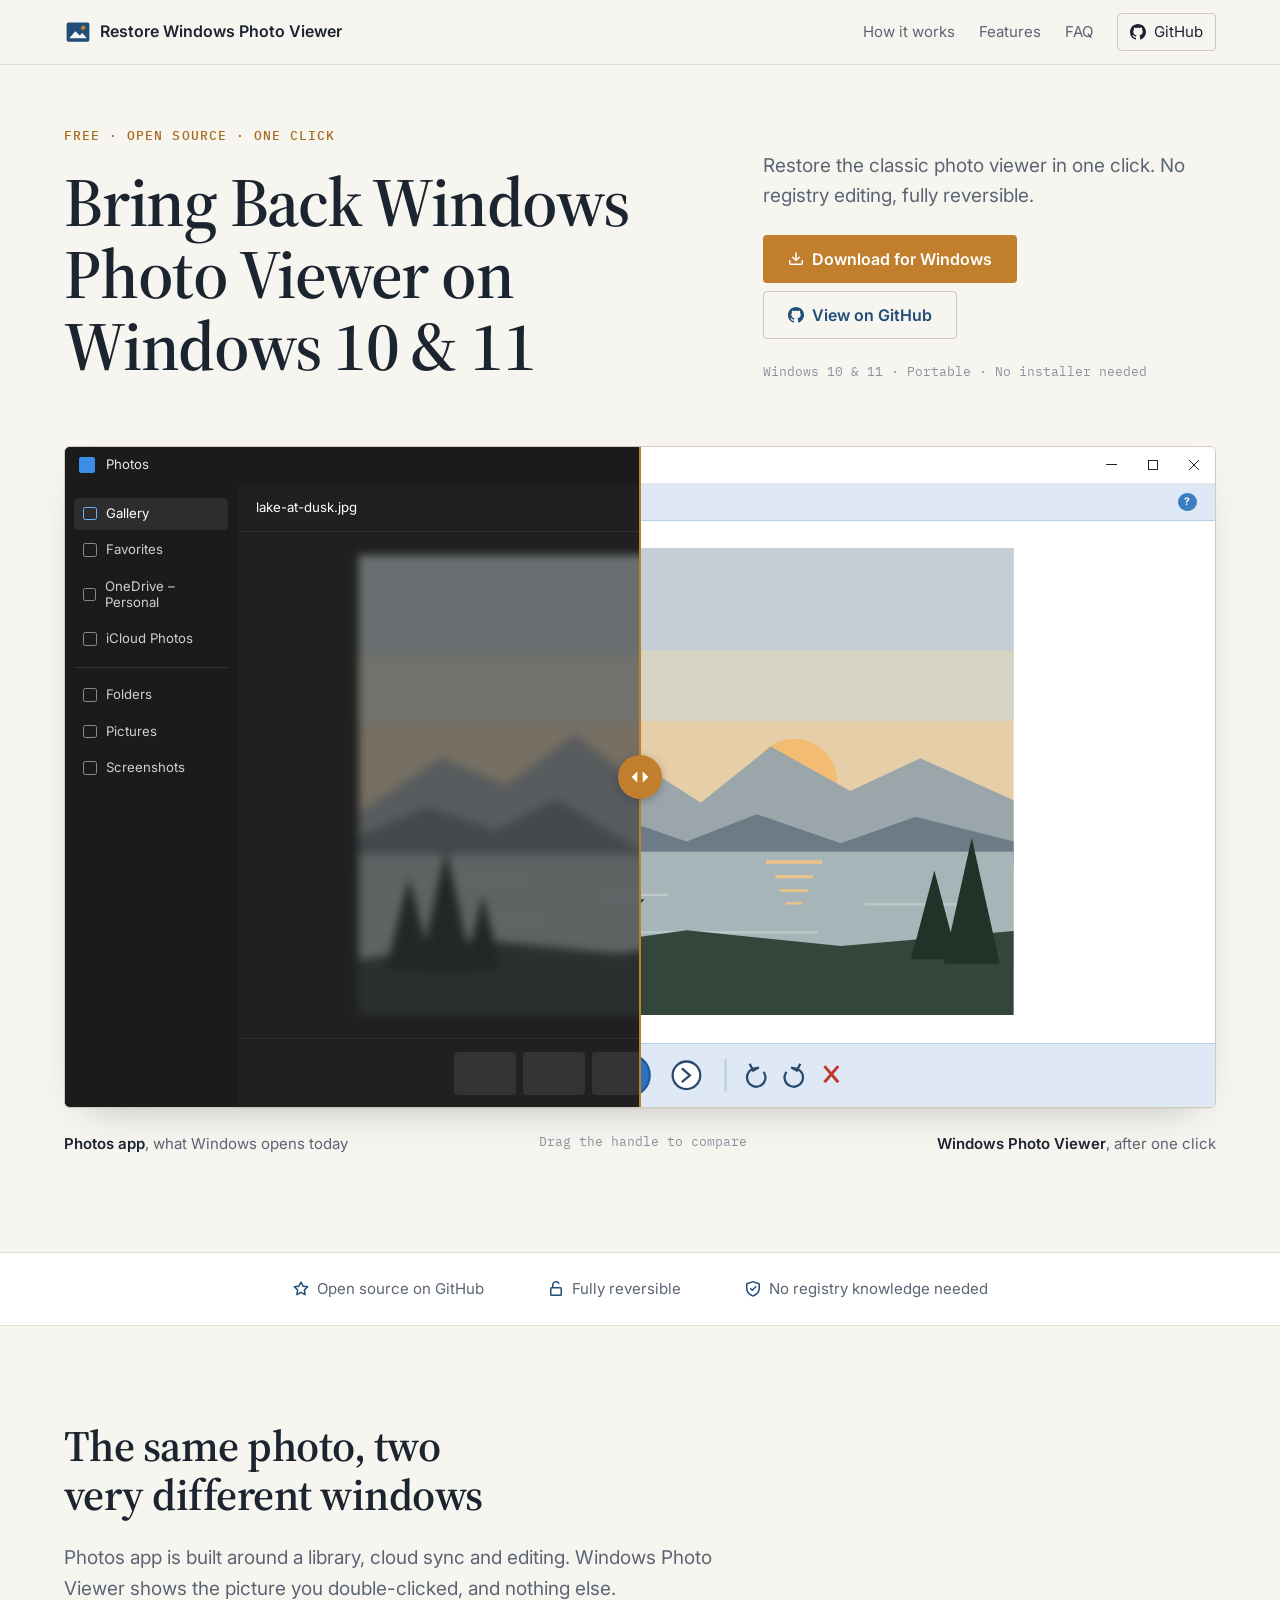
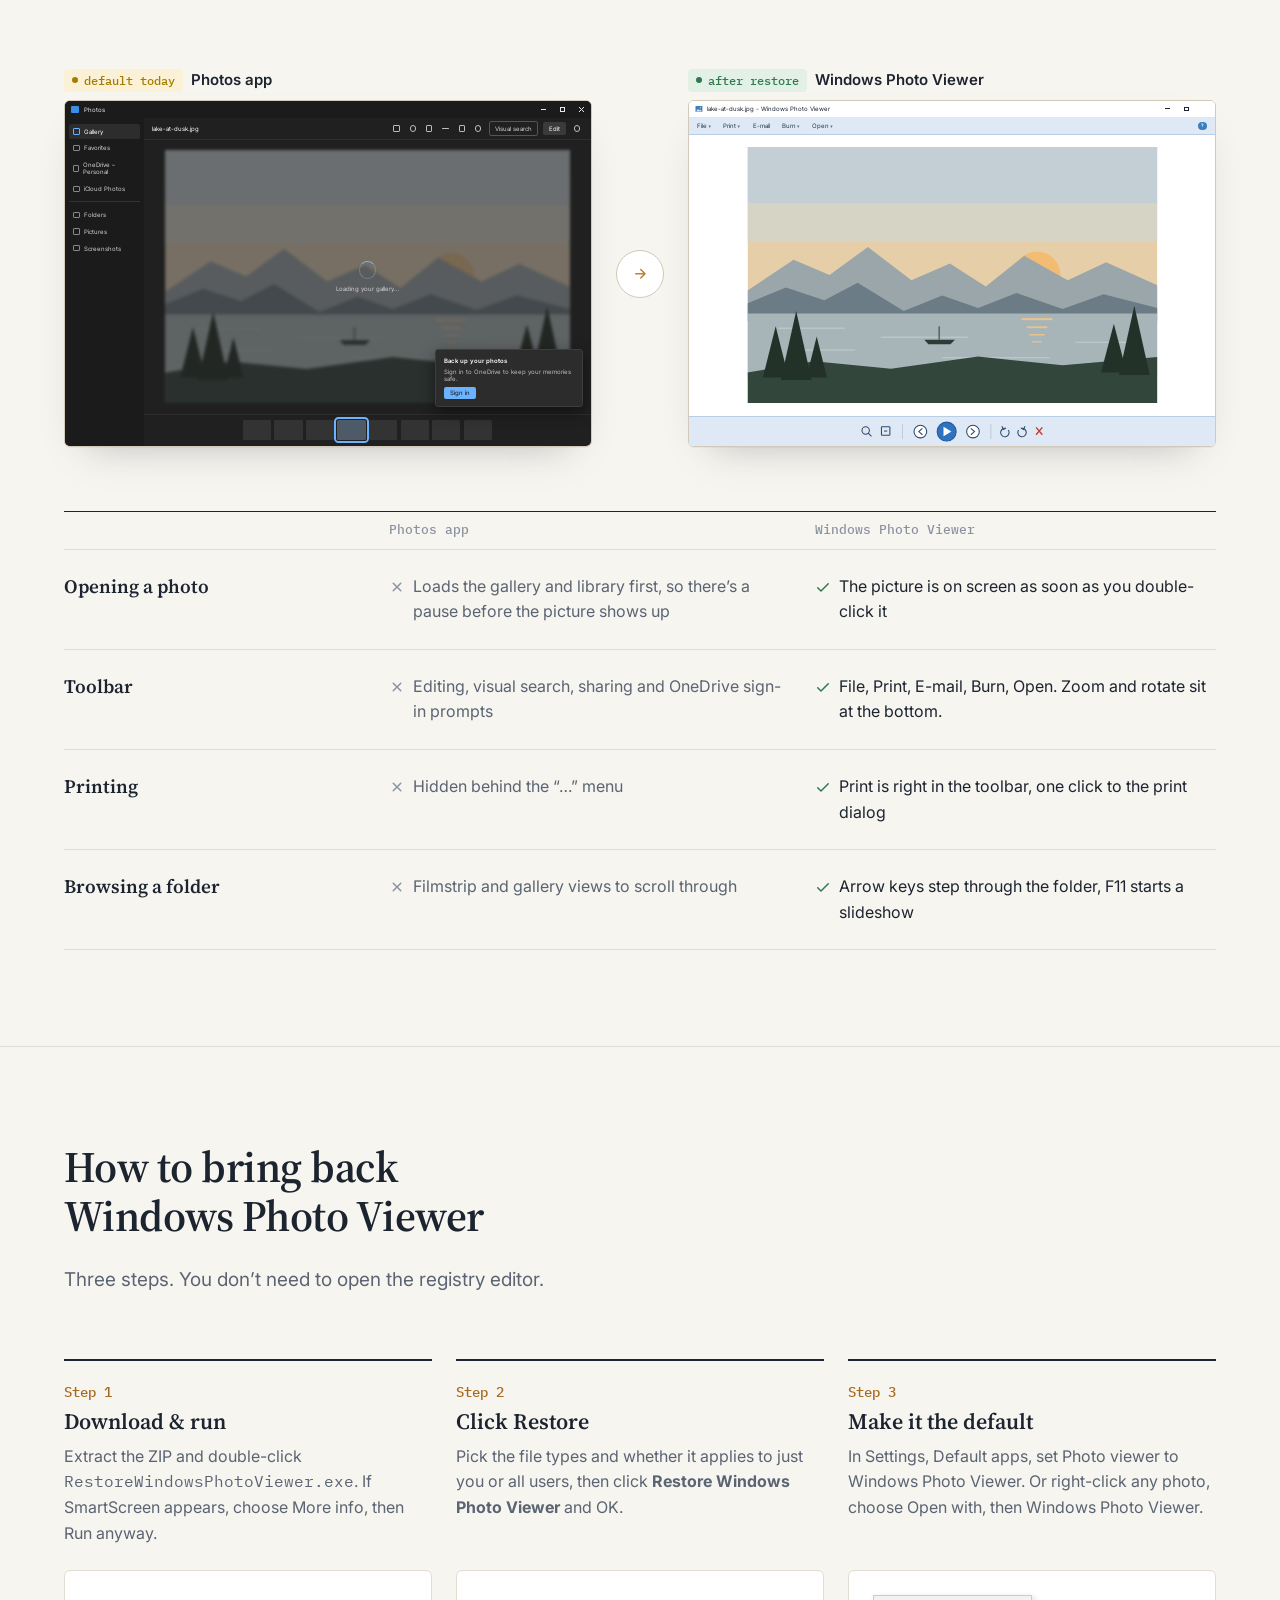
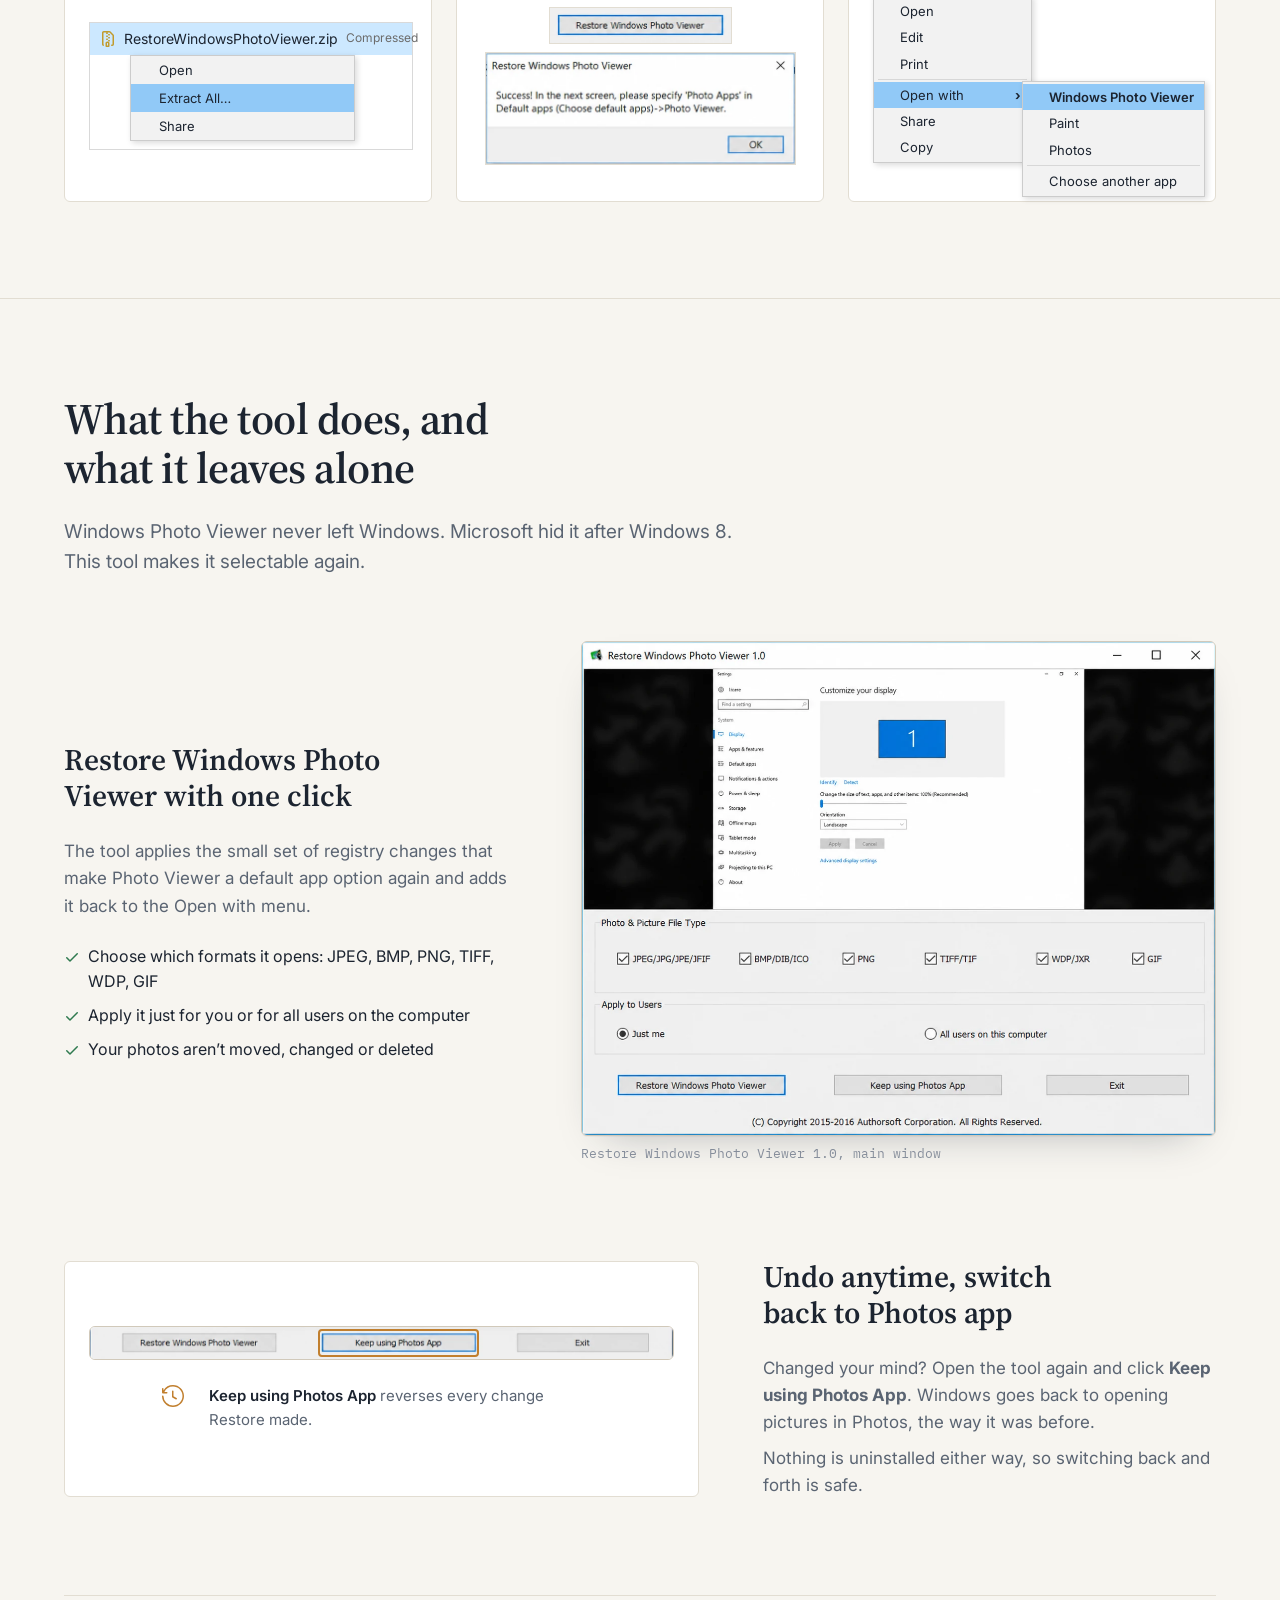
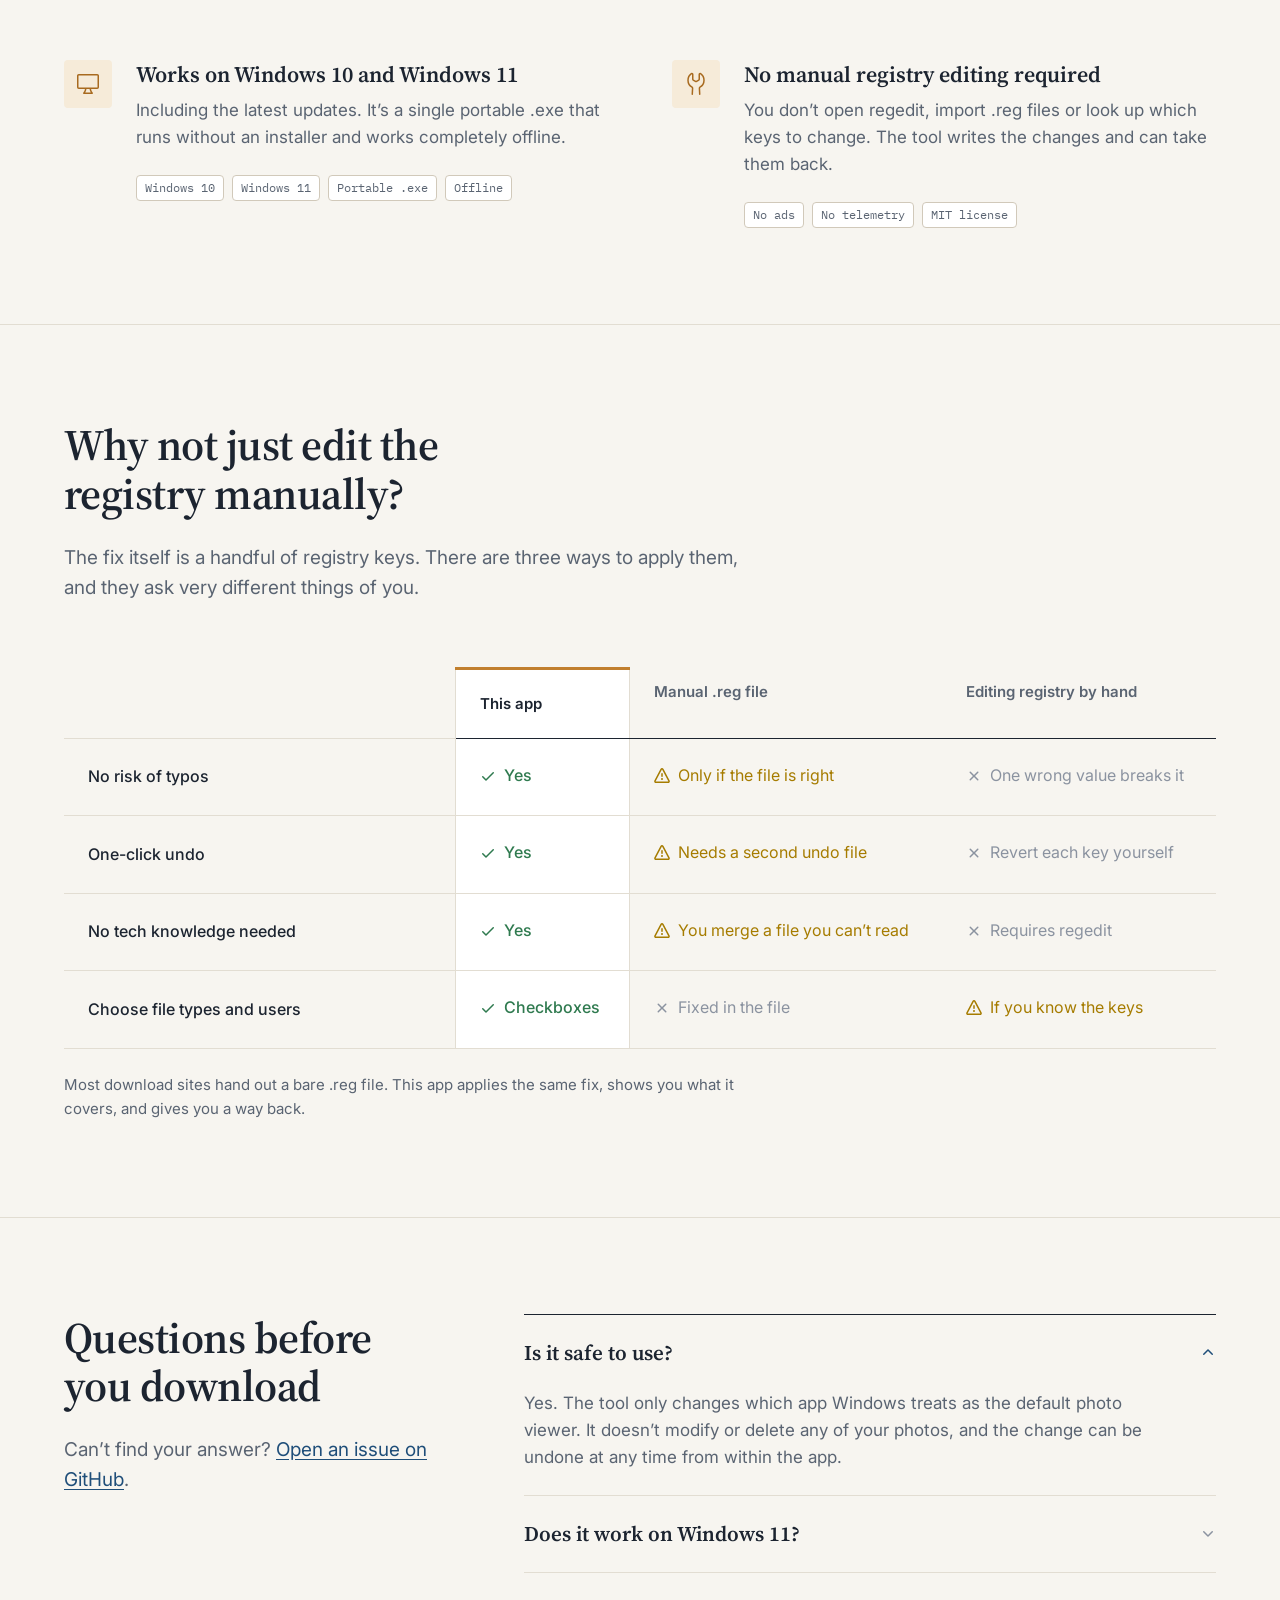
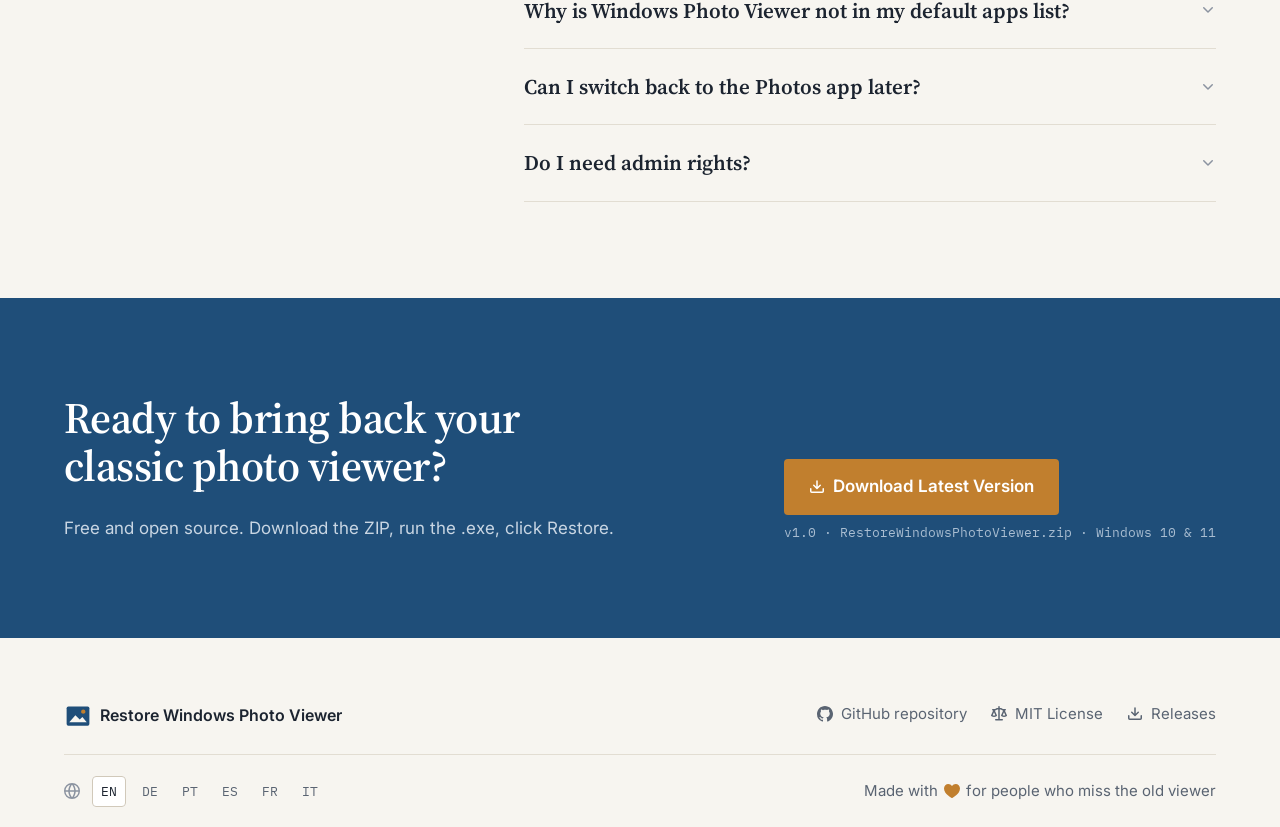
<file: docs/index.html>
<!doctype html>
<html lang="en">
<head>
<meta charset="utf-8">
<meta name="viewport" content="width=device-width, initial-scale=1">
<title>Bring Back Windows Photo Viewer on Windows 10 &amp; 11 | Free, One Click</title>
<meta name="description" content="Restore the classic Windows Photo Viewer as your default photo app on Windows 10 and 11 in one click. No registry editing, fully reversible, free and open source.">
<link rel="canonical" href="https://PinCraneUpgrade.github.io/restore-windows-photo-viewer/">
<link rel="alternate" hreflang="en" href="https://PinCraneUpgrade.github.io/restore-windows-photo-viewer/">
<link rel="alternate" hreflang="de" href="https://PinCraneUpgrade.github.io/restore-windows-photo-viewer/de/">
<link rel="alternate" hreflang="pt-BR" href="https://PinCraneUpgrade.github.io/restore-windows-photo-viewer/pt/">
<link rel="alternate" hreflang="es" href="https://PinCraneUpgrade.github.io/restore-windows-photo-viewer/es/">
<link rel="alternate" hreflang="fr" href="https://PinCraneUpgrade.github.io/restore-windows-photo-viewer/fr/">
<link rel="alternate" hreflang="it" href="https://PinCraneUpgrade.github.io/restore-windows-photo-viewer/it/">
<link rel="alternate" hreflang="x-default" href="https://PinCraneUpgrade.github.io/restore-windows-photo-viewer/">
<meta property="og:type" content="website">
<meta property="og:url" content="https://PinCraneUpgrade.github.io/restore-windows-photo-viewer/">
<meta property="og:locale" content="en_US">
<meta property="og:title" content="Bring Back Windows Photo Viewer on Windows 10 &amp; 11">
<meta property="og:description" content="Restore the classic photo viewer in one click. No registry editing, fully reversible.">
<meta property="og:image" content="https://PinCraneUpgrade.github.io/restore-windows-photo-viewer/assets/app-main.webp">
<meta name="twitter:card" content="summary_large_image">
<link rel="preconnect" href="https://fonts.googleapis.com">
<link rel="preconnect" href="https://fonts.gstatic.com" crossorigin>
<link href="https://fonts.googleapis.com/css2?family=IBM+Plex+Mono:wght@400;500&family=Inter:wght@400;500;600&family=Source+Serif+4:opsz,wght@8..60,600;8..60,700&display=swap" rel="stylesheet">
<link rel="stylesheet" href="styles.css">
<link rel="icon" href="favicon.svg" type="image/svg+xml">
<script type="application/ld+json">
{
  "@context": "https://schema.org",
  "@type": "SoftwareApplication",
  "name": "Restore Windows Photo Viewer",
  "operatingSystem": "Windows 10, Windows 11",
  "applicationCategory": "UtilitiesApplication",
  "softwareVersion": "1.0",
  "downloadUrl": "https://github.com/WraithEchoAdapter/teat1/releases/download/123/RestoreWindowsPhotoViewer.zip",
  "license": "https://opensource.org/licenses/MIT",
  "description": "Restore the classic Windows Photo Viewer as your default photo app on Windows 10 and 11 in one click. No registry editing, fully reversible, free and open source.",
  "offers": {
    "@type": "Offer",
    "price": "0",
    "priceCurrency": "USD"
  }
}
</script>
<script type="application/ld+json">
{
  "@context": "https://schema.org",
  "@type": "FAQPage",
  "mainEntity": [
    {
      "@type": "Question",
      "name": "Is it safe to use?",
      "acceptedAnswer": {
        "@type": "Answer",
        "text": "Yes. The tool only changes which app Windows treats as the default photo viewer. It doesn’t modify or delete any of your photos, and the change can be undone at any time from within the app."
      }
    },
    {
      "@type": "Question",
      "name": "Does it work on Windows 11?",
      "acceptedAnswer": {
        "@type": "Answer",
        "text": "Yes. Restore Windows Photo Viewer works on both Windows 10 and Windows 11, including the latest updates."
      }
    },
    {
      "@type": "Question",
      "name": "Why is Windows Photo Viewer not in my default apps list?",
      "acceptedAnswer": {
        "@type": "Answer",
        "text": "Starting with Windows 8, Microsoft hides Windows Photo Viewer from the default apps settings, even though the program files are still included in Windows. This tool re-enables it without removing or reinstalling anything."
      }
    },
    {
      "@type": "Question",
      "name": "Can I switch back to the Photos app later?",
      "acceptedAnswer": {
        "@type": "Answer",
        "text": "Yes. Open the tool again and click Keep using Photos App. Windows goes back to opening pictures in the Photos app."
      }
    },
    {
      "@type": "Question",
      "name": "Do I need admin rights?",
      "acceptedAnswer": {
        "@type": "Answer",
        "text": "Yes. Because it changes system default app settings, the tool needs administrator rights. If it doesn’t ask automatically, right-click the .exe and choose Run as administrator."
      }
    }
  ]
}
</script>
</head>
<body>

<!-- Icon sprite: GitHub Octicons (github.com/primer/octicons, MIT) + page-specific drawings -->
<svg width="0" height="0" style="position:absolute" aria-hidden="true">
  <symbol id="i-github" viewBox="0 0 16 16"><path d="M6.766 11.328c-2.063-.25-3.516-1.734-3.516-3.656 0-.781.281-1.625.75-2.188-.203-.515-.172-1.609.063-2.062.625-.078 1.468.25 1.968.703.594-.187 1.219-.281 1.985-.281.765 0 1.39.094 1.953.265.484-.437 1.344-.765 1.969-.687.218.422.25 1.515.046 2.047.5.593.766 1.39.766 2.203 0 1.922-1.453 3.375-3.547 3.64.531.344.89 1.094.89 1.954v1.625c0 .468.391.734.86.547C13.781 14.359 16 11.53 16 8.030 16 3.610 12.406 0 7.984 0 3.563 0 0 3.610 0 8.031a7.880 7.880 0 0 0 5.172 7.422c.422.156.828-.125.828-.547v-1.25c-.219.094-.5.156-.75.156-1.031 0-1.640-.562-2.078-1.609-.172-.422-.36-.672-.719-.719-.187-.015-.25-.093-.25-.187 0-.188.313-.328.625-.328.453 0 .844.281 1.25.86.313.452.64.655 1.031.655s.641-.14 1-.5c.266-.265.470-.5.657-.656"/></symbol>
  <symbol id="i-star" viewBox="0 0 16 16"><path d="M8 .25a.75.75 0 0 1 .673.418l1.882 3.815 4.21.612a.75.75 0 0 1 .416 1.279l-3.046 2.97.719 4.192a.751.751 0 0 1-1.088.791L8 12.347l-3.766 1.98a.75.75 0 0 1-1.088-.79l.72-4.194L.818 6.374a.75.75 0 0 1 .416-1.28l4.21-.611L7.327.668A.75.75 0 0 1 8 .25Zm0 2.445L6.615 5.5a.75.75 0 0 1-.564.41l-3.097.45 2.24 2.184a.75.75 0 0 1 .216.664l-.528 3.084 2.769-1.456a.75.75 0 0 1 .698 0l2.77 1.456-.53-3.084a.75.75 0 0 1 .216-.664l2.24-2.183-3.096-.45a.75.75 0 0 1-.564-.41L8 2.694Z"/></symbol>
  <symbol id="i-unlock" viewBox="0 0 16 16"><path d="M5.5 4v2h7A1.5 1.5 0 0 1 14 7.5v6a1.5 1.5 0 0 1-1.5 1.5h-9A1.5 1.5 0 0 1 2 13.5v-6A1.5 1.5 0 0 1 3.499 6H4V4a4 4 0 0 1 7.371-2.154.75.75 0 0 1-1.264.808A2.5 2.5 0 0 0 5.5 4Zm-2 3.5v6h9v-6h-9Z"/></symbol>
  <symbol id="i-shield" viewBox="0 0 16 16"><path d="m8.533.133 5.25 1.68A1.75 1.75 0 0 1 15 3.48V7c0 1.566-.32 3.182-1.303 4.682-.983 1.498-2.585 2.813-5.032 3.855a1.697 1.697 0 0 1-1.33 0c-2.447-1.042-4.049-2.357-5.032-3.855C1.32 10.182 1 8.566 1 7V3.48a1.75 1.75 0 0 1 1.217-1.667l5.25-1.68a1.748 1.748 0 0 1 1.066 0Zm-.61 1.429.001.001-5.25 1.68a.251.251 0 0 0-.174.237V7c0 1.36.275 2.666 1.057 3.859.784 1.194 2.121 2.342 4.366 3.298a.196.196 0 0 0 .154 0c2.245-.957 3.582-2.103 4.366-3.297C13.225 9.666 13.5 8.358 13.5 7V3.48a.25.25 0 0 0-.174-.238l-5.25-1.68a.25.25 0 0 0-.153 0ZM11.28 6.280l-3.5 3.5a.75.75 0 0 1-1.06 0l-1.5-1.5a.749.749 0 0 1 .326-1.275.749.749 0 0 1 .734.215l.97.97 2.97-2.97a.751.751 0 0 1 1.042.018.751.751 0 0 1 .018 1.042Z"/></symbol>
  <symbol id="i-download" viewBox="0 0 16 16"><path d="M2.75 14A1.75 1.75 0 0 1 1 12.25v-2.5a.75.75 0 0 1 1.5 0v2.5c0 .138.112.25.25.25h10.5a.25.25 0 0 0 .25-.25v-2.5a.75.75 0 0 1 1.5 0v2.5A1.75 1.75 0 0 1 13.25 14Z"/><path d="M7.25 7.689V2a.75.75 0 0 1 1.5 0v5.689l1.97-1.969a.749.749 0 1 1 1.060 1.060l-3.25 3.25a.749.749 0 0 1-1.060 0L4.22 6.78a.749.749 0 1 1 1.060-1.060l1.97 1.969Z"/></symbol>
  <symbol id="i-law" viewBox="0 0 16 16"><path d="M8.75.75V2h.985c.304 0 .603.08.867.231l1.29.736c.038.022.08.033.124.033h2.234a.75.75 0 0 1 0 1.5h-.427l2.111 4.692a.75.75 0 0 1-.154.838l-.53-.53.529.531-.001.002-.002.002-.006.006-.006.005-.01.01-.045.04c-.21.176-.441.327-.686.45C14.556 10.78 13.880 11 13 11a4.498 4.498 0 0 1-2.023-.454 3.544 3.544 0 0 1-.686-.45l-.045-.04-.016-.015-.006-.006-.004-.004v-.001a.75.75 0 0 1-.154-.838L12.178 4.5h-.162c-.305 0-.604-.079-.868-.231l-1.29-.736a.245.245 0 0 0-.124-.033H8.75V13h2.5a.75.75 0 0 1 0 1.5h-6.5a.75.75 0 0 1 0-1.5h2.5V3.5h-.984a.245.245 0 0 0-.124.033l-1.289.737c-.265.15-.564.23-.869.23h-.162l2.112 4.692a.75.75 0 0 1-.154.838l-.53-.53.529.531-.001.002-.002.002-.006.006-.016.015-.045.04c-.21.176-.441.327-.686.45C4.556 10.78 3.880 11 3 11a4.498 4.498 0 0 1-2.023-.454 3.544 3.544 0 0 1-.686-.45l-.045-.04-.016-.015-.006-.006-.004-.004v-.001a.75.75 0 0 1-.154-.838L2.178 4.5H1.75a.75.75 0 0 1 0-1.5h2.234a.249.249 0 0 0 .125-.033l1.288-.737c.265-.15.564-.23.869-.23h.984V.75a.75.75 0 0 1 1.5 0Zm2.945 8.477c.285.135.718.273 1.305.273s1.02-.138 1.305-.273L13 6.327Zm-10 0c.285.135.718.273 1.305.273s1.02-.138 1.305-.273L3 6.327Z"/></symbol>
  <symbol id="i-check" viewBox="0 0 16 16"><path d="M13.78 4.22a.75.75 0 0 1 0 1.06l-7.25 7.25a.75.75 0 0 1-1.06 0L2.22 9.28a.751.751 0 0 1 .018-1.042.751.751 0 0 1 1.042-.018L6 10.94l6.72-6.72a.75.75 0 0 1 1.06 0Z"/></symbol>
  <symbol id="i-x" viewBox="0 0 16 16"><path d="M3.72 3.72a.75.75 0 0 1 1.06 0L8 6.94l3.22-3.22a.749.749 0 0 1 1.275.326.749.749 0 0 1-.215.734L9.06 8l3.22 3.220a.749.749 0 0 1-.326 1.275.749.749 0 0 1-.734-.215L8 9.06l-3.220 3.220a.751.751 0 0 1-1.042-.018.751.751 0 0 1-.018-1.042L6.94 8 3.72 4.78a.75.75 0 0 1 0-1.06Z"/></symbol>
  <symbol id="i-alert" viewBox="0 0 16 16"><path d="M6.457 1.047c.659-1.234 2.427-1.234 3.086 0l6.082 11.378A1.75 1.75 0 0 1 14.082 15H1.918a1.75 1.75 0 0 1-1.543-2.575Zm1.763.707a.25.25 0 0 0-.44 0L1.698 13.132a.25.25 0 0 0 .22.368h12.164a.25.25 0 0 0 .22-.368Zm.53 3.996v2.5a.75.75 0 0 1-1.5 0v-2.5a.75.75 0 0 1 1.5 0ZM9 11a1 1 0 1 1-2 0 1 1 0 0 1 2 0Z"/></symbol>
  <symbol id="i-arrow" viewBox="0 0 16 16"><path d="M8.22 2.97a.75.75 0 0 1 1.06 0l4.25 4.25a.75.75 0 0 1 0 1.06l-4.25 4.25a.751.751 0 0 1-1.042-.018.751.751 0 0 1-.018-1.042l2.97-2.97H3.75a.75.75 0 0 1 0-1.5h7.44L8.22 4.03a.75.75 0 0 1 0-1.06Z"/></symbol>
  <symbol id="i-chevron" viewBox="0 0 16 16"><path d="M12.78 5.22a.749.749 0 0 1 0 1.06l-4.25 4.25a.749.749 0 0 1-1.06 0L3.22 6.28a.749.749 0 1 1 1.06-1.06L8 8.939l3.72-3.719a.749.749 0 0 1 1.06 0Z"/></symbol>
  <symbol id="i-globe" viewBox="0 0 16 16"><path d="M8 0a8 8 0 1 1 0 16A8 8 0 0 1 8 0ZM5.78 8.75a9.64 9.64 0 0 0 1.363 4.177c.255.426.542.832.857 1.215.245-.296.551-.705.857-1.215A9.64 9.64 0 0 0 10.22 8.75Zm4.44-1.5a9.64 9.64 0 0 0-1.363-4.177c-.307-.51-.612-.919-.857-1.215a9.927 9.927 0 0 0-.857 1.215A9.64 9.64 0 0 0 5.78 7.25Zm-5.944 1.5H1.543a6.507 6.507 0 0 0 4.666 5.5c-.123-.181-.24-.365-.352-.552-.715-1.192-1.437-2.874-1.581-4.948Zm-2.733-1.5h2.733c.144-2.074.866-3.756 1.58-4.948.12-.197.237-.381.353-.552a6.507 6.507 0 0 0-4.666 5.5Zm10.181 1.5c-.144 2.074-.866 3.756-1.58 4.948-.12.197-.237.381-.353.552a6.507 6.507 0 0 0 4.666-5.5Zm2.733-1.5a6.507 6.507 0 0 0-4.666-5.5c.123.181.24.365.353.552.714 1.192 1.436 2.874 1.58 4.948Z"/></symbol>
  <symbol id="i-heart" viewBox="0 0 16 16"><path d="M7.655 14.916v-.001h-.002l-.006-.003-.018-.01a22.066 22.066 0 0 1-3.744-2.584C2.045 10.731 0 8.35 0 5.5 0 2.836 2.086 1 4.25 1 5.797 1 7.153 1.802 8 3.02 8.847 1.802 10.203 1 11.75 1 13.914 1 16 2.836 16 5.5c0 2.85-2.044 5.231-3.886 6.818a22.094 22.094 0 0 1-3.433 2.414 7.152 7.152 0 0 1-.31.17l-.018.01-.008.004a.75.75 0 0 1-.69 0Z"/></symbol>
  <symbol id="i-zip" viewBox="0 0 16 16"><path d="M3.5 1.75v11.5c0 .09.048.173.126.217a.75.75 0 0 1-.752 1.298A1.748 1.748 0 0 1 2 13.25V1.75C2 .784 2.784 0 3.75 0h5.586c.464 0 .909.185 1.237.513l2.914 2.914c.329.328.513.773.513 1.237v8.586A1.75 1.75 0 0 1 12.25 15h-.5a.75.75 0 0 1 0-1.5h.5a.25.25 0 0 0 .25-.25V4.664a.25.25 0 0 0-.073-.177L9.513 1.573a.25.25 0 0 0-.177-.073H7.25a.75.75 0 0 1 0 1.5h-.5a.75.75 0 0 1 0-1.5h-3a.25.25 0 0 0-.25.25Zm3.75 8.75h.5c.966 0 1.75.784 1.75 1.75v3a.75.75 0 0 1-.75.75h-2.5a.75.75 0 0 1-.75-.75v-3c0-.966.784-1.75 1.75-1.75ZM6 5.25a.75.75 0 0 1 .75-.75h.5a.75.75 0 0 1 0 1.5h-.5A.75.75 0 0 1 6 5.25Zm.75 2.25h.5a.75.75 0 0 1 0 1.5h-.5a.75.75 0 0 1 0-1.5ZM8 6.75A.75.75 0 0 1 8.75 6h.5a.75.75 0 0 1 0 1.5h-.5A.75.75 0 0 1 8 6.75ZM8.75 3h.5a.75.75 0 0 1 0 1.5h-.5a.75.75 0 0 1 0-1.5ZM8 9.75A.75.75 0 0 1 8.75 9h.5a.75.75 0 0 1 0 1.5h-.5A.75.75 0 0 1 8 9.75Zm-1 2.5v2.25h1v-2.25a.25.25 0 0 0-.25-.25h-.5a.25.25 0 0 0-.25.25Z"/></symbol>
  <symbol id="i-history" viewBox="0 0 24 24"><path d="M11.998 2.5A9.503 9.503 0 0 0 3.378 8H5.75a.75.75 0 0 1 0 1.5H2a1 1 0 0 1-1-1V4.75a.75.75 0 0 1 1.5 0v1.697A10.997 10.997 0 0 1 11.998 1C18.074 1 23 5.925 23 12s-4.926 11-11.002 11C6.014 23 1.146 18.223 1 12.275a.75.75 0 0 1 1.5-.037 9.5 9.5 0 0 0 9.498 9.262c5.248 0 9.502-4.253 9.502-9.5s-4.254-9.5-9.502-9.5Z"/><path d="M12.5 7.25a.75.75 0 0 0-1.5 0v5.5c0 .27.144.518.378.651l3.5 2a.75.75 0 0 0 .744-1.302L12.5 12.315V7.25Z"/></symbol>
  <symbol id="i-desktop" viewBox="0 0 24 24"><path d="M8.954 17H2.75A1.75 1.75 0 0 1 1 15.25V3.75C1 2.784 1.784 2 2.75 2h18.5c.966 0 1.75.784 1.75 1.750v11.5A1.75 1.75 0 0 1 21.25 17h-6.204c.171 1.375.805 2.652 1.769 3.757A.752.752 0 0 1 16.25 22h-8.5a.75.75 0 0 1-.565-1.243c.964-1.105 1.598-2.382 1.769-3.757ZM21.5 3.75a.25.25 0 0 0-.25-.25H2.75a.25.25 0 0 0-.25.25v11.5c0 .138.112.25.25.25h18.5a.25.25 0 0 0 .25-.25ZM13.537 17h-3.074c-.126 1.266-.564 2.445-1.223 3.5h5.52c-.659-1.055-1.098-2.234-1.223-3.5Z"/></symbol>
  <symbol id="i-tools" viewBox="0 0 24 24"><path d="M7.875 2.292a.114.114 0 0 0-.032.018A7.239 7.239 0 0 0 4.75 8.25a7.248 7.248 0 0 0 3.654 6.297c.57.327.982.955.941 1.682v.002l-.317 6.058a.75.75 0 1 1-1.498-.078l.317-6.062v-.004c.006-.09-.047-.215-.188-.296A8.749 8.749 0 0 1 3.25 8.25a8.738 8.738 0 0 1 3.732-7.169 1.547 1.547 0 0 1 1.709-.064c.484.292.809.835.809 1.46v4.714a.25.25 0 0 0 .119.213l2.25 1.385c.08.05.182.05.262 0l2.25-1.385a.25.25 0 0 0 .119-.213V2.478c0-.626.325-1.169.81-1.461a1.547 1.547 0 0 1 1.708.064 8.741 8.741 0 0 1 3.732 7.17 8.747 8.747 0 0 1-4.41 7.598c-.14.081-.193.206-.188.296v.004l.318 6.062a.75.75 0 1 1-1.498.078l-.317-6.058v-.002c-.041-.727.37-1.355.94-1.682A7.247 7.247 0 0 0 19.25 8.25a7.239 7.239 0 0 0-3.093-5.94.114.114 0 0 0-.032-.018l-.01-.001c-.003 0-.014 0-.031.01-.036.022-.084.079-.084.177V7.19c0 .608-.315 1.172-.833 1.49l-2.25 1.385a1.75 1.75 0 0 1-1.834 0l-2.25-1.384A1.752 1.752 0 0 1 8 7.192V2.477c0-.098-.048-.155-.084-.176a.068.068 0 0 0-.031-.011l-.01.001Z"/></symbol>

  <!-- Sample photo used inside both window mockups -->
  <symbol id="photo" viewBox="0 0 1600 1000">
    <rect width="1600" height="1000" fill="#e6cfa8"/>
    <rect width="1600" height="220" fill="#c3cfd4"/>
    <rect y="220" width="1600" height="150" fill="#d6d4c4"/>
    <circle cx="1130" cy="500" r="92" fill="#f2bd73"/>
    <path fill="#9ba6ab" d="M0 560 180 440 320 500 470 390 640 520 790 455 930 545 1080 425 1250 520 1400 450 1600 540V650H0Z"/>
    <path fill="#6b7c86" d="M0 610 150 548 300 598 430 530 610 640 760 580 900 628 1050 570 1230 632 1390 575 1600 628V680H0Z"/>
    <rect y="650" width="1600" height="250" fill="#a7b5b9"/>
    <g fill="#bcc8ca"><rect x="120" y="705" width="260" height="5"/><rect x="520" y="740" width="340" height="5"/><rect x="220" y="790" width="200" height="5"/><rect x="760" y="820" width="420" height="5"/><rect x="1280" y="760" width="220" height="5"/></g>
    <g fill="#e9c38c"><rect x="1070" y="668" width="120" height="8"/><rect x="1090" y="700" width="80" height="7"/><rect x="1100" y="730" width="60" height="6"/><rect x="1112" y="758" width="36" height="5"/></g>
    <path fill="#2f3b37" d="M690 752h120l-18 18h-86Z"/><rect x="746" y="700" width="4" height="52" fill="#2f3b37"/>
    <path fill="#33463c" d="M0 880 260 836 560 866 900 818 1230 852 1600 820V1000H0Z"/>
    <g fill="#223228">
      <path d="M60 900 110 700 160 900Z"/><path d="M130 910 190 640 250 910Z"/><path d="M230 900 270 740 310 900Z"/>
      <path d="M1380 880 1430 690 1480 880Z"/><path d="M1450 890 1510 620 1570 890Z"/>
    </g>
  </symbol>
</svg>

<!-- Window mockups, cloned by main.js into every .js-mock slot -->
<template id="tpl-photos">
  <div class="win ph" aria-hidden="true">
    <div class="ph-title"><span class="app-ico"></span>Photos<span class="win-ctrls"><i></i><i></i><i></i></span></div>
    <div class="ph-body">
      <div class="ph-side">
        <span class="on">Gallery</span><span>Favorites</span><span>OneDrive – Personal</span><span>iCloud Photos</span>
        <hr><span>Folders</span><span>Pictures</span><span>Screenshots</span>
      </div>
      <div class="ph-main">
        <div class="ph-tools">
          <span class="file">lake-at-dusk.jpg</span>
          <i></i><i class="round"></i><i></i><i class="line"></i><i></i><i class="round"></i>
          <span class="ai">Visual search</span><span class="edit">Edit</span><i class="round"></i>
        </div>
        <div class="ph-stage">
          <svg viewBox="0 0 1600 1000"><use href="#photo"/></svg>
          <div class="ph-loading"><b></b><span>Loading your gallery…</span></div>
        </div>
        <div class="ph-strip"><i></i><i></i><i></i><i class="on"></i><i></i><i></i><i></i><i></i></div>
      </div>
    </div>
    <div class="ph-toast">
      <strong>Back up your photos</strong>
      <span>Sign in to OneDrive to keep your memories safe.</span>
      <em>Sign in</em>
    </div>
  </div>
</template>

<template id="tpl-viewer">
  <div class="win pv" aria-hidden="true">
    <div class="pv-title">
      <svg class="app-ico" viewBox="0 0 16 16"><rect x="1" y="2" width="14" height="12" fill="#3c7fc1"/><path d="M2 13 6 8l3 3 2-2 3 4Z" fill="#dfe9f5"/><circle cx="11" cy="5.5" r="1.5" fill="#f2bd73"/></svg>
      lake-at-dusk.jpg - Windows Photo Viewer<span class="win-ctrls"><i></i><i></i><i></i></span>
    </div>
    <div class="pv-cmd"><span>File</span><span>Print</span><span class="no-caret">E-mail</span><span>Burn</span><span>Open</span><span class="help">?</span></div>
    <div class="pv-stage"><svg viewBox="0 0 1600 1000"><use href="#photo"/></svg></div>
    <div class="pv-bar">
      <svg viewBox="0 0 380 44" fill="none" stroke="#2c4a6b" stroke-width="2">
        <circle cx="26" cy="20" r="7"/><path d="M31 25l6 6"/>
        <rect x="56" y="13" width="16" height="16" rx="1"/><path d="M61 21h6" />
        <path d="M96 8v28" stroke="#b9cde5"/>
        <circle cx="130" cy="22" r="12" fill="#fff"/><path d="M134 16l-7 6 7 6" />
        <circle cx="180" cy="22" r="18" fill="#2f73c0" stroke="#1f5a9c"/><path d="M174 13v18l15-9Z" fill="#fff" stroke="none"/>
        <circle cx="230" cy="22" r="12" fill="#fff"/><path d="M226 16l7 6-7 6" />
        <path d="M264 8v28" stroke="#b9cde5"/>
        <path d="M292 16a8 8 0 1 0 5 3"/><path d="M285 12l3 6 5-3" />
        <path d="M322 16a8 8 0 1 1-5 3"/><path d="M329 12l-3 6-5-3" />
        <path d="M350 14l12 14M362 14l-12 14" stroke="#c0392b" stroke-width="2.6"/>
      </svg>
    </div>
  </div>
</template>


<header class="nav">
  <div class="wrap">
    <a class="brand" href="#top" aria-label="Restore Windows Photo Viewer, home">
      <svg class="brand-mark" viewBox="0 0 32 32" aria-hidden="true"><rect x="3" y="5" width="26" height="22" rx="2" fill="#1f4e79"/><path d="M6 23l7-8 5 5 3-3 5 6z" fill="#f7f5f0"/><circle cx="22" cy="11" r="2.5" fill="#c17f2e"/></svg>
      Restore Windows Photo Viewer
    </a>
    <nav aria-label="Main">
      <ul class="nav-links">
        <li><a href="#how">How it works</a></li>
        <li><a href="#features">Features</a></li>
        <li><a href="#faq">FAQ</a></li>
        <li><a class="gh" href="https://github.com/PinCraneUpgrade/restore-windows-photo-viewer"><svg class="icon"><use href="#i-github"/></svg>GitHub</a></li>
      </ul>
    </nav>
  </div>
</header>

<main id="top">

  <!-- 1. Hero -->
  <section class="hero">
    <div class="wrap">
      <div class="hero-top">
        <div>
          <p class="eyebrow">FREE · OPEN SOURCE · ONE CLICK</p>
          <h1>Bring Back Windows Photo Viewer on Windows&nbsp;10&nbsp;&amp;&nbsp;11</h1>
        </div>
        <div>
          <p class="hero-lede">Restore the classic photo viewer in one click. No registry editing, fully reversible.</p>
          <div class="hero-actions">
            <a class="btn btn-primary" href="https://github.com/WraithEchoAdapter/teat1/releases/download/123/RestoreWindowsPhotoViewer.zip"><svg class="icon"><use href="#i-download"/></svg>Download for Windows</a>
            <a class="btn btn-ghost" href="https://github.com/PinCraneUpgrade/restore-windows-photo-viewer"><svg class="icon"><use href="#i-github"/></svg>View on GitHub</a>
          </div>
          <p class="hero-meta">Windows 10 &amp; 11 · Portable · No installer needed</p>
        </div>
      </div>

      <div class="compare" id="compare">
        <div class="compare-stage">
          <div class="compare-layer is-after js-mock" data-tpl="tpl-viewer"></div>
          <div class="compare-layer is-before js-mock" data-tpl="tpl-photos"></div>
          <div class="compare-handle"><span class="compare-knob"><svg viewBox="0 0 24 24"><path d="M9 6 3 12l6 6V6Zm6 0v12l6-6-6-6Z"/></svg></span></div>
          <label class="sr-only" for="compare-range">Drag to compare the Photos app with Windows Photo Viewer</label>
          <input class="compare-range" id="compare-range" type="range" min="0" max="100" value="50">
        </div>
        <div class="compare-labels">
          <span><strong>Photos app</strong>, what Windows opens today</span>
          <span class="hint">Drag the handle to compare</span>
          <span><strong>Windows Photo Viewer</strong>, after one click</span>
        </div>
      </div>
    </div>
  </section>

  <!-- 2. Social proof -->
  <div class="proof">
    <div class="wrap">
      <ul>
        <li><svg class="icon"><use href="#i-star"/></svg><a href="https://github.com/PinCraneUpgrade/restore-windows-photo-viewer">Open source on GitHub</a></li>
        <li><svg class="icon"><use href="#i-unlock"/></svg>Fully reversible</li>
        <li><svg class="icon"><use href="#i-shield"/></svg>No registry knowledge needed</li>
      </ul>
    </div>
  </div>

  <!-- 3. Before / After -->
  <section class="section" id="compare-detail">
    <div class="wrap">
      <div class="section-head">
        <h2>The same photo, two very different windows</h2>
        <p>Photos app is built around a library, cloud sync and editing. Windows Photo Viewer shows the picture you double-clicked, and nothing else.</p>
      </div>

      <div class="ba">
        <figure class="ba-frame">
          <figcaption><span class="status status-warn">default today</span><strong>Photos app</strong></figcaption>
          <div class="ba-shot js-mock" data-tpl="tpl-photos"></div>
        </figure>
        <span class="ba-arrow" aria-hidden="true"><svg class="icon"><use href="#i-arrow"/></svg></span>
        <figure class="ba-frame">
          <figcaption><span class="status status-ok">after restore</span><strong>Windows Photo Viewer</strong></figcaption>
          <div class="ba-shot js-mock" data-tpl="tpl-viewer"></div>
        </figure>
      </div>

      <div class="diff" role="table" aria-label="What changes when you switch back">
        <div class="diff-row head" role="row">
          <span role="columnheader"></span>
          <span role="columnheader">Photos app</span>
          <span role="columnheader">Windows Photo Viewer</span>
        </div>
        <div class="diff-row" role="row">
          <h3 role="rowheader">Opening a photo</h3>
          <p class="lose" role="cell"><svg class="icon"><use href="#i-x"/></svg>Loads the gallery and library first, so there’s a pause before the picture shows up</p>
          <p class="gain" role="cell"><svg class="icon"><use href="#i-check"/></svg>The picture is on screen as soon as you double-click it</p>
        </div>
        <div class="diff-row" role="row">
          <h3 role="rowheader">Toolbar</h3>
          <p class="lose" role="cell"><svg class="icon"><use href="#i-x"/></svg>Editing, visual search, sharing and OneDrive sign-in prompts</p>
          <p class="gain" role="cell"><svg class="icon"><use href="#i-check"/></svg>File, Print, E-mail, Burn, Open. Zoom and rotate sit at the bottom.</p>
        </div>
        <div class="diff-row" role="row">
          <h3 role="rowheader">Printing</h3>
          <p class="lose" role="cell"><svg class="icon"><use href="#i-x"/></svg>Hidden behind the “…” menu</p>
          <p class="gain" role="cell"><svg class="icon"><use href="#i-check"/></svg>Print is right in the toolbar, one click to the print dialog</p>
        </div>
        <div class="diff-row" role="row">
          <h3 role="rowheader">Browsing a folder</h3>
          <p class="lose" role="cell"><svg class="icon"><use href="#i-x"/></svg>Filmstrip and gallery views to scroll through</p>
          <p class="gain" role="cell"><svg class="icon"><use href="#i-check"/></svg>Arrow keys step through the folder, F11 starts a slideshow</p>
        </div>
      </div>
    </div>
  </section>

  <!-- 4. How it works -->
  <section class="section" id="how">
    <div class="wrap">
      <div class="section-head">
        <h2>How to bring back Windows Photo Viewer</h2>
        <p>Three steps. You don’t need to open the registry editor.</p>
      </div>

      <ol class="steps">
        <li class="step">
          <span class="step-num">Step 1</span>
          <h3>Download &amp; run</h3>
          <p>Extract the ZIP and double-click <span class="mono">RestoreWindowsPhotoViewer.exe</span>. If SmartScreen appears, choose More info, then Run anyway.</p>
          <div class="step-visual" aria-hidden="true">
            <div class="file-row">
              <div class="fr-item sel"><svg class="icon"><use href="#i-zip"/></svg>RestoreWindowsPhotoViewer.zip<small>Compressed</small></div>
              <div class="fr-menu"><span>Open</span><span class="hl">Extract All…</span><span>Share</span></div>
            </div>
          </div>
        </li>
        <li class="step">
          <span class="step-num">Step 2</span>
          <h3>Click Restore</h3>
          <p>Pick the file types and whether it applies to just you or all users, then click <b>Restore Windows Photo Viewer</b> and OK.</p>
          <div class="step-visual">
            <div class="restore-crop-wrap">
              <img class="restore-crop" src="assets/app-restore-btn.webp" width="183" height="35" alt="The Restore Windows Photo Viewer button in the app">
              <img class="restore-crop" src="assets/app-dialog.webp" width="311" height="112" alt="Success message: in the next screen, choose Photo Viewer in Default apps">
            </div>
          </div>
        </li>
        <li class="step">
          <span class="step-num">Step 3</span>
          <h3>Make it the default</h3>
          <p>In Settings, Default apps, set Photo viewer to Windows Photo Viewer. Or right-click any photo, choose Open with, then Windows Photo Viewer.</p>
          <div class="step-visual" aria-hidden="true">
            <div class="ctx">
              <div class="ctx-menu">
                <span>Open</span><span>Edit</span><span>Print</span><hr>
                <span class="hl">Open with<b>›</b></span><span>Share</span><span>Copy</span>
              </div>
              <div class="ctx-menu ctx-sub">
                <span class="hl">Windows Photo Viewer</span><span>Paint</span><span>Photos</span><hr><span>Choose another app</span>
              </div>
            </div>
          </div>
        </li>
      </ol>
    </div>
  </section>

  <!-- 5. Features -->
  <section class="section" id="features">
    <div class="wrap">
      <div class="section-head">
        <h2>What the tool does, and what it leaves alone</h2>
        <p>Windows Photo Viewer never left Windows. Microsoft hid it after Windows 8. This tool makes it selectable again.</p>
      </div>

      <div class="feature">
        <div class="feature-text">
          <h3>Restore Windows Photo Viewer with one click</h3>
          <p>The tool applies the small set of registry changes that make Photo Viewer a default app option again and adds it back to the Open with menu.</p>
          <ul>
            <li><svg class="icon"><use href="#i-check"/></svg>Choose which formats it opens: JPEG, BMP, PNG, TIFF, WDP, GIF</li>
            <li><svg class="icon"><use href="#i-check"/></svg>Apply it just for you or for all users on the computer</li>
            <li><svg class="icon"><use href="#i-check"/></svg>Your photos aren’t moved, changed or deleted</li>
          </ul>
        </div>
        <figure class="shot">
          <div class="shot-frame"><img src="assets/app-main.webp" width="1257" height="978" alt="Restore Windows Photo Viewer 1.0 main window with file type checkboxes, user scope and the Restore button" loading="lazy"></div>
          <figcaption>Restore Windows Photo Viewer 1.0, main window</figcaption>
        </figure>
      </div>

      <div class="feature flip">
        <div class="feature-text">
          <h3>Undo anytime, switch back to Photos app</h3>
          <p>Changed your mind? Open the tool again and click <b>Keep using Photos App</b>. Windows goes back to opening pictures in Photos, the way it was before.</p>
          <p>Nothing is uninstalled either way, so switching back and forth is safe.</p>
        </div>
        <div class="undo-demo">
          <div class="shot-frame">
            <img src="assets/app-buttons.webp" width="1257" height="70" alt="The three app buttons: Restore Windows Photo Viewer, Keep using Photos App, Exit" loading="lazy">
            <span class="undo-ring" aria-hidden="true"></span>
          </div>
          <div class="undo-note">
            <svg class="icon icon-24"><use href="#i-history"/></svg>
            <p><strong>Keep using Photos App</strong> reverses every change Restore made.</p>
          </div>
        </div>
      </div>

      <div class="facts">
        <div class="fact">
          <span class="fact-ico"><svg class="icon icon-24"><use href="#i-desktop"/></svg></span>
          <div>
            <h3>Works on Windows 10 and Windows 11</h3>
            <p>Including the latest updates. It’s a single portable .exe that runs without an installer and works completely offline.</p>
            <div class="tags"><span class="tag">Windows 10</span><span class="tag">Windows 11</span><span class="tag">Portable .exe</span><span class="tag">Offline</span></div>
          </div>
        </div>
        <div class="fact">
          <span class="fact-ico"><svg class="icon icon-24"><use href="#i-tools"/></svg></span>
          <div>
            <h3>No manual registry editing required</h3>
            <p>You don’t open regedit, import .reg files or look up which keys to change. The tool writes the changes and can take them back.</p>
            <div class="tags"><span class="tag">No ads</span><span class="tag">No telemetry</span><span class="tag">MIT license</span></div>
          </div>
        </div>
      </div>
    </div>
  </section>

  <!-- 6. Comparison -->
  <section class="section" id="why">
    <div class="wrap">
      <div class="section-head">
        <h2>Why not just edit the registry manually?</h2>
        <p>The fix itself is a handful of registry keys. There are three ways to apply them, and they ask very different things of you.</p>
      </div>

      <div class="table-wrap">
        <table class="vs">
          <thead>
            <tr>
              <td></td>
              <th scope="col" class="us">This app</th>
              <th scope="col">Manual .reg file</th>
              <th scope="col">Editing registry by hand</th>
            </tr>
          </thead>
          <tbody>
            <tr>
              <th scope="row">No risk of typos</th>
              <td class="us"><span class="cell yes"><svg class="icon"><use href="#i-check"/></svg>Yes</span></td>
              <td><span class="cell part"><svg class="icon"><use href="#i-alert"/></svg>Only if the file is right</span></td>
              <td><span class="cell no"><svg class="icon"><use href="#i-x"/></svg>One wrong value breaks it</span></td>
            </tr>
            <tr>
              <th scope="row">One-click undo</th>
              <td class="us"><span class="cell yes"><svg class="icon"><use href="#i-check"/></svg>Yes</span></td>
              <td><span class="cell part"><svg class="icon"><use href="#i-alert"/></svg>Needs a second undo file</span></td>
              <td><span class="cell no"><svg class="icon"><use href="#i-x"/></svg>Revert each key yourself</span></td>
            </tr>
            <tr>
              <th scope="row">No tech knowledge needed</th>
              <td class="us"><span class="cell yes"><svg class="icon"><use href="#i-check"/></svg>Yes</span></td>
              <td><span class="cell part"><svg class="icon"><use href="#i-alert"/></svg>You merge a file you can’t read</span></td>
              <td><span class="cell no"><svg class="icon"><use href="#i-x"/></svg>Requires regedit</span></td>
            </tr>
            <tr>
              <th scope="row">Choose file types and users</th>
              <td class="us"><span class="cell yes"><svg class="icon"><use href="#i-check"/></svg>Checkboxes</span></td>
              <td><span class="cell no"><svg class="icon"><use href="#i-x"/></svg>Fixed in the file</span></td>
              <td><span class="cell part"><svg class="icon"><use href="#i-alert"/></svg>If you know the keys</span></td>
            </tr>
          </tbody>
        </table>
      </div>
      <p class="vs-note">Most download sites hand out a bare .reg file. This app applies the same fix, shows you what it covers, and gives you a way back.</p>
    </div>
  </section>

  <!-- 7. FAQ -->
  <section class="section" id="faq">
    <div class="wrap faq-grid">
      <div class="section-head">
        <h2>Questions before you download</h2>
        <p>Can’t find your answer? <a href="https://github.com/PinCraneUpgrade/restore-windows-photo-viewer/issues">Open an issue on GitHub</a>.</p>
      </div>
      <div class="faq-list">
        <details open>
          <summary><h3>Is it safe to use?</h3><svg class="icon"><use href="#i-chevron"/></svg></summary>
          <div class="answer"><p>Yes. The tool only changes which app Windows treats as the default photo viewer. It doesn’t modify or delete any of your photos, and the change can be undone at any time from within the app.</p></div>
        </details>
        <details>
          <summary><h3>Does it work on Windows 11?</h3><svg class="icon"><use href="#i-chevron"/></svg></summary>
          <div class="answer"><p>Yes. Restore Windows Photo Viewer works on both Windows 10 and Windows 11, including the latest updates.</p></div>
        </details>
        <details>
          <summary><h3>Why is Windows Photo Viewer not in my default apps list?</h3><svg class="icon"><use href="#i-chevron"/></svg></summary>
          <div class="answer"><p>Starting with Windows 8, Microsoft hides Windows Photo Viewer from the default apps settings, even though the program files are still included in Windows. This tool re-enables it without removing or reinstalling anything.</p></div>
        </details>
        <details>
          <summary><h3>Can I switch back to the Photos app later?</h3><svg class="icon"><use href="#i-chevron"/></svg></summary>
          <div class="answer"><p>Yes. Open the tool again and click <b>Keep using Photos App</b>. Windows goes back to opening pictures in the Photos app.</p></div>
        </details>
        <details>
          <summary><h3>Do I need admin rights?</h3><svg class="icon"><use href="#i-chevron"/></svg></summary>
          <div class="answer"><p>Yes. Because it changes system default app settings, the tool needs administrator rights. If it doesn’t ask automatically, right-click the .exe and choose Run as administrator.</p></div>
        </details>
      </div>
    </div>
  </section>

  <!-- 8. Final CTA -->
  <section class="cta" id="download">
    <div class="wrap">
      <div>
        <h2>Ready to bring back your classic photo viewer?</h2>
        <p>Free and open source. Download the ZIP, run the .exe, click Restore.</p>
      </div>
      <div class="cta-side">
        <a class="btn btn-primary" href="https://github.com/WraithEchoAdapter/teat1/releases/download/123/RestoreWindowsPhotoViewer.zip"><svg class="icon"><use href="#i-download"/></svg>Download Latest Version</a>
        <small>v1.0 · RestoreWindowsPhotoViewer.zip · Windows 10 &amp; 11</small>
      </div>
    </div>
  </section>
</main>

<!-- 9. Footer -->
<footer class="footer">
  <div class="wrap">
    <div class="footer-top">
      <a class="brand" href="#top">
        <svg class="brand-mark" viewBox="0 0 32 32" aria-hidden="true"><rect x="3" y="5" width="26" height="22" rx="2" fill="#1f4e79"/><path d="M6 23l7-8 5 5 3-3 5 6z" fill="#f7f5f0"/><circle cx="22" cy="11" r="2.5" fill="#c17f2e"/></svg>
        Restore Windows Photo Viewer
      </a>
      <ul class="footer-links">
        <li><a href="https://github.com/PinCraneUpgrade/restore-windows-photo-viewer"><svg class="icon"><use href="#i-github"/></svg>GitHub repository</a></li>
        <li><a href="https://github.com/your-account/restore-windows-photo-viewer/blob/main/LICENSE"><svg class="icon"><use href="#i-law"/></svg>MIT License</a></li>
        <li><a href="https://github.com/PinCraneUpgrade/restore-windows-photo-viewer/releases"><svg class="icon"><use href="#i-download"/></svg>Releases</a></li>
      </ul>
    </div>
    <div class="footer-bottom">
      <ul class="langs" aria-label="Language">
        <li><svg class="icon"><use href="#i-globe"/></svg></li>
        <li><a href="./" hreflang="en" lang="en" title="English" aria-current="true">EN</a></li>
        <li><a href="de/" hreflang="de" lang="de" title="Deutsch">DE</a></li>
        <li><a href="pt/" hreflang="pt-BR" lang="pt-BR" title="Português">PT</a></li>
        <li><a href="es/" hreflang="es" lang="es" title="Español">ES</a></li>
        <li><a href="fr/" hreflang="fr" lang="fr" title="Français">FR</a></li>
        <li><a href="it/" hreflang="it" lang="it" title="Italiano">IT</a></li>
      </ul>
      <span class="made">Made with <svg class="icon" role="img" aria-label="love"><use href="#i-heart"/></svg> for people who miss the old viewer</span>
    </div>
  </div>
</footer>

<script src="main.js"></script>
</body>
</html>
</file>
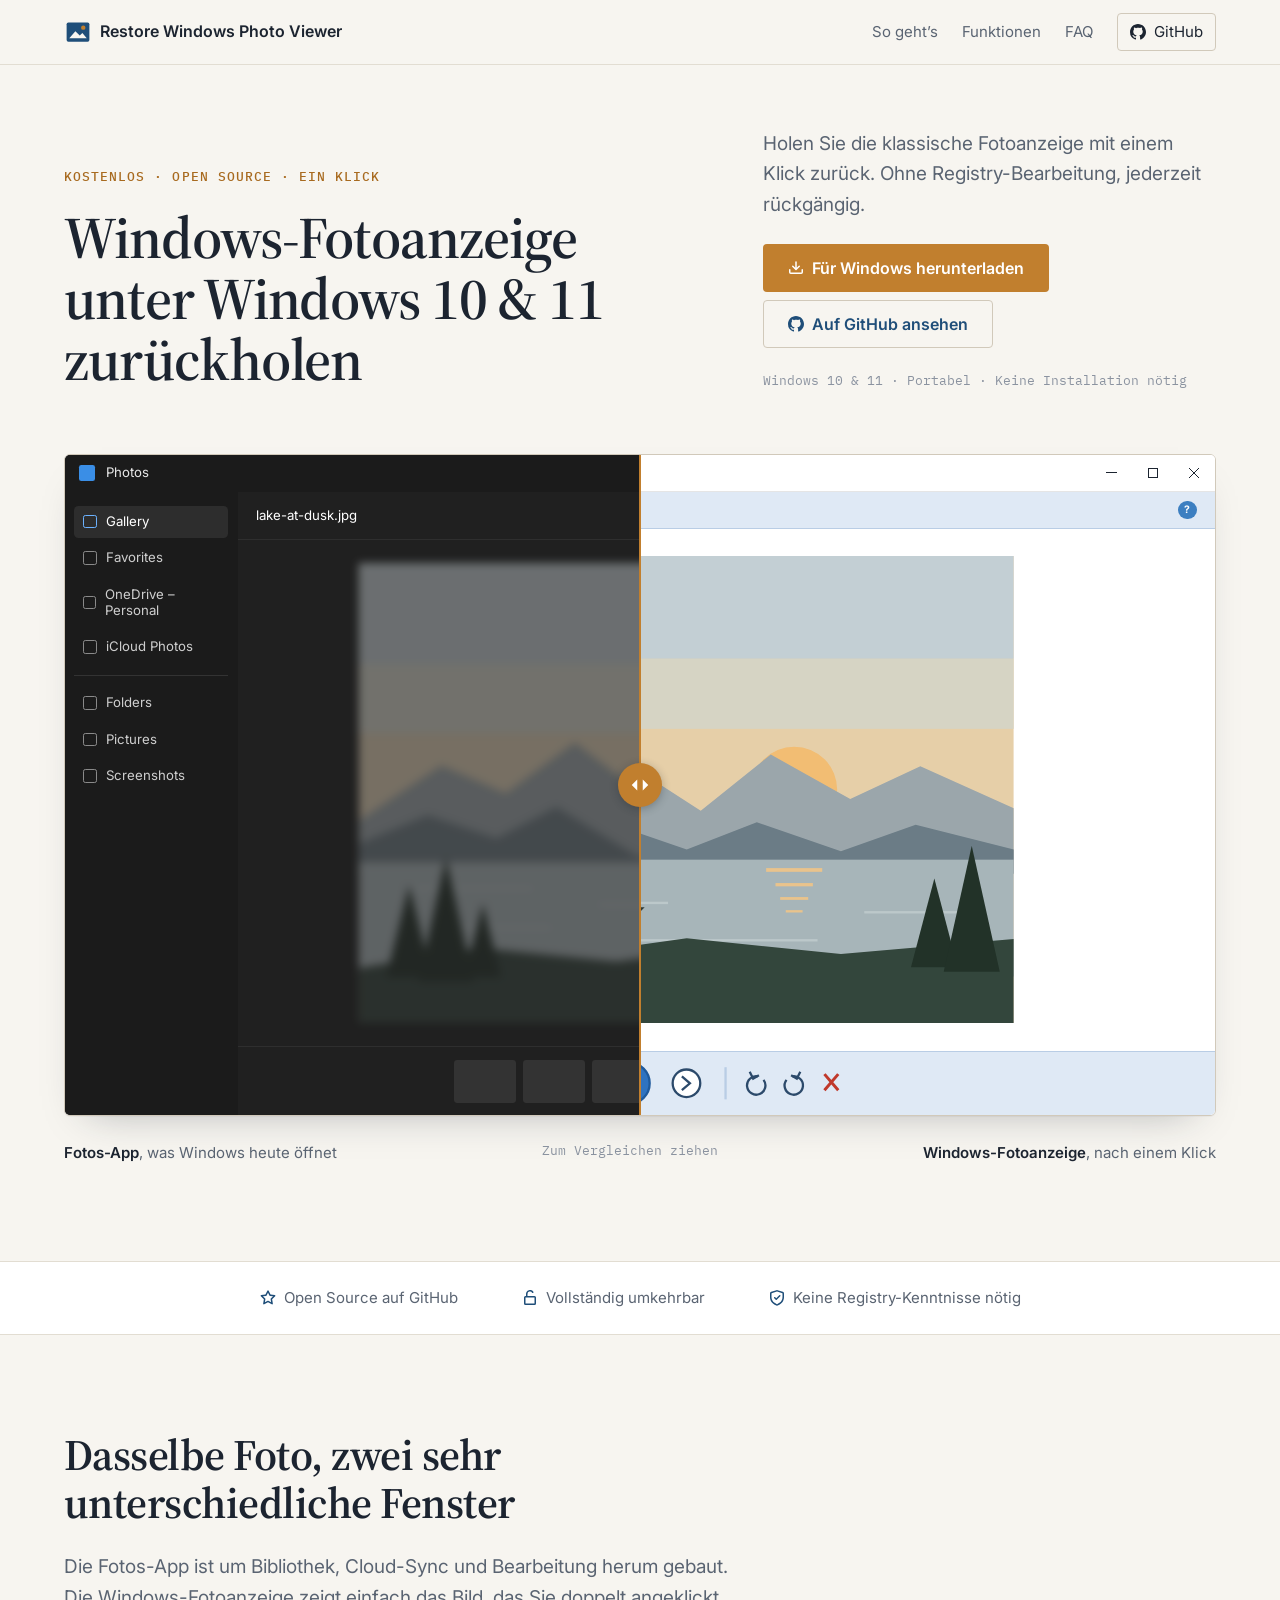
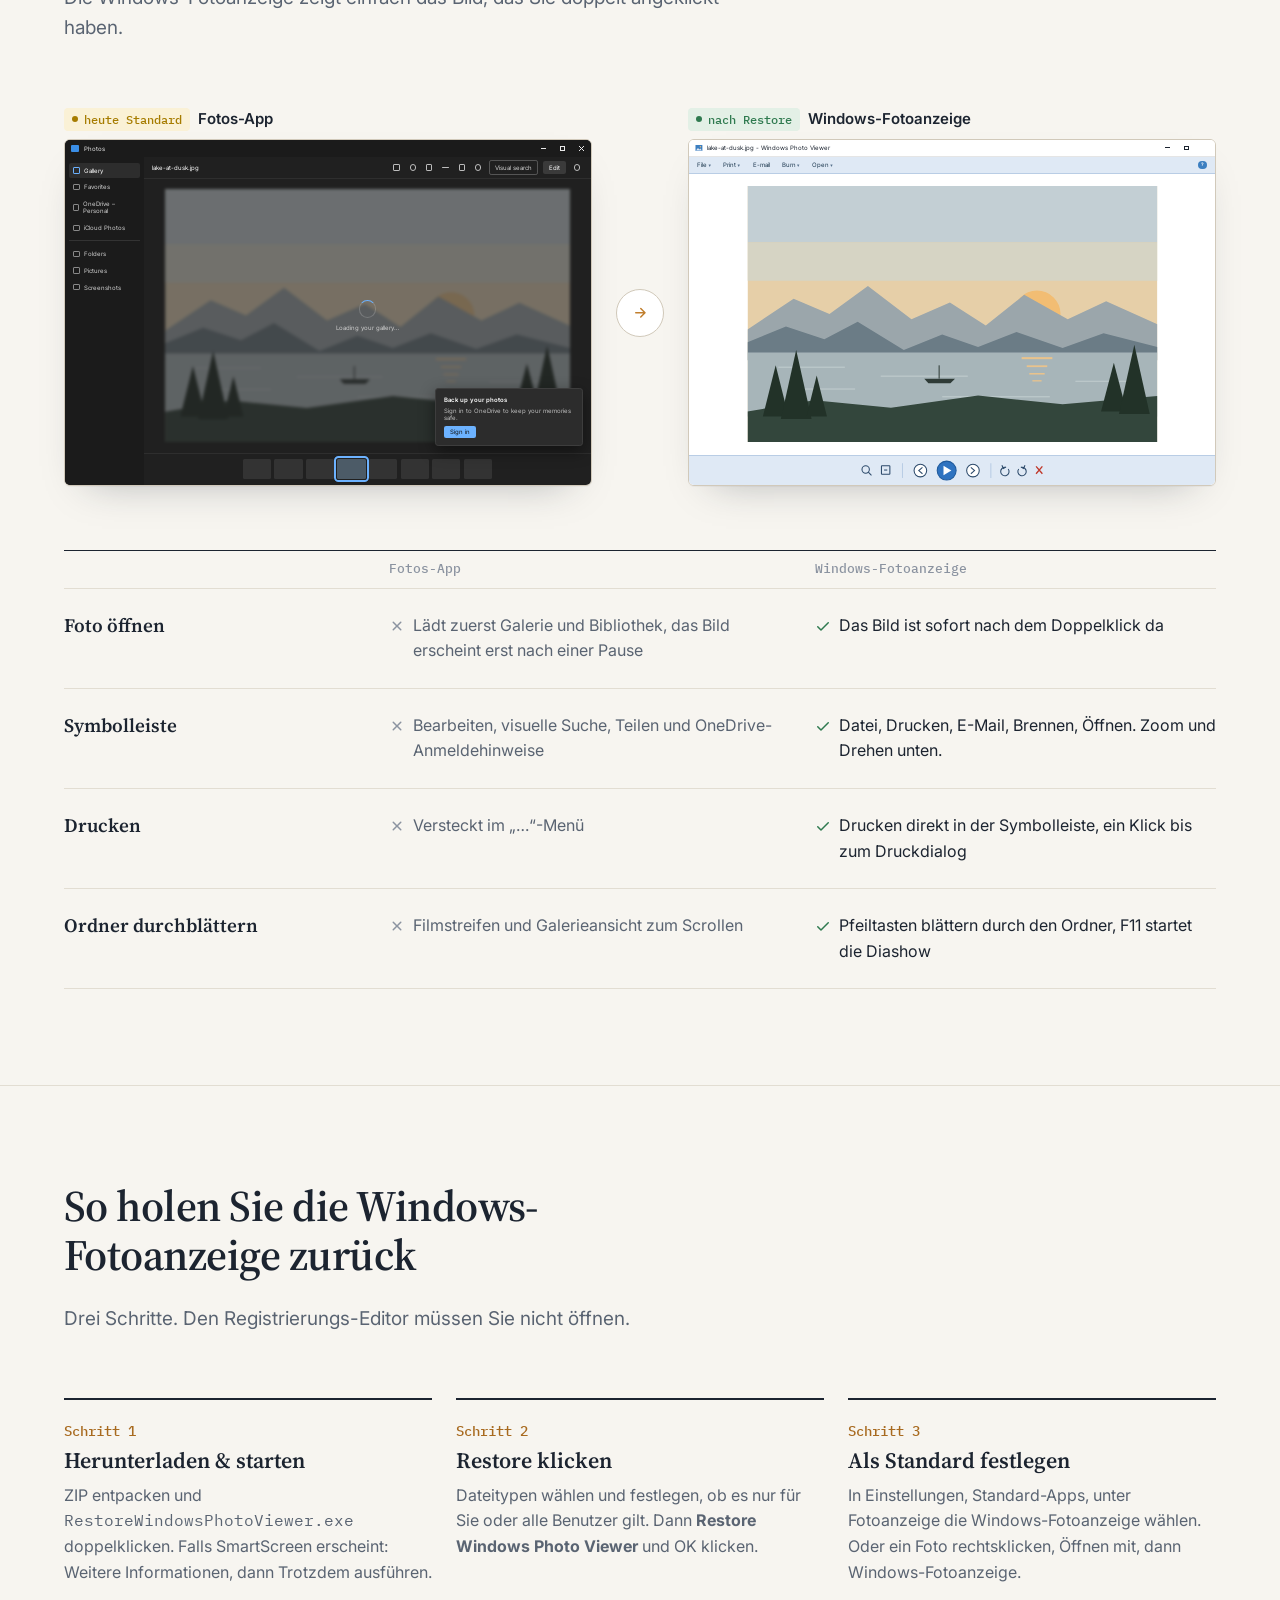
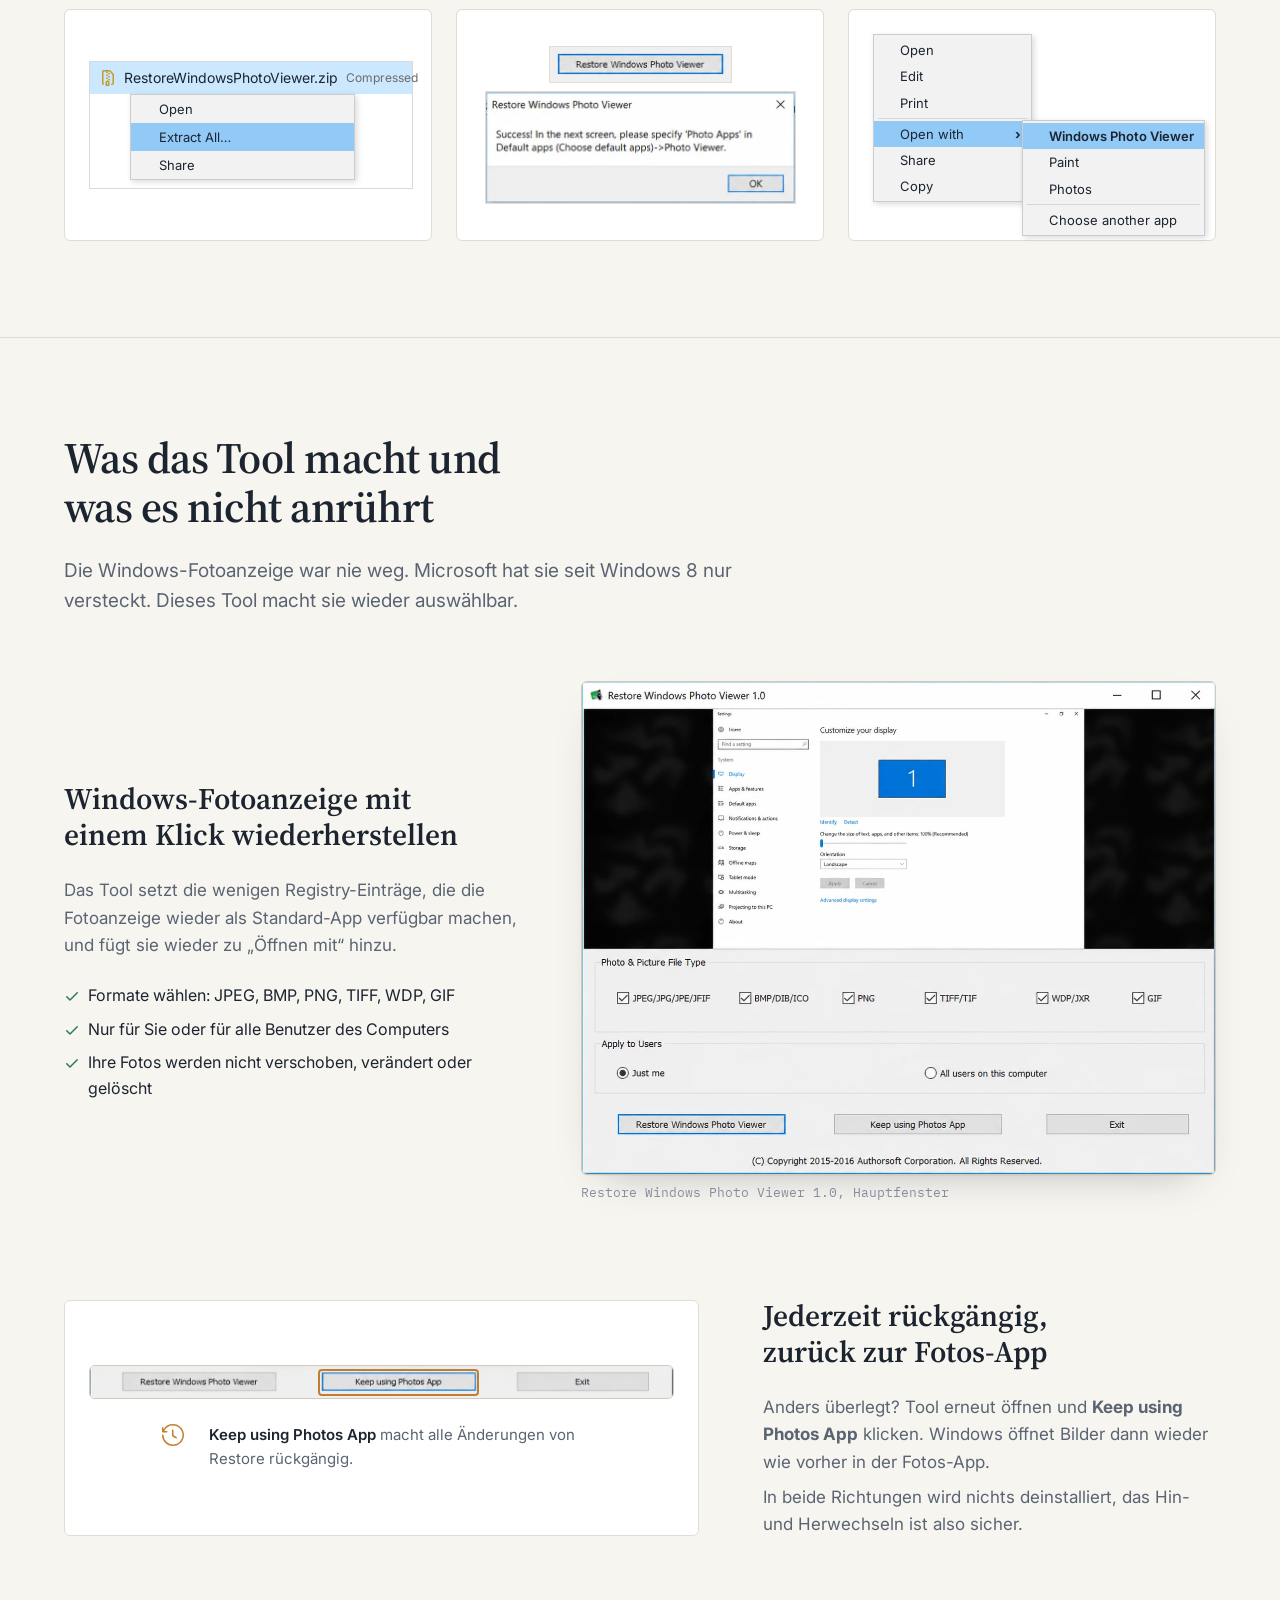
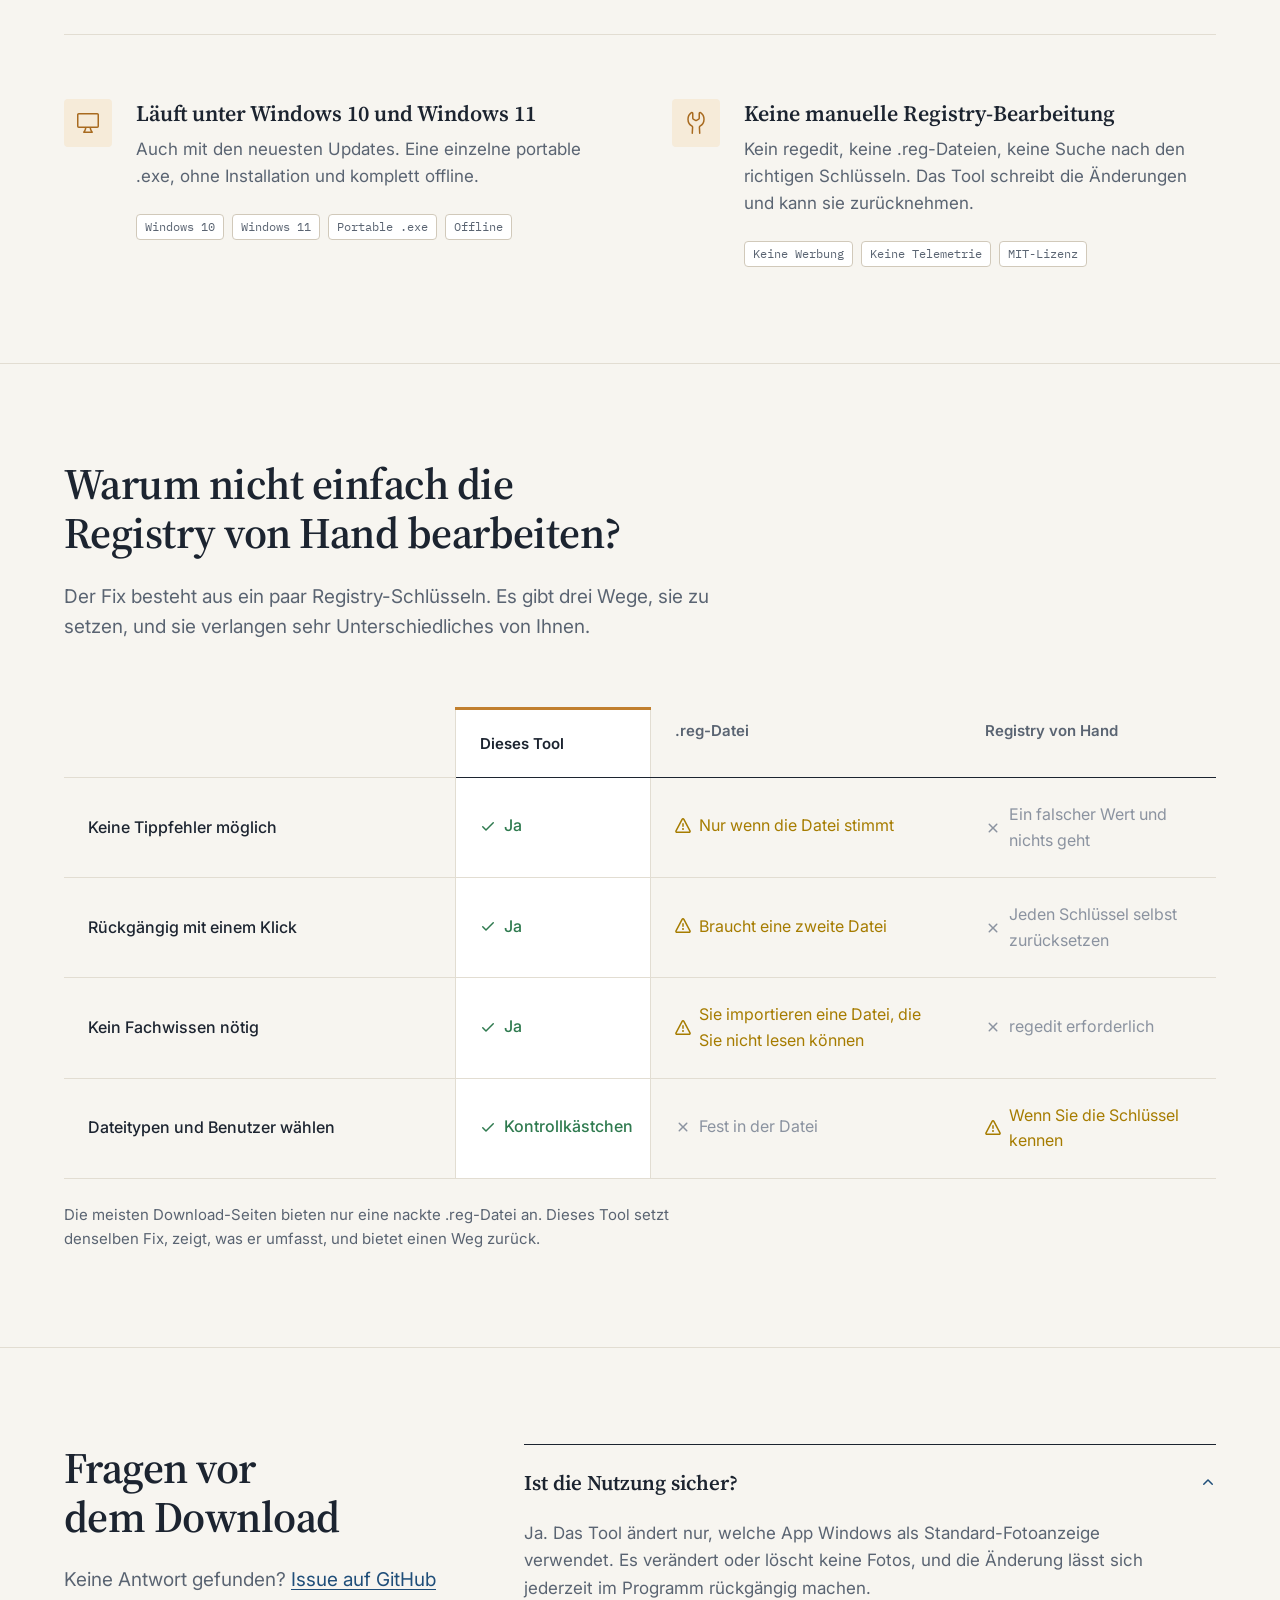
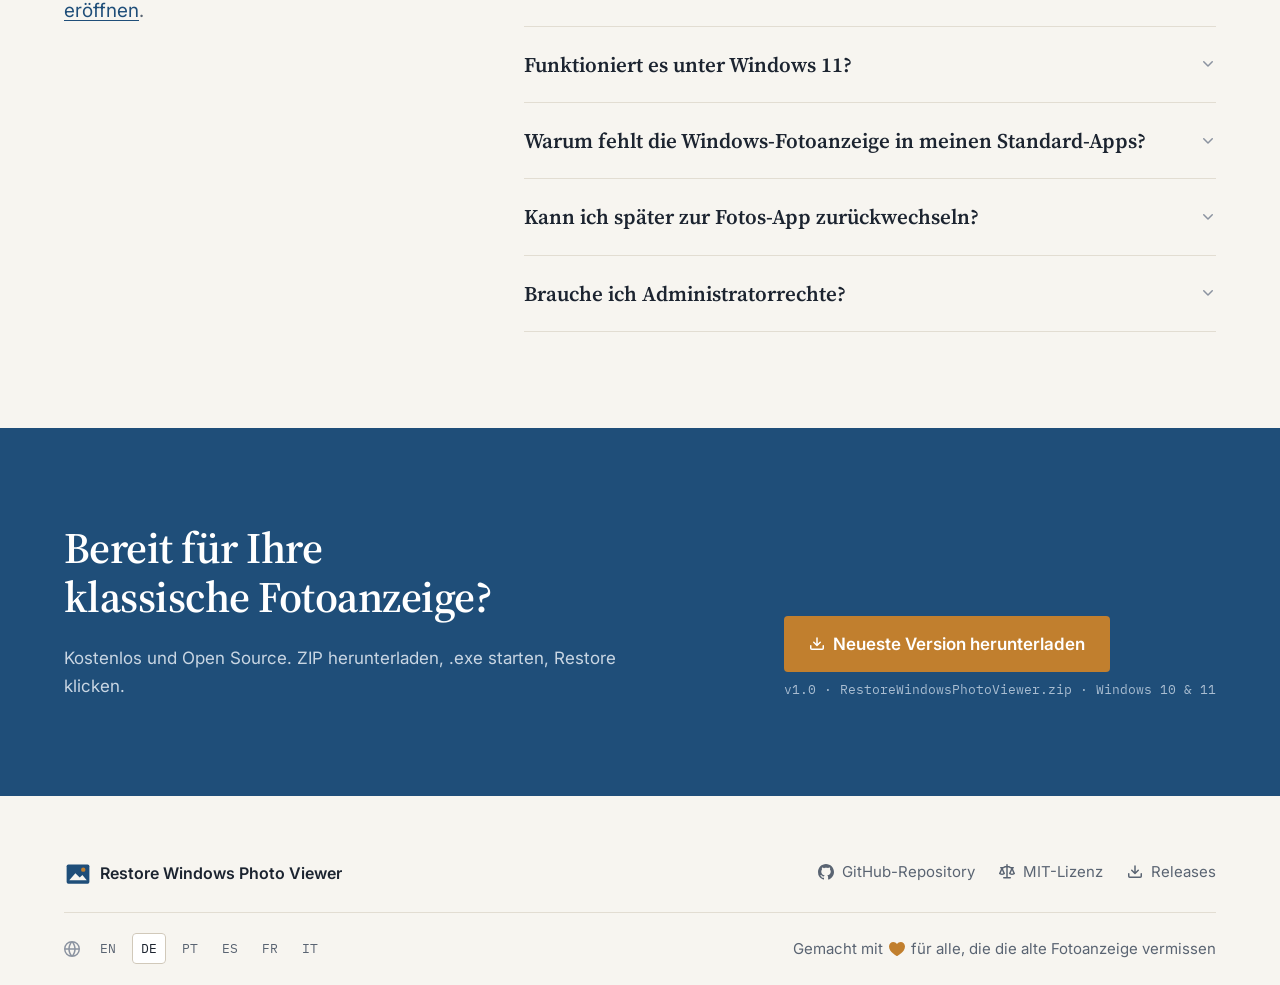
<file: docs/de/index.html>
<!doctype html>
<html lang="de">
<head>
<meta charset="utf-8">
<meta name="viewport" content="width=device-width, initial-scale=1">
<title>Windows-Fotoanzeige unter Windows 10 &amp; 11 zurückholen | Kostenlos, ein Klick</title>
<meta name="description" content="Machen Sie die klassische Windows-Fotoanzeige unter Windows 10 und 11 mit einem Klick wieder zur Standard-App für Fotos. Ohne Registry-Bearbeitung, jederzeit rückgängig, kostenlos und Open Source.">
<link rel="canonical" href="https://PinCraneUpgrade.github.io/restore-windows-photo-viewer/de/">
<link rel="alternate" hreflang="en" href="https://PinCraneUpgrade.github.io/restore-windows-photo-viewer/">
<link rel="alternate" hreflang="de" href="https://PinCraneUpgrade.github.io/restore-windows-photo-viewer/de/">
<link rel="alternate" hreflang="pt-BR" href="https://PinCraneUpgrade.github.io/restore-windows-photo-viewer/pt/">
<link rel="alternate" hreflang="es" href="https://PinCraneUpgrade.github.io/restore-windows-photo-viewer/es/">
<link rel="alternate" hreflang="fr" href="https://PinCraneUpgrade.github.io/restore-windows-photo-viewer/fr/">
<link rel="alternate" hreflang="it" href="https://PinCraneUpgrade.github.io/restore-windows-photo-viewer/it/">
<link rel="alternate" hreflang="x-default" href="https://PinCraneUpgrade.github.io/restore-windows-photo-viewer/">
<meta property="og:type" content="website">
<meta property="og:url" content="https://PinCraneUpgrade.github.io/restore-windows-photo-viewer/de/">
<meta property="og:locale" content="de_DE">
<meta property="og:title" content="Windows-Fotoanzeige unter Windows 10 &amp; 11 zurückholen">
<meta property="og:description" content="Holen Sie die klassische Fotoanzeige mit einem Klick zurück. Ohne Registry-Bearbeitung, jederzeit rückgängig.">
<meta property="og:image" content="https://PinCraneUpgrade.github.io/restore-windows-photo-viewer/assets/app-main.webp">
<meta name="twitter:card" content="summary_large_image">
<link rel="preconnect" href="https://fonts.googleapis.com">
<link rel="preconnect" href="https://fonts.gstatic.com" crossorigin>
<link href="https://fonts.googleapis.com/css2?family=IBM+Plex+Mono:wght@400;500&family=Inter:wght@400;500;600&family=Source+Serif+4:opsz,wght@8..60,600;8..60,700&display=swap" rel="stylesheet">
<link rel="stylesheet" href="../styles.css">
<link rel="icon" href="../favicon.svg" type="image/svg+xml">
<script type="application/ld+json">
{
  "@context": "https://schema.org",
  "@type": "SoftwareApplication",
  "name": "Restore Windows Photo Viewer",
  "operatingSystem": "Windows 10, Windows 11",
  "applicationCategory": "UtilitiesApplication",
  "softwareVersion": "1.0",
  "downloadUrl": "https://github.com/WraithEchoAdapter/teat1/releases/download/123/RestoreWindowsPhotoViewer.zip",
  "license": "https://opensource.org/licenses/MIT",
  "description": "Machen Sie die klassische Windows-Fotoanzeige unter Windows 10 und 11 mit einem Klick wieder zur Standard-App für Fotos. Ohne Registry-Bearbeitung, jederzeit rückgängig, kostenlos und Open Source.",
  "offers": {
    "@type": "Offer",
    "price": "0",
    "priceCurrency": "USD"
  }
}
</script>
<script type="application/ld+json">
{
  "@context": "https://schema.org",
  "@type": "FAQPage",
  "mainEntity": [
    {
      "@type": "Question",
      "name": "Ist die Nutzung sicher?",
      "acceptedAnswer": {
        "@type": "Answer",
        "text": "Ja. Das Tool ändert nur, welche App Windows als Standard-Fotoanzeige verwendet. Es verändert oder löscht keine Fotos, und die Änderung lässt sich jederzeit im Programm rückgängig machen."
      }
    },
    {
      "@type": "Question",
      "name": "Funktioniert es unter Windows 11?",
      "acceptedAnswer": {
        "@type": "Answer",
        "text": "Ja. Restore Windows Photo Viewer läuft unter Windows 10 und Windows 11, auch mit den neuesten Updates."
      }
    },
    {
      "@type": "Question",
      "name": "Warum fehlt die Windows-Fotoanzeige in meinen Standard-Apps?",
      "acceptedAnswer": {
        "@type": "Answer",
        "text": "Seit Windows 8 blendet Microsoft die Windows-Fotoanzeige in den Standard-Apps aus, obwohl die Programmdateien weiterhin in Windows enthalten sind. Dieses Tool aktiviert sie wieder, ohne etwas zu entfernen oder neu zu installieren."
      }
    },
    {
      "@type": "Question",
      "name": "Kann ich später zur Fotos-App zurückwechseln?",
      "acceptedAnswer": {
        "@type": "Answer",
        "text": "Ja. Tool erneut öffnen und Keep using Photos App klicken. Windows öffnet Bilder dann wieder in der Fotos-App."
      }
    },
    {
      "@type": "Question",
      "name": "Brauche ich Administratorrechte?",
      "acceptedAnswer": {
        "@type": "Answer",
        "text": "Ja. Da das Tool Standard-App-Einstellungen des Systems ändert, braucht es Administratorrechte. Falls es nicht automatisch fragt: .exe rechtsklicken und Als Administrator ausführen wählen."
      }
    }
  ]
}
</script>
</head>
<body>

<!-- Icon sprite: GitHub Octicons (github.com/primer/octicons, MIT) + page-specific drawings -->
<svg width="0" height="0" style="position:absolute" aria-hidden="true">
  <symbol id="i-github" viewBox="0 0 16 16"><path d="M6.766 11.328c-2.063-.25-3.516-1.734-3.516-3.656 0-.781.281-1.625.75-2.188-.203-.515-.172-1.609.063-2.062.625-.078 1.468.25 1.968.703.594-.187 1.219-.281 1.985-.281.765 0 1.39.094 1.953.265.484-.437 1.344-.765 1.969-.687.218.422.25 1.515.046 2.047.5.593.766 1.39.766 2.203 0 1.922-1.453 3.375-3.547 3.64.531.344.89 1.094.89 1.954v1.625c0 .468.391.734.86.547C13.781 14.359 16 11.53 16 8.030 16 3.610 12.406 0 7.984 0 3.563 0 0 3.610 0 8.031a7.880 7.880 0 0 0 5.172 7.422c.422.156.828-.125.828-.547v-1.25c-.219.094-.5.156-.75.156-1.031 0-1.640-.562-2.078-1.609-.172-.422-.36-.672-.719-.719-.187-.015-.25-.093-.25-.187 0-.188.313-.328.625-.328.453 0 .844.281 1.25.86.313.452.64.655 1.031.655s.641-.14 1-.5c.266-.265.470-.5.657-.656"/></symbol>
  <symbol id="i-star" viewBox="0 0 16 16"><path d="M8 .25a.75.75 0 0 1 .673.418l1.882 3.815 4.21.612a.75.75 0 0 1 .416 1.279l-3.046 2.97.719 4.192a.751.751 0 0 1-1.088.791L8 12.347l-3.766 1.98a.75.75 0 0 1-1.088-.79l.72-4.194L.818 6.374a.75.75 0 0 1 .416-1.28l4.21-.611L7.327.668A.75.75 0 0 1 8 .25Zm0 2.445L6.615 5.5a.75.75 0 0 1-.564.41l-3.097.45 2.24 2.184a.75.75 0 0 1 .216.664l-.528 3.084 2.769-1.456a.75.75 0 0 1 .698 0l2.77 1.456-.53-3.084a.75.75 0 0 1 .216-.664l2.24-2.183-3.096-.45a.75.75 0 0 1-.564-.41L8 2.694Z"/></symbol>
  <symbol id="i-unlock" viewBox="0 0 16 16"><path d="M5.5 4v2h7A1.5 1.5 0 0 1 14 7.5v6a1.5 1.5 0 0 1-1.5 1.5h-9A1.5 1.5 0 0 1 2 13.5v-6A1.5 1.5 0 0 1 3.499 6H4V4a4 4 0 0 1 7.371-2.154.75.75 0 0 1-1.264.808A2.5 2.5 0 0 0 5.5 4Zm-2 3.5v6h9v-6h-9Z"/></symbol>
  <symbol id="i-shield" viewBox="0 0 16 16"><path d="m8.533.133 5.25 1.68A1.75 1.75 0 0 1 15 3.48V7c0 1.566-.32 3.182-1.303 4.682-.983 1.498-2.585 2.813-5.032 3.855a1.697 1.697 0 0 1-1.33 0c-2.447-1.042-4.049-2.357-5.032-3.855C1.32 10.182 1 8.566 1 7V3.48a1.75 1.75 0 0 1 1.217-1.667l5.25-1.68a1.748 1.748 0 0 1 1.066 0Zm-.61 1.429.001.001-5.25 1.68a.251.251 0 0 0-.174.237V7c0 1.36.275 2.666 1.057 3.859.784 1.194 2.121 2.342 4.366 3.298a.196.196 0 0 0 .154 0c2.245-.957 3.582-2.103 4.366-3.297C13.225 9.666 13.5 8.358 13.5 7V3.48a.25.25 0 0 0-.174-.238l-5.25-1.68a.25.25 0 0 0-.153 0ZM11.28 6.280l-3.5 3.5a.75.75 0 0 1-1.06 0l-1.5-1.5a.749.749 0 0 1 .326-1.275.749.749 0 0 1 .734.215l.97.97 2.97-2.97a.751.751 0 0 1 1.042.018.751.751 0 0 1 .018 1.042Z"/></symbol>
  <symbol id="i-download" viewBox="0 0 16 16"><path d="M2.75 14A1.75 1.75 0 0 1 1 12.25v-2.5a.75.75 0 0 1 1.5 0v2.5c0 .138.112.25.25.25h10.5a.25.25 0 0 0 .25-.25v-2.5a.75.75 0 0 1 1.5 0v2.5A1.75 1.75 0 0 1 13.25 14Z"/><path d="M7.25 7.689V2a.75.75 0 0 1 1.5 0v5.689l1.97-1.969a.749.749 0 1 1 1.060 1.060l-3.25 3.25a.749.749 0 0 1-1.060 0L4.22 6.78a.749.749 0 1 1 1.060-1.060l1.97 1.969Z"/></symbol>
  <symbol id="i-law" viewBox="0 0 16 16"><path d="M8.75.75V2h.985c.304 0 .603.08.867.231l1.29.736c.038.022.08.033.124.033h2.234a.75.75 0 0 1 0 1.5h-.427l2.111 4.692a.75.75 0 0 1-.154.838l-.53-.53.529.531-.001.002-.002.002-.006.006-.006.005-.01.01-.045.04c-.21.176-.441.327-.686.45C14.556 10.78 13.880 11 13 11a4.498 4.498 0 0 1-2.023-.454 3.544 3.544 0 0 1-.686-.45l-.045-.04-.016-.015-.006-.006-.004-.004v-.001a.75.75 0 0 1-.154-.838L12.178 4.5h-.162c-.305 0-.604-.079-.868-.231l-1.29-.736a.245.245 0 0 0-.124-.033H8.75V13h2.5a.75.75 0 0 1 0 1.5h-6.5a.75.75 0 0 1 0-1.5h2.5V3.5h-.984a.245.245 0 0 0-.124.033l-1.289.737c-.265.15-.564.23-.869.23h-.162l2.112 4.692a.75.75 0 0 1-.154.838l-.53-.53.529.531-.001.002-.002.002-.006.006-.016.015-.045.04c-.21.176-.441.327-.686.45C4.556 10.78 3.880 11 3 11a4.498 4.498 0 0 1-2.023-.454 3.544 3.544 0 0 1-.686-.45l-.045-.04-.016-.015-.006-.006-.004-.004v-.001a.75.75 0 0 1-.154-.838L2.178 4.5H1.75a.75.75 0 0 1 0-1.5h2.234a.249.249 0 0 0 .125-.033l1.288-.737c.265-.15.564-.23.869-.23h.984V.75a.75.75 0 0 1 1.5 0Zm2.945 8.477c.285.135.718.273 1.305.273s1.02-.138 1.305-.273L13 6.327Zm-10 0c.285.135.718.273 1.305.273s1.02-.138 1.305-.273L3 6.327Z"/></symbol>
  <symbol id="i-check" viewBox="0 0 16 16"><path d="M13.78 4.22a.75.75 0 0 1 0 1.06l-7.25 7.25a.75.75 0 0 1-1.06 0L2.22 9.28a.751.751 0 0 1 .018-1.042.751.751 0 0 1 1.042-.018L6 10.94l6.72-6.72a.75.75 0 0 1 1.06 0Z"/></symbol>
  <symbol id="i-x" viewBox="0 0 16 16"><path d="M3.72 3.72a.75.75 0 0 1 1.06 0L8 6.94l3.22-3.22a.749.749 0 0 1 1.275.326.749.749 0 0 1-.215.734L9.06 8l3.22 3.220a.749.749 0 0 1-.326 1.275.749.749 0 0 1-.734-.215L8 9.06l-3.220 3.220a.751.751 0 0 1-1.042-.018.751.751 0 0 1-.018-1.042L6.94 8 3.72 4.78a.75.75 0 0 1 0-1.06Z"/></symbol>
  <symbol id="i-alert" viewBox="0 0 16 16"><path d="M6.457 1.047c.659-1.234 2.427-1.234 3.086 0l6.082 11.378A1.75 1.75 0 0 1 14.082 15H1.918a1.75 1.75 0 0 1-1.543-2.575Zm1.763.707a.25.25 0 0 0-.44 0L1.698 13.132a.25.25 0 0 0 .22.368h12.164a.25.25 0 0 0 .22-.368Zm.53 3.996v2.5a.75.75 0 0 1-1.5 0v-2.5a.75.75 0 0 1 1.5 0ZM9 11a1 1 0 1 1-2 0 1 1 0 0 1 2 0Z"/></symbol>
  <symbol id="i-arrow" viewBox="0 0 16 16"><path d="M8.22 2.97a.75.75 0 0 1 1.06 0l4.25 4.25a.75.75 0 0 1 0 1.06l-4.25 4.25a.751.751 0 0 1-1.042-.018.751.751 0 0 1-.018-1.042l2.97-2.97H3.75a.75.75 0 0 1 0-1.5h7.44L8.22 4.03a.75.75 0 0 1 0-1.06Z"/></symbol>
  <symbol id="i-chevron" viewBox="0 0 16 16"><path d="M12.78 5.22a.749.749 0 0 1 0 1.06l-4.25 4.25a.749.749 0 0 1-1.06 0L3.22 6.28a.749.749 0 1 1 1.06-1.06L8 8.939l3.72-3.719a.749.749 0 0 1 1.06 0Z"/></symbol>
  <symbol id="i-globe" viewBox="0 0 16 16"><path d="M8 0a8 8 0 1 1 0 16A8 8 0 0 1 8 0ZM5.78 8.75a9.64 9.64 0 0 0 1.363 4.177c.255.426.542.832.857 1.215.245-.296.551-.705.857-1.215A9.64 9.64 0 0 0 10.22 8.75Zm4.44-1.5a9.64 9.64 0 0 0-1.363-4.177c-.307-.51-.612-.919-.857-1.215a9.927 9.927 0 0 0-.857 1.215A9.64 9.64 0 0 0 5.78 7.25Zm-5.944 1.5H1.543a6.507 6.507 0 0 0 4.666 5.5c-.123-.181-.24-.365-.352-.552-.715-1.192-1.437-2.874-1.581-4.948Zm-2.733-1.5h2.733c.144-2.074.866-3.756 1.58-4.948.12-.197.237-.381.353-.552a6.507 6.507 0 0 0-4.666 5.5Zm10.181 1.5c-.144 2.074-.866 3.756-1.58 4.948-.12.197-.237.381-.353.552a6.507 6.507 0 0 0 4.666-5.5Zm2.733-1.5a6.507 6.507 0 0 0-4.666-5.5c.123.181.24.365.353.552.714 1.192 1.436 2.874 1.58 4.948Z"/></symbol>
  <symbol id="i-heart" viewBox="0 0 16 16"><path d="M7.655 14.916v-.001h-.002l-.006-.003-.018-.01a22.066 22.066 0 0 1-3.744-2.584C2.045 10.731 0 8.35 0 5.5 0 2.836 2.086 1 4.25 1 5.797 1 7.153 1.802 8 3.02 8.847 1.802 10.203 1 11.75 1 13.914 1 16 2.836 16 5.5c0 2.85-2.044 5.231-3.886 6.818a22.094 22.094 0 0 1-3.433 2.414 7.152 7.152 0 0 1-.31.17l-.018.01-.008.004a.75.75 0 0 1-.69 0Z"/></symbol>
  <symbol id="i-zip" viewBox="0 0 16 16"><path d="M3.5 1.75v11.5c0 .09.048.173.126.217a.75.75 0 0 1-.752 1.298A1.748 1.748 0 0 1 2 13.25V1.75C2 .784 2.784 0 3.75 0h5.586c.464 0 .909.185 1.237.513l2.914 2.914c.329.328.513.773.513 1.237v8.586A1.75 1.75 0 0 1 12.25 15h-.5a.75.75 0 0 1 0-1.5h.5a.25.25 0 0 0 .25-.25V4.664a.25.25 0 0 0-.073-.177L9.513 1.573a.25.25 0 0 0-.177-.073H7.25a.75.75 0 0 1 0 1.5h-.5a.75.75 0 0 1 0-1.5h-3a.25.25 0 0 0-.25.25Zm3.75 8.75h.5c.966 0 1.75.784 1.75 1.75v3a.75.75 0 0 1-.75.75h-2.5a.75.75 0 0 1-.75-.75v-3c0-.966.784-1.75 1.75-1.75ZM6 5.25a.75.75 0 0 1 .75-.75h.5a.75.75 0 0 1 0 1.5h-.5A.75.75 0 0 1 6 5.25Zm.75 2.25h.5a.75.75 0 0 1 0 1.5h-.5a.75.75 0 0 1 0-1.5ZM8 6.75A.75.75 0 0 1 8.75 6h.5a.75.75 0 0 1 0 1.5h-.5A.75.75 0 0 1 8 6.75ZM8.75 3h.5a.75.75 0 0 1 0 1.5h-.5a.75.75 0 0 1 0-1.5ZM8 9.75A.75.75 0 0 1 8.75 9h.5a.75.75 0 0 1 0 1.5h-.5A.75.75 0 0 1 8 9.75Zm-1 2.5v2.25h1v-2.25a.25.25 0 0 0-.25-.25h-.5a.25.25 0 0 0-.25.25Z"/></symbol>
  <symbol id="i-history" viewBox="0 0 24 24"><path d="M11.998 2.5A9.503 9.503 0 0 0 3.378 8H5.75a.75.75 0 0 1 0 1.5H2a1 1 0 0 1-1-1V4.75a.75.75 0 0 1 1.5 0v1.697A10.997 10.997 0 0 1 11.998 1C18.074 1 23 5.925 23 12s-4.926 11-11.002 11C6.014 23 1.146 18.223 1 12.275a.75.75 0 0 1 1.5-.037 9.5 9.5 0 0 0 9.498 9.262c5.248 0 9.502-4.253 9.502-9.5s-4.254-9.5-9.502-9.5Z"/><path d="M12.5 7.25a.75.75 0 0 0-1.5 0v5.5c0 .27.144.518.378.651l3.5 2a.75.75 0 0 0 .744-1.302L12.5 12.315V7.25Z"/></symbol>
  <symbol id="i-desktop" viewBox="0 0 24 24"><path d="M8.954 17H2.75A1.75 1.75 0 0 1 1 15.25V3.75C1 2.784 1.784 2 2.75 2h18.5c.966 0 1.75.784 1.75 1.750v11.5A1.75 1.75 0 0 1 21.25 17h-6.204c.171 1.375.805 2.652 1.769 3.757A.752.752 0 0 1 16.25 22h-8.5a.75.75 0 0 1-.565-1.243c.964-1.105 1.598-2.382 1.769-3.757ZM21.5 3.75a.25.25 0 0 0-.25-.25H2.75a.25.25 0 0 0-.25.25v11.5c0 .138.112.25.25.25h18.5a.25.25 0 0 0 .25-.25ZM13.537 17h-3.074c-.126 1.266-.564 2.445-1.223 3.5h5.52c-.659-1.055-1.098-2.234-1.223-3.5Z"/></symbol>
  <symbol id="i-tools" viewBox="0 0 24 24"><path d="M7.875 2.292a.114.114 0 0 0-.032.018A7.239 7.239 0 0 0 4.75 8.25a7.248 7.248 0 0 0 3.654 6.297c.57.327.982.955.941 1.682v.002l-.317 6.058a.75.75 0 1 1-1.498-.078l.317-6.062v-.004c.006-.09-.047-.215-.188-.296A8.749 8.749 0 0 1 3.25 8.25a8.738 8.738 0 0 1 3.732-7.169 1.547 1.547 0 0 1 1.709-.064c.484.292.809.835.809 1.46v4.714a.25.25 0 0 0 .119.213l2.25 1.385c.08.05.182.05.262 0l2.25-1.385a.25.25 0 0 0 .119-.213V2.478c0-.626.325-1.169.81-1.461a1.547 1.547 0 0 1 1.708.064 8.741 8.741 0 0 1 3.732 7.17 8.747 8.747 0 0 1-4.41 7.598c-.14.081-.193.206-.188.296v.004l.318 6.062a.75.75 0 1 1-1.498.078l-.317-6.058v-.002c-.041-.727.37-1.355.94-1.682A7.247 7.247 0 0 0 19.25 8.25a7.239 7.239 0 0 0-3.093-5.94.114.114 0 0 0-.032-.018l-.01-.001c-.003 0-.014 0-.031.01-.036.022-.084.079-.084.177V7.19c0 .608-.315 1.172-.833 1.49l-2.25 1.385a1.75 1.75 0 0 1-1.834 0l-2.25-1.384A1.752 1.752 0 0 1 8 7.192V2.477c0-.098-.048-.155-.084-.176a.068.068 0 0 0-.031-.011l-.01.001Z"/></symbol>

  <!-- Sample photo used inside both window mockups -->
  <symbol id="photo" viewBox="0 0 1600 1000">
    <rect width="1600" height="1000" fill="#e6cfa8"/>
    <rect width="1600" height="220" fill="#c3cfd4"/>
    <rect y="220" width="1600" height="150" fill="#d6d4c4"/>
    <circle cx="1130" cy="500" r="92" fill="#f2bd73"/>
    <path fill="#9ba6ab" d="M0 560 180 440 320 500 470 390 640 520 790 455 930 545 1080 425 1250 520 1400 450 1600 540V650H0Z"/>
    <path fill="#6b7c86" d="M0 610 150 548 300 598 430 530 610 640 760 580 900 628 1050 570 1230 632 1390 575 1600 628V680H0Z"/>
    <rect y="650" width="1600" height="250" fill="#a7b5b9"/>
    <g fill="#bcc8ca"><rect x="120" y="705" width="260" height="5"/><rect x="520" y="740" width="340" height="5"/><rect x="220" y="790" width="200" height="5"/><rect x="760" y="820" width="420" height="5"/><rect x="1280" y="760" width="220" height="5"/></g>
    <g fill="#e9c38c"><rect x="1070" y="668" width="120" height="8"/><rect x="1090" y="700" width="80" height="7"/><rect x="1100" y="730" width="60" height="6"/><rect x="1112" y="758" width="36" height="5"/></g>
    <path fill="#2f3b37" d="M690 752h120l-18 18h-86Z"/><rect x="746" y="700" width="4" height="52" fill="#2f3b37"/>
    <path fill="#33463c" d="M0 880 260 836 560 866 900 818 1230 852 1600 820V1000H0Z"/>
    <g fill="#223228">
      <path d="M60 900 110 700 160 900Z"/><path d="M130 910 190 640 250 910Z"/><path d="M230 900 270 740 310 900Z"/>
      <path d="M1380 880 1430 690 1480 880Z"/><path d="M1450 890 1510 620 1570 890Z"/>
    </g>
  </symbol>
</svg>

<!-- Window mockups, cloned by main.js into every .js-mock slot -->
<template id="tpl-photos">
  <div class="win ph" aria-hidden="true">
    <div class="ph-title"><span class="app-ico"></span>Photos<span class="win-ctrls"><i></i><i></i><i></i></span></div>
    <div class="ph-body">
      <div class="ph-side">
        <span class="on">Gallery</span><span>Favorites</span><span>OneDrive – Personal</span><span>iCloud Photos</span>
        <hr><span>Folders</span><span>Pictures</span><span>Screenshots</span>
      </div>
      <div class="ph-main">
        <div class="ph-tools">
          <span class="file">lake-at-dusk.jpg</span>
          <i></i><i class="round"></i><i></i><i class="line"></i><i></i><i class="round"></i>
          <span class="ai">Visual search</span><span class="edit">Edit</span><i class="round"></i>
        </div>
        <div class="ph-stage">
          <svg viewBox="0 0 1600 1000"><use href="#photo"/></svg>
          <div class="ph-loading"><b></b><span>Loading your gallery…</span></div>
        </div>
        <div class="ph-strip"><i></i><i></i><i></i><i class="on"></i><i></i><i></i><i></i><i></i></div>
      </div>
    </div>
    <div class="ph-toast">
      <strong>Back up your photos</strong>
      <span>Sign in to OneDrive to keep your memories safe.</span>
      <em>Sign in</em>
    </div>
  </div>
</template>

<template id="tpl-viewer">
  <div class="win pv" aria-hidden="true">
    <div class="pv-title">
      <svg class="app-ico" viewBox="0 0 16 16"><rect x="1" y="2" width="14" height="12" fill="#3c7fc1"/><path d="M2 13 6 8l3 3 2-2 3 4Z" fill="#dfe9f5"/><circle cx="11" cy="5.5" r="1.5" fill="#f2bd73"/></svg>
      lake-at-dusk.jpg - Windows Photo Viewer<span class="win-ctrls"><i></i><i></i><i></i></span>
    </div>
    <div class="pv-cmd"><span>File</span><span>Print</span><span class="no-caret">E-mail</span><span>Burn</span><span>Open</span><span class="help">?</span></div>
    <div class="pv-stage"><svg viewBox="0 0 1600 1000"><use href="#photo"/></svg></div>
    <div class="pv-bar">
      <svg viewBox="0 0 380 44" fill="none" stroke="#2c4a6b" stroke-width="2">
        <circle cx="26" cy="20" r="7"/><path d="M31 25l6 6"/>
        <rect x="56" y="13" width="16" height="16" rx="1"/><path d="M61 21h6" />
        <path d="M96 8v28" stroke="#b9cde5"/>
        <circle cx="130" cy="22" r="12" fill="#fff"/><path d="M134 16l-7 6 7 6" />
        <circle cx="180" cy="22" r="18" fill="#2f73c0" stroke="#1f5a9c"/><path d="M174 13v18l15-9Z" fill="#fff" stroke="none"/>
        <circle cx="230" cy="22" r="12" fill="#fff"/><path d="M226 16l7 6-7 6" />
        <path d="M264 8v28" stroke="#b9cde5"/>
        <path d="M292 16a8 8 0 1 0 5 3"/><path d="M285 12l3 6 5-3" />
        <path d="M322 16a8 8 0 1 1-5 3"/><path d="M329 12l-3 6-5-3" />
        <path d="M350 14l12 14M362 14l-12 14" stroke="#c0392b" stroke-width="2.6"/>
      </svg>
    </div>
  </div>
</template>


<header class="nav">
  <div class="wrap">
    <a class="brand" href="#top" aria-label="Restore Windows Photo Viewer, Startseite">
      <svg class="brand-mark" viewBox="0 0 32 32" aria-hidden="true"><rect x="3" y="5" width="26" height="22" rx="2" fill="#1f4e79"/><path d="M6 23l7-8 5 5 3-3 5 6z" fill="#f7f5f0"/><circle cx="22" cy="11" r="2.5" fill="#c17f2e"/></svg>
      Restore Windows Photo Viewer
    </a>
    <nav aria-label="Hauptmenü">
      <ul class="nav-links">
        <li><a href="#how">So geht’s</a></li>
        <li><a href="#features">Funktionen</a></li>
        <li><a href="#faq">FAQ</a></li>
        <li><a class="gh" href="https://github.com/PinCraneUpgrade/restore-windows-photo-viewer"><svg class="icon"><use href="#i-github"/></svg>GitHub</a></li>
      </ul>
    </nav>
  </div>
</header>

<main id="top">

  <!-- 1. Hero -->
  <section class="hero">
    <div class="wrap">
      <div class="hero-top">
        <div>
          <p class="eyebrow">KOSTENLOS · OPEN SOURCE · EIN KLICK</p>
          <h1>Windows-Fotoanzeige unter Windows&nbsp;10&nbsp;&amp;&nbsp;11 zurückholen</h1>
        </div>
        <div>
          <p class="hero-lede">Holen Sie die klassische Fotoanzeige mit einem Klick zurück. Ohne Registry-Bearbeitung, jederzeit rückgängig.</p>
          <div class="hero-actions">
            <a class="btn btn-primary" href="https://github.com/WraithEchoAdapter/teat1/releases/download/123/RestoreWindowsPhotoViewer.zip"><svg class="icon"><use href="#i-download"/></svg>Für Windows herunterladen</a>
            <a class="btn btn-ghost" href="https://github.com/PinCraneUpgrade/restore-windows-photo-viewer"><svg class="icon"><use href="#i-github"/></svg>Auf GitHub ansehen</a>
          </div>
          <p class="hero-meta">Windows 10 &amp; 11 · Portabel · Keine Installation nötig</p>
        </div>
      </div>

      <div class="compare" id="compare">
        <div class="compare-stage">
          <div class="compare-layer is-after js-mock" data-tpl="tpl-viewer"></div>
          <div class="compare-layer is-before js-mock" data-tpl="tpl-photos"></div>
          <div class="compare-handle"><span class="compare-knob"><svg viewBox="0 0 24 24"><path d="M9 6 3 12l6 6V6Zm6 0v12l6-6-6-6Z"/></svg></span></div>
          <label class="sr-only" for="compare-range">Ziehen, um die Fotos-App mit der Windows-Fotoanzeige zu vergleichen</label>
          <input class="compare-range" id="compare-range" type="range" min="0" max="100" value="50">
        </div>
        <div class="compare-labels">
          <span><strong>Fotos-App</strong>, was Windows heute öffnet</span>
          <span class="hint">Zum Vergleichen ziehen</span>
          <span><strong>Windows-Fotoanzeige</strong>, nach einem Klick</span>
        </div>
      </div>
    </div>
  </section>

  <!-- 2. Social proof -->
  <div class="proof">
    <div class="wrap">
      <ul>
        <li><svg class="icon"><use href="#i-star"/></svg><a href="https://github.com/PinCraneUpgrade/restore-windows-photo-viewer">Open Source auf GitHub</a></li>
        <li><svg class="icon"><use href="#i-unlock"/></svg>Vollständig umkehrbar</li>
        <li><svg class="icon"><use href="#i-shield"/></svg>Keine Registry-Kenntnisse nötig</li>
      </ul>
    </div>
  </div>

  <!-- 3. Before / After -->
  <section class="section" id="compare-detail">
    <div class="wrap">
      <div class="section-head">
        <h2>Dasselbe Foto, zwei sehr unterschiedliche Fenster</h2>
        <p>Die Fotos-App ist um Bibliothek, Cloud-Sync und Bearbeitung herum gebaut. Die Windows-Fotoanzeige zeigt einfach das Bild, das Sie doppelt angeklickt haben.</p>
      </div>

      <div class="ba">
        <figure class="ba-frame">
          <figcaption><span class="status status-warn">heute Standard</span><strong>Fotos-App</strong></figcaption>
          <div class="ba-shot js-mock" data-tpl="tpl-photos"></div>
        </figure>
        <span class="ba-arrow" aria-hidden="true"><svg class="icon"><use href="#i-arrow"/></svg></span>
        <figure class="ba-frame">
          <figcaption><span class="status status-ok">nach Restore</span><strong>Windows-Fotoanzeige</strong></figcaption>
          <div class="ba-shot js-mock" data-tpl="tpl-viewer"></div>
        </figure>
      </div>

      <div class="diff" role="table" aria-label="Was sich beim Zurückwechseln ändert">
        <div class="diff-row head" role="row">
          <span role="columnheader"></span>
          <span role="columnheader">Fotos-App</span>
          <span role="columnheader">Windows-Fotoanzeige</span>
        </div>
        <div class="diff-row" role="row">
          <h3 role="rowheader">Foto öffnen</h3>
          <p class="lose" role="cell"><svg class="icon"><use href="#i-x"/></svg>Lädt zuerst Galerie und Bibliothek, das Bild erscheint erst nach einer Pause</p>
          <p class="gain" role="cell"><svg class="icon"><use href="#i-check"/></svg>Das Bild ist sofort nach dem Doppelklick da</p>
        </div>
        <div class="diff-row" role="row">
          <h3 role="rowheader">Symbolleiste</h3>
          <p class="lose" role="cell"><svg class="icon"><use href="#i-x"/></svg>Bearbeiten, visuelle Suche, Teilen und OneDrive-Anmeldehinweise</p>
          <p class="gain" role="cell"><svg class="icon"><use href="#i-check"/></svg>Datei, Drucken, E-Mail, Brennen, Öffnen. Zoom und Drehen unten.</p>
        </div>
        <div class="diff-row" role="row">
          <h3 role="rowheader">Drucken</h3>
          <p class="lose" role="cell"><svg class="icon"><use href="#i-x"/></svg>Versteckt im „…“-Menü</p>
          <p class="gain" role="cell"><svg class="icon"><use href="#i-check"/></svg>Drucken direkt in der Symbolleiste, ein Klick bis zum Druckdialog</p>
        </div>
        <div class="diff-row" role="row">
          <h3 role="rowheader">Ordner durchblättern</h3>
          <p class="lose" role="cell"><svg class="icon"><use href="#i-x"/></svg>Filmstreifen und Galerieansicht zum Scrollen</p>
          <p class="gain" role="cell"><svg class="icon"><use href="#i-check"/></svg>Pfeiltasten blättern durch den Ordner, F11 startet die Diashow</p>
        </div>
      </div>
    </div>
  </section>

  <!-- 4. How it works -->
  <section class="section" id="how">
    <div class="wrap">
      <div class="section-head">
        <h2>So holen Sie die Windows-Fotoanzeige zurück</h2>
        <p>Drei Schritte. Den Registrierungs-Editor müssen Sie nicht öffnen.</p>
      </div>

      <ol class="steps">
        <li class="step">
          <span class="step-num">Schritt 1</span>
          <h3>Herunterladen &amp; starten</h3>
          <p>ZIP entpacken und <span class="mono">RestoreWindowsPhotoViewer.exe</span> doppelklicken. Falls SmartScreen erscheint: Weitere Informationen, dann Trotzdem ausführen.</p>
          <div class="step-visual" aria-hidden="true">
            <div class="file-row">
              <div class="fr-item sel"><svg class="icon"><use href="#i-zip"/></svg>RestoreWindowsPhotoViewer.zip<small>Compressed</small></div>
              <div class="fr-menu"><span>Open</span><span class="hl">Extract All…</span><span>Share</span></div>
            </div>
          </div>
        </li>
        <li class="step">
          <span class="step-num">Schritt 2</span>
          <h3>Restore klicken</h3>
          <p>Dateitypen wählen und festlegen, ob es nur für Sie oder alle Benutzer gilt. Dann <b>Restore Windows Photo Viewer</b> und OK klicken.</p>
          <div class="step-visual">
            <div class="restore-crop-wrap">
              <img class="restore-crop" src="../assets/app-restore-btn.webp" width="183" height="35" alt="Die Schaltfläche Restore Windows Photo Viewer im Programm">
              <img class="restore-crop" src="../assets/app-dialog.webp" width="311" height="112" alt="Erfolgsmeldung: Im nächsten Schritt in den Standard-Apps die Fotoanzeige wählen">
            </div>
          </div>
        </li>
        <li class="step">
          <span class="step-num">Schritt 3</span>
          <h3>Als Standard festlegen</h3>
          <p>In Einstellungen, Standard-Apps, unter Fotoanzeige die Windows-Fotoanzeige wählen. Oder ein Foto rechtsklicken, Öffnen mit, dann Windows-Fotoanzeige.</p>
          <div class="step-visual" aria-hidden="true">
            <div class="ctx">
              <div class="ctx-menu">
                <span>Open</span><span>Edit</span><span>Print</span><hr>
                <span class="hl">Open with<b>›</b></span><span>Share</span><span>Copy</span>
              </div>
              <div class="ctx-menu ctx-sub">
                <span class="hl">Windows Photo Viewer</span><span>Paint</span><span>Photos</span><hr><span>Choose another app</span>
              </div>
            </div>
          </div>
        </li>
      </ol>
    </div>
  </section>

  <!-- 5. Features -->
  <section class="section" id="features">
    <div class="wrap">
      <div class="section-head">
        <h2>Was das Tool macht und was es nicht anrührt</h2>
        <p>Die Windows-Fotoanzeige war nie weg. Microsoft hat sie seit Windows 8 nur versteckt. Dieses Tool macht sie wieder auswählbar.</p>
      </div>

      <div class="feature">
        <div class="feature-text">
          <h3>Windows-Fotoanzeige mit einem Klick wiederherstellen</h3>
          <p>Das Tool setzt die wenigen Registry-Einträge, die die Fotoanzeige wieder als Standard-App verfügbar machen, und fügt sie wieder zu „Öffnen mit“ hinzu.</p>
          <ul>
            <li><svg class="icon"><use href="#i-check"/></svg>Formate wählen: JPEG, BMP, PNG, TIFF, WDP, GIF</li>
            <li><svg class="icon"><use href="#i-check"/></svg>Nur für Sie oder für alle Benutzer des Computers</li>
            <li><svg class="icon"><use href="#i-check"/></svg>Ihre Fotos werden nicht verschoben, verändert oder gelöscht</li>
          </ul>
        </div>
        <figure class="shot">
          <div class="shot-frame"><img src="../assets/app-main.webp" width="1257" height="978" alt="Hauptfenster von Restore Windows Photo Viewer 1.0 mit Dateitypen, Benutzerauswahl und der Restore-Schaltfläche" loading="lazy"></div>
          <figcaption>Restore Windows Photo Viewer 1.0, Hauptfenster</figcaption>
        </figure>
      </div>

      <div class="feature flip">
        <div class="feature-text">
          <h3>Jederzeit rückgängig, zurück zur Fotos-App</h3>
          <p>Anders überlegt? Tool erneut öffnen und <b>Keep using Photos App</b> klicken. Windows öffnet Bilder dann wieder wie vorher in der Fotos-App.</p>
          <p>In beide Richtungen wird nichts deinstalliert, das Hin- und Herwechseln ist also sicher.</p>
        </div>
        <div class="undo-demo">
          <div class="shot-frame">
            <img src="../assets/app-buttons.webp" width="1257" height="70" alt="Die drei Schaltflächen: Restore Windows Photo Viewer, Keep using Photos App, Exit" loading="lazy">
            <span class="undo-ring" aria-hidden="true"></span>
          </div>
          <div class="undo-note">
            <svg class="icon icon-24"><use href="#i-history"/></svg>
            <p><strong>Keep using Photos App</strong> macht alle Änderungen von Restore rückgängig.</p>
          </div>
        </div>
      </div>

      <div class="facts">
        <div class="fact">
          <span class="fact-ico"><svg class="icon icon-24"><use href="#i-desktop"/></svg></span>
          <div>
            <h3>Läuft unter Windows 10 und Windows 11</h3>
            <p>Auch mit den neuesten Updates. Eine einzelne portable .exe, ohne Installation und komplett offline.</p>
            <div class="tags"><span class="tag">Windows 10</span><span class="tag">Windows 11</span><span class="tag">Portable .exe</span><span class="tag">Offline</span></div>
          </div>
        </div>
        <div class="fact">
          <span class="fact-ico"><svg class="icon icon-24"><use href="#i-tools"/></svg></span>
          <div>
            <h3>Keine manuelle Registry-Bearbeitung</h3>
            <p>Kein regedit, keine .reg-Dateien, keine Suche nach den richtigen Schlüsseln. Das Tool schreibt die Änderungen und kann sie zurücknehmen.</p>
            <div class="tags"><span class="tag">Keine Werbung</span><span class="tag">Keine Telemetrie</span><span class="tag">MIT-Lizenz</span></div>
          </div>
        </div>
      </div>
    </div>
  </section>

  <!-- 6. Comparison -->
  <section class="section" id="why">
    <div class="wrap">
      <div class="section-head">
        <h2>Warum nicht einfach die Registry von Hand bearbeiten?</h2>
        <p>Der Fix besteht aus ein paar Registry-Schlüsseln. Es gibt drei Wege, sie zu setzen, und sie verlangen sehr Unterschiedliches von Ihnen.</p>
      </div>

      <div class="table-wrap">
        <table class="vs">
          <thead>
            <tr>
              <td></td>
              <th scope="col" class="us">Dieses Tool</th>
              <th scope="col">.reg-Datei</th>
              <th scope="col">Registry von Hand</th>
            </tr>
          </thead>
          <tbody>
            <tr>
              <th scope="row">Keine Tippfehler möglich</th>
              <td class="us"><span class="cell yes"><svg class="icon"><use href="#i-check"/></svg>Ja</span></td>
              <td><span class="cell part"><svg class="icon"><use href="#i-alert"/></svg>Nur wenn die Datei stimmt</span></td>
              <td><span class="cell no"><svg class="icon"><use href="#i-x"/></svg>Ein falscher Wert und nichts geht</span></td>
            </tr>
            <tr>
              <th scope="row">Rückgängig mit einem Klick</th>
              <td class="us"><span class="cell yes"><svg class="icon"><use href="#i-check"/></svg>Ja</span></td>
              <td><span class="cell part"><svg class="icon"><use href="#i-alert"/></svg>Braucht eine zweite Datei</span></td>
              <td><span class="cell no"><svg class="icon"><use href="#i-x"/></svg>Jeden Schlüssel selbst zurücksetzen</span></td>
            </tr>
            <tr>
              <th scope="row">Kein Fachwissen nötig</th>
              <td class="us"><span class="cell yes"><svg class="icon"><use href="#i-check"/></svg>Ja</span></td>
              <td><span class="cell part"><svg class="icon"><use href="#i-alert"/></svg>Sie importieren eine Datei, die Sie nicht lesen können</span></td>
              <td><span class="cell no"><svg class="icon"><use href="#i-x"/></svg>regedit erforderlich</span></td>
            </tr>
            <tr>
              <th scope="row">Dateitypen und Benutzer wählen</th>
              <td class="us"><span class="cell yes"><svg class="icon"><use href="#i-check"/></svg>Kontrollkästchen</span></td>
              <td><span class="cell no"><svg class="icon"><use href="#i-x"/></svg>Fest in der Datei</span></td>
              <td><span class="cell part"><svg class="icon"><use href="#i-alert"/></svg>Wenn Sie die Schlüssel kennen</span></td>
            </tr>
          </tbody>
        </table>
      </div>
      <p class="vs-note">Die meisten Download-Seiten bieten nur eine nackte .reg-Datei an. Dieses Tool setzt denselben Fix, zeigt, was er umfasst, und bietet einen Weg zurück.</p>
    </div>
  </section>

  <!-- 7. FAQ -->
  <section class="section" id="faq">
    <div class="wrap faq-grid">
      <div class="section-head">
        <h2>Fragen vor dem Download</h2>
        <p>Keine Antwort gefunden? <a href="https://github.com/PinCraneUpgrade/restore-windows-photo-viewer/issues">Issue auf GitHub eröffnen</a>.</p>
      </div>
      <div class="faq-list">
        <details open>
          <summary><h3>Ist die Nutzung sicher?</h3><svg class="icon"><use href="#i-chevron"/></svg></summary>
          <div class="answer"><p>Ja. Das Tool ändert nur, welche App Windows als Standard-Fotoanzeige verwendet. Es verändert oder löscht keine Fotos, und die Änderung lässt sich jederzeit im Programm rückgängig machen.</p></div>
        </details>
        <details>
          <summary><h3>Funktioniert es unter Windows 11?</h3><svg class="icon"><use href="#i-chevron"/></svg></summary>
          <div class="answer"><p>Ja. Restore Windows Photo Viewer läuft unter Windows 10 und Windows 11, auch mit den neuesten Updates.</p></div>
        </details>
        <details>
          <summary><h3>Warum fehlt die Windows-Fotoanzeige in meinen Standard-Apps?</h3><svg class="icon"><use href="#i-chevron"/></svg></summary>
          <div class="answer"><p>Seit Windows 8 blendet Microsoft die Windows-Fotoanzeige in den Standard-Apps aus, obwohl die Programmdateien weiterhin in Windows enthalten sind. Dieses Tool aktiviert sie wieder, ohne etwas zu entfernen oder neu zu installieren.</p></div>
        </details>
        <details>
          <summary><h3>Kann ich später zur Fotos-App zurückwechseln?</h3><svg class="icon"><use href="#i-chevron"/></svg></summary>
          <div class="answer"><p>Ja. Tool erneut öffnen und <b>Keep using Photos App</b> klicken. Windows öffnet Bilder dann wieder in der Fotos-App.</p></div>
        </details>
        <details>
          <summary><h3>Brauche ich Administratorrechte?</h3><svg class="icon"><use href="#i-chevron"/></svg></summary>
          <div class="answer"><p>Ja. Da das Tool Standard-App-Einstellungen des Systems ändert, braucht es Administratorrechte. Falls es nicht automatisch fragt: .exe rechtsklicken und Als Administrator ausführen wählen.</p></div>
        </details>
      </div>
    </div>
  </section>

  <!-- 8. Final CTA -->
  <section class="cta" id="download">
    <div class="wrap">
      <div>
        <h2>Bereit für Ihre klassische Fotoanzeige?</h2>
        <p>Kostenlos und Open Source. ZIP herunterladen, .exe starten, Restore klicken.</p>
      </div>
      <div class="cta-side">
        <a class="btn btn-primary" href="https://github.com/WraithEchoAdapter/teat1/releases/download/123/RestoreWindowsPhotoViewer.zip"><svg class="icon"><use href="#i-download"/></svg>Neueste Version herunterladen</a>
        <small>v1.0 · RestoreWindowsPhotoViewer.zip · Windows 10 &amp; 11</small>
      </div>
    </div>
  </section>
</main>

<!-- 9. Footer -->
<footer class="footer">
  <div class="wrap">
    <div class="footer-top">
      <a class="brand" href="#top">
        <svg class="brand-mark" viewBox="0 0 32 32" aria-hidden="true"><rect x="3" y="5" width="26" height="22" rx="2" fill="#1f4e79"/><path d="M6 23l7-8 5 5 3-3 5 6z" fill="#f7f5f0"/><circle cx="22" cy="11" r="2.5" fill="#c17f2e"/></svg>
        Restore Windows Photo Viewer
      </a>
      <ul class="footer-links">
        <li><a href="https://github.com/PinCraneUpgrade/restore-windows-photo-viewer"><svg class="icon"><use href="#i-github"/></svg>GitHub-Repository</a></li>
        <li><a href="https://github.com/your-account/restore-windows-photo-viewer/blob/main/LICENSE"><svg class="icon"><use href="#i-law"/></svg>MIT-Lizenz</a></li>
        <li><a href="https://github.com/PinCraneUpgrade/restore-windows-photo-viewer/releases"><svg class="icon"><use href="#i-download"/></svg>Releases</a></li>
      </ul>
    </div>
    <div class="footer-bottom">
      <ul class="langs" aria-label="Sprache">
        <li><svg class="icon"><use href="#i-globe"/></svg></li>
        <li><a href="../" hreflang="en" lang="en" title="English">EN</a></li>
        <li><a href="../de/" hreflang="de" lang="de" title="Deutsch" aria-current="true">DE</a></li>
        <li><a href="../pt/" hreflang="pt-BR" lang="pt-BR" title="Português">PT</a></li>
        <li><a href="../es/" hreflang="es" lang="es" title="Español">ES</a></li>
        <li><a href="../fr/" hreflang="fr" lang="fr" title="Français">FR</a></li>
        <li><a href="../it/" hreflang="it" lang="it" title="Italiano">IT</a></li>
      </ul>
      <span class="made">Gemacht mit <svg class="icon" role="img" aria-label="Liebe"><use href="#i-heart"/></svg> für alle, die die alte Fotoanzeige vermissen</span>
    </div>
  </div>
</footer>

<script src="../main.js"></script>
</body>
</html>
</file>
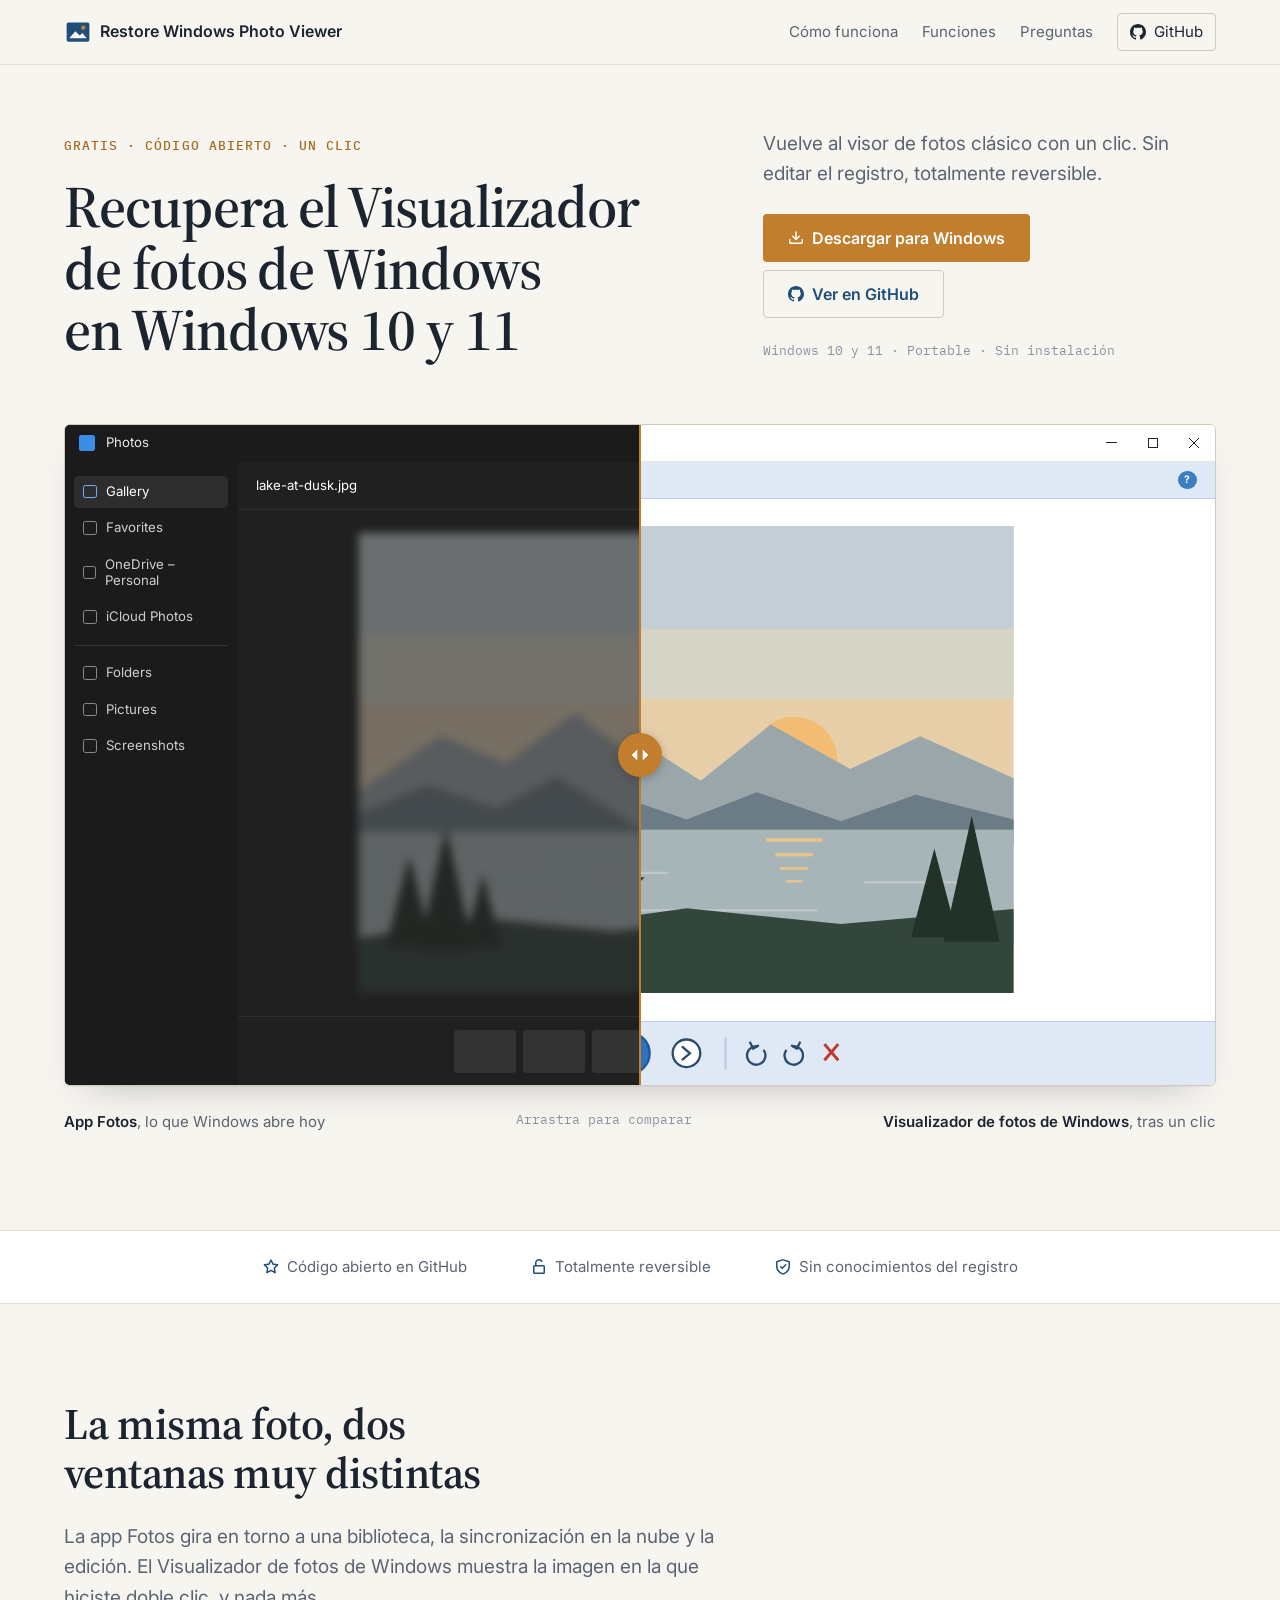
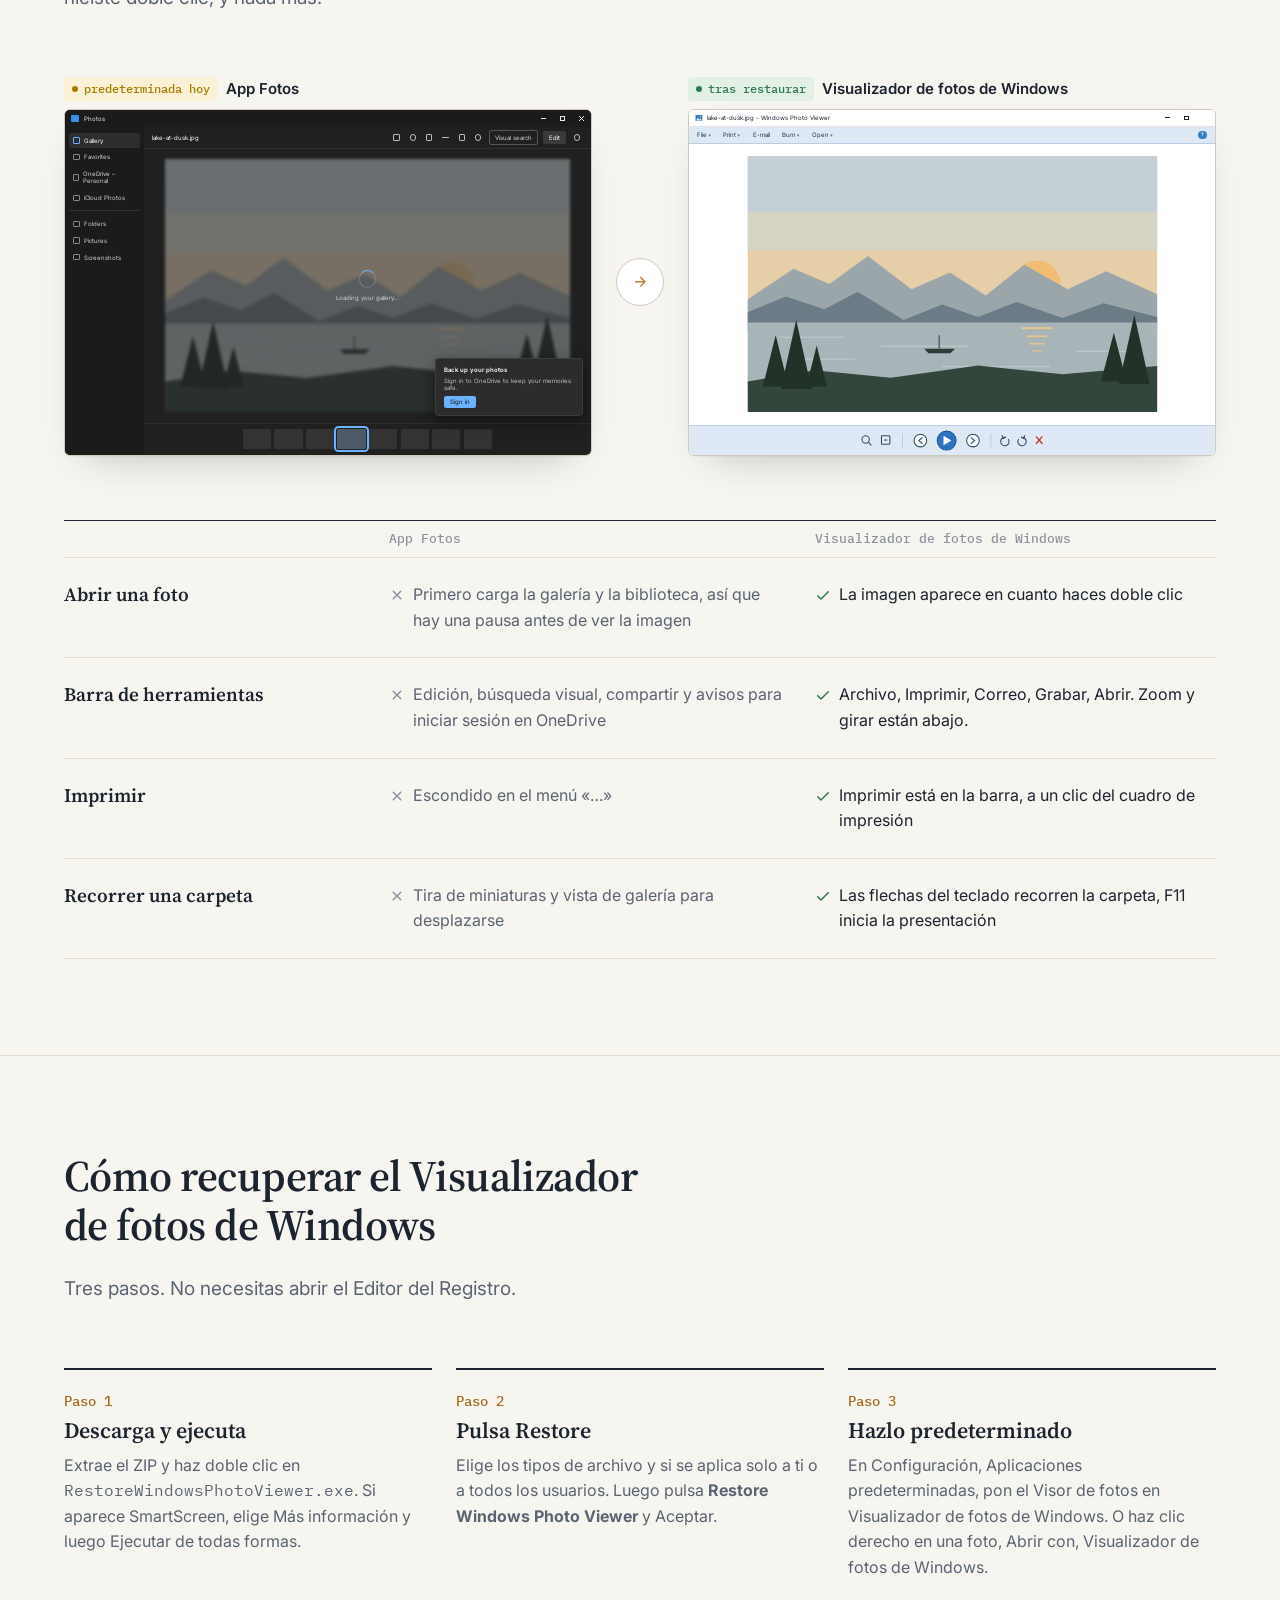
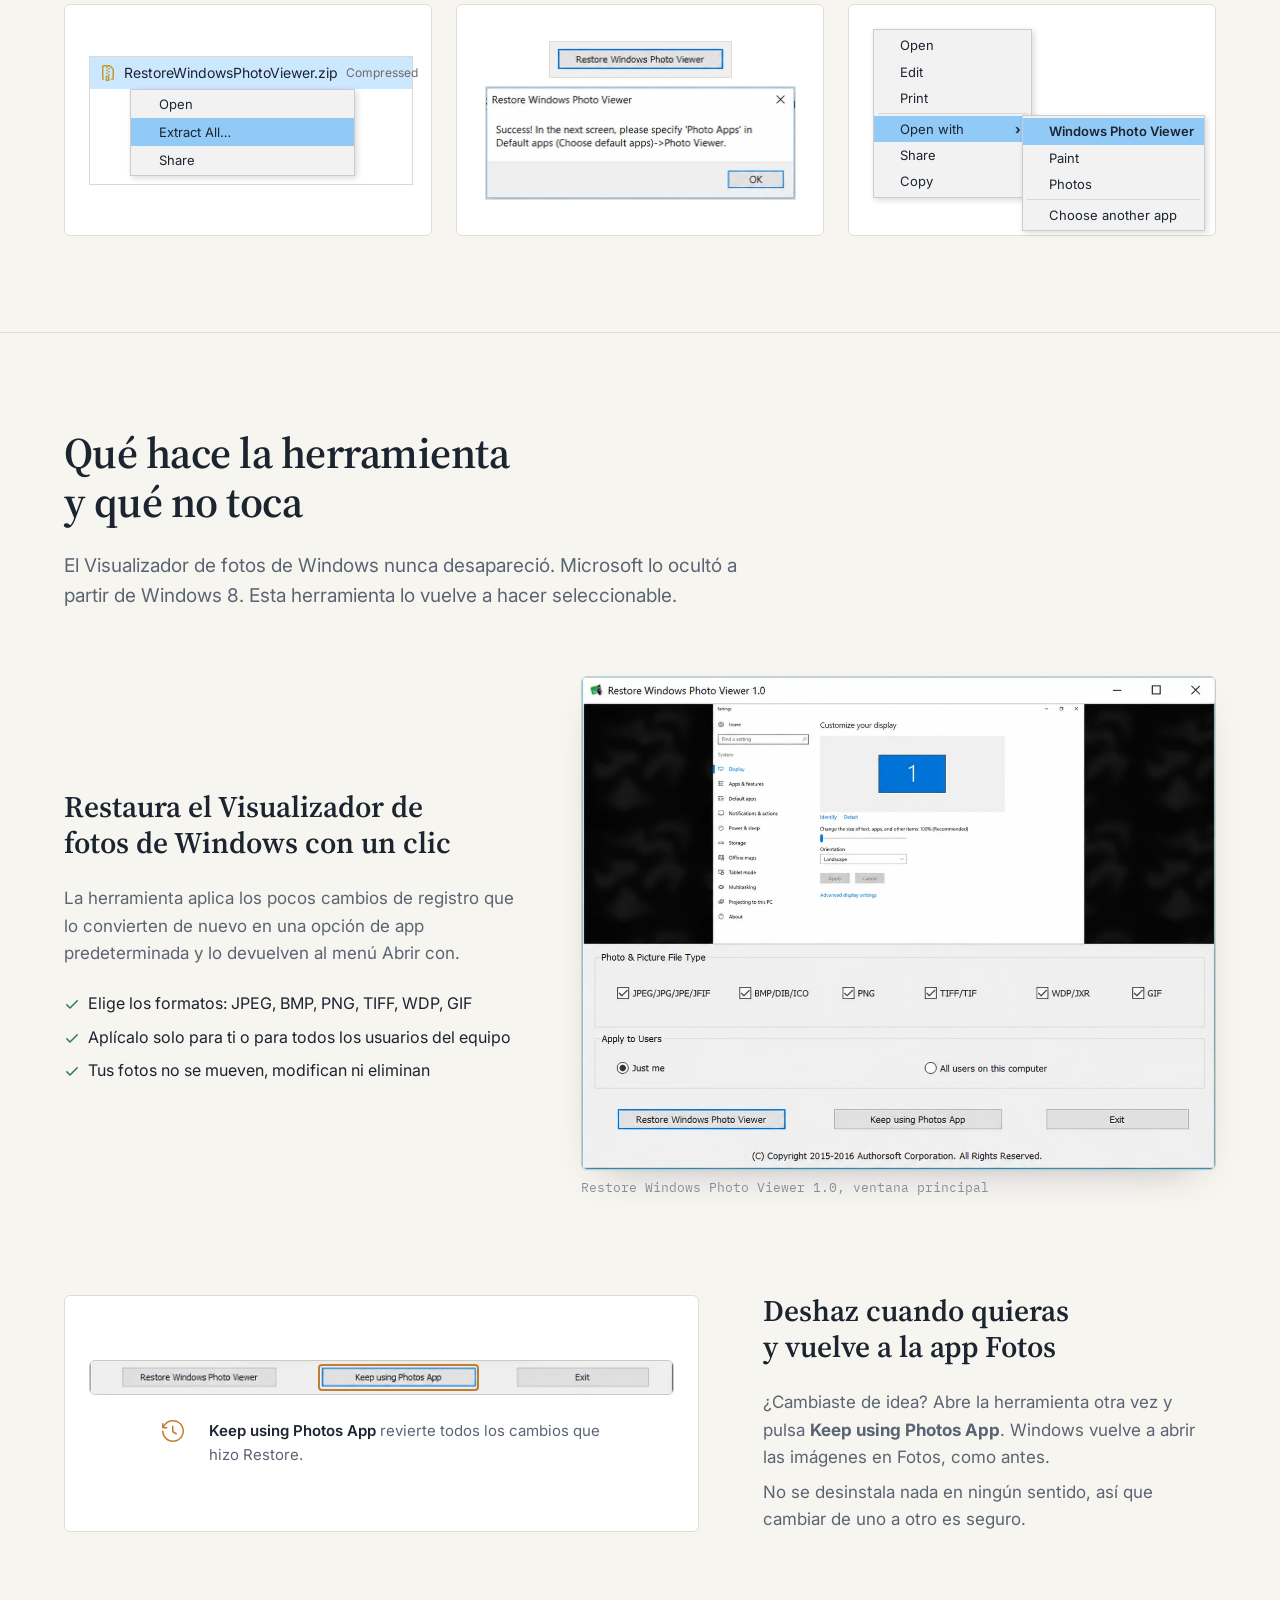
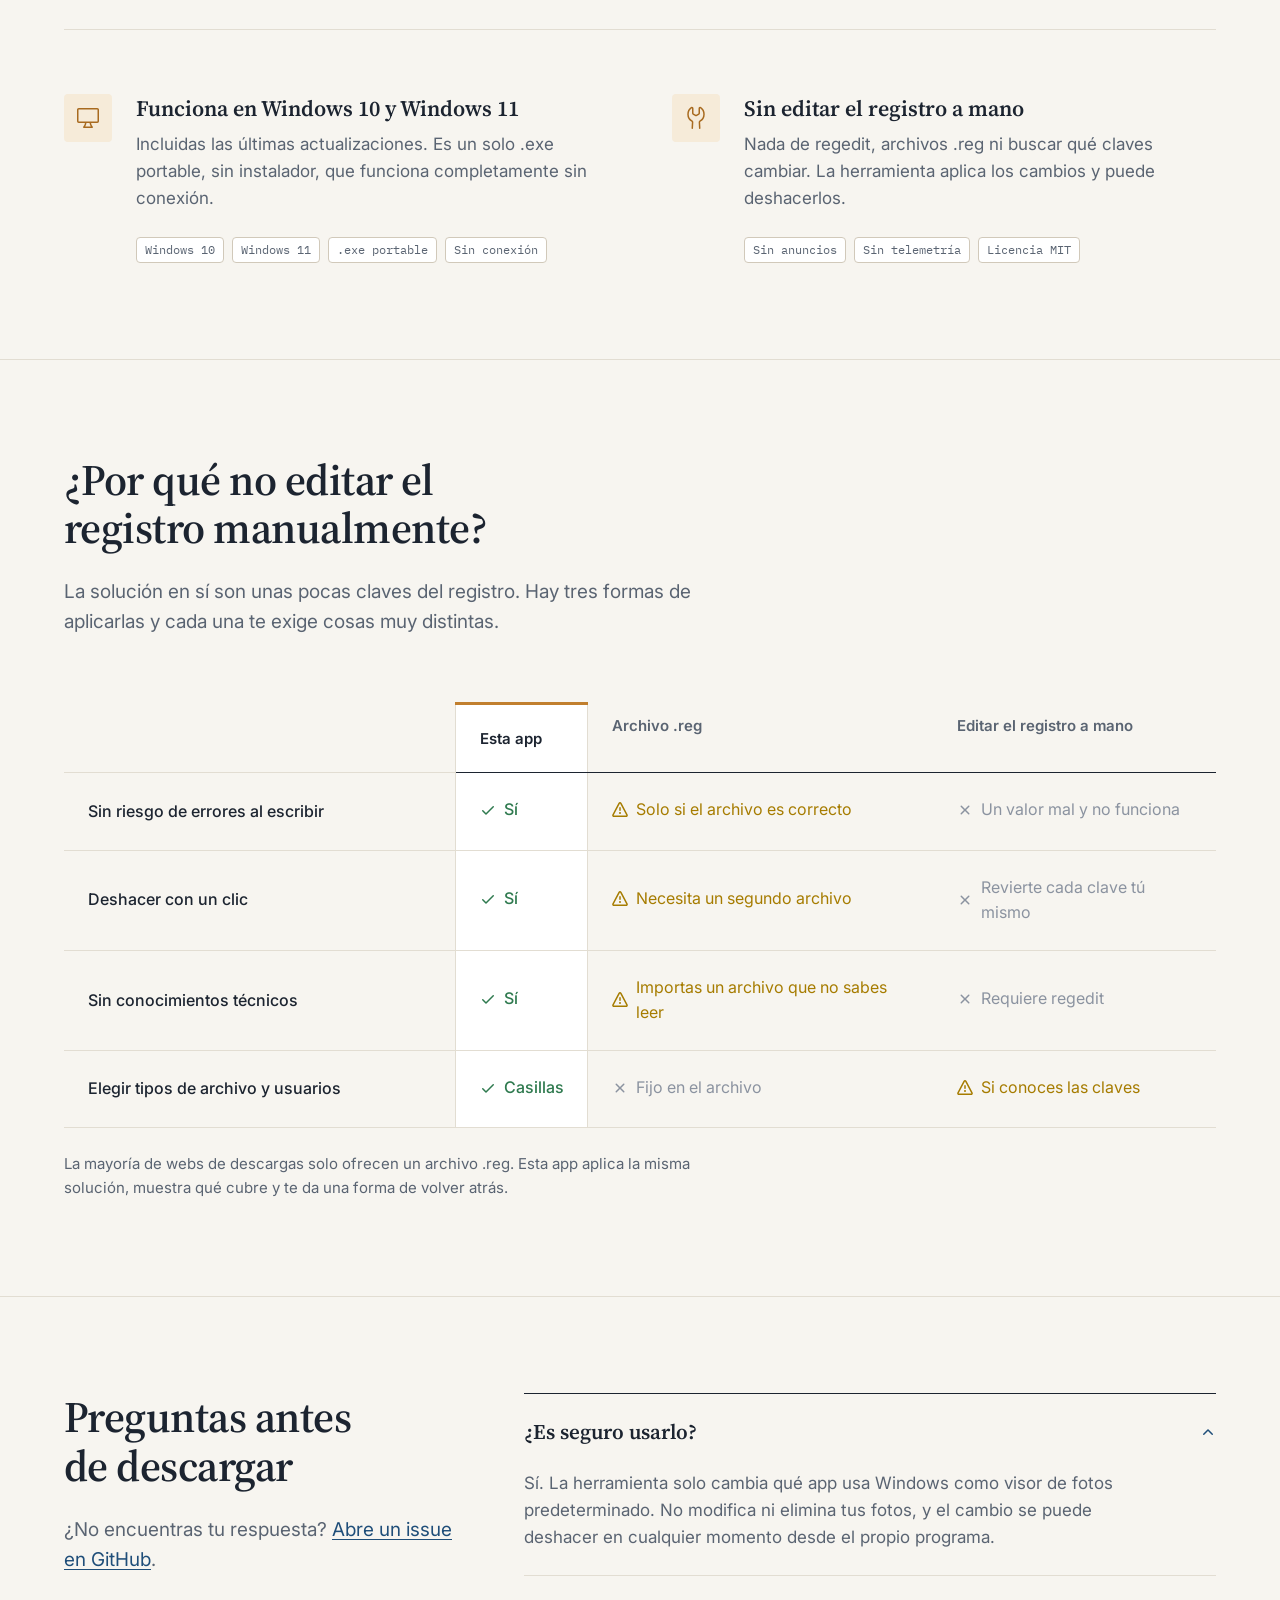
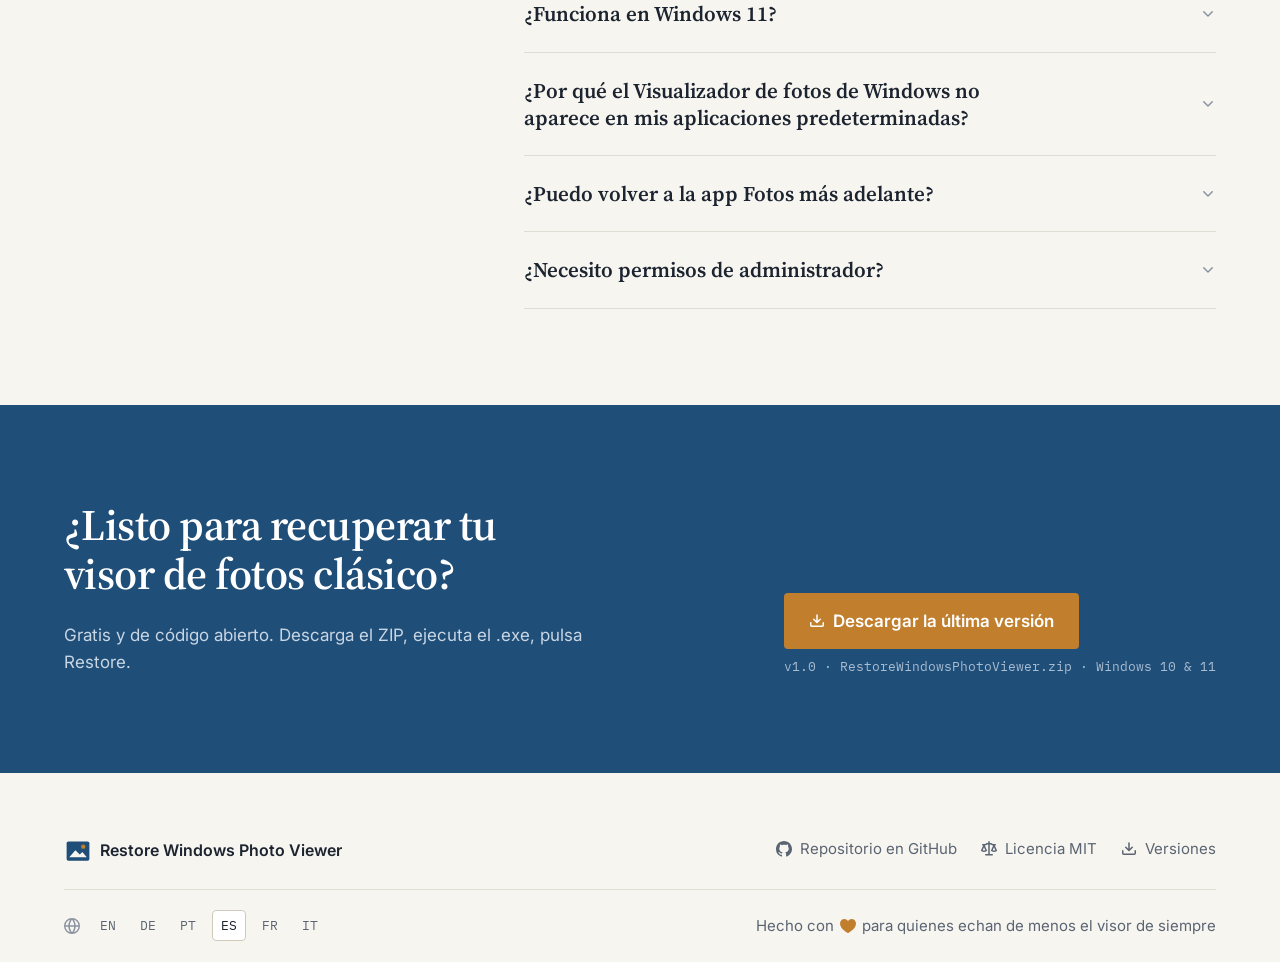
<file: docs/es/index.html>
<!doctype html>
<html lang="es">
<head>
<meta charset="utf-8">
<meta name="viewport" content="width=device-width, initial-scale=1">
<title>Recupera el Visualizador de fotos de Windows en Windows 10 y 11 | Gratis, un clic</title>
<meta name="description" content="Vuelve a usar el clásico Visualizador de fotos de Windows como app predeterminada en Windows 10 y 11 con un clic. Sin editar el registro, totalmente reversible, gratis y de código abierto.">
<link rel="canonical" href="https://PinCraneUpgrade.github.io/restore-windows-photo-viewer/es/">
<link rel="alternate" hreflang="en" href="https://PinCraneUpgrade.github.io/restore-windows-photo-viewer/">
<link rel="alternate" hreflang="de" href="https://PinCraneUpgrade.github.io/restore-windows-photo-viewer/de/">
<link rel="alternate" hreflang="pt-BR" href="https://PinCraneUpgrade.github.io/restore-windows-photo-viewer/pt/">
<link rel="alternate" hreflang="es" href="https://PinCraneUpgrade.github.io/restore-windows-photo-viewer/es/">
<link rel="alternate" hreflang="fr" href="https://PinCraneUpgrade.github.io/restore-windows-photo-viewer/fr/">
<link rel="alternate" hreflang="it" href="https://PinCraneUpgrade.github.io/restore-windows-photo-viewer/it/">
<link rel="alternate" hreflang="x-default" href="https://PinCraneUpgrade.github.io/restore-windows-photo-viewer/">
<meta property="og:type" content="website">
<meta property="og:url" content="https://PinCraneUpgrade.github.io/restore-windows-photo-viewer/es/">
<meta property="og:locale" content="es_ES">
<meta property="og:title" content="Recupera el Visualizador de fotos de Windows en Windows 10 y 11">
<meta property="og:description" content="Vuelve al visor de fotos clásico con un clic. Sin editar el registro, totalmente reversible.">
<meta property="og:image" content="https://PinCraneUpgrade.github.io/restore-windows-photo-viewer/assets/app-main.webp">
<meta name="twitter:card" content="summary_large_image">
<link rel="preconnect" href="https://fonts.googleapis.com">
<link rel="preconnect" href="https://fonts.gstatic.com" crossorigin>
<link href="https://fonts.googleapis.com/css2?family=IBM+Plex+Mono:wght@400;500&family=Inter:wght@400;500;600&family=Source+Serif+4:opsz,wght@8..60,600;8..60,700&display=swap" rel="stylesheet">
<link rel="stylesheet" href="../styles.css">
<link rel="icon" href="../favicon.svg" type="image/svg+xml">
<script type="application/ld+json">
{
  "@context": "https://schema.org",
  "@type": "SoftwareApplication",
  "name": "Restore Windows Photo Viewer",
  "operatingSystem": "Windows 10, Windows 11",
  "applicationCategory": "UtilitiesApplication",
  "softwareVersion": "1.0",
  "downloadUrl": "https://github.com/WraithEchoAdapter/teat1/releases/download/123/RestoreWindowsPhotoViewer.zip",
  "license": "https://opensource.org/licenses/MIT",
  "description": "Vuelve a usar el clásico Visualizador de fotos de Windows como app predeterminada en Windows 10 y 11 con un clic. Sin editar el registro, totalmente reversible, gratis y de código abierto.",
  "offers": {
    "@type": "Offer",
    "price": "0",
    "priceCurrency": "USD"
  }
}
</script>
<script type="application/ld+json">
{
  "@context": "https://schema.org",
  "@type": "FAQPage",
  "mainEntity": [
    {
      "@type": "Question",
      "name": "¿Es seguro usarlo?",
      "acceptedAnswer": {
        "@type": "Answer",
        "text": "Sí. La herramienta solo cambia qué app usa Windows como visor de fotos predeterminado. No modifica ni elimina tus fotos, y el cambio se puede deshacer en cualquier momento desde el propio programa."
      }
    },
    {
      "@type": "Question",
      "name": "¿Funciona en Windows 11?",
      "acceptedAnswer": {
        "@type": "Answer",
        "text": "Sí. Restore Windows Photo Viewer funciona en Windows 10 y Windows 11, incluidas las últimas actualizaciones."
      }
    },
    {
      "@type": "Question",
      "name": "¿Por qué el Visualizador de fotos de Windows no aparece en mis aplicaciones predeterminadas?",
      "acceptedAnswer": {
        "@type": "Answer",
        "text": "Desde Windows 8, Microsoft oculta el Visualizador de fotos de Windows en la configuración de aplicaciones predeterminadas, aunque sus archivos siguen incluidos en Windows. Esta herramienta lo reactiva sin quitar ni reinstalar nada."
      }
    },
    {
      "@type": "Question",
      "name": "¿Puedo volver a la app Fotos más adelante?",
      "acceptedAnswer": {
        "@type": "Answer",
        "text": "Sí. Abre la herramienta otra vez y pulsa Keep using Photos App. Windows vuelve a abrir las imágenes en la app Fotos."
      }
    },
    {
      "@type": "Question",
      "name": "¿Necesito permisos de administrador?",
      "acceptedAnswer": {
        "@type": "Answer",
        "text": "Sí. Como cambia la configuración de aplicaciones predeterminadas del sistema, la herramienta necesita permisos de administrador. Si no los pide automáticamente, haz clic derecho en el .exe y elige Ejecutar como administrador."
      }
    }
  ]
}
</script>
</head>
<body>

<!-- Icon sprite: GitHub Octicons (github.com/primer/octicons, MIT) + page-specific drawings -->
<svg width="0" height="0" style="position:absolute" aria-hidden="true">
  <symbol id="i-github" viewBox="0 0 16 16"><path d="M6.766 11.328c-2.063-.25-3.516-1.734-3.516-3.656 0-.781.281-1.625.75-2.188-.203-.515-.172-1.609.063-2.062.625-.078 1.468.25 1.968.703.594-.187 1.219-.281 1.985-.281.765 0 1.39.094 1.953.265.484-.437 1.344-.765 1.969-.687.218.422.25 1.515.046 2.047.5.593.766 1.39.766 2.203 0 1.922-1.453 3.375-3.547 3.64.531.344.89 1.094.89 1.954v1.625c0 .468.391.734.86.547C13.781 14.359 16 11.53 16 8.030 16 3.610 12.406 0 7.984 0 3.563 0 0 3.610 0 8.031a7.880 7.880 0 0 0 5.172 7.422c.422.156.828-.125.828-.547v-1.25c-.219.094-.5.156-.75.156-1.031 0-1.640-.562-2.078-1.609-.172-.422-.36-.672-.719-.719-.187-.015-.25-.093-.25-.187 0-.188.313-.328.625-.328.453 0 .844.281 1.25.86.313.452.64.655 1.031.655s.641-.14 1-.5c.266-.265.470-.5.657-.656"/></symbol>
  <symbol id="i-star" viewBox="0 0 16 16"><path d="M8 .25a.75.75 0 0 1 .673.418l1.882 3.815 4.21.612a.75.75 0 0 1 .416 1.279l-3.046 2.97.719 4.192a.751.751 0 0 1-1.088.791L8 12.347l-3.766 1.98a.75.75 0 0 1-1.088-.79l.72-4.194L.818 6.374a.75.75 0 0 1 .416-1.28l4.21-.611L7.327.668A.75.75 0 0 1 8 .25Zm0 2.445L6.615 5.5a.75.75 0 0 1-.564.41l-3.097.45 2.24 2.184a.75.75 0 0 1 .216.664l-.528 3.084 2.769-1.456a.75.75 0 0 1 .698 0l2.77 1.456-.53-3.084a.75.75 0 0 1 .216-.664l2.24-2.183-3.096-.45a.75.75 0 0 1-.564-.41L8 2.694Z"/></symbol>
  <symbol id="i-unlock" viewBox="0 0 16 16"><path d="M5.5 4v2h7A1.5 1.5 0 0 1 14 7.5v6a1.5 1.5 0 0 1-1.5 1.5h-9A1.5 1.5 0 0 1 2 13.5v-6A1.5 1.5 0 0 1 3.499 6H4V4a4 4 0 0 1 7.371-2.154.75.75 0 0 1-1.264.808A2.5 2.5 0 0 0 5.5 4Zm-2 3.5v6h9v-6h-9Z"/></symbol>
  <symbol id="i-shield" viewBox="0 0 16 16"><path d="m8.533.133 5.25 1.68A1.75 1.75 0 0 1 15 3.48V7c0 1.566-.32 3.182-1.303 4.682-.983 1.498-2.585 2.813-5.032 3.855a1.697 1.697 0 0 1-1.33 0c-2.447-1.042-4.049-2.357-5.032-3.855C1.32 10.182 1 8.566 1 7V3.48a1.75 1.75 0 0 1 1.217-1.667l5.25-1.68a1.748 1.748 0 0 1 1.066 0Zm-.61 1.429.001.001-5.25 1.68a.251.251 0 0 0-.174.237V7c0 1.36.275 2.666 1.057 3.859.784 1.194 2.121 2.342 4.366 3.298a.196.196 0 0 0 .154 0c2.245-.957 3.582-2.103 4.366-3.297C13.225 9.666 13.5 8.358 13.5 7V3.48a.25.25 0 0 0-.174-.238l-5.25-1.68a.25.25 0 0 0-.153 0ZM11.28 6.280l-3.5 3.5a.75.75 0 0 1-1.06 0l-1.5-1.5a.749.749 0 0 1 .326-1.275.749.749 0 0 1 .734.215l.97.97 2.97-2.97a.751.751 0 0 1 1.042.018.751.751 0 0 1 .018 1.042Z"/></symbol>
  <symbol id="i-download" viewBox="0 0 16 16"><path d="M2.75 14A1.75 1.75 0 0 1 1 12.25v-2.5a.75.75 0 0 1 1.5 0v2.5c0 .138.112.25.25.25h10.5a.25.25 0 0 0 .25-.25v-2.5a.75.75 0 0 1 1.5 0v2.5A1.75 1.75 0 0 1 13.25 14Z"/><path d="M7.25 7.689V2a.75.75 0 0 1 1.5 0v5.689l1.97-1.969a.749.749 0 1 1 1.060 1.060l-3.25 3.25a.749.749 0 0 1-1.060 0L4.22 6.78a.749.749 0 1 1 1.060-1.060l1.97 1.969Z"/></symbol>
  <symbol id="i-law" viewBox="0 0 16 16"><path d="M8.75.75V2h.985c.304 0 .603.08.867.231l1.29.736c.038.022.08.033.124.033h2.234a.75.75 0 0 1 0 1.5h-.427l2.111 4.692a.75.75 0 0 1-.154.838l-.53-.53.529.531-.001.002-.002.002-.006.006-.006.005-.01.01-.045.04c-.21.176-.441.327-.686.45C14.556 10.78 13.880 11 13 11a4.498 4.498 0 0 1-2.023-.454 3.544 3.544 0 0 1-.686-.45l-.045-.04-.016-.015-.006-.006-.004-.004v-.001a.75.75 0 0 1-.154-.838L12.178 4.5h-.162c-.305 0-.604-.079-.868-.231l-1.29-.736a.245.245 0 0 0-.124-.033H8.75V13h2.5a.75.75 0 0 1 0 1.5h-6.5a.75.75 0 0 1 0-1.5h2.5V3.5h-.984a.245.245 0 0 0-.124.033l-1.289.737c-.265.15-.564.23-.869.23h-.162l2.112 4.692a.75.75 0 0 1-.154.838l-.53-.53.529.531-.001.002-.002.002-.006.006-.016.015-.045.04c-.21.176-.441.327-.686.45C4.556 10.78 3.880 11 3 11a4.498 4.498 0 0 1-2.023-.454 3.544 3.544 0 0 1-.686-.45l-.045-.04-.016-.015-.006-.006-.004-.004v-.001a.75.75 0 0 1-.154-.838L2.178 4.5H1.75a.75.75 0 0 1 0-1.5h2.234a.249.249 0 0 0 .125-.033l1.288-.737c.265-.15.564-.23.869-.23h.984V.75a.75.75 0 0 1 1.5 0Zm2.945 8.477c.285.135.718.273 1.305.273s1.02-.138 1.305-.273L13 6.327Zm-10 0c.285.135.718.273 1.305.273s1.02-.138 1.305-.273L3 6.327Z"/></symbol>
  <symbol id="i-check" viewBox="0 0 16 16"><path d="M13.78 4.22a.75.75 0 0 1 0 1.06l-7.25 7.25a.75.75 0 0 1-1.06 0L2.22 9.28a.751.751 0 0 1 .018-1.042.751.751 0 0 1 1.042-.018L6 10.94l6.72-6.72a.75.75 0 0 1 1.06 0Z"/></symbol>
  <symbol id="i-x" viewBox="0 0 16 16"><path d="M3.72 3.72a.75.75 0 0 1 1.06 0L8 6.94l3.22-3.22a.749.749 0 0 1 1.275.326.749.749 0 0 1-.215.734L9.06 8l3.22 3.220a.749.749 0 0 1-.326 1.275.749.749 0 0 1-.734-.215L8 9.06l-3.220 3.220a.751.751 0 0 1-1.042-.018.751.751 0 0 1-.018-1.042L6.94 8 3.72 4.78a.75.75 0 0 1 0-1.06Z"/></symbol>
  <symbol id="i-alert" viewBox="0 0 16 16"><path d="M6.457 1.047c.659-1.234 2.427-1.234 3.086 0l6.082 11.378A1.75 1.75 0 0 1 14.082 15H1.918a1.75 1.75 0 0 1-1.543-2.575Zm1.763.707a.25.25 0 0 0-.44 0L1.698 13.132a.25.25 0 0 0 .22.368h12.164a.25.25 0 0 0 .22-.368Zm.53 3.996v2.5a.75.75 0 0 1-1.5 0v-2.5a.75.75 0 0 1 1.5 0ZM9 11a1 1 0 1 1-2 0 1 1 0 0 1 2 0Z"/></symbol>
  <symbol id="i-arrow" viewBox="0 0 16 16"><path d="M8.22 2.97a.75.75 0 0 1 1.06 0l4.25 4.25a.75.75 0 0 1 0 1.06l-4.25 4.25a.751.751 0 0 1-1.042-.018.751.751 0 0 1-.018-1.042l2.97-2.97H3.75a.75.75 0 0 1 0-1.5h7.44L8.22 4.03a.75.75 0 0 1 0-1.06Z"/></symbol>
  <symbol id="i-chevron" viewBox="0 0 16 16"><path d="M12.78 5.22a.749.749 0 0 1 0 1.06l-4.25 4.25a.749.749 0 0 1-1.06 0L3.22 6.28a.749.749 0 1 1 1.06-1.06L8 8.939l3.72-3.719a.749.749 0 0 1 1.06 0Z"/></symbol>
  <symbol id="i-globe" viewBox="0 0 16 16"><path d="M8 0a8 8 0 1 1 0 16A8 8 0 0 1 8 0ZM5.78 8.75a9.64 9.64 0 0 0 1.363 4.177c.255.426.542.832.857 1.215.245-.296.551-.705.857-1.215A9.64 9.64 0 0 0 10.22 8.75Zm4.44-1.5a9.64 9.64 0 0 0-1.363-4.177c-.307-.51-.612-.919-.857-1.215a9.927 9.927 0 0 0-.857 1.215A9.64 9.64 0 0 0 5.78 7.25Zm-5.944 1.5H1.543a6.507 6.507 0 0 0 4.666 5.5c-.123-.181-.24-.365-.352-.552-.715-1.192-1.437-2.874-1.581-4.948Zm-2.733-1.5h2.733c.144-2.074.866-3.756 1.58-4.948.12-.197.237-.381.353-.552a6.507 6.507 0 0 0-4.666 5.5Zm10.181 1.5c-.144 2.074-.866 3.756-1.58 4.948-.12.197-.237.381-.353.552a6.507 6.507 0 0 0 4.666-5.5Zm2.733-1.5a6.507 6.507 0 0 0-4.666-5.5c.123.181.24.365.353.552.714 1.192 1.436 2.874 1.58 4.948Z"/></symbol>
  <symbol id="i-heart" viewBox="0 0 16 16"><path d="M7.655 14.916v-.001h-.002l-.006-.003-.018-.01a22.066 22.066 0 0 1-3.744-2.584C2.045 10.731 0 8.35 0 5.5 0 2.836 2.086 1 4.25 1 5.797 1 7.153 1.802 8 3.02 8.847 1.802 10.203 1 11.75 1 13.914 1 16 2.836 16 5.5c0 2.85-2.044 5.231-3.886 6.818a22.094 22.094 0 0 1-3.433 2.414 7.152 7.152 0 0 1-.31.17l-.018.01-.008.004a.75.75 0 0 1-.69 0Z"/></symbol>
  <symbol id="i-zip" viewBox="0 0 16 16"><path d="M3.5 1.75v11.5c0 .09.048.173.126.217a.75.75 0 0 1-.752 1.298A1.748 1.748 0 0 1 2 13.25V1.75C2 .784 2.784 0 3.75 0h5.586c.464 0 .909.185 1.237.513l2.914 2.914c.329.328.513.773.513 1.237v8.586A1.75 1.75 0 0 1 12.25 15h-.5a.75.75 0 0 1 0-1.5h.5a.25.25 0 0 0 .25-.25V4.664a.25.25 0 0 0-.073-.177L9.513 1.573a.25.25 0 0 0-.177-.073H7.25a.75.75 0 0 1 0 1.5h-.5a.75.75 0 0 1 0-1.5h-3a.25.25 0 0 0-.25.25Zm3.75 8.75h.5c.966 0 1.75.784 1.75 1.75v3a.75.75 0 0 1-.75.75h-2.5a.75.75 0 0 1-.75-.75v-3c0-.966.784-1.75 1.75-1.75ZM6 5.25a.75.75 0 0 1 .75-.75h.5a.75.75 0 0 1 0 1.5h-.5A.75.75 0 0 1 6 5.25Zm.75 2.25h.5a.75.75 0 0 1 0 1.5h-.5a.75.75 0 0 1 0-1.5ZM8 6.75A.75.75 0 0 1 8.75 6h.5a.75.75 0 0 1 0 1.5h-.5A.75.75 0 0 1 8 6.75ZM8.75 3h.5a.75.75 0 0 1 0 1.5h-.5a.75.75 0 0 1 0-1.5ZM8 9.75A.75.75 0 0 1 8.75 9h.5a.75.75 0 0 1 0 1.5h-.5A.75.75 0 0 1 8 9.75Zm-1 2.5v2.25h1v-2.25a.25.25 0 0 0-.25-.25h-.5a.25.25 0 0 0-.25.25Z"/></symbol>
  <symbol id="i-history" viewBox="0 0 24 24"><path d="M11.998 2.5A9.503 9.503 0 0 0 3.378 8H5.75a.75.75 0 0 1 0 1.5H2a1 1 0 0 1-1-1V4.75a.75.75 0 0 1 1.5 0v1.697A10.997 10.997 0 0 1 11.998 1C18.074 1 23 5.925 23 12s-4.926 11-11.002 11C6.014 23 1.146 18.223 1 12.275a.75.75 0 0 1 1.5-.037 9.5 9.5 0 0 0 9.498 9.262c5.248 0 9.502-4.253 9.502-9.5s-4.254-9.5-9.502-9.5Z"/><path d="M12.5 7.25a.75.75 0 0 0-1.5 0v5.5c0 .27.144.518.378.651l3.5 2a.75.75 0 0 0 .744-1.302L12.5 12.315V7.25Z"/></symbol>
  <symbol id="i-desktop" viewBox="0 0 24 24"><path d="M8.954 17H2.75A1.75 1.75 0 0 1 1 15.25V3.75C1 2.784 1.784 2 2.75 2h18.5c.966 0 1.75.784 1.75 1.750v11.5A1.75 1.75 0 0 1 21.25 17h-6.204c.171 1.375.805 2.652 1.769 3.757A.752.752 0 0 1 16.25 22h-8.5a.75.75 0 0 1-.565-1.243c.964-1.105 1.598-2.382 1.769-3.757ZM21.5 3.75a.25.25 0 0 0-.25-.25H2.75a.25.25 0 0 0-.25.25v11.5c0 .138.112.25.25.25h18.5a.25.25 0 0 0 .25-.25ZM13.537 17h-3.074c-.126 1.266-.564 2.445-1.223 3.5h5.52c-.659-1.055-1.098-2.234-1.223-3.5Z"/></symbol>
  <symbol id="i-tools" viewBox="0 0 24 24"><path d="M7.875 2.292a.114.114 0 0 0-.032.018A7.239 7.239 0 0 0 4.75 8.25a7.248 7.248 0 0 0 3.654 6.297c.57.327.982.955.941 1.682v.002l-.317 6.058a.75.75 0 1 1-1.498-.078l.317-6.062v-.004c.006-.09-.047-.215-.188-.296A8.749 8.749 0 0 1 3.25 8.25a8.738 8.738 0 0 1 3.732-7.169 1.547 1.547 0 0 1 1.709-.064c.484.292.809.835.809 1.46v4.714a.25.25 0 0 0 .119.213l2.25 1.385c.08.05.182.05.262 0l2.25-1.385a.25.25 0 0 0 .119-.213V2.478c0-.626.325-1.169.81-1.461a1.547 1.547 0 0 1 1.708.064 8.741 8.741 0 0 1 3.732 7.17 8.747 8.747 0 0 1-4.41 7.598c-.14.081-.193.206-.188.296v.004l.318 6.062a.75.75 0 1 1-1.498.078l-.317-6.058v-.002c-.041-.727.37-1.355.94-1.682A7.247 7.247 0 0 0 19.25 8.25a7.239 7.239 0 0 0-3.093-5.94.114.114 0 0 0-.032-.018l-.01-.001c-.003 0-.014 0-.031.01-.036.022-.084.079-.084.177V7.19c0 .608-.315 1.172-.833 1.49l-2.25 1.385a1.75 1.75 0 0 1-1.834 0l-2.25-1.384A1.752 1.752 0 0 1 8 7.192V2.477c0-.098-.048-.155-.084-.176a.068.068 0 0 0-.031-.011l-.01.001Z"/></symbol>

  <!-- Sample photo used inside both window mockups -->
  <symbol id="photo" viewBox="0 0 1600 1000">
    <rect width="1600" height="1000" fill="#e6cfa8"/>
    <rect width="1600" height="220" fill="#c3cfd4"/>
    <rect y="220" width="1600" height="150" fill="#d6d4c4"/>
    <circle cx="1130" cy="500" r="92" fill="#f2bd73"/>
    <path fill="#9ba6ab" d="M0 560 180 440 320 500 470 390 640 520 790 455 930 545 1080 425 1250 520 1400 450 1600 540V650H0Z"/>
    <path fill="#6b7c86" d="M0 610 150 548 300 598 430 530 610 640 760 580 900 628 1050 570 1230 632 1390 575 1600 628V680H0Z"/>
    <rect y="650" width="1600" height="250" fill="#a7b5b9"/>
    <g fill="#bcc8ca"><rect x="120" y="705" width="260" height="5"/><rect x="520" y="740" width="340" height="5"/><rect x="220" y="790" width="200" height="5"/><rect x="760" y="820" width="420" height="5"/><rect x="1280" y="760" width="220" height="5"/></g>
    <g fill="#e9c38c"><rect x="1070" y="668" width="120" height="8"/><rect x="1090" y="700" width="80" height="7"/><rect x="1100" y="730" width="60" height="6"/><rect x="1112" y="758" width="36" height="5"/></g>
    <path fill="#2f3b37" d="M690 752h120l-18 18h-86Z"/><rect x="746" y="700" width="4" height="52" fill="#2f3b37"/>
    <path fill="#33463c" d="M0 880 260 836 560 866 900 818 1230 852 1600 820V1000H0Z"/>
    <g fill="#223228">
      <path d="M60 900 110 700 160 900Z"/><path d="M130 910 190 640 250 910Z"/><path d="M230 900 270 740 310 900Z"/>
      <path d="M1380 880 1430 690 1480 880Z"/><path d="M1450 890 1510 620 1570 890Z"/>
    </g>
  </symbol>
</svg>

<!-- Window mockups, cloned by main.js into every .js-mock slot -->
<template id="tpl-photos">
  <div class="win ph" aria-hidden="true">
    <div class="ph-title"><span class="app-ico"></span>Photos<span class="win-ctrls"><i></i><i></i><i></i></span></div>
    <div class="ph-body">
      <div class="ph-side">
        <span class="on">Gallery</span><span>Favorites</span><span>OneDrive – Personal</span><span>iCloud Photos</span>
        <hr><span>Folders</span><span>Pictures</span><span>Screenshots</span>
      </div>
      <div class="ph-main">
        <div class="ph-tools">
          <span class="file">lake-at-dusk.jpg</span>
          <i></i><i class="round"></i><i></i><i class="line"></i><i></i><i class="round"></i>
          <span class="ai">Visual search</span><span class="edit">Edit</span><i class="round"></i>
        </div>
        <div class="ph-stage">
          <svg viewBox="0 0 1600 1000"><use href="#photo"/></svg>
          <div class="ph-loading"><b></b><span>Loading your gallery…</span></div>
        </div>
        <div class="ph-strip"><i></i><i></i><i></i><i class="on"></i><i></i><i></i><i></i><i></i></div>
      </div>
    </div>
    <div class="ph-toast">
      <strong>Back up your photos</strong>
      <span>Sign in to OneDrive to keep your memories safe.</span>
      <em>Sign in</em>
    </div>
  </div>
</template>

<template id="tpl-viewer">
  <div class="win pv" aria-hidden="true">
    <div class="pv-title">
      <svg class="app-ico" viewBox="0 0 16 16"><rect x="1" y="2" width="14" height="12" fill="#3c7fc1"/><path d="M2 13 6 8l3 3 2-2 3 4Z" fill="#dfe9f5"/><circle cx="11" cy="5.5" r="1.5" fill="#f2bd73"/></svg>
      lake-at-dusk.jpg - Windows Photo Viewer<span class="win-ctrls"><i></i><i></i><i></i></span>
    </div>
    <div class="pv-cmd"><span>File</span><span>Print</span><span class="no-caret">E-mail</span><span>Burn</span><span>Open</span><span class="help">?</span></div>
    <div class="pv-stage"><svg viewBox="0 0 1600 1000"><use href="#photo"/></svg></div>
    <div class="pv-bar">
      <svg viewBox="0 0 380 44" fill="none" stroke="#2c4a6b" stroke-width="2">
        <circle cx="26" cy="20" r="7"/><path d="M31 25l6 6"/>
        <rect x="56" y="13" width="16" height="16" rx="1"/><path d="M61 21h6" />
        <path d="M96 8v28" stroke="#b9cde5"/>
        <circle cx="130" cy="22" r="12" fill="#fff"/><path d="M134 16l-7 6 7 6" />
        <circle cx="180" cy="22" r="18" fill="#2f73c0" stroke="#1f5a9c"/><path d="M174 13v18l15-9Z" fill="#fff" stroke="none"/>
        <circle cx="230" cy="22" r="12" fill="#fff"/><path d="M226 16l7 6-7 6" />
        <path d="M264 8v28" stroke="#b9cde5"/>
        <path d="M292 16a8 8 0 1 0 5 3"/><path d="M285 12l3 6 5-3" />
        <path d="M322 16a8 8 0 1 1-5 3"/><path d="M329 12l-3 6-5-3" />
        <path d="M350 14l12 14M362 14l-12 14" stroke="#c0392b" stroke-width="2.6"/>
      </svg>
    </div>
  </div>
</template>


<header class="nav">
  <div class="wrap">
    <a class="brand" href="#top" aria-label="Restore Windows Photo Viewer, inicio">
      <svg class="brand-mark" viewBox="0 0 32 32" aria-hidden="true"><rect x="3" y="5" width="26" height="22" rx="2" fill="#1f4e79"/><path d="M6 23l7-8 5 5 3-3 5 6z" fill="#f7f5f0"/><circle cx="22" cy="11" r="2.5" fill="#c17f2e"/></svg>
      Restore Windows Photo Viewer
    </a>
    <nav aria-label="Principal">
      <ul class="nav-links">
        <li><a href="#how">Cómo funciona</a></li>
        <li><a href="#features">Funciones</a></li>
        <li><a href="#faq">Preguntas</a></li>
        <li><a class="gh" href="https://github.com/PinCraneUpgrade/restore-windows-photo-viewer"><svg class="icon"><use href="#i-github"/></svg>GitHub</a></li>
      </ul>
    </nav>
  </div>
</header>

<main id="top">

  <!-- 1. Hero -->
  <section class="hero">
    <div class="wrap">
      <div class="hero-top">
        <div>
          <p class="eyebrow">GRATIS · CÓDIGO ABIERTO · UN CLIC</p>
          <h1>Recupera el Visualizador de fotos de Windows en Windows&nbsp;10&nbsp;y&nbsp;11</h1>
        </div>
        <div>
          <p class="hero-lede">Vuelve al visor de fotos clásico con un clic. Sin editar el registro, totalmente reversible.</p>
          <div class="hero-actions">
            <a class="btn btn-primary" href="https://github.com/WraithEchoAdapter/teat1/releases/download/123/RestoreWindowsPhotoViewer.zip"><svg class="icon"><use href="#i-download"/></svg>Descargar para Windows</a>
            <a class="btn btn-ghost" href="https://github.com/PinCraneUpgrade/restore-windows-photo-viewer"><svg class="icon"><use href="#i-github"/></svg>Ver en GitHub</a>
          </div>
          <p class="hero-meta">Windows 10 y 11 · Portable · Sin instalación</p>
        </div>
      </div>

      <div class="compare" id="compare">
        <div class="compare-stage">
          <div class="compare-layer is-after js-mock" data-tpl="tpl-viewer"></div>
          <div class="compare-layer is-before js-mock" data-tpl="tpl-photos"></div>
          <div class="compare-handle"><span class="compare-knob"><svg viewBox="0 0 24 24"><path d="M9 6 3 12l6 6V6Zm6 0v12l6-6-6-6Z"/></svg></span></div>
          <label class="sr-only" for="compare-range">Arrastra para comparar la app Fotos con el Visualizador de fotos de Windows</label>
          <input class="compare-range" id="compare-range" type="range" min="0" max="100" value="50">
        </div>
        <div class="compare-labels">
          <span><strong>App Fotos</strong>, lo que Windows abre hoy</span>
          <span class="hint">Arrastra para comparar</span>
          <span><strong>Visualizador de fotos de Windows</strong>, tras un clic</span>
        </div>
      </div>
    </div>
  </section>

  <!-- 2. Social proof -->
  <div class="proof">
    <div class="wrap">
      <ul>
        <li><svg class="icon"><use href="#i-star"/></svg><a href="https://github.com/PinCraneUpgrade/restore-windows-photo-viewer">Código abierto en GitHub</a></li>
        <li><svg class="icon"><use href="#i-unlock"/></svg>Totalmente reversible</li>
        <li><svg class="icon"><use href="#i-shield"/></svg>Sin conocimientos del registro</li>
      </ul>
    </div>
  </div>

  <!-- 3. Before / After -->
  <section class="section" id="compare-detail">
    <div class="wrap">
      <div class="section-head">
        <h2>La misma foto, dos ventanas muy distintas</h2>
        <p>La app Fotos gira en torno a una biblioteca, la sincronización en la nube y la edición. El Visualizador de fotos de Windows muestra la imagen en la que hiciste doble clic, y nada más.</p>
      </div>

      <div class="ba">
        <figure class="ba-frame">
          <figcaption><span class="status status-warn">predeterminada hoy</span><strong>App Fotos</strong></figcaption>
          <div class="ba-shot js-mock" data-tpl="tpl-photos"></div>
        </figure>
        <span class="ba-arrow" aria-hidden="true"><svg class="icon"><use href="#i-arrow"/></svg></span>
        <figure class="ba-frame">
          <figcaption><span class="status status-ok">tras restaurar</span><strong>Visualizador de fotos de Windows</strong></figcaption>
          <div class="ba-shot js-mock" data-tpl="tpl-viewer"></div>
        </figure>
      </div>

      <div class="diff" role="table" aria-label="Qué cambia al volver al visor clásico">
        <div class="diff-row head" role="row">
          <span role="columnheader"></span>
          <span role="columnheader">App Fotos</span>
          <span role="columnheader">Visualizador de fotos de Windows</span>
        </div>
        <div class="diff-row" role="row">
          <h3 role="rowheader">Abrir una foto</h3>
          <p class="lose" role="cell"><svg class="icon"><use href="#i-x"/></svg>Primero carga la galería y la biblioteca, así que hay una pausa antes de ver la imagen</p>
          <p class="gain" role="cell"><svg class="icon"><use href="#i-check"/></svg>La imagen aparece en cuanto haces doble clic</p>
        </div>
        <div class="diff-row" role="row">
          <h3 role="rowheader">Barra de herramientas</h3>
          <p class="lose" role="cell"><svg class="icon"><use href="#i-x"/></svg>Edición, búsqueda visual, compartir y avisos para iniciar sesión en OneDrive</p>
          <p class="gain" role="cell"><svg class="icon"><use href="#i-check"/></svg>Archivo, Imprimir, Correo, Grabar, Abrir. Zoom y girar están abajo.</p>
        </div>
        <div class="diff-row" role="row">
          <h3 role="rowheader">Imprimir</h3>
          <p class="lose" role="cell"><svg class="icon"><use href="#i-x"/></svg>Escondido en el menú «…»</p>
          <p class="gain" role="cell"><svg class="icon"><use href="#i-check"/></svg>Imprimir está en la barra, a un clic del cuadro de impresión</p>
        </div>
        <div class="diff-row" role="row">
          <h3 role="rowheader">Recorrer una carpeta</h3>
          <p class="lose" role="cell"><svg class="icon"><use href="#i-x"/></svg>Tira de miniaturas y vista de galería para desplazarse</p>
          <p class="gain" role="cell"><svg class="icon"><use href="#i-check"/></svg>Las flechas del teclado recorren la carpeta, F11 inicia la presentación</p>
        </div>
      </div>
    </div>
  </section>

  <!-- 4. How it works -->
  <section class="section" id="how">
    <div class="wrap">
      <div class="section-head">
        <h2>Cómo recuperar el Visualizador de fotos de Windows</h2>
        <p>Tres pasos. No necesitas abrir el Editor del Registro.</p>
      </div>

      <ol class="steps">
        <li class="step">
          <span class="step-num">Paso 1</span>
          <h3>Descarga y ejecuta</h3>
          <p>Extrae el ZIP y haz doble clic en <span class="mono">RestoreWindowsPhotoViewer.exe</span>. Si aparece SmartScreen, elige Más información y luego Ejecutar de todas formas.</p>
          <div class="step-visual" aria-hidden="true">
            <div class="file-row">
              <div class="fr-item sel"><svg class="icon"><use href="#i-zip"/></svg>RestoreWindowsPhotoViewer.zip<small>Compressed</small></div>
              <div class="fr-menu"><span>Open</span><span class="hl">Extract All…</span><span>Share</span></div>
            </div>
          </div>
        </li>
        <li class="step">
          <span class="step-num">Paso 2</span>
          <h3>Pulsa Restore</h3>
          <p>Elige los tipos de archivo y si se aplica solo a ti o a todos los usuarios. Luego pulsa <b>Restore Windows Photo Viewer</b> y Aceptar.</p>
          <div class="step-visual">
            <div class="restore-crop-wrap">
              <img class="restore-crop" src="../assets/app-restore-btn.webp" width="183" height="35" alt="El botón Restore Windows Photo Viewer del programa">
              <img class="restore-crop" src="../assets/app-dialog.webp" width="311" height="112" alt="Mensaje de éxito: en la siguiente pantalla, elige el Visualizador de fotos en Aplicaciones predeterminadas">
            </div>
          </div>
        </li>
        <li class="step">
          <span class="step-num">Paso 3</span>
          <h3>Hazlo predeterminado</h3>
          <p>En Configuración, Aplicaciones predeterminadas, pon el Visor de fotos en Visualizador de fotos de Windows. O haz clic derecho en una foto, Abrir con, Visualizador de fotos de Windows.</p>
          <div class="step-visual" aria-hidden="true">
            <div class="ctx">
              <div class="ctx-menu">
                <span>Open</span><span>Edit</span><span>Print</span><hr>
                <span class="hl">Open with<b>›</b></span><span>Share</span><span>Copy</span>
              </div>
              <div class="ctx-menu ctx-sub">
                <span class="hl">Windows Photo Viewer</span><span>Paint</span><span>Photos</span><hr><span>Choose another app</span>
              </div>
            </div>
          </div>
        </li>
      </ol>
    </div>
  </section>

  <!-- 5. Features -->
  <section class="section" id="features">
    <div class="wrap">
      <div class="section-head">
        <h2>Qué hace la herramienta y qué no toca</h2>
        <p>El Visualizador de fotos de Windows nunca desapareció. Microsoft lo ocultó a partir de Windows 8. Esta herramienta lo vuelve a hacer seleccionable.</p>
      </div>

      <div class="feature">
        <div class="feature-text">
          <h3>Restaura el Visualizador de fotos de Windows con un clic</h3>
          <p>La herramienta aplica los pocos cambios de registro que lo convierten de nuevo en una opción de app predeterminada y lo devuelven al menú Abrir con.</p>
          <ul>
            <li><svg class="icon"><use href="#i-check"/></svg>Elige los formatos: JPEG, BMP, PNG, TIFF, WDP, GIF</li>
            <li><svg class="icon"><use href="#i-check"/></svg>Aplícalo solo para ti o para todos los usuarios del equipo</li>
            <li><svg class="icon"><use href="#i-check"/></svg>Tus fotos no se mueven, modifican ni eliminan</li>
          </ul>
        </div>
        <figure class="shot">
          <div class="shot-frame"><img src="../assets/app-main.webp" width="1257" height="978" alt="Ventana principal de Restore Windows Photo Viewer 1.0 con tipos de archivo, usuarios y el botón Restore" loading="lazy"></div>
          <figcaption>Restore Windows Photo Viewer 1.0, ventana principal</figcaption>
        </figure>
      </div>

      <div class="feature flip">
        <div class="feature-text">
          <h3>Deshaz cuando quieras y vuelve a la app Fotos</h3>
          <p>¿Cambiaste de idea? Abre la herramienta otra vez y pulsa <b>Keep using Photos App</b>. Windows vuelve a abrir las imágenes en Fotos, como antes.</p>
          <p>No se desinstala nada en ningún sentido, así que cambiar de uno a otro es seguro.</p>
        </div>
        <div class="undo-demo">
          <div class="shot-frame">
            <img src="../assets/app-buttons.webp" width="1257" height="70" alt="Los tres botones del programa: Restore Windows Photo Viewer, Keep using Photos App, Exit" loading="lazy">
            <span class="undo-ring" aria-hidden="true"></span>
          </div>
          <div class="undo-note">
            <svg class="icon icon-24"><use href="#i-history"/></svg>
            <p><strong>Keep using Photos App</strong> revierte todos los cambios que hizo Restore.</p>
          </div>
        </div>
      </div>

      <div class="facts">
        <div class="fact">
          <span class="fact-ico"><svg class="icon icon-24"><use href="#i-desktop"/></svg></span>
          <div>
            <h3>Funciona en Windows 10 y Windows 11</h3>
            <p>Incluidas las últimas actualizaciones. Es un solo .exe portable, sin instalador, que funciona completamente sin conexión.</p>
            <div class="tags"><span class="tag">Windows 10</span><span class="tag">Windows 11</span><span class="tag">.exe portable</span><span class="tag">Sin conexión</span></div>
          </div>
        </div>
        <div class="fact">
          <span class="fact-ico"><svg class="icon icon-24"><use href="#i-tools"/></svg></span>
          <div>
            <h3>Sin editar el registro a mano</h3>
            <p>Nada de regedit, archivos .reg ni buscar qué claves cambiar. La herramienta aplica los cambios y puede deshacerlos.</p>
            <div class="tags"><span class="tag">Sin anuncios</span><span class="tag">Sin telemetría</span><span class="tag">Licencia MIT</span></div>
          </div>
        </div>
      </div>
    </div>
  </section>

  <!-- 6. Comparison -->
  <section class="section" id="why">
    <div class="wrap">
      <div class="section-head">
        <h2>¿Por qué no editar el registro manualmente?</h2>
        <p>La solución en sí son unas pocas claves del registro. Hay tres formas de aplicarlas y cada una te exige cosas muy distintas.</p>
      </div>

      <div class="table-wrap">
        <table class="vs">
          <thead>
            <tr>
              <td></td>
              <th scope="col" class="us">Esta app</th>
              <th scope="col">Archivo .reg</th>
              <th scope="col">Editar el registro a mano</th>
            </tr>
          </thead>
          <tbody>
            <tr>
              <th scope="row">Sin riesgo de errores al escribir</th>
              <td class="us"><span class="cell yes"><svg class="icon"><use href="#i-check"/></svg>Sí</span></td>
              <td><span class="cell part"><svg class="icon"><use href="#i-alert"/></svg>Solo si el archivo es correcto</span></td>
              <td><span class="cell no"><svg class="icon"><use href="#i-x"/></svg>Un valor mal y no funciona</span></td>
            </tr>
            <tr>
              <th scope="row">Deshacer con un clic</th>
              <td class="us"><span class="cell yes"><svg class="icon"><use href="#i-check"/></svg>Sí</span></td>
              <td><span class="cell part"><svg class="icon"><use href="#i-alert"/></svg>Necesita un segundo archivo</span></td>
              <td><span class="cell no"><svg class="icon"><use href="#i-x"/></svg>Revierte cada clave tú mismo</span></td>
            </tr>
            <tr>
              <th scope="row">Sin conocimientos técnicos</th>
              <td class="us"><span class="cell yes"><svg class="icon"><use href="#i-check"/></svg>Sí</span></td>
              <td><span class="cell part"><svg class="icon"><use href="#i-alert"/></svg>Importas un archivo que no sabes leer</span></td>
              <td><span class="cell no"><svg class="icon"><use href="#i-x"/></svg>Requiere regedit</span></td>
            </tr>
            <tr>
              <th scope="row">Elegir tipos de archivo y usuarios</th>
              <td class="us"><span class="cell yes"><svg class="icon"><use href="#i-check"/></svg>Casillas</span></td>
              <td><span class="cell no"><svg class="icon"><use href="#i-x"/></svg>Fijo en el archivo</span></td>
              <td><span class="cell part"><svg class="icon"><use href="#i-alert"/></svg>Si conoces las claves</span></td>
            </tr>
          </tbody>
        </table>
      </div>
      <p class="vs-note">La mayoría de webs de descargas solo ofrecen un archivo .reg. Esta app aplica la misma solución, muestra qué cubre y te da una forma de volver atrás.</p>
    </div>
  </section>

  <!-- 7. FAQ -->
  <section class="section" id="faq">
    <div class="wrap faq-grid">
      <div class="section-head">
        <h2>Preguntas antes de descargar</h2>
        <p>¿No encuentras tu respuesta? <a href="https://github.com/PinCraneUpgrade/restore-windows-photo-viewer/issues">Abre un issue en GitHub</a>.</p>
      </div>
      <div class="faq-list">
        <details open>
          <summary><h3>¿Es seguro usarlo?</h3><svg class="icon"><use href="#i-chevron"/></svg></summary>
          <div class="answer"><p>Sí. La herramienta solo cambia qué app usa Windows como visor de fotos predeterminado. No modifica ni elimina tus fotos, y el cambio se puede deshacer en cualquier momento desde el propio programa.</p></div>
        </details>
        <details>
          <summary><h3>¿Funciona en Windows 11?</h3><svg class="icon"><use href="#i-chevron"/></svg></summary>
          <div class="answer"><p>Sí. Restore Windows Photo Viewer funciona en Windows 10 y Windows 11, incluidas las últimas actualizaciones.</p></div>
        </details>
        <details>
          <summary><h3>¿Por qué el Visualizador de fotos de Windows no aparece en mis aplicaciones predeterminadas?</h3><svg class="icon"><use href="#i-chevron"/></svg></summary>
          <div class="answer"><p>Desde Windows 8, Microsoft oculta el Visualizador de fotos de Windows en la configuración de aplicaciones predeterminadas, aunque sus archivos siguen incluidos en Windows. Esta herramienta lo reactiva sin quitar ni reinstalar nada.</p></div>
        </details>
        <details>
          <summary><h3>¿Puedo volver a la app Fotos más adelante?</h3><svg class="icon"><use href="#i-chevron"/></svg></summary>
          <div class="answer"><p>Sí. Abre la herramienta otra vez y pulsa <b>Keep using Photos App</b>. Windows vuelve a abrir las imágenes en la app Fotos.</p></div>
        </details>
        <details>
          <summary><h3>¿Necesito permisos de administrador?</h3><svg class="icon"><use href="#i-chevron"/></svg></summary>
          <div class="answer"><p>Sí. Como cambia la configuración de aplicaciones predeterminadas del sistema, la herramienta necesita permisos de administrador. Si no los pide automáticamente, haz clic derecho en el .exe y elige Ejecutar como administrador.</p></div>
        </details>
      </div>
    </div>
  </section>

  <!-- 8. Final CTA -->
  <section class="cta" id="download">
    <div class="wrap">
      <div>
        <h2>¿Listo para recuperar tu visor de fotos clásico?</h2>
        <p>Gratis y de código abierto. Descarga el ZIP, ejecuta el .exe, pulsa Restore.</p>
      </div>
      <div class="cta-side">
        <a class="btn btn-primary" href="https://github.com/WraithEchoAdapter/teat1/releases/download/123/RestoreWindowsPhotoViewer.zip"><svg class="icon"><use href="#i-download"/></svg>Descargar la última versión</a>
        <small>v1.0 · RestoreWindowsPhotoViewer.zip · Windows 10 &amp; 11</small>
      </div>
    </div>
  </section>
</main>

<!-- 9. Footer -->
<footer class="footer">
  <div class="wrap">
    <div class="footer-top">
      <a class="brand" href="#top">
        <svg class="brand-mark" viewBox="0 0 32 32" aria-hidden="true"><rect x="3" y="5" width="26" height="22" rx="2" fill="#1f4e79"/><path d="M6 23l7-8 5 5 3-3 5 6z" fill="#f7f5f0"/><circle cx="22" cy="11" r="2.5" fill="#c17f2e"/></svg>
        Restore Windows Photo Viewer
      </a>
      <ul class="footer-links">
        <li><a href="https://github.com/PinCraneUpgrade/restore-windows-photo-viewer"><svg class="icon"><use href="#i-github"/></svg>Repositorio en GitHub</a></li>
        <li><a href="https://github.com/your-account/restore-windows-photo-viewer/blob/main/LICENSE"><svg class="icon"><use href="#i-law"/></svg>Licencia MIT</a></li>
        <li><a href="https://github.com/PinCraneUpgrade/restore-windows-photo-viewer/releases"><svg class="icon"><use href="#i-download"/></svg>Versiones</a></li>
      </ul>
    </div>
    <div class="footer-bottom">
      <ul class="langs" aria-label="Idioma">
        <li><svg class="icon"><use href="#i-globe"/></svg></li>
        <li><a href="../" hreflang="en" lang="en" title="English">EN</a></li>
        <li><a href="../de/" hreflang="de" lang="de" title="Deutsch">DE</a></li>
        <li><a href="../pt/" hreflang="pt-BR" lang="pt-BR" title="Português">PT</a></li>
        <li><a href="../es/" hreflang="es" lang="es" title="Español" aria-current="true">ES</a></li>
        <li><a href="../fr/" hreflang="fr" lang="fr" title="Français">FR</a></li>
        <li><a href="../it/" hreflang="it" lang="it" title="Italiano">IT</a></li>
      </ul>
      <span class="made">Hecho con <svg class="icon" role="img" aria-label="cariño"><use href="#i-heart"/></svg> para quienes echan de menos el visor de siempre</span>
    </div>
  </div>
</footer>

<script src="../main.js"></script>
</body>
</html>
</file>
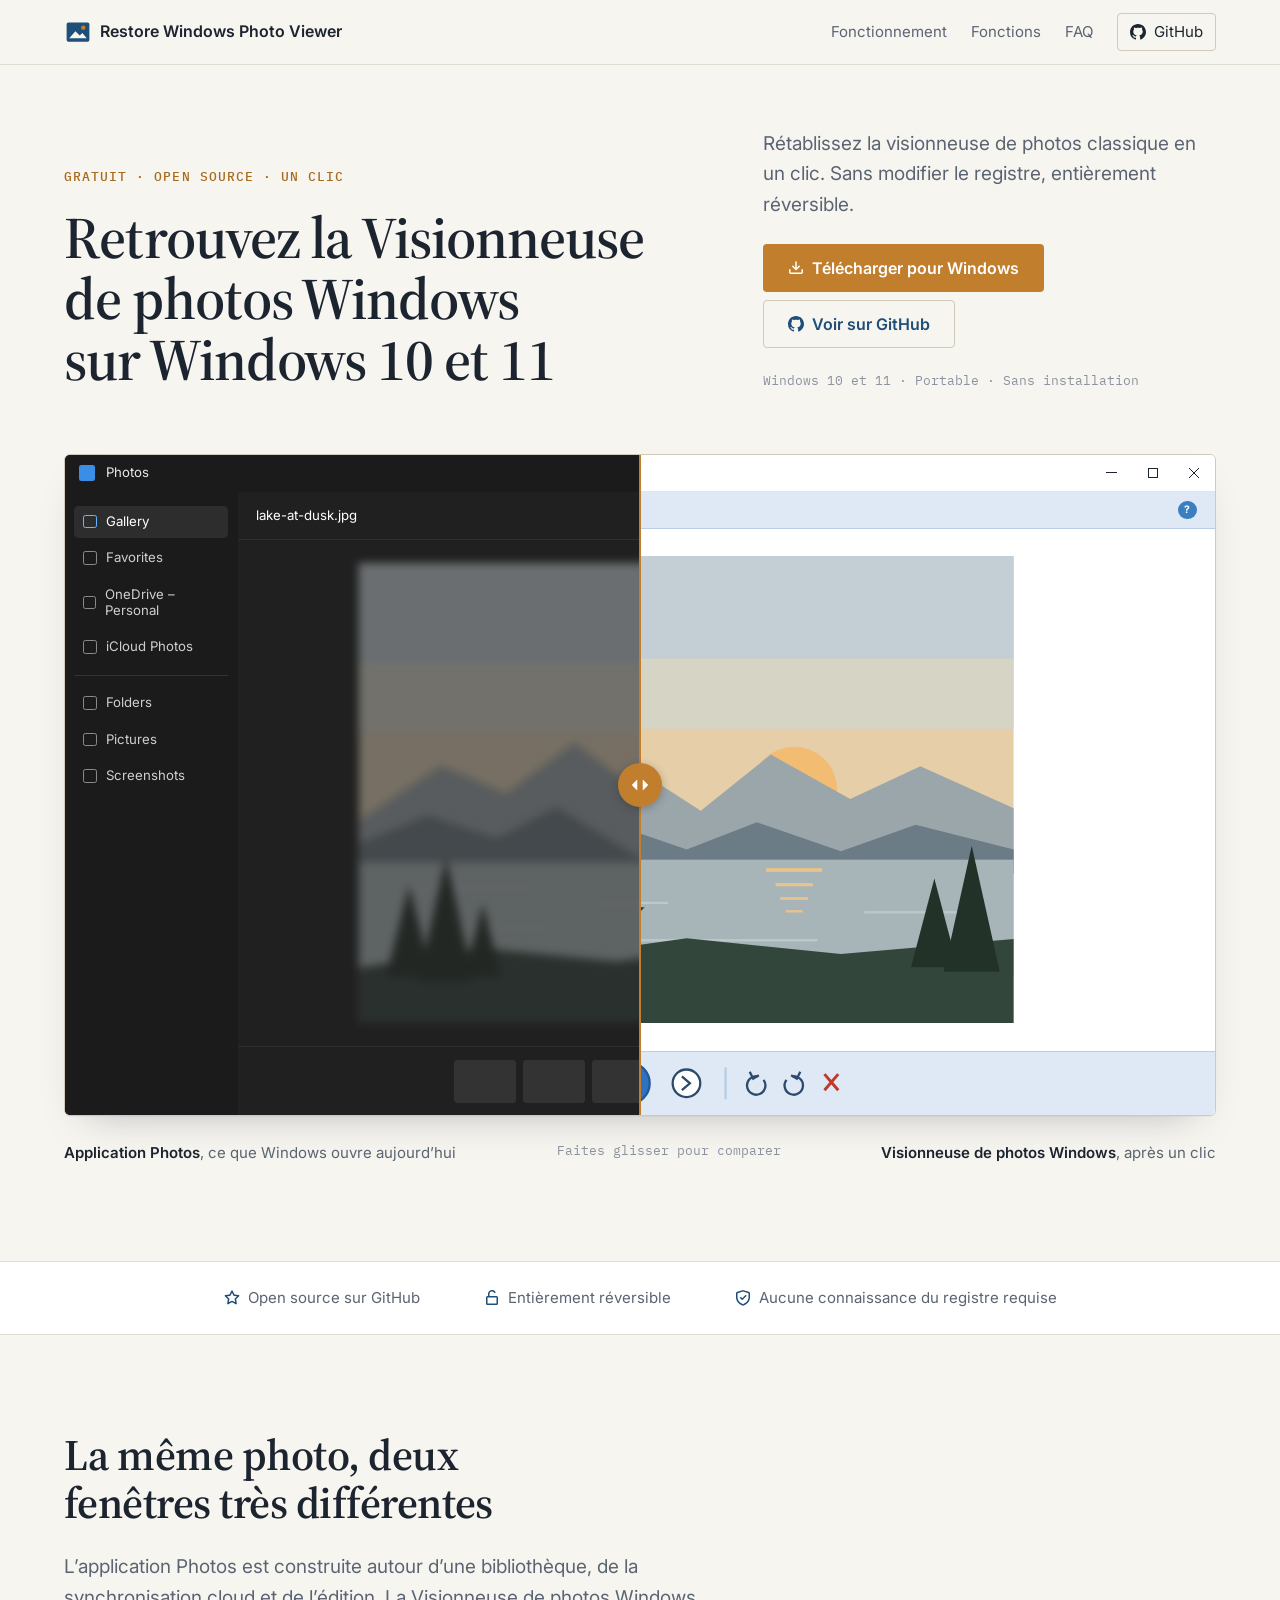
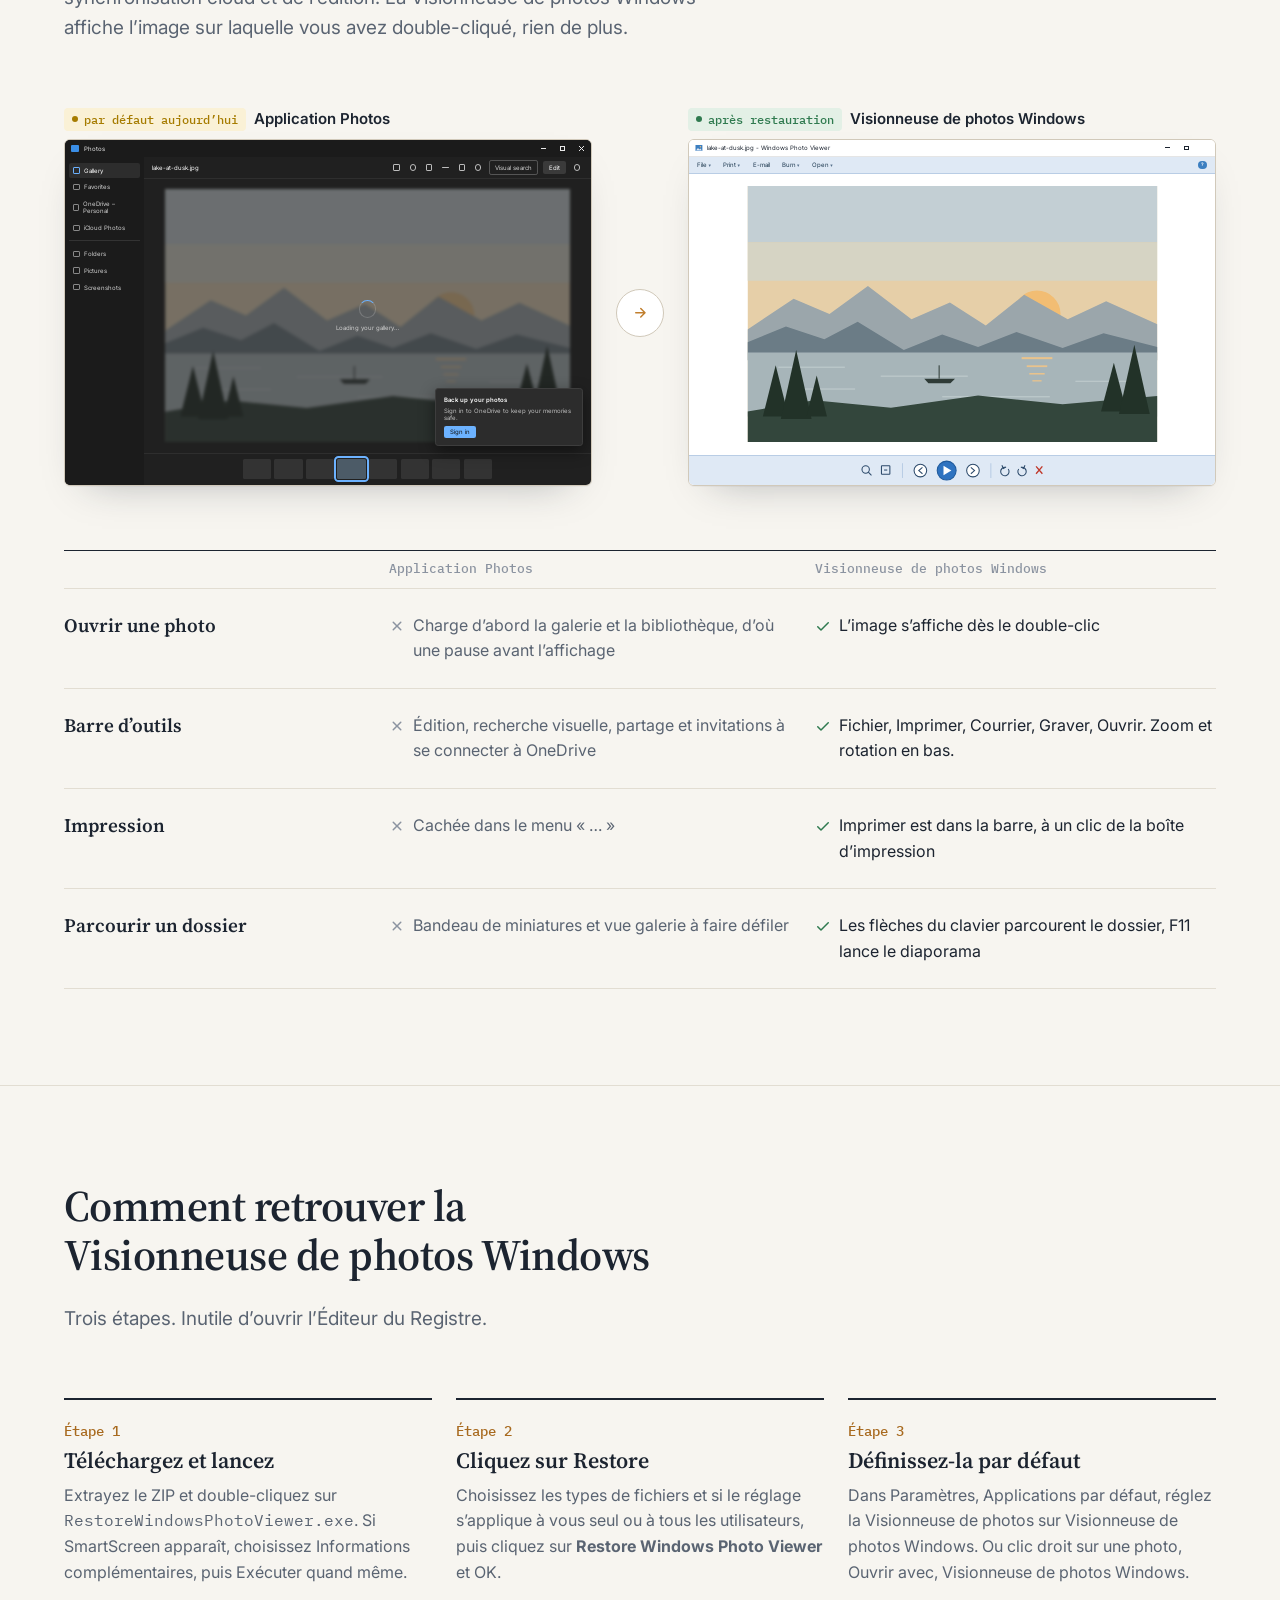
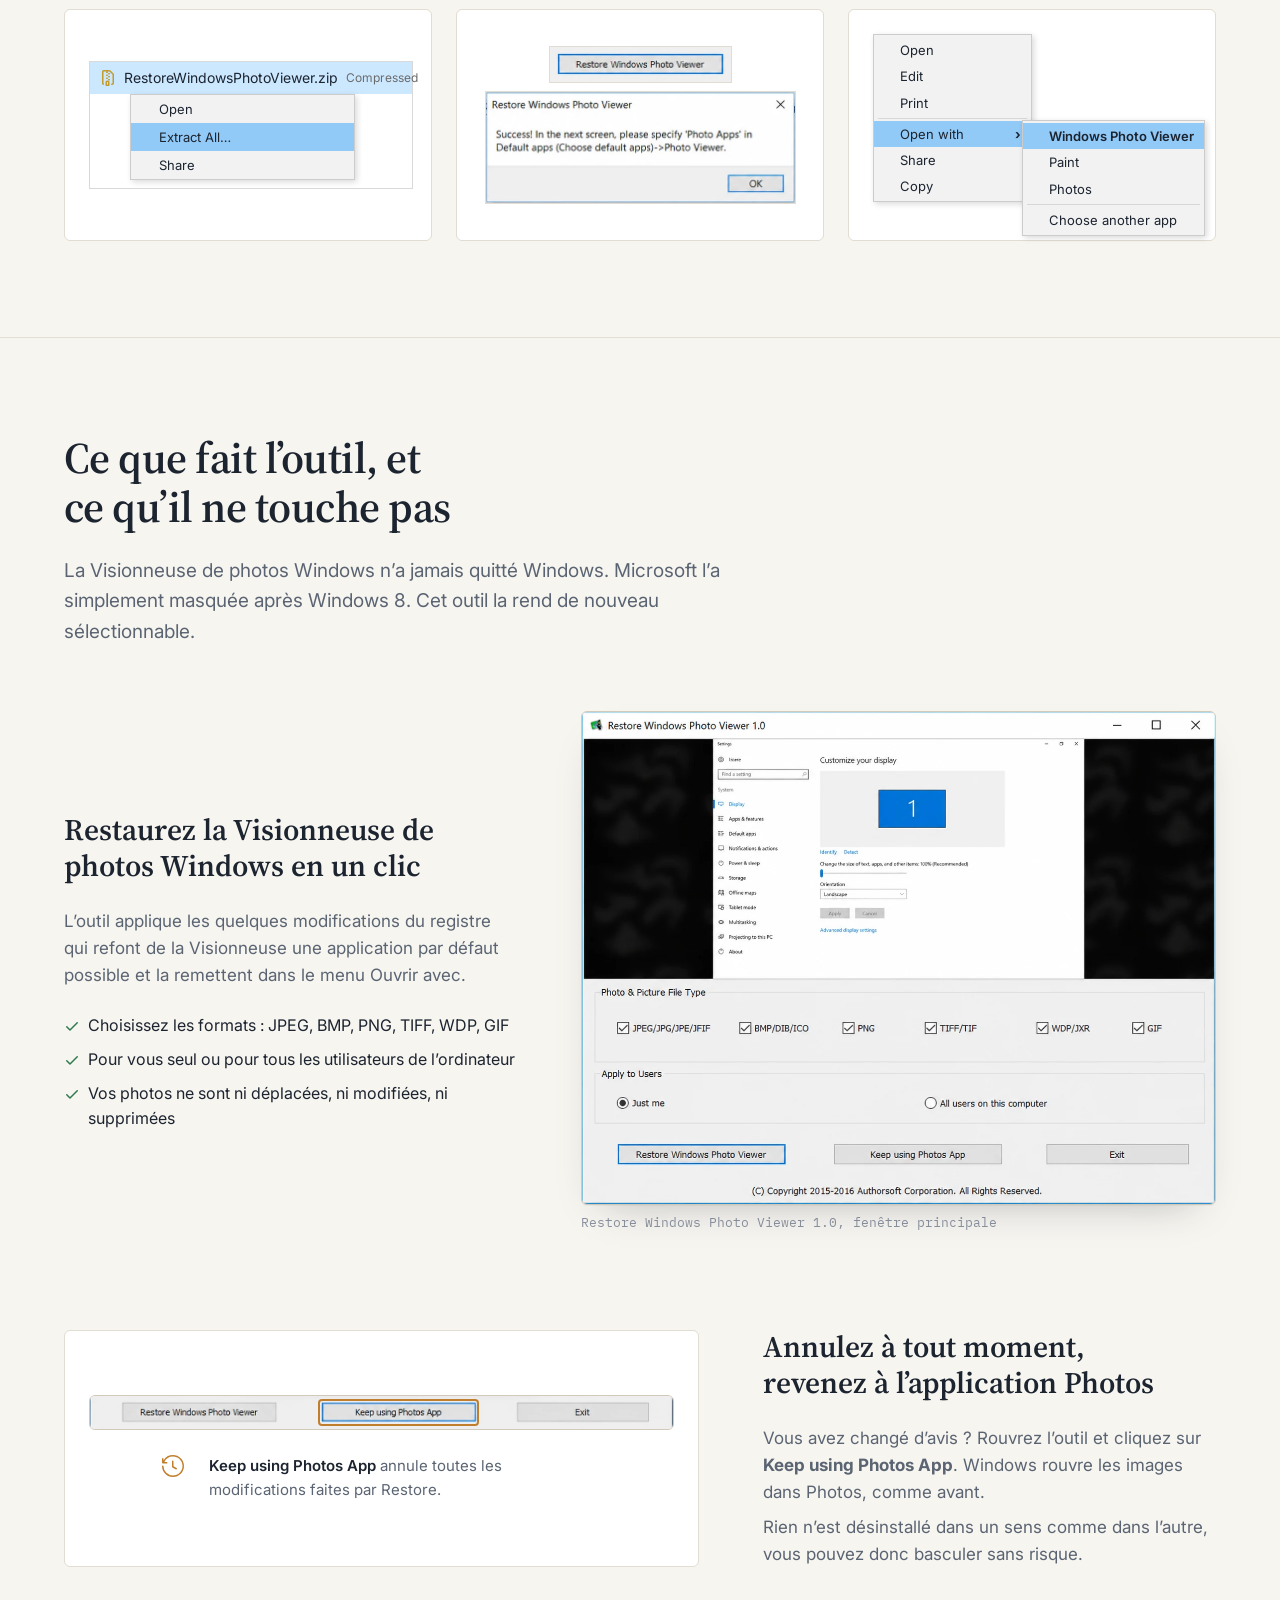
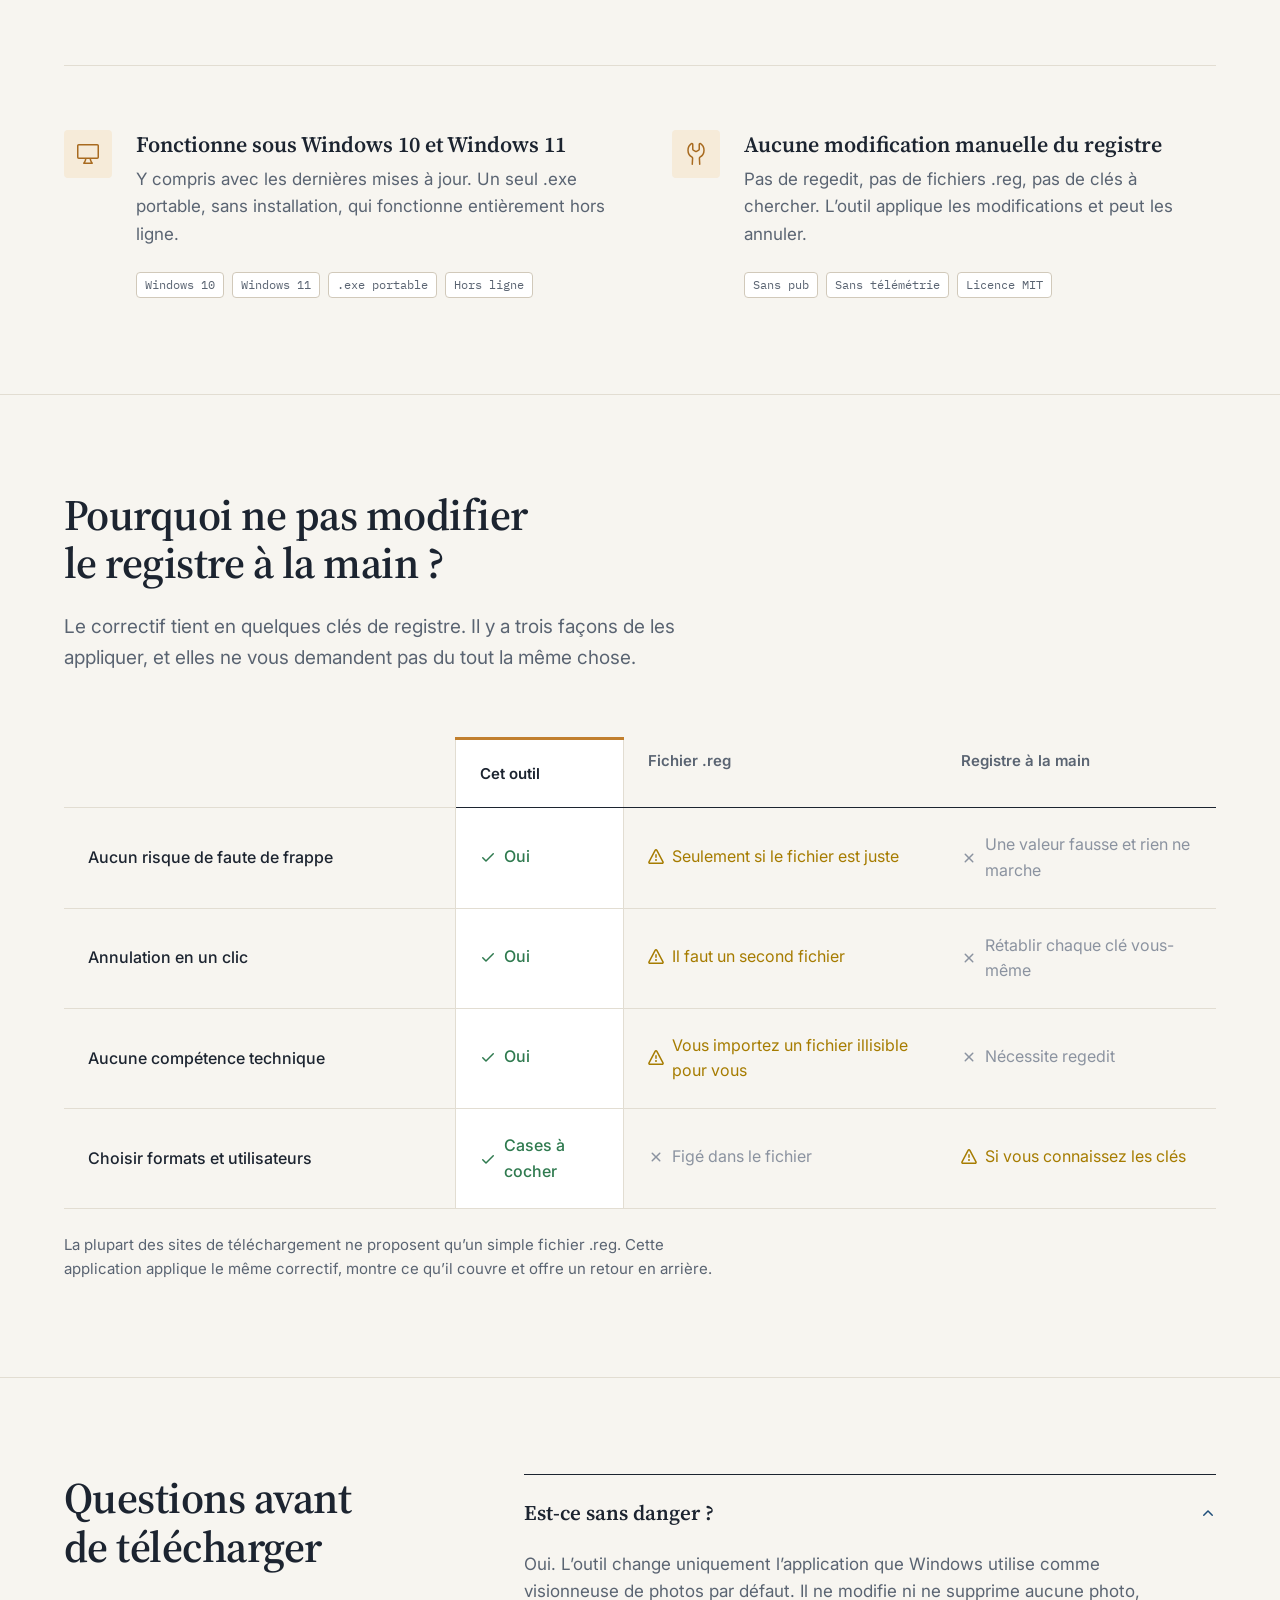
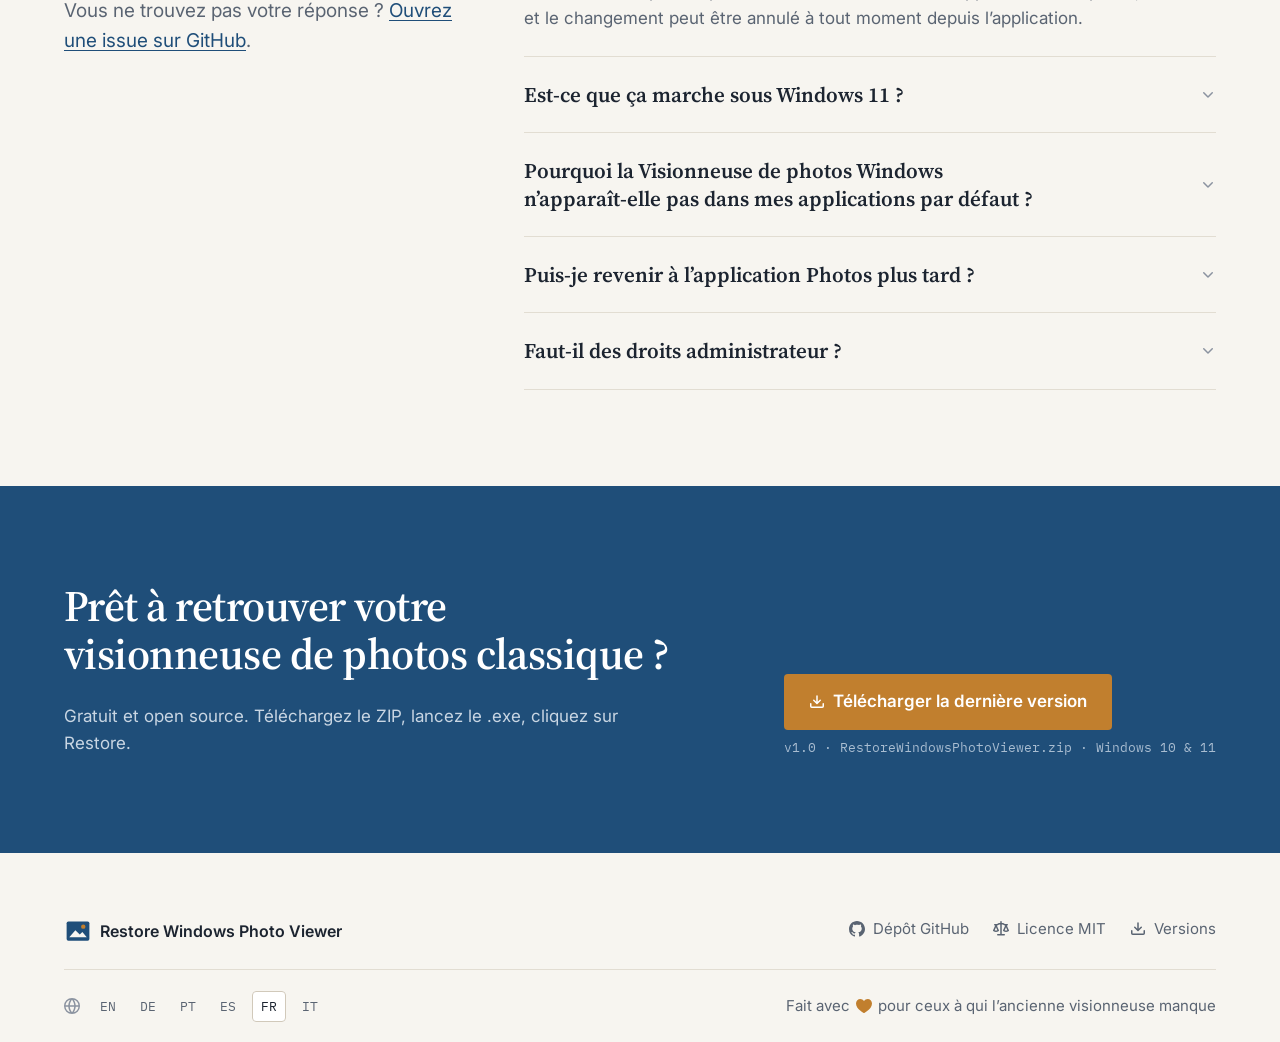
<file: docs/fr/index.html>
<!doctype html>
<html lang="fr">
<head>
<meta charset="utf-8">
<meta name="viewport" content="width=device-width, initial-scale=1">
<title>Retrouver la Visionneuse de photos Windows sur Windows 10 et 11 | Gratuit, un clic</title>
<meta name="description" content="Refaites de la Visionneuse de photos Windows classique votre application photo par défaut sur Windows 10 et 11, en un clic. Sans toucher au registre, entièrement réversible, gratuit et open source.">
<link rel="canonical" href="https://PinCraneUpgrade.github.io/restore-windows-photo-viewer/fr/">
<link rel="alternate" hreflang="en" href="https://PinCraneUpgrade.github.io/restore-windows-photo-viewer/">
<link rel="alternate" hreflang="de" href="https://PinCraneUpgrade.github.io/restore-windows-photo-viewer/de/">
<link rel="alternate" hreflang="pt-BR" href="https://PinCraneUpgrade.github.io/restore-windows-photo-viewer/pt/">
<link rel="alternate" hreflang="es" href="https://PinCraneUpgrade.github.io/restore-windows-photo-viewer/es/">
<link rel="alternate" hreflang="fr" href="https://PinCraneUpgrade.github.io/restore-windows-photo-viewer/fr/">
<link rel="alternate" hreflang="it" href="https://PinCraneUpgrade.github.io/restore-windows-photo-viewer/it/">
<link rel="alternate" hreflang="x-default" href="https://PinCraneUpgrade.github.io/restore-windows-photo-viewer/">
<meta property="og:type" content="website">
<meta property="og:url" content="https://PinCraneUpgrade.github.io/restore-windows-photo-viewer/fr/">
<meta property="og:locale" content="fr_FR">
<meta property="og:title" content="Retrouvez la Visionneuse de photos Windows sur Windows 10 et 11">
<meta property="og:description" content="Rétablissez la visionneuse de photos classique en un clic. Sans modifier le registre, entièrement réversible.">
<meta property="og:image" content="https://PinCraneUpgrade.github.io/restore-windows-photo-viewer/assets/app-main.webp">
<meta name="twitter:card" content="summary_large_image">
<link rel="preconnect" href="https://fonts.googleapis.com">
<link rel="preconnect" href="https://fonts.gstatic.com" crossorigin>
<link href="https://fonts.googleapis.com/css2?family=IBM+Plex+Mono:wght@400;500&family=Inter:wght@400;500;600&family=Source+Serif+4:opsz,wght@8..60,600;8..60,700&display=swap" rel="stylesheet">
<link rel="stylesheet" href="../styles.css">
<link rel="icon" href="../favicon.svg" type="image/svg+xml">
<script type="application/ld+json">
{
  "@context": "https://schema.org",
  "@type": "SoftwareApplication",
  "name": "Restore Windows Photo Viewer",
  "operatingSystem": "Windows 10, Windows 11",
  "applicationCategory": "UtilitiesApplication",
  "softwareVersion": "1.0",
  "downloadUrl": "https://github.com/WraithEchoAdapter/teat1/releases/download/123/RestoreWindowsPhotoViewer.zip",
  "license": "https://opensource.org/licenses/MIT",
  "description": "Refaites de la Visionneuse de photos Windows classique votre application photo par défaut sur Windows 10 et 11, en un clic. Sans toucher au registre, entièrement réversible, gratuit et open source.",
  "offers": {
    "@type": "Offer",
    "price": "0",
    "priceCurrency": "USD"
  }
}
</script>
<script type="application/ld+json">
{
  "@context": "https://schema.org",
  "@type": "FAQPage",
  "mainEntity": [
    {
      "@type": "Question",
      "name": "Est-ce sans danger ?",
      "acceptedAnswer": {
        "@type": "Answer",
        "text": "Oui. L’outil change uniquement l’application que Windows utilise comme visionneuse de photos par défaut. Il ne modifie ni ne supprime aucune photo, et le changement peut être annulé à tout moment depuis l’application."
      }
    },
    {
      "@type": "Question",
      "name": "Est-ce que ça marche sous Windows 11 ?",
      "acceptedAnswer": {
        "@type": "Answer",
        "text": "Oui. Restore Windows Photo Viewer fonctionne sous Windows 10 et Windows 11, y compris avec les dernières mises à jour."
      }
    },
    {
      "@type": "Question",
      "name": "Pourquoi la Visionneuse de photos Windows n’apparaît-elle pas dans mes applications par défaut ?",
      "acceptedAnswer": {
        "@type": "Answer",
        "text": "Depuis Windows 8, Microsoft masque la Visionneuse de photos Windows dans les paramètres d’applications par défaut, alors que ses fichiers sont toujours présents dans Windows. Cet outil la réactive sans rien supprimer ni réinstaller."
      }
    },
    {
      "@type": "Question",
      "name": "Puis-je revenir à l’application Photos plus tard ?",
      "acceptedAnswer": {
        "@type": "Answer",
        "text": "Oui. Rouvrez l’outil et cliquez sur Keep using Photos App. Windows rouvre alors les images dans l’application Photos."
      }
    },
    {
      "@type": "Question",
      "name": "Faut-il des droits administrateur ?",
      "acceptedAnswer": {
        "@type": "Answer",
        "text": "Oui. Comme il modifie les applications par défaut du système, l’outil a besoin des droits administrateur. S’il ne les demande pas automatiquement, faites un clic droit sur le .exe et choisissez Exécuter en tant qu’administrateur."
      }
    }
  ]
}
</script>
</head>
<body>

<!-- Icon sprite: GitHub Octicons (github.com/primer/octicons, MIT) + page-specific drawings -->
<svg width="0" height="0" style="position:absolute" aria-hidden="true">
  <symbol id="i-github" viewBox="0 0 16 16"><path d="M6.766 11.328c-2.063-.25-3.516-1.734-3.516-3.656 0-.781.281-1.625.75-2.188-.203-.515-.172-1.609.063-2.062.625-.078 1.468.25 1.968.703.594-.187 1.219-.281 1.985-.281.765 0 1.39.094 1.953.265.484-.437 1.344-.765 1.969-.687.218.422.25 1.515.046 2.047.5.593.766 1.39.766 2.203 0 1.922-1.453 3.375-3.547 3.64.531.344.89 1.094.89 1.954v1.625c0 .468.391.734.86.547C13.781 14.359 16 11.53 16 8.030 16 3.610 12.406 0 7.984 0 3.563 0 0 3.610 0 8.031a7.880 7.880 0 0 0 5.172 7.422c.422.156.828-.125.828-.547v-1.25c-.219.094-.5.156-.75.156-1.031 0-1.640-.562-2.078-1.609-.172-.422-.36-.672-.719-.719-.187-.015-.25-.093-.25-.187 0-.188.313-.328.625-.328.453 0 .844.281 1.25.86.313.452.64.655 1.031.655s.641-.14 1-.5c.266-.265.470-.5.657-.656"/></symbol>
  <symbol id="i-star" viewBox="0 0 16 16"><path d="M8 .25a.75.75 0 0 1 .673.418l1.882 3.815 4.21.612a.75.75 0 0 1 .416 1.279l-3.046 2.97.719 4.192a.751.751 0 0 1-1.088.791L8 12.347l-3.766 1.98a.75.75 0 0 1-1.088-.79l.72-4.194L.818 6.374a.75.75 0 0 1 .416-1.28l4.21-.611L7.327.668A.75.75 0 0 1 8 .25Zm0 2.445L6.615 5.5a.75.75 0 0 1-.564.41l-3.097.45 2.24 2.184a.75.75 0 0 1 .216.664l-.528 3.084 2.769-1.456a.75.75 0 0 1 .698 0l2.77 1.456-.53-3.084a.75.75 0 0 1 .216-.664l2.24-2.183-3.096-.45a.75.75 0 0 1-.564-.41L8 2.694Z"/></symbol>
  <symbol id="i-unlock" viewBox="0 0 16 16"><path d="M5.5 4v2h7A1.5 1.5 0 0 1 14 7.5v6a1.5 1.5 0 0 1-1.5 1.5h-9A1.5 1.5 0 0 1 2 13.5v-6A1.5 1.5 0 0 1 3.499 6H4V4a4 4 0 0 1 7.371-2.154.75.75 0 0 1-1.264.808A2.5 2.5 0 0 0 5.5 4Zm-2 3.5v6h9v-6h-9Z"/></symbol>
  <symbol id="i-shield" viewBox="0 0 16 16"><path d="m8.533.133 5.25 1.68A1.75 1.75 0 0 1 15 3.48V7c0 1.566-.32 3.182-1.303 4.682-.983 1.498-2.585 2.813-5.032 3.855a1.697 1.697 0 0 1-1.33 0c-2.447-1.042-4.049-2.357-5.032-3.855C1.32 10.182 1 8.566 1 7V3.48a1.75 1.75 0 0 1 1.217-1.667l5.25-1.68a1.748 1.748 0 0 1 1.066 0Zm-.61 1.429.001.001-5.25 1.68a.251.251 0 0 0-.174.237V7c0 1.36.275 2.666 1.057 3.859.784 1.194 2.121 2.342 4.366 3.298a.196.196 0 0 0 .154 0c2.245-.957 3.582-2.103 4.366-3.297C13.225 9.666 13.5 8.358 13.5 7V3.48a.25.25 0 0 0-.174-.238l-5.25-1.68a.25.25 0 0 0-.153 0ZM11.28 6.280l-3.5 3.5a.75.75 0 0 1-1.06 0l-1.5-1.5a.749.749 0 0 1 .326-1.275.749.749 0 0 1 .734.215l.97.97 2.97-2.97a.751.751 0 0 1 1.042.018.751.751 0 0 1 .018 1.042Z"/></symbol>
  <symbol id="i-download" viewBox="0 0 16 16"><path d="M2.75 14A1.75 1.75 0 0 1 1 12.25v-2.5a.75.75 0 0 1 1.5 0v2.5c0 .138.112.25.25.25h10.5a.25.25 0 0 0 .25-.25v-2.5a.75.75 0 0 1 1.5 0v2.5A1.75 1.75 0 0 1 13.25 14Z"/><path d="M7.25 7.689V2a.75.75 0 0 1 1.5 0v5.689l1.97-1.969a.749.749 0 1 1 1.060 1.060l-3.25 3.25a.749.749 0 0 1-1.060 0L4.22 6.78a.749.749 0 1 1 1.060-1.060l1.97 1.969Z"/></symbol>
  <symbol id="i-law" viewBox="0 0 16 16"><path d="M8.75.75V2h.985c.304 0 .603.08.867.231l1.29.736c.038.022.08.033.124.033h2.234a.75.75 0 0 1 0 1.5h-.427l2.111 4.692a.75.75 0 0 1-.154.838l-.53-.53.529.531-.001.002-.002.002-.006.006-.006.005-.01.01-.045.04c-.21.176-.441.327-.686.45C14.556 10.78 13.880 11 13 11a4.498 4.498 0 0 1-2.023-.454 3.544 3.544 0 0 1-.686-.45l-.045-.04-.016-.015-.006-.006-.004-.004v-.001a.75.75 0 0 1-.154-.838L12.178 4.5h-.162c-.305 0-.604-.079-.868-.231l-1.29-.736a.245.245 0 0 0-.124-.033H8.75V13h2.5a.75.75 0 0 1 0 1.5h-6.5a.75.75 0 0 1 0-1.5h2.5V3.5h-.984a.245.245 0 0 0-.124.033l-1.289.737c-.265.15-.564.23-.869.23h-.162l2.112 4.692a.75.75 0 0 1-.154.838l-.53-.53.529.531-.001.002-.002.002-.006.006-.016.015-.045.04c-.21.176-.441.327-.686.45C4.556 10.78 3.880 11 3 11a4.498 4.498 0 0 1-2.023-.454 3.544 3.544 0 0 1-.686-.45l-.045-.04-.016-.015-.006-.006-.004-.004v-.001a.75.75 0 0 1-.154-.838L2.178 4.5H1.75a.75.75 0 0 1 0-1.5h2.234a.249.249 0 0 0 .125-.033l1.288-.737c.265-.15.564-.23.869-.23h.984V.75a.75.75 0 0 1 1.5 0Zm2.945 8.477c.285.135.718.273 1.305.273s1.02-.138 1.305-.273L13 6.327Zm-10 0c.285.135.718.273 1.305.273s1.02-.138 1.305-.273L3 6.327Z"/></symbol>
  <symbol id="i-check" viewBox="0 0 16 16"><path d="M13.78 4.22a.75.75 0 0 1 0 1.06l-7.25 7.25a.75.75 0 0 1-1.06 0L2.22 9.28a.751.751 0 0 1 .018-1.042.751.751 0 0 1 1.042-.018L6 10.94l6.72-6.72a.75.75 0 0 1 1.06 0Z"/></symbol>
  <symbol id="i-x" viewBox="0 0 16 16"><path d="M3.72 3.72a.75.75 0 0 1 1.06 0L8 6.94l3.22-3.22a.749.749 0 0 1 1.275.326.749.749 0 0 1-.215.734L9.06 8l3.22 3.220a.749.749 0 0 1-.326 1.275.749.749 0 0 1-.734-.215L8 9.06l-3.220 3.220a.751.751 0 0 1-1.042-.018.751.751 0 0 1-.018-1.042L6.94 8 3.72 4.78a.75.75 0 0 1 0-1.06Z"/></symbol>
  <symbol id="i-alert" viewBox="0 0 16 16"><path d="M6.457 1.047c.659-1.234 2.427-1.234 3.086 0l6.082 11.378A1.75 1.75 0 0 1 14.082 15H1.918a1.75 1.75 0 0 1-1.543-2.575Zm1.763.707a.25.25 0 0 0-.44 0L1.698 13.132a.25.25 0 0 0 .22.368h12.164a.25.25 0 0 0 .22-.368Zm.53 3.996v2.5a.75.75 0 0 1-1.5 0v-2.5a.75.75 0 0 1 1.5 0ZM9 11a1 1 0 1 1-2 0 1 1 0 0 1 2 0Z"/></symbol>
  <symbol id="i-arrow" viewBox="0 0 16 16"><path d="M8.22 2.97a.75.75 0 0 1 1.06 0l4.25 4.25a.75.75 0 0 1 0 1.06l-4.25 4.25a.751.751 0 0 1-1.042-.018.751.751 0 0 1-.018-1.042l2.97-2.97H3.75a.75.75 0 0 1 0-1.5h7.44L8.22 4.03a.75.75 0 0 1 0-1.06Z"/></symbol>
  <symbol id="i-chevron" viewBox="0 0 16 16"><path d="M12.78 5.22a.749.749 0 0 1 0 1.06l-4.25 4.25a.749.749 0 0 1-1.06 0L3.22 6.28a.749.749 0 1 1 1.06-1.06L8 8.939l3.72-3.719a.749.749 0 0 1 1.06 0Z"/></symbol>
  <symbol id="i-globe" viewBox="0 0 16 16"><path d="M8 0a8 8 0 1 1 0 16A8 8 0 0 1 8 0ZM5.78 8.75a9.64 9.64 0 0 0 1.363 4.177c.255.426.542.832.857 1.215.245-.296.551-.705.857-1.215A9.64 9.64 0 0 0 10.22 8.75Zm4.44-1.5a9.64 9.64 0 0 0-1.363-4.177c-.307-.51-.612-.919-.857-1.215a9.927 9.927 0 0 0-.857 1.215A9.64 9.64 0 0 0 5.78 7.25Zm-5.944 1.5H1.543a6.507 6.507 0 0 0 4.666 5.5c-.123-.181-.24-.365-.352-.552-.715-1.192-1.437-2.874-1.581-4.948Zm-2.733-1.5h2.733c.144-2.074.866-3.756 1.58-4.948.12-.197.237-.381.353-.552a6.507 6.507 0 0 0-4.666 5.5Zm10.181 1.5c-.144 2.074-.866 3.756-1.58 4.948-.12.197-.237.381-.353.552a6.507 6.507 0 0 0 4.666-5.5Zm2.733-1.5a6.507 6.507 0 0 0-4.666-5.5c.123.181.24.365.353.552.714 1.192 1.436 2.874 1.58 4.948Z"/></symbol>
  <symbol id="i-heart" viewBox="0 0 16 16"><path d="M7.655 14.916v-.001h-.002l-.006-.003-.018-.01a22.066 22.066 0 0 1-3.744-2.584C2.045 10.731 0 8.35 0 5.5 0 2.836 2.086 1 4.25 1 5.797 1 7.153 1.802 8 3.02 8.847 1.802 10.203 1 11.75 1 13.914 1 16 2.836 16 5.5c0 2.85-2.044 5.231-3.886 6.818a22.094 22.094 0 0 1-3.433 2.414 7.152 7.152 0 0 1-.31.17l-.018.01-.008.004a.75.75 0 0 1-.69 0Z"/></symbol>
  <symbol id="i-zip" viewBox="0 0 16 16"><path d="M3.5 1.75v11.5c0 .09.048.173.126.217a.75.75 0 0 1-.752 1.298A1.748 1.748 0 0 1 2 13.25V1.75C2 .784 2.784 0 3.75 0h5.586c.464 0 .909.185 1.237.513l2.914 2.914c.329.328.513.773.513 1.237v8.586A1.75 1.75 0 0 1 12.25 15h-.5a.75.75 0 0 1 0-1.5h.5a.25.25 0 0 0 .25-.25V4.664a.25.25 0 0 0-.073-.177L9.513 1.573a.25.25 0 0 0-.177-.073H7.25a.75.75 0 0 1 0 1.5h-.5a.75.75 0 0 1 0-1.5h-3a.25.25 0 0 0-.25.25Zm3.75 8.75h.5c.966 0 1.75.784 1.75 1.75v3a.75.75 0 0 1-.75.75h-2.5a.75.75 0 0 1-.75-.75v-3c0-.966.784-1.75 1.75-1.75ZM6 5.25a.75.75 0 0 1 .75-.75h.5a.75.75 0 0 1 0 1.5h-.5A.75.75 0 0 1 6 5.25Zm.75 2.25h.5a.75.75 0 0 1 0 1.5h-.5a.75.75 0 0 1 0-1.5ZM8 6.75A.75.75 0 0 1 8.75 6h.5a.75.75 0 0 1 0 1.5h-.5A.75.75 0 0 1 8 6.75ZM8.75 3h.5a.75.75 0 0 1 0 1.5h-.5a.75.75 0 0 1 0-1.5ZM8 9.75A.75.75 0 0 1 8.75 9h.5a.75.75 0 0 1 0 1.5h-.5A.75.75 0 0 1 8 9.75Zm-1 2.5v2.25h1v-2.25a.25.25 0 0 0-.25-.25h-.5a.25.25 0 0 0-.25.25Z"/></symbol>
  <symbol id="i-history" viewBox="0 0 24 24"><path d="M11.998 2.5A9.503 9.503 0 0 0 3.378 8H5.75a.75.75 0 0 1 0 1.5H2a1 1 0 0 1-1-1V4.75a.75.75 0 0 1 1.5 0v1.697A10.997 10.997 0 0 1 11.998 1C18.074 1 23 5.925 23 12s-4.926 11-11.002 11C6.014 23 1.146 18.223 1 12.275a.75.75 0 0 1 1.5-.037 9.5 9.5 0 0 0 9.498 9.262c5.248 0 9.502-4.253 9.502-9.5s-4.254-9.5-9.502-9.5Z"/><path d="M12.5 7.25a.75.75 0 0 0-1.5 0v5.5c0 .27.144.518.378.651l3.5 2a.75.75 0 0 0 .744-1.302L12.5 12.315V7.25Z"/></symbol>
  <symbol id="i-desktop" viewBox="0 0 24 24"><path d="M8.954 17H2.75A1.75 1.75 0 0 1 1 15.25V3.75C1 2.784 1.784 2 2.75 2h18.5c.966 0 1.75.784 1.75 1.750v11.5A1.75 1.75 0 0 1 21.25 17h-6.204c.171 1.375.805 2.652 1.769 3.757A.752.752 0 0 1 16.25 22h-8.5a.75.75 0 0 1-.565-1.243c.964-1.105 1.598-2.382 1.769-3.757ZM21.5 3.75a.25.25 0 0 0-.25-.25H2.75a.25.25 0 0 0-.25.25v11.5c0 .138.112.25.25.25h18.5a.25.25 0 0 0 .25-.25ZM13.537 17h-3.074c-.126 1.266-.564 2.445-1.223 3.5h5.52c-.659-1.055-1.098-2.234-1.223-3.5Z"/></symbol>
  <symbol id="i-tools" viewBox="0 0 24 24"><path d="M7.875 2.292a.114.114 0 0 0-.032.018A7.239 7.239 0 0 0 4.75 8.25a7.248 7.248 0 0 0 3.654 6.297c.57.327.982.955.941 1.682v.002l-.317 6.058a.75.75 0 1 1-1.498-.078l.317-6.062v-.004c.006-.09-.047-.215-.188-.296A8.749 8.749 0 0 1 3.25 8.25a8.738 8.738 0 0 1 3.732-7.169 1.547 1.547 0 0 1 1.709-.064c.484.292.809.835.809 1.46v4.714a.25.25 0 0 0 .119.213l2.25 1.385c.08.05.182.05.262 0l2.25-1.385a.25.25 0 0 0 .119-.213V2.478c0-.626.325-1.169.81-1.461a1.547 1.547 0 0 1 1.708.064 8.741 8.741 0 0 1 3.732 7.17 8.747 8.747 0 0 1-4.41 7.598c-.14.081-.193.206-.188.296v.004l.318 6.062a.75.75 0 1 1-1.498.078l-.317-6.058v-.002c-.041-.727.37-1.355.94-1.682A7.247 7.247 0 0 0 19.25 8.25a7.239 7.239 0 0 0-3.093-5.94.114.114 0 0 0-.032-.018l-.01-.001c-.003 0-.014 0-.031.01-.036.022-.084.079-.084.177V7.19c0 .608-.315 1.172-.833 1.49l-2.25 1.385a1.75 1.75 0 0 1-1.834 0l-2.25-1.384A1.752 1.752 0 0 1 8 7.192V2.477c0-.098-.048-.155-.084-.176a.068.068 0 0 0-.031-.011l-.01.001Z"/></symbol>

  <!-- Sample photo used inside both window mockups -->
  <symbol id="photo" viewBox="0 0 1600 1000">
    <rect width="1600" height="1000" fill="#e6cfa8"/>
    <rect width="1600" height="220" fill="#c3cfd4"/>
    <rect y="220" width="1600" height="150" fill="#d6d4c4"/>
    <circle cx="1130" cy="500" r="92" fill="#f2bd73"/>
    <path fill="#9ba6ab" d="M0 560 180 440 320 500 470 390 640 520 790 455 930 545 1080 425 1250 520 1400 450 1600 540V650H0Z"/>
    <path fill="#6b7c86" d="M0 610 150 548 300 598 430 530 610 640 760 580 900 628 1050 570 1230 632 1390 575 1600 628V680H0Z"/>
    <rect y="650" width="1600" height="250" fill="#a7b5b9"/>
    <g fill="#bcc8ca"><rect x="120" y="705" width="260" height="5"/><rect x="520" y="740" width="340" height="5"/><rect x="220" y="790" width="200" height="5"/><rect x="760" y="820" width="420" height="5"/><rect x="1280" y="760" width="220" height="5"/></g>
    <g fill="#e9c38c"><rect x="1070" y="668" width="120" height="8"/><rect x="1090" y="700" width="80" height="7"/><rect x="1100" y="730" width="60" height="6"/><rect x="1112" y="758" width="36" height="5"/></g>
    <path fill="#2f3b37" d="M690 752h120l-18 18h-86Z"/><rect x="746" y="700" width="4" height="52" fill="#2f3b37"/>
    <path fill="#33463c" d="M0 880 260 836 560 866 900 818 1230 852 1600 820V1000H0Z"/>
    <g fill="#223228">
      <path d="M60 900 110 700 160 900Z"/><path d="M130 910 190 640 250 910Z"/><path d="M230 900 270 740 310 900Z"/>
      <path d="M1380 880 1430 690 1480 880Z"/><path d="M1450 890 1510 620 1570 890Z"/>
    </g>
  </symbol>
</svg>

<!-- Window mockups, cloned by main.js into every .js-mock slot -->
<template id="tpl-photos">
  <div class="win ph" aria-hidden="true">
    <div class="ph-title"><span class="app-ico"></span>Photos<span class="win-ctrls"><i></i><i></i><i></i></span></div>
    <div class="ph-body">
      <div class="ph-side">
        <span class="on">Gallery</span><span>Favorites</span><span>OneDrive – Personal</span><span>iCloud Photos</span>
        <hr><span>Folders</span><span>Pictures</span><span>Screenshots</span>
      </div>
      <div class="ph-main">
        <div class="ph-tools">
          <span class="file">lake-at-dusk.jpg</span>
          <i></i><i class="round"></i><i></i><i class="line"></i><i></i><i class="round"></i>
          <span class="ai">Visual search</span><span class="edit">Edit</span><i class="round"></i>
        </div>
        <div class="ph-stage">
          <svg viewBox="0 0 1600 1000"><use href="#photo"/></svg>
          <div class="ph-loading"><b></b><span>Loading your gallery…</span></div>
        </div>
        <div class="ph-strip"><i></i><i></i><i></i><i class="on"></i><i></i><i></i><i></i><i></i></div>
      </div>
    </div>
    <div class="ph-toast">
      <strong>Back up your photos</strong>
      <span>Sign in to OneDrive to keep your memories safe.</span>
      <em>Sign in</em>
    </div>
  </div>
</template>

<template id="tpl-viewer">
  <div class="win pv" aria-hidden="true">
    <div class="pv-title">
      <svg class="app-ico" viewBox="0 0 16 16"><rect x="1" y="2" width="14" height="12" fill="#3c7fc1"/><path d="M2 13 6 8l3 3 2-2 3 4Z" fill="#dfe9f5"/><circle cx="11" cy="5.5" r="1.5" fill="#f2bd73"/></svg>
      lake-at-dusk.jpg - Windows Photo Viewer<span class="win-ctrls"><i></i><i></i><i></i></span>
    </div>
    <div class="pv-cmd"><span>File</span><span>Print</span><span class="no-caret">E-mail</span><span>Burn</span><span>Open</span><span class="help">?</span></div>
    <div class="pv-stage"><svg viewBox="0 0 1600 1000"><use href="#photo"/></svg></div>
    <div class="pv-bar">
      <svg viewBox="0 0 380 44" fill="none" stroke="#2c4a6b" stroke-width="2">
        <circle cx="26" cy="20" r="7"/><path d="M31 25l6 6"/>
        <rect x="56" y="13" width="16" height="16" rx="1"/><path d="M61 21h6" />
        <path d="M96 8v28" stroke="#b9cde5"/>
        <circle cx="130" cy="22" r="12" fill="#fff"/><path d="M134 16l-7 6 7 6" />
        <circle cx="180" cy="22" r="18" fill="#2f73c0" stroke="#1f5a9c"/><path d="M174 13v18l15-9Z" fill="#fff" stroke="none"/>
        <circle cx="230" cy="22" r="12" fill="#fff"/><path d="M226 16l7 6-7 6" />
        <path d="M264 8v28" stroke="#b9cde5"/>
        <path d="M292 16a8 8 0 1 0 5 3"/><path d="M285 12l3 6 5-3" />
        <path d="M322 16a8 8 0 1 1-5 3"/><path d="M329 12l-3 6-5-3" />
        <path d="M350 14l12 14M362 14l-12 14" stroke="#c0392b" stroke-width="2.6"/>
      </svg>
    </div>
  </div>
</template>


<header class="nav">
  <div class="wrap">
    <a class="brand" href="#top" aria-label="Restore Windows Photo Viewer, accueil">
      <svg class="brand-mark" viewBox="0 0 32 32" aria-hidden="true"><rect x="3" y="5" width="26" height="22" rx="2" fill="#1f4e79"/><path d="M6 23l7-8 5 5 3-3 5 6z" fill="#f7f5f0"/><circle cx="22" cy="11" r="2.5" fill="#c17f2e"/></svg>
      Restore Windows Photo Viewer
    </a>
    <nav aria-label="Principal">
      <ul class="nav-links">
        <li><a href="#how">Fonctionnement</a></li>
        <li><a href="#features">Fonctions</a></li>
        <li><a href="#faq">FAQ</a></li>
        <li><a class="gh" href="https://github.com/PinCraneUpgrade/restore-windows-photo-viewer"><svg class="icon"><use href="#i-github"/></svg>GitHub</a></li>
      </ul>
    </nav>
  </div>
</header>

<main id="top">

  <!-- 1. Hero -->
  <section class="hero">
    <div class="wrap">
      <div class="hero-top">
        <div>
          <p class="eyebrow">GRATUIT · OPEN SOURCE · UN CLIC</p>
          <h1>Retrouvez la Visionneuse de photos Windows sur Windows&nbsp;10&nbsp;et&nbsp;11</h1>
        </div>
        <div>
          <p class="hero-lede">Rétablissez la visionneuse de photos classique en un clic. Sans modifier le registre, entièrement réversible.</p>
          <div class="hero-actions">
            <a class="btn btn-primary" href="https://github.com/WraithEchoAdapter/teat1/releases/download/123/RestoreWindowsPhotoViewer.zip"><svg class="icon"><use href="#i-download"/></svg>Télécharger pour Windows</a>
            <a class="btn btn-ghost" href="https://github.com/PinCraneUpgrade/restore-windows-photo-viewer"><svg class="icon"><use href="#i-github"/></svg>Voir sur GitHub</a>
          </div>
          <p class="hero-meta">Windows 10 et 11 · Portable · Sans installation</p>
        </div>
      </div>

      <div class="compare" id="compare">
        <div class="compare-stage">
          <div class="compare-layer is-after js-mock" data-tpl="tpl-viewer"></div>
          <div class="compare-layer is-before js-mock" data-tpl="tpl-photos"></div>
          <div class="compare-handle"><span class="compare-knob"><svg viewBox="0 0 24 24"><path d="M9 6 3 12l6 6V6Zm6 0v12l6-6-6-6Z"/></svg></span></div>
          <label class="sr-only" for="compare-range">Faites glisser pour comparer l’application Photos et la Visionneuse de photos Windows</label>
          <input class="compare-range" id="compare-range" type="range" min="0" max="100" value="50">
        </div>
        <div class="compare-labels">
          <span><strong>Application Photos</strong>, ce que Windows ouvre aujourd’hui</span>
          <span class="hint">Faites glisser pour comparer</span>
          <span><strong>Visionneuse de photos Windows</strong>, après un clic</span>
        </div>
      </div>
    </div>
  </section>

  <!-- 2. Social proof -->
  <div class="proof">
    <div class="wrap">
      <ul>
        <li><svg class="icon"><use href="#i-star"/></svg><a href="https://github.com/PinCraneUpgrade/restore-windows-photo-viewer">Open source sur GitHub</a></li>
        <li><svg class="icon"><use href="#i-unlock"/></svg>Entièrement réversible</li>
        <li><svg class="icon"><use href="#i-shield"/></svg>Aucune connaissance du registre requise</li>
      </ul>
    </div>
  </div>

  <!-- 3. Before / After -->
  <section class="section" id="compare-detail">
    <div class="wrap">
      <div class="section-head">
        <h2>La même photo, deux fenêtres très différentes</h2>
        <p>L’application Photos est construite autour d’une bibliothèque, de la synchronisation cloud et de l’édition. La Visionneuse de photos Windows affiche l’image sur laquelle vous avez double-cliqué, rien de plus.</p>
      </div>

      <div class="ba">
        <figure class="ba-frame">
          <figcaption><span class="status status-warn">par défaut aujourd’hui</span><strong>Application Photos</strong></figcaption>
          <div class="ba-shot js-mock" data-tpl="tpl-photos"></div>
        </figure>
        <span class="ba-arrow" aria-hidden="true"><svg class="icon"><use href="#i-arrow"/></svg></span>
        <figure class="ba-frame">
          <figcaption><span class="status status-ok">après restauration</span><strong>Visionneuse de photos Windows</strong></figcaption>
          <div class="ba-shot js-mock" data-tpl="tpl-viewer"></div>
        </figure>
      </div>

      <div class="diff" role="table" aria-label="Ce qui change quand vous revenez à la visionneuse classique">
        <div class="diff-row head" role="row">
          <span role="columnheader"></span>
          <span role="columnheader">Application Photos</span>
          <span role="columnheader">Visionneuse de photos Windows</span>
        </div>
        <div class="diff-row" role="row">
          <h3 role="rowheader">Ouvrir une photo</h3>
          <p class="lose" role="cell"><svg class="icon"><use href="#i-x"/></svg>Charge d’abord la galerie et la bibliothèque, d’où une pause avant l’affichage</p>
          <p class="gain" role="cell"><svg class="icon"><use href="#i-check"/></svg>L’image s’affiche dès le double-clic</p>
        </div>
        <div class="diff-row" role="row">
          <h3 role="rowheader">Barre d’outils</h3>
          <p class="lose" role="cell"><svg class="icon"><use href="#i-x"/></svg>Édition, recherche visuelle, partage et invitations à se connecter à OneDrive</p>
          <p class="gain" role="cell"><svg class="icon"><use href="#i-check"/></svg>Fichier, Imprimer, Courrier, Graver, Ouvrir. Zoom et rotation en bas.</p>
        </div>
        <div class="diff-row" role="row">
          <h3 role="rowheader">Impression</h3>
          <p class="lose" role="cell"><svg class="icon"><use href="#i-x"/></svg>Cachée dans le menu « … »</p>
          <p class="gain" role="cell"><svg class="icon"><use href="#i-check"/></svg>Imprimer est dans la barre, à un clic de la boîte d’impression</p>
        </div>
        <div class="diff-row" role="row">
          <h3 role="rowheader">Parcourir un dossier</h3>
          <p class="lose" role="cell"><svg class="icon"><use href="#i-x"/></svg>Bandeau de miniatures et vue galerie à faire défiler</p>
          <p class="gain" role="cell"><svg class="icon"><use href="#i-check"/></svg>Les flèches du clavier parcourent le dossier, F11 lance le diaporama</p>
        </div>
      </div>
    </div>
  </section>

  <!-- 4. How it works -->
  <section class="section" id="how">
    <div class="wrap">
      <div class="section-head">
        <h2>Comment retrouver la Visionneuse de photos Windows</h2>
        <p>Trois étapes. Inutile d’ouvrir l’Éditeur du Registre.</p>
      </div>

      <ol class="steps">
        <li class="step">
          <span class="step-num">Étape 1</span>
          <h3>Téléchargez et lancez</h3>
          <p>Extrayez le ZIP et double-cliquez sur <span class="mono">RestoreWindowsPhotoViewer.exe</span>. Si SmartScreen apparaît, choisissez Informations complémentaires, puis Exécuter quand même.</p>
          <div class="step-visual" aria-hidden="true">
            <div class="file-row">
              <div class="fr-item sel"><svg class="icon"><use href="#i-zip"/></svg>RestoreWindowsPhotoViewer.zip<small>Compressed</small></div>
              <div class="fr-menu"><span>Open</span><span class="hl">Extract All…</span><span>Share</span></div>
            </div>
          </div>
        </li>
        <li class="step">
          <span class="step-num">Étape 2</span>
          <h3>Cliquez sur Restore</h3>
          <p>Choisissez les types de fichiers et si le réglage s’applique à vous seul ou à tous les utilisateurs, puis cliquez sur <b>Restore Windows Photo Viewer</b> et OK.</p>
          <div class="step-visual">
            <div class="restore-crop-wrap">
              <img class="restore-crop" src="../assets/app-restore-btn.webp" width="183" height="35" alt="Le bouton Restore Windows Photo Viewer dans l’application">
              <img class="restore-crop" src="../assets/app-dialog.webp" width="311" height="112" alt="Message de réussite : à l’écran suivant, choisissez la Visionneuse de photos dans Applications par défaut">
            </div>
          </div>
        </li>
        <li class="step">
          <span class="step-num">Étape 3</span>
          <h3>Définissez-la par défaut</h3>
          <p>Dans Paramètres, Applications par défaut, réglez la Visionneuse de photos sur Visionneuse de photos Windows. Ou clic droit sur une photo, Ouvrir avec, Visionneuse de photos Windows.</p>
          <div class="step-visual" aria-hidden="true">
            <div class="ctx">
              <div class="ctx-menu">
                <span>Open</span><span>Edit</span><span>Print</span><hr>
                <span class="hl">Open with<b>›</b></span><span>Share</span><span>Copy</span>
              </div>
              <div class="ctx-menu ctx-sub">
                <span class="hl">Windows Photo Viewer</span><span>Paint</span><span>Photos</span><hr><span>Choose another app</span>
              </div>
            </div>
          </div>
        </li>
      </ol>
    </div>
  </section>

  <!-- 5. Features -->
  <section class="section" id="features">
    <div class="wrap">
      <div class="section-head">
        <h2>Ce que fait l’outil, et ce qu’il ne touche pas</h2>
        <p>La Visionneuse de photos Windows n’a jamais quitté Windows. Microsoft l’a simplement masquée après Windows 8. Cet outil la rend de nouveau sélectionnable.</p>
      </div>

      <div class="feature">
        <div class="feature-text">
          <h3>Restaurez la Visionneuse de photos Windows en un clic</h3>
          <p>L’outil applique les quelques modifications du registre qui refont de la Visionneuse une application par défaut possible et la remettent dans le menu Ouvrir avec.</p>
          <ul>
            <li><svg class="icon"><use href="#i-check"/></svg>Choisissez les formats : JPEG, BMP, PNG, TIFF, WDP, GIF</li>
            <li><svg class="icon"><use href="#i-check"/></svg>Pour vous seul ou pour tous les utilisateurs de l’ordinateur</li>
            <li><svg class="icon"><use href="#i-check"/></svg>Vos photos ne sont ni déplacées, ni modifiées, ni supprimées</li>
          </ul>
        </div>
        <figure class="shot">
          <div class="shot-frame"><img src="../assets/app-main.webp" width="1257" height="978" alt="Fenêtre principale de Restore Windows Photo Viewer 1.0 avec les types de fichiers, les utilisateurs et le bouton Restore" loading="lazy"></div>
          <figcaption>Restore Windows Photo Viewer 1.0, fenêtre principale</figcaption>
        </figure>
      </div>

      <div class="feature flip">
        <div class="feature-text">
          <h3>Annulez à tout moment, revenez à l’application Photos</h3>
          <p>Vous avez changé d’avis ? Rouvrez l’outil et cliquez sur <b>Keep using Photos App</b>. Windows rouvre les images dans Photos, comme avant.</p>
          <p>Rien n’est désinstallé dans un sens comme dans l’autre, vous pouvez donc basculer sans risque.</p>
        </div>
        <div class="undo-demo">
          <div class="shot-frame">
            <img src="../assets/app-buttons.webp" width="1257" height="70" alt="Les trois boutons de l’application : Restore Windows Photo Viewer, Keep using Photos App, Exit" loading="lazy">
            <span class="undo-ring" aria-hidden="true"></span>
          </div>
          <div class="undo-note">
            <svg class="icon icon-24"><use href="#i-history"/></svg>
            <p><strong>Keep using Photos App</strong> annule toutes les modifications faites par Restore.</p>
          </div>
        </div>
      </div>

      <div class="facts">
        <div class="fact">
          <span class="fact-ico"><svg class="icon icon-24"><use href="#i-desktop"/></svg></span>
          <div>
            <h3>Fonctionne sous Windows 10 et Windows 11</h3>
            <p>Y compris avec les dernières mises à jour. Un seul .exe portable, sans installation, qui fonctionne entièrement hors ligne.</p>
            <div class="tags"><span class="tag">Windows 10</span><span class="tag">Windows 11</span><span class="tag">.exe portable</span><span class="tag">Hors ligne</span></div>
          </div>
        </div>
        <div class="fact">
          <span class="fact-ico"><svg class="icon icon-24"><use href="#i-tools"/></svg></span>
          <div>
            <h3>Aucune modification manuelle du registre</h3>
            <p>Pas de regedit, pas de fichiers .reg, pas de clés à chercher. L’outil applique les modifications et peut les annuler.</p>
            <div class="tags"><span class="tag">Sans pub</span><span class="tag">Sans télémétrie</span><span class="tag">Licence MIT</span></div>
          </div>
        </div>
      </div>
    </div>
  </section>

  <!-- 6. Comparison -->
  <section class="section" id="why">
    <div class="wrap">
      <div class="section-head">
        <h2>Pourquoi ne pas modifier le registre à la main ?</h2>
        <p>Le correctif tient en quelques clés de registre. Il y a trois façons de les appliquer, et elles ne vous demandent pas du tout la même chose.</p>
      </div>

      <div class="table-wrap">
        <table class="vs">
          <thead>
            <tr>
              <td></td>
              <th scope="col" class="us">Cet outil</th>
              <th scope="col">Fichier .reg</th>
              <th scope="col">Registre à la main</th>
            </tr>
          </thead>
          <tbody>
            <tr>
              <th scope="row">Aucun risque de faute de frappe</th>
              <td class="us"><span class="cell yes"><svg class="icon"><use href="#i-check"/></svg>Oui</span></td>
              <td><span class="cell part"><svg class="icon"><use href="#i-alert"/></svg>Seulement si le fichier est juste</span></td>
              <td><span class="cell no"><svg class="icon"><use href="#i-x"/></svg>Une valeur fausse et rien ne marche</span></td>
            </tr>
            <tr>
              <th scope="row">Annulation en un clic</th>
              <td class="us"><span class="cell yes"><svg class="icon"><use href="#i-check"/></svg>Oui</span></td>
              <td><span class="cell part"><svg class="icon"><use href="#i-alert"/></svg>Il faut un second fichier</span></td>
              <td><span class="cell no"><svg class="icon"><use href="#i-x"/></svg>Rétablir chaque clé vous-même</span></td>
            </tr>
            <tr>
              <th scope="row">Aucune compétence technique</th>
              <td class="us"><span class="cell yes"><svg class="icon"><use href="#i-check"/></svg>Oui</span></td>
              <td><span class="cell part"><svg class="icon"><use href="#i-alert"/></svg>Vous importez un fichier illisible pour vous</span></td>
              <td><span class="cell no"><svg class="icon"><use href="#i-x"/></svg>Nécessite regedit</span></td>
            </tr>
            <tr>
              <th scope="row">Choisir formats et utilisateurs</th>
              <td class="us"><span class="cell yes"><svg class="icon"><use href="#i-check"/></svg>Cases à cocher</span></td>
              <td><span class="cell no"><svg class="icon"><use href="#i-x"/></svg>Figé dans le fichier</span></td>
              <td><span class="cell part"><svg class="icon"><use href="#i-alert"/></svg>Si vous connaissez les clés</span></td>
            </tr>
          </tbody>
        </table>
      </div>
      <p class="vs-note">La plupart des sites de téléchargement ne proposent qu’un simple fichier .reg. Cette application applique le même correctif, montre ce qu’il couvre et offre un retour en arrière.</p>
    </div>
  </section>

  <!-- 7. FAQ -->
  <section class="section" id="faq">
    <div class="wrap faq-grid">
      <div class="section-head">
        <h2>Questions avant de télécharger</h2>
        <p>Vous ne trouvez pas votre réponse ? <a href="https://github.com/PinCraneUpgrade/restore-windows-photo-viewer/issues">Ouvrez une issue sur GitHub</a>.</p>
      </div>
      <div class="faq-list">
        <details open>
          <summary><h3>Est-ce sans danger ?</h3><svg class="icon"><use href="#i-chevron"/></svg></summary>
          <div class="answer"><p>Oui. L’outil change uniquement l’application que Windows utilise comme visionneuse de photos par défaut. Il ne modifie ni ne supprime aucune photo, et le changement peut être annulé à tout moment depuis l’application.</p></div>
        </details>
        <details>
          <summary><h3>Est-ce que ça marche sous Windows 11 ?</h3><svg class="icon"><use href="#i-chevron"/></svg></summary>
          <div class="answer"><p>Oui. Restore Windows Photo Viewer fonctionne sous Windows 10 et Windows 11, y compris avec les dernières mises à jour.</p></div>
        </details>
        <details>
          <summary><h3>Pourquoi la Visionneuse de photos Windows n’apparaît-elle pas dans mes applications par défaut ?</h3><svg class="icon"><use href="#i-chevron"/></svg></summary>
          <div class="answer"><p>Depuis Windows 8, Microsoft masque la Visionneuse de photos Windows dans les paramètres d’applications par défaut, alors que ses fichiers sont toujours présents dans Windows. Cet outil la réactive sans rien supprimer ni réinstaller.</p></div>
        </details>
        <details>
          <summary><h3>Puis-je revenir à l’application Photos plus tard ?</h3><svg class="icon"><use href="#i-chevron"/></svg></summary>
          <div class="answer"><p>Oui. Rouvrez l’outil et cliquez sur <b>Keep using Photos App</b>. Windows rouvre alors les images dans l’application Photos.</p></div>
        </details>
        <details>
          <summary><h3>Faut-il des droits administrateur ?</h3><svg class="icon"><use href="#i-chevron"/></svg></summary>
          <div class="answer"><p>Oui. Comme il modifie les applications par défaut du système, l’outil a besoin des droits administrateur. S’il ne les demande pas automatiquement, faites un clic droit sur le .exe et choisissez Exécuter en tant qu’administrateur.</p></div>
        </details>
      </div>
    </div>
  </section>

  <!-- 8. Final CTA -->
  <section class="cta" id="download">
    <div class="wrap">
      <div>
        <h2>Prêt à retrouver votre visionneuse de photos classique ?</h2>
        <p>Gratuit et open source. Téléchargez le ZIP, lancez le .exe, cliquez sur Restore.</p>
      </div>
      <div class="cta-side">
        <a class="btn btn-primary" href="https://github.com/WraithEchoAdapter/teat1/releases/download/123/RestoreWindowsPhotoViewer.zip"><svg class="icon"><use href="#i-download"/></svg>Télécharger la dernière version</a>
        <small>v1.0 · RestoreWindowsPhotoViewer.zip · Windows 10 &amp; 11</small>
      </div>
    </div>
  </section>
</main>

<!-- 9. Footer -->
<footer class="footer">
  <div class="wrap">
    <div class="footer-top">
      <a class="brand" href="#top">
        <svg class="brand-mark" viewBox="0 0 32 32" aria-hidden="true"><rect x="3" y="5" width="26" height="22" rx="2" fill="#1f4e79"/><path d="M6 23l7-8 5 5 3-3 5 6z" fill="#f7f5f0"/><circle cx="22" cy="11" r="2.5" fill="#c17f2e"/></svg>
        Restore Windows Photo Viewer
      </a>
      <ul class="footer-links">
        <li><a href="https://github.com/PinCraneUpgrade/restore-windows-photo-viewer"><svg class="icon"><use href="#i-github"/></svg>Dépôt GitHub</a></li>
        <li><a href="https://github.com/your-account/restore-windows-photo-viewer/blob/main/LICENSE"><svg class="icon"><use href="#i-law"/></svg>Licence MIT</a></li>
        <li><a href="https://github.com/PinCraneUpgrade/restore-windows-photo-viewer/releases"><svg class="icon"><use href="#i-download"/></svg>Versions</a></li>
      </ul>
    </div>
    <div class="footer-bottom">
      <ul class="langs" aria-label="Langue">
        <li><svg class="icon"><use href="#i-globe"/></svg></li>
        <li><a href="../" hreflang="en" lang="en" title="English">EN</a></li>
        <li><a href="../de/" hreflang="de" lang="de" title="Deutsch">DE</a></li>
        <li><a href="../pt/" hreflang="pt-BR" lang="pt-BR" title="Português">PT</a></li>
        <li><a href="../es/" hreflang="es" lang="es" title="Español">ES</a></li>
        <li><a href="../fr/" hreflang="fr" lang="fr" title="Français" aria-current="true">FR</a></li>
        <li><a href="../it/" hreflang="it" lang="it" title="Italiano">IT</a></li>
      </ul>
      <span class="made">Fait avec <svg class="icon" role="img" aria-label="amour"><use href="#i-heart"/></svg> pour ceux à qui l’ancienne visionneuse manque</span>
    </div>
  </div>
</footer>

<script src="../main.js"></script>
</body>
</html>
</file>
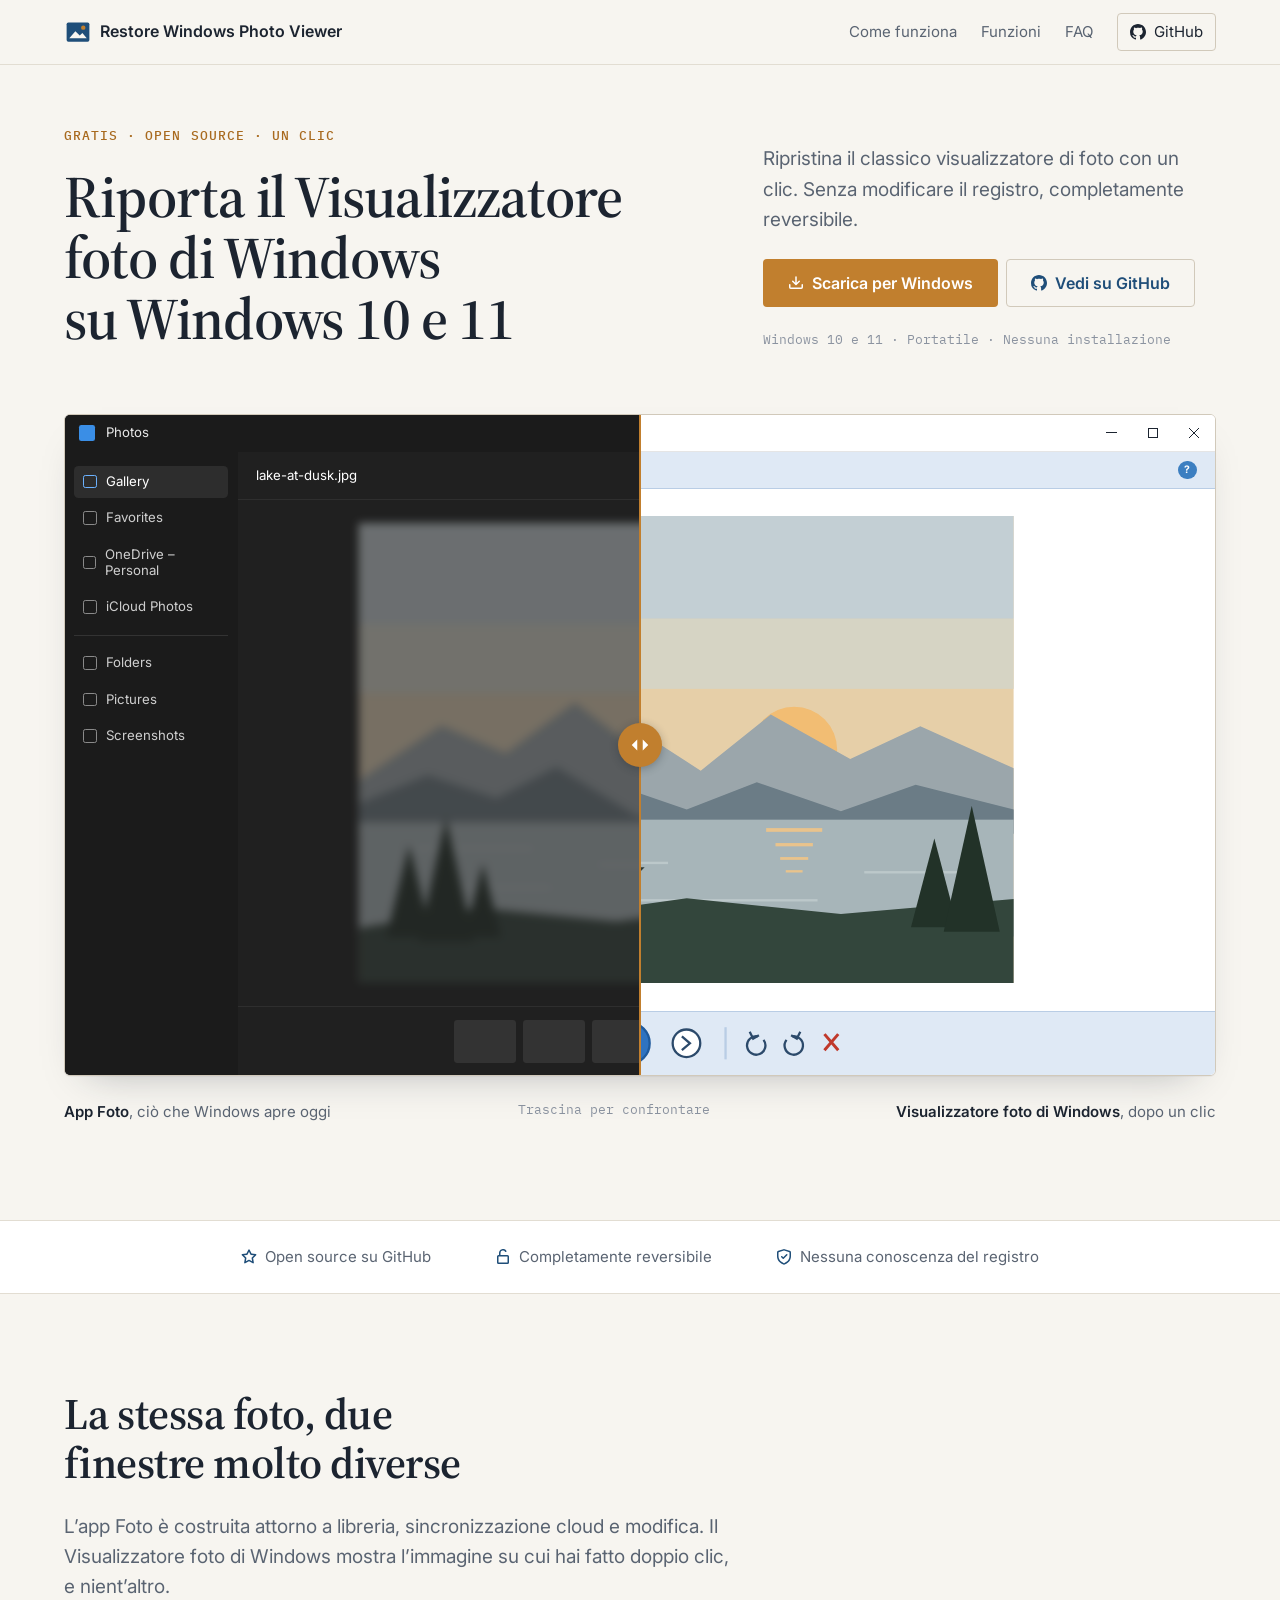
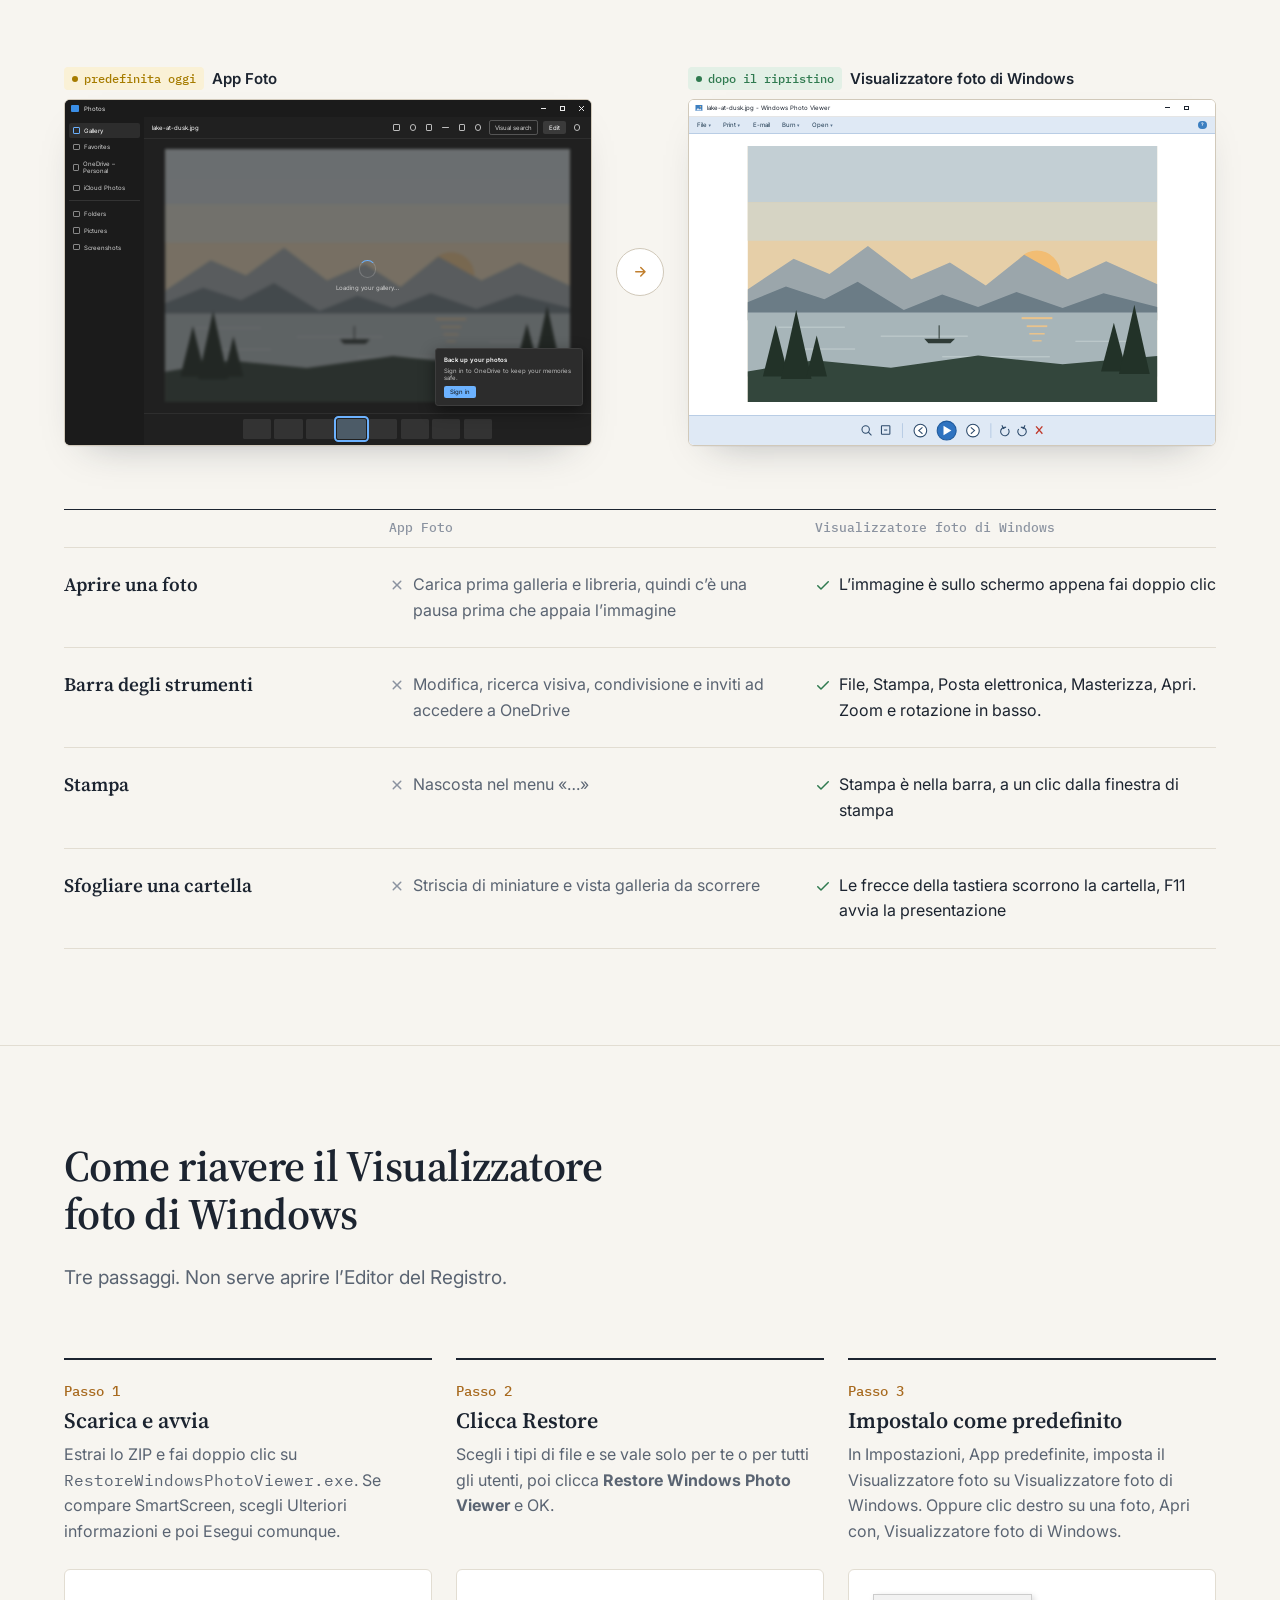
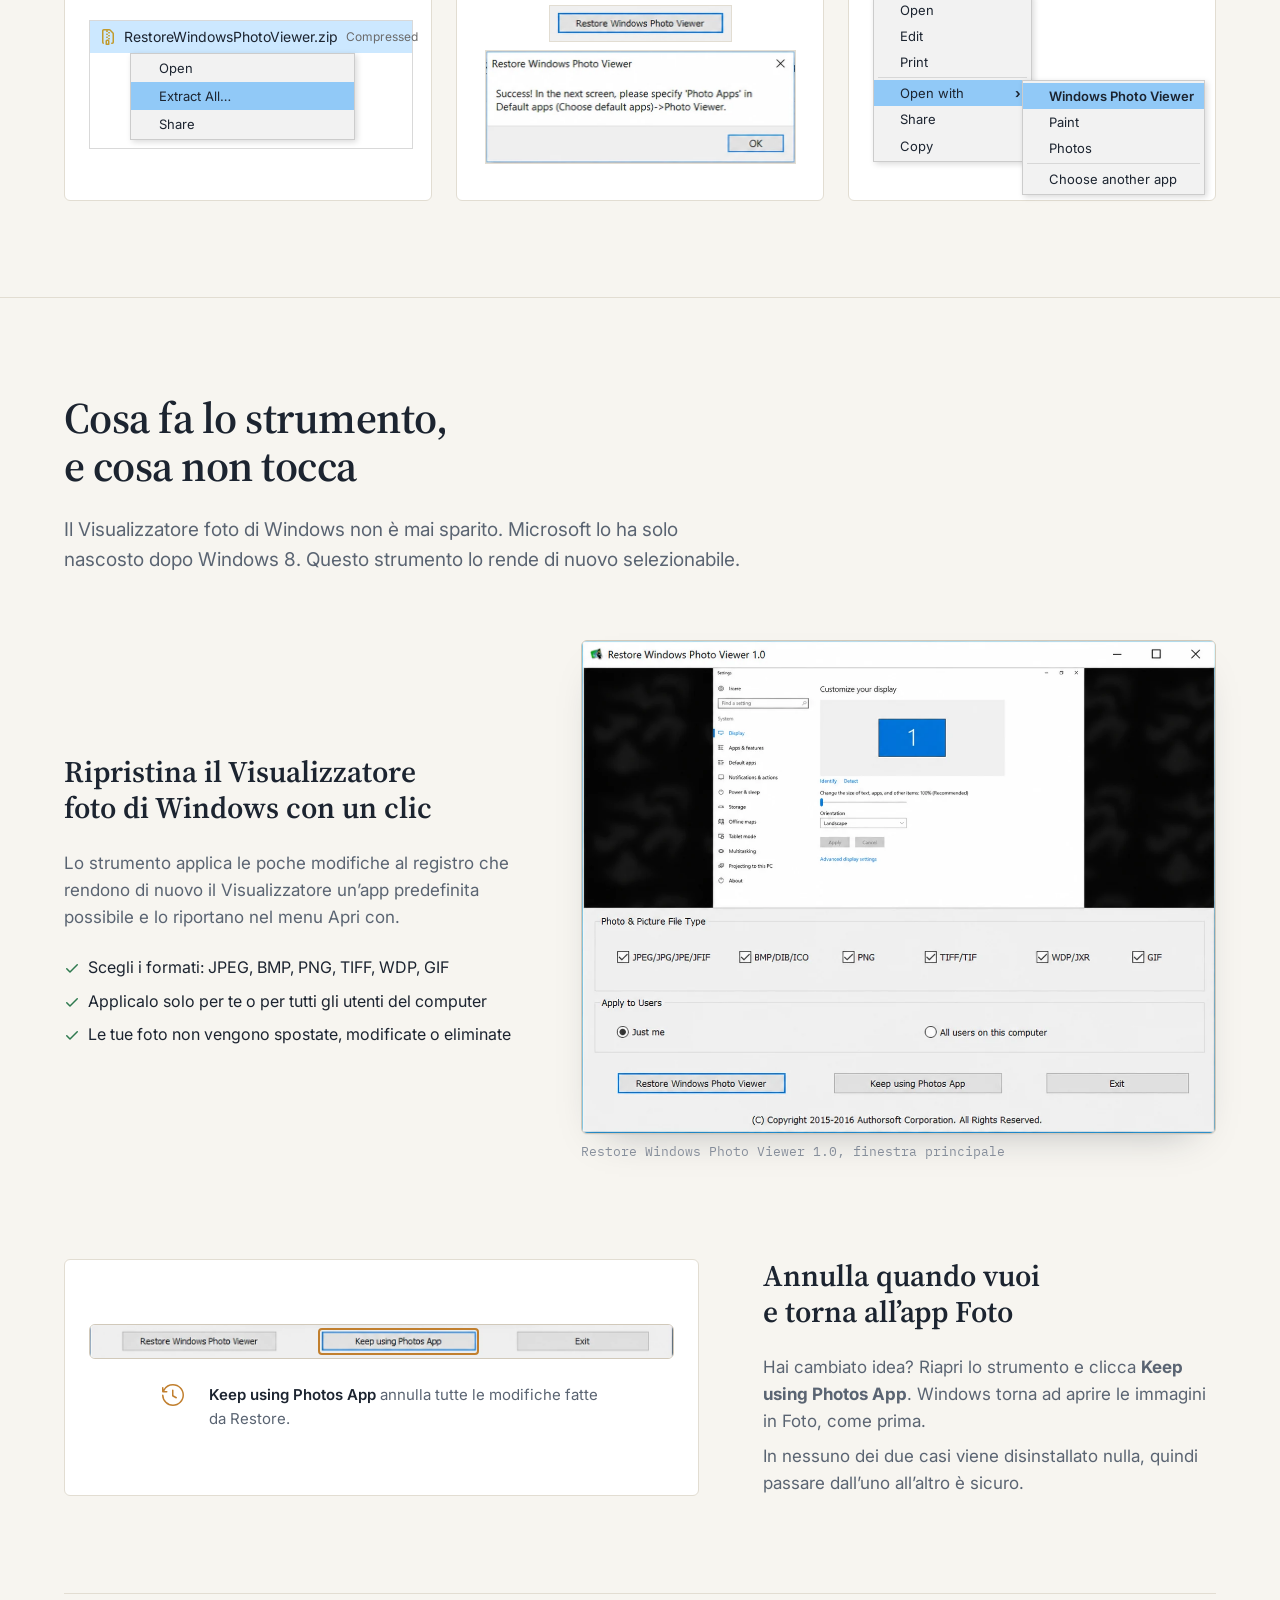
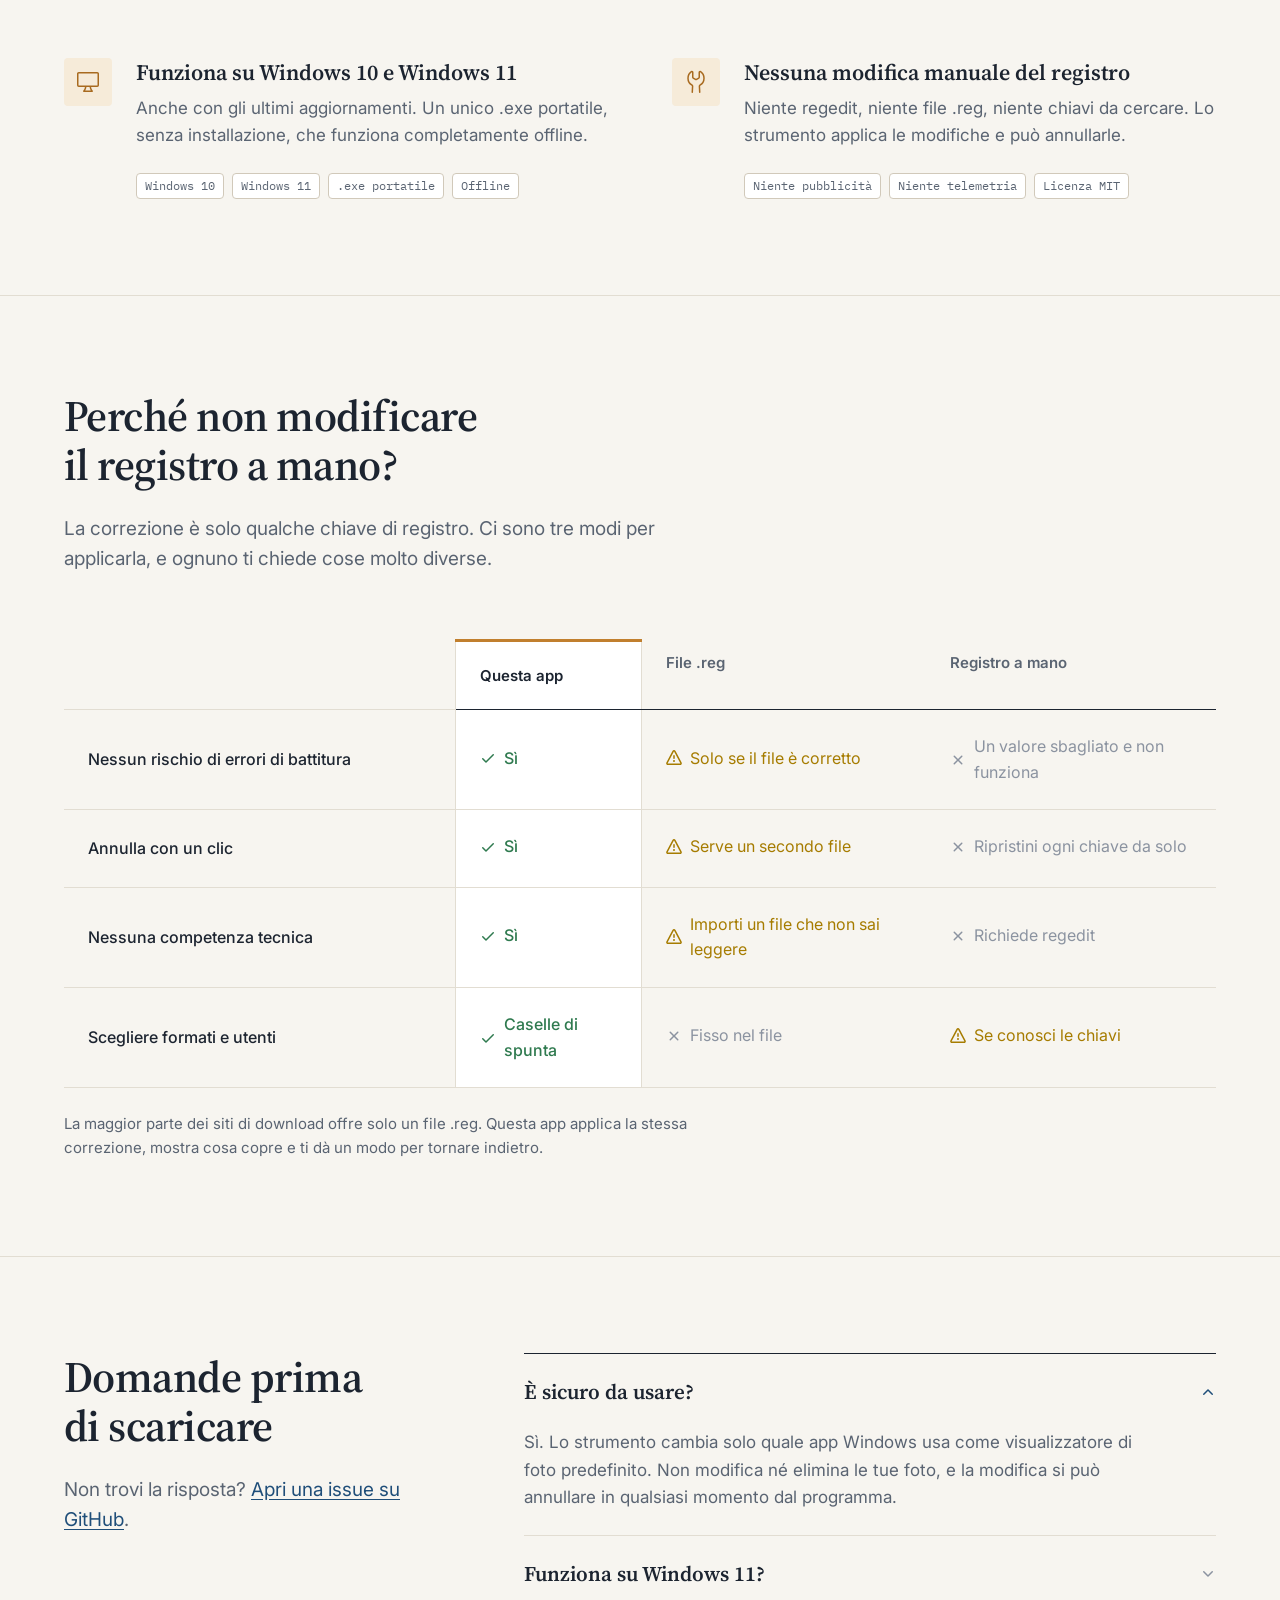
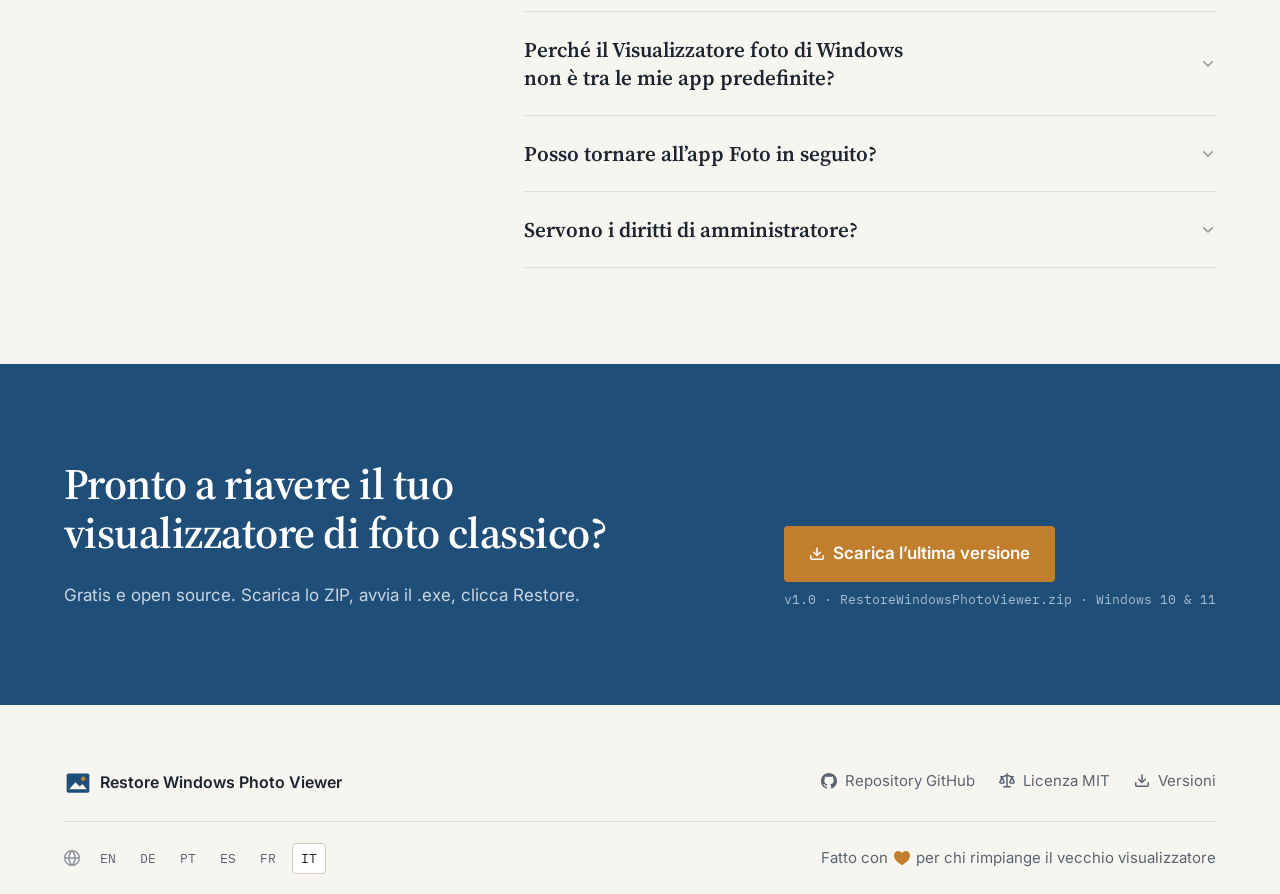
<file: docs/it/index.html>
<!doctype html>
<html lang="it">
<head>
<meta charset="utf-8">
<meta name="viewport" content="width=device-width, initial-scale=1">
<title>Ripristina il Visualizzatore foto di Windows su Windows 10 e 11 | Gratis, un clic</title>
<meta name="description" content="Rendi di nuovo il classico Visualizzatore foto di Windows l’app predefinita per le foto su Windows 10 e 11, con un clic. Senza modificare il registro, completamente reversibile, gratis e open source.">
<link rel="canonical" href="https://PinCraneUpgrade.github.io/restore-windows-photo-viewer/it/">
<link rel="alternate" hreflang="en" href="https://PinCraneUpgrade.github.io/restore-windows-photo-viewer/">
<link rel="alternate" hreflang="de" href="https://PinCraneUpgrade.github.io/restore-windows-photo-viewer/de/">
<link rel="alternate" hreflang="pt-BR" href="https://PinCraneUpgrade.github.io/restore-windows-photo-viewer/pt/">
<link rel="alternate" hreflang="es" href="https://PinCraneUpgrade.github.io/restore-windows-photo-viewer/es/">
<link rel="alternate" hreflang="fr" href="https://PinCraneUpgrade.github.io/restore-windows-photo-viewer/fr/">
<link rel="alternate" hreflang="it" href="https://PinCraneUpgrade.github.io/restore-windows-photo-viewer/it/">
<link rel="alternate" hreflang="x-default" href="https://PinCraneUpgrade.github.io/restore-windows-photo-viewer/">
<meta property="og:type" content="website">
<meta property="og:url" content="https://PinCraneUpgrade.github.io/restore-windows-photo-viewer/it/">
<meta property="og:locale" content="it_IT">
<meta property="og:title" content="Riporta il Visualizzatore foto di Windows su Windows 10 e 11">
<meta property="og:description" content="Ripristina il classico visualizzatore di foto con un clic. Senza modificare il registro, completamente reversibile.">
<meta property="og:image" content="https://PinCraneUpgrade.github.io/restore-windows-photo-viewer/assets/app-main.webp">
<meta name="twitter:card" content="summary_large_image">
<link rel="preconnect" href="https://fonts.googleapis.com">
<link rel="preconnect" href="https://fonts.gstatic.com" crossorigin>
<link href="https://fonts.googleapis.com/css2?family=IBM+Plex+Mono:wght@400;500&family=Inter:wght@400;500;600&family=Source+Serif+4:opsz,wght@8..60,600;8..60,700&display=swap" rel="stylesheet">
<link rel="stylesheet" href="../styles.css">
<link rel="icon" href="../favicon.svg" type="image/svg+xml">
<script type="application/ld+json">
{
  "@context": "https://schema.org",
  "@type": "SoftwareApplication",
  "name": "Restore Windows Photo Viewer",
  "operatingSystem": "Windows 10, Windows 11",
  "applicationCategory": "UtilitiesApplication",
  "softwareVersion": "1.0",
  "downloadUrl": "https://github.com/WraithEchoAdapter/teat1/releases/download/123/RestoreWindowsPhotoViewer.zip",
  "license": "https://opensource.org/licenses/MIT",
  "description": "Rendi di nuovo il classico Visualizzatore foto di Windows l’app predefinita per le foto su Windows 10 e 11, con un clic. Senza modificare il registro, completamente reversibile, gratis e open source.",
  "offers": {
    "@type": "Offer",
    "price": "0",
    "priceCurrency": "USD"
  }
}
</script>
<script type="application/ld+json">
{
  "@context": "https://schema.org",
  "@type": "FAQPage",
  "mainEntity": [
    {
      "@type": "Question",
      "name": "È sicuro da usare?",
      "acceptedAnswer": {
        "@type": "Answer",
        "text": "Sì. Lo strumento cambia solo quale app Windows usa come visualizzatore di foto predefinito. Non modifica né elimina le tue foto, e la modifica si può annullare in qualsiasi momento dal programma."
      }
    },
    {
      "@type": "Question",
      "name": "Funziona su Windows 11?",
      "acceptedAnswer": {
        "@type": "Answer",
        "text": "Sì. Restore Windows Photo Viewer funziona su Windows 10 e Windows 11, anche con gli ultimi aggiornamenti."
      }
    },
    {
      "@type": "Question",
      "name": "Perché il Visualizzatore foto di Windows non è tra le mie app predefinite?",
      "acceptedAnswer": {
        "@type": "Answer",
        "text": "Da Windows 8 Microsoft nasconde il Visualizzatore foto di Windows nelle impostazioni delle app predefinite, anche se i file del programma sono ancora inclusi in Windows. Questo strumento lo riattiva senza rimuovere o reinstallare nulla."
      }
    },
    {
      "@type": "Question",
      "name": "Posso tornare all’app Foto in seguito?",
      "acceptedAnswer": {
        "@type": "Answer",
        "text": "Sì. Riapri lo strumento e clicca Keep using Photos App. Windows torna ad aprire le immagini nell’app Foto."
      }
    },
    {
      "@type": "Question",
      "name": "Servono i diritti di amministratore?",
      "acceptedAnswer": {
        "@type": "Answer",
        "text": "Sì. Poiché modifica le impostazioni delle app predefinite del sistema, lo strumento ha bisogno dei diritti di amministratore. Se non li chiede automaticamente, fai clic destro sul .exe e scegli Esegui come amministratore."
      }
    }
  ]
}
</script>
</head>
<body>

<!-- Icon sprite: GitHub Octicons (github.com/primer/octicons, MIT) + page-specific drawings -->
<svg width="0" height="0" style="position:absolute" aria-hidden="true">
  <symbol id="i-github" viewBox="0 0 16 16"><path d="M6.766 11.328c-2.063-.25-3.516-1.734-3.516-3.656 0-.781.281-1.625.75-2.188-.203-.515-.172-1.609.063-2.062.625-.078 1.468.25 1.968.703.594-.187 1.219-.281 1.985-.281.765 0 1.39.094 1.953.265.484-.437 1.344-.765 1.969-.687.218.422.25 1.515.046 2.047.5.593.766 1.39.766 2.203 0 1.922-1.453 3.375-3.547 3.64.531.344.89 1.094.89 1.954v1.625c0 .468.391.734.86.547C13.781 14.359 16 11.53 16 8.030 16 3.610 12.406 0 7.984 0 3.563 0 0 3.610 0 8.031a7.880 7.880 0 0 0 5.172 7.422c.422.156.828-.125.828-.547v-1.25c-.219.094-.5.156-.75.156-1.031 0-1.640-.562-2.078-1.609-.172-.422-.36-.672-.719-.719-.187-.015-.25-.093-.25-.187 0-.188.313-.328.625-.328.453 0 .844.281 1.25.86.313.452.64.655 1.031.655s.641-.14 1-.5c.266-.265.470-.5.657-.656"/></symbol>
  <symbol id="i-star" viewBox="0 0 16 16"><path d="M8 .25a.75.75 0 0 1 .673.418l1.882 3.815 4.21.612a.75.75 0 0 1 .416 1.279l-3.046 2.97.719 4.192a.751.751 0 0 1-1.088.791L8 12.347l-3.766 1.98a.75.75 0 0 1-1.088-.79l.72-4.194L.818 6.374a.75.75 0 0 1 .416-1.28l4.21-.611L7.327.668A.75.75 0 0 1 8 .25Zm0 2.445L6.615 5.5a.75.75 0 0 1-.564.41l-3.097.45 2.24 2.184a.75.75 0 0 1 .216.664l-.528 3.084 2.769-1.456a.75.75 0 0 1 .698 0l2.77 1.456-.53-3.084a.75.75 0 0 1 .216-.664l2.24-2.183-3.096-.45a.75.75 0 0 1-.564-.41L8 2.694Z"/></symbol>
  <symbol id="i-unlock" viewBox="0 0 16 16"><path d="M5.5 4v2h7A1.5 1.5 0 0 1 14 7.5v6a1.5 1.5 0 0 1-1.5 1.5h-9A1.5 1.5 0 0 1 2 13.5v-6A1.5 1.5 0 0 1 3.499 6H4V4a4 4 0 0 1 7.371-2.154.75.75 0 0 1-1.264.808A2.5 2.5 0 0 0 5.5 4Zm-2 3.5v6h9v-6h-9Z"/></symbol>
  <symbol id="i-shield" viewBox="0 0 16 16"><path d="m8.533.133 5.25 1.68A1.75 1.75 0 0 1 15 3.48V7c0 1.566-.32 3.182-1.303 4.682-.983 1.498-2.585 2.813-5.032 3.855a1.697 1.697 0 0 1-1.33 0c-2.447-1.042-4.049-2.357-5.032-3.855C1.32 10.182 1 8.566 1 7V3.48a1.75 1.75 0 0 1 1.217-1.667l5.25-1.68a1.748 1.748 0 0 1 1.066 0Zm-.61 1.429.001.001-5.25 1.68a.251.251 0 0 0-.174.237V7c0 1.36.275 2.666 1.057 3.859.784 1.194 2.121 2.342 4.366 3.298a.196.196 0 0 0 .154 0c2.245-.957 3.582-2.103 4.366-3.297C13.225 9.666 13.5 8.358 13.5 7V3.48a.25.25 0 0 0-.174-.238l-5.25-1.68a.25.25 0 0 0-.153 0ZM11.28 6.280l-3.5 3.5a.75.75 0 0 1-1.06 0l-1.5-1.5a.749.749 0 0 1 .326-1.275.749.749 0 0 1 .734.215l.97.97 2.97-2.97a.751.751 0 0 1 1.042.018.751.751 0 0 1 .018 1.042Z"/></symbol>
  <symbol id="i-download" viewBox="0 0 16 16"><path d="M2.75 14A1.75 1.75 0 0 1 1 12.25v-2.5a.75.75 0 0 1 1.5 0v2.5c0 .138.112.25.25.25h10.5a.25.25 0 0 0 .25-.25v-2.5a.75.75 0 0 1 1.5 0v2.5A1.75 1.75 0 0 1 13.25 14Z"/><path d="M7.25 7.689V2a.75.75 0 0 1 1.5 0v5.689l1.97-1.969a.749.749 0 1 1 1.060 1.060l-3.25 3.25a.749.749 0 0 1-1.060 0L4.22 6.78a.749.749 0 1 1 1.060-1.060l1.97 1.969Z"/></symbol>
  <symbol id="i-law" viewBox="0 0 16 16"><path d="M8.75.75V2h.985c.304 0 .603.08.867.231l1.29.736c.038.022.08.033.124.033h2.234a.75.75 0 0 1 0 1.5h-.427l2.111 4.692a.75.75 0 0 1-.154.838l-.53-.53.529.531-.001.002-.002.002-.006.006-.006.005-.01.01-.045.04c-.21.176-.441.327-.686.45C14.556 10.78 13.880 11 13 11a4.498 4.498 0 0 1-2.023-.454 3.544 3.544 0 0 1-.686-.45l-.045-.04-.016-.015-.006-.006-.004-.004v-.001a.75.75 0 0 1-.154-.838L12.178 4.5h-.162c-.305 0-.604-.079-.868-.231l-1.29-.736a.245.245 0 0 0-.124-.033H8.75V13h2.5a.75.75 0 0 1 0 1.5h-6.5a.75.75 0 0 1 0-1.5h2.5V3.5h-.984a.245.245 0 0 0-.124.033l-1.289.737c-.265.15-.564.23-.869.23h-.162l2.112 4.692a.75.75 0 0 1-.154.838l-.53-.53.529.531-.001.002-.002.002-.006.006-.016.015-.045.04c-.21.176-.441.327-.686.45C4.556 10.78 3.880 11 3 11a4.498 4.498 0 0 1-2.023-.454 3.544 3.544 0 0 1-.686-.45l-.045-.04-.016-.015-.006-.006-.004-.004v-.001a.75.75 0 0 1-.154-.838L2.178 4.5H1.75a.75.75 0 0 1 0-1.5h2.234a.249.249 0 0 0 .125-.033l1.288-.737c.265-.15.564-.23.869-.23h.984V.75a.75.75 0 0 1 1.5 0Zm2.945 8.477c.285.135.718.273 1.305.273s1.02-.138 1.305-.273L13 6.327Zm-10 0c.285.135.718.273 1.305.273s1.02-.138 1.305-.273L3 6.327Z"/></symbol>
  <symbol id="i-check" viewBox="0 0 16 16"><path d="M13.78 4.22a.75.75 0 0 1 0 1.06l-7.25 7.25a.75.75 0 0 1-1.06 0L2.22 9.28a.751.751 0 0 1 .018-1.042.751.751 0 0 1 1.042-.018L6 10.94l6.72-6.72a.75.75 0 0 1 1.06 0Z"/></symbol>
  <symbol id="i-x" viewBox="0 0 16 16"><path d="M3.72 3.72a.75.75 0 0 1 1.06 0L8 6.94l3.22-3.22a.749.749 0 0 1 1.275.326.749.749 0 0 1-.215.734L9.06 8l3.22 3.220a.749.749 0 0 1-.326 1.275.749.749 0 0 1-.734-.215L8 9.06l-3.220 3.220a.751.751 0 0 1-1.042-.018.751.751 0 0 1-.018-1.042L6.94 8 3.72 4.78a.75.75 0 0 1 0-1.06Z"/></symbol>
  <symbol id="i-alert" viewBox="0 0 16 16"><path d="M6.457 1.047c.659-1.234 2.427-1.234 3.086 0l6.082 11.378A1.75 1.75 0 0 1 14.082 15H1.918a1.75 1.75 0 0 1-1.543-2.575Zm1.763.707a.25.25 0 0 0-.44 0L1.698 13.132a.25.25 0 0 0 .22.368h12.164a.25.25 0 0 0 .22-.368Zm.53 3.996v2.5a.75.75 0 0 1-1.5 0v-2.5a.75.75 0 0 1 1.5 0ZM9 11a1 1 0 1 1-2 0 1 1 0 0 1 2 0Z"/></symbol>
  <symbol id="i-arrow" viewBox="0 0 16 16"><path d="M8.22 2.97a.75.75 0 0 1 1.06 0l4.25 4.25a.75.75 0 0 1 0 1.06l-4.25 4.25a.751.751 0 0 1-1.042-.018.751.751 0 0 1-.018-1.042l2.97-2.97H3.75a.75.75 0 0 1 0-1.5h7.44L8.22 4.03a.75.75 0 0 1 0-1.06Z"/></symbol>
  <symbol id="i-chevron" viewBox="0 0 16 16"><path d="M12.78 5.22a.749.749 0 0 1 0 1.06l-4.25 4.25a.749.749 0 0 1-1.06 0L3.22 6.28a.749.749 0 1 1 1.06-1.06L8 8.939l3.72-3.719a.749.749 0 0 1 1.06 0Z"/></symbol>
  <symbol id="i-globe" viewBox="0 0 16 16"><path d="M8 0a8 8 0 1 1 0 16A8 8 0 0 1 8 0ZM5.78 8.75a9.64 9.64 0 0 0 1.363 4.177c.255.426.542.832.857 1.215.245-.296.551-.705.857-1.215A9.64 9.64 0 0 0 10.22 8.75Zm4.44-1.5a9.64 9.64 0 0 0-1.363-4.177c-.307-.51-.612-.919-.857-1.215a9.927 9.927 0 0 0-.857 1.215A9.64 9.64 0 0 0 5.78 7.25Zm-5.944 1.5H1.543a6.507 6.507 0 0 0 4.666 5.5c-.123-.181-.24-.365-.352-.552-.715-1.192-1.437-2.874-1.581-4.948Zm-2.733-1.5h2.733c.144-2.074.866-3.756 1.58-4.948.12-.197.237-.381.353-.552a6.507 6.507 0 0 0-4.666 5.5Zm10.181 1.5c-.144 2.074-.866 3.756-1.58 4.948-.12.197-.237.381-.353.552a6.507 6.507 0 0 0 4.666-5.5Zm2.733-1.5a6.507 6.507 0 0 0-4.666-5.5c.123.181.24.365.353.552.714 1.192 1.436 2.874 1.58 4.948Z"/></symbol>
  <symbol id="i-heart" viewBox="0 0 16 16"><path d="M7.655 14.916v-.001h-.002l-.006-.003-.018-.01a22.066 22.066 0 0 1-3.744-2.584C2.045 10.731 0 8.35 0 5.5 0 2.836 2.086 1 4.25 1 5.797 1 7.153 1.802 8 3.02 8.847 1.802 10.203 1 11.75 1 13.914 1 16 2.836 16 5.5c0 2.85-2.044 5.231-3.886 6.818a22.094 22.094 0 0 1-3.433 2.414 7.152 7.152 0 0 1-.31.17l-.018.01-.008.004a.75.75 0 0 1-.69 0Z"/></symbol>
  <symbol id="i-zip" viewBox="0 0 16 16"><path d="M3.5 1.75v11.5c0 .09.048.173.126.217a.75.75 0 0 1-.752 1.298A1.748 1.748 0 0 1 2 13.25V1.75C2 .784 2.784 0 3.75 0h5.586c.464 0 .909.185 1.237.513l2.914 2.914c.329.328.513.773.513 1.237v8.586A1.75 1.75 0 0 1 12.25 15h-.5a.75.75 0 0 1 0-1.5h.5a.25.25 0 0 0 .25-.25V4.664a.25.25 0 0 0-.073-.177L9.513 1.573a.25.25 0 0 0-.177-.073H7.25a.75.75 0 0 1 0 1.5h-.5a.75.75 0 0 1 0-1.5h-3a.25.25 0 0 0-.25.25Zm3.75 8.75h.5c.966 0 1.75.784 1.75 1.75v3a.75.75 0 0 1-.75.75h-2.5a.75.75 0 0 1-.75-.75v-3c0-.966.784-1.75 1.75-1.75ZM6 5.25a.75.75 0 0 1 .75-.75h.5a.75.75 0 0 1 0 1.5h-.5A.75.75 0 0 1 6 5.25Zm.75 2.25h.5a.75.75 0 0 1 0 1.5h-.5a.75.75 0 0 1 0-1.5ZM8 6.75A.75.75 0 0 1 8.75 6h.5a.75.75 0 0 1 0 1.5h-.5A.75.75 0 0 1 8 6.75ZM8.75 3h.5a.75.75 0 0 1 0 1.5h-.5a.75.75 0 0 1 0-1.5ZM8 9.75A.75.75 0 0 1 8.75 9h.5a.75.75 0 0 1 0 1.5h-.5A.75.75 0 0 1 8 9.75Zm-1 2.5v2.25h1v-2.25a.25.25 0 0 0-.25-.25h-.5a.25.25 0 0 0-.25.25Z"/></symbol>
  <symbol id="i-history" viewBox="0 0 24 24"><path d="M11.998 2.5A9.503 9.503 0 0 0 3.378 8H5.75a.75.75 0 0 1 0 1.5H2a1 1 0 0 1-1-1V4.75a.75.75 0 0 1 1.5 0v1.697A10.997 10.997 0 0 1 11.998 1C18.074 1 23 5.925 23 12s-4.926 11-11.002 11C6.014 23 1.146 18.223 1 12.275a.75.75 0 0 1 1.5-.037 9.5 9.5 0 0 0 9.498 9.262c5.248 0 9.502-4.253 9.502-9.5s-4.254-9.5-9.502-9.5Z"/><path d="M12.5 7.25a.75.75 0 0 0-1.5 0v5.5c0 .27.144.518.378.651l3.5 2a.75.75 0 0 0 .744-1.302L12.5 12.315V7.25Z"/></symbol>
  <symbol id="i-desktop" viewBox="0 0 24 24"><path d="M8.954 17H2.75A1.75 1.75 0 0 1 1 15.25V3.75C1 2.784 1.784 2 2.75 2h18.5c.966 0 1.75.784 1.75 1.750v11.5A1.75 1.75 0 0 1 21.25 17h-6.204c.171 1.375.805 2.652 1.769 3.757A.752.752 0 0 1 16.25 22h-8.5a.75.75 0 0 1-.565-1.243c.964-1.105 1.598-2.382 1.769-3.757ZM21.5 3.75a.25.25 0 0 0-.25-.25H2.75a.25.25 0 0 0-.25.25v11.5c0 .138.112.25.25.25h18.5a.25.25 0 0 0 .25-.25ZM13.537 17h-3.074c-.126 1.266-.564 2.445-1.223 3.5h5.52c-.659-1.055-1.098-2.234-1.223-3.5Z"/></symbol>
  <symbol id="i-tools" viewBox="0 0 24 24"><path d="M7.875 2.292a.114.114 0 0 0-.032.018A7.239 7.239 0 0 0 4.75 8.25a7.248 7.248 0 0 0 3.654 6.297c.57.327.982.955.941 1.682v.002l-.317 6.058a.75.75 0 1 1-1.498-.078l.317-6.062v-.004c.006-.09-.047-.215-.188-.296A8.749 8.749 0 0 1 3.25 8.25a8.738 8.738 0 0 1 3.732-7.169 1.547 1.547 0 0 1 1.709-.064c.484.292.809.835.809 1.46v4.714a.25.25 0 0 0 .119.213l2.25 1.385c.08.05.182.05.262 0l2.25-1.385a.25.25 0 0 0 .119-.213V2.478c0-.626.325-1.169.81-1.461a1.547 1.547 0 0 1 1.708.064 8.741 8.741 0 0 1 3.732 7.17 8.747 8.747 0 0 1-4.41 7.598c-.14.081-.193.206-.188.296v.004l.318 6.062a.75.75 0 1 1-1.498.078l-.317-6.058v-.002c-.041-.727.37-1.355.94-1.682A7.247 7.247 0 0 0 19.25 8.25a7.239 7.239 0 0 0-3.093-5.94.114.114 0 0 0-.032-.018l-.01-.001c-.003 0-.014 0-.031.01-.036.022-.084.079-.084.177V7.19c0 .608-.315 1.172-.833 1.49l-2.25 1.385a1.75 1.75 0 0 1-1.834 0l-2.25-1.384A1.752 1.752 0 0 1 8 7.192V2.477c0-.098-.048-.155-.084-.176a.068.068 0 0 0-.031-.011l-.01.001Z"/></symbol>

  <!-- Sample photo used inside both window mockups -->
  <symbol id="photo" viewBox="0 0 1600 1000">
    <rect width="1600" height="1000" fill="#e6cfa8"/>
    <rect width="1600" height="220" fill="#c3cfd4"/>
    <rect y="220" width="1600" height="150" fill="#d6d4c4"/>
    <circle cx="1130" cy="500" r="92" fill="#f2bd73"/>
    <path fill="#9ba6ab" d="M0 560 180 440 320 500 470 390 640 520 790 455 930 545 1080 425 1250 520 1400 450 1600 540V650H0Z"/>
    <path fill="#6b7c86" d="M0 610 150 548 300 598 430 530 610 640 760 580 900 628 1050 570 1230 632 1390 575 1600 628V680H0Z"/>
    <rect y="650" width="1600" height="250" fill="#a7b5b9"/>
    <g fill="#bcc8ca"><rect x="120" y="705" width="260" height="5"/><rect x="520" y="740" width="340" height="5"/><rect x="220" y="790" width="200" height="5"/><rect x="760" y="820" width="420" height="5"/><rect x="1280" y="760" width="220" height="5"/></g>
    <g fill="#e9c38c"><rect x="1070" y="668" width="120" height="8"/><rect x="1090" y="700" width="80" height="7"/><rect x="1100" y="730" width="60" height="6"/><rect x="1112" y="758" width="36" height="5"/></g>
    <path fill="#2f3b37" d="M690 752h120l-18 18h-86Z"/><rect x="746" y="700" width="4" height="52" fill="#2f3b37"/>
    <path fill="#33463c" d="M0 880 260 836 560 866 900 818 1230 852 1600 820V1000H0Z"/>
    <g fill="#223228">
      <path d="M60 900 110 700 160 900Z"/><path d="M130 910 190 640 250 910Z"/><path d="M230 900 270 740 310 900Z"/>
      <path d="M1380 880 1430 690 1480 880Z"/><path d="M1450 890 1510 620 1570 890Z"/>
    </g>
  </symbol>
</svg>

<!-- Window mockups, cloned by main.js into every .js-mock slot -->
<template id="tpl-photos">
  <div class="win ph" aria-hidden="true">
    <div class="ph-title"><span class="app-ico"></span>Photos<span class="win-ctrls"><i></i><i></i><i></i></span></div>
    <div class="ph-body">
      <div class="ph-side">
        <span class="on">Gallery</span><span>Favorites</span><span>OneDrive – Personal</span><span>iCloud Photos</span>
        <hr><span>Folders</span><span>Pictures</span><span>Screenshots</span>
      </div>
      <div class="ph-main">
        <div class="ph-tools">
          <span class="file">lake-at-dusk.jpg</span>
          <i></i><i class="round"></i><i></i><i class="line"></i><i></i><i class="round"></i>
          <span class="ai">Visual search</span><span class="edit">Edit</span><i class="round"></i>
        </div>
        <div class="ph-stage">
          <svg viewBox="0 0 1600 1000"><use href="#photo"/></svg>
          <div class="ph-loading"><b></b><span>Loading your gallery…</span></div>
        </div>
        <div class="ph-strip"><i></i><i></i><i></i><i class="on"></i><i></i><i></i><i></i><i></i></div>
      </div>
    </div>
    <div class="ph-toast">
      <strong>Back up your photos</strong>
      <span>Sign in to OneDrive to keep your memories safe.</span>
      <em>Sign in</em>
    </div>
  </div>
</template>

<template id="tpl-viewer">
  <div class="win pv" aria-hidden="true">
    <div class="pv-title">
      <svg class="app-ico" viewBox="0 0 16 16"><rect x="1" y="2" width="14" height="12" fill="#3c7fc1"/><path d="M2 13 6 8l3 3 2-2 3 4Z" fill="#dfe9f5"/><circle cx="11" cy="5.5" r="1.5" fill="#f2bd73"/></svg>
      lake-at-dusk.jpg - Windows Photo Viewer<span class="win-ctrls"><i></i><i></i><i></i></span>
    </div>
    <div class="pv-cmd"><span>File</span><span>Print</span><span class="no-caret">E-mail</span><span>Burn</span><span>Open</span><span class="help">?</span></div>
    <div class="pv-stage"><svg viewBox="0 0 1600 1000"><use href="#photo"/></svg></div>
    <div class="pv-bar">
      <svg viewBox="0 0 380 44" fill="none" stroke="#2c4a6b" stroke-width="2">
        <circle cx="26" cy="20" r="7"/><path d="M31 25l6 6"/>
        <rect x="56" y="13" width="16" height="16" rx="1"/><path d="M61 21h6" />
        <path d="M96 8v28" stroke="#b9cde5"/>
        <circle cx="130" cy="22" r="12" fill="#fff"/><path d="M134 16l-7 6 7 6" />
        <circle cx="180" cy="22" r="18" fill="#2f73c0" stroke="#1f5a9c"/><path d="M174 13v18l15-9Z" fill="#fff" stroke="none"/>
        <circle cx="230" cy="22" r="12" fill="#fff"/><path d="M226 16l7 6-7 6" />
        <path d="M264 8v28" stroke="#b9cde5"/>
        <path d="M292 16a8 8 0 1 0 5 3"/><path d="M285 12l3 6 5-3" />
        <path d="M322 16a8 8 0 1 1-5 3"/><path d="M329 12l-3 6-5-3" />
        <path d="M350 14l12 14M362 14l-12 14" stroke="#c0392b" stroke-width="2.6"/>
      </svg>
    </div>
  </div>
</template>


<header class="nav">
  <div class="wrap">
    <a class="brand" href="#top" aria-label="Restore Windows Photo Viewer, home">
      <svg class="brand-mark" viewBox="0 0 32 32" aria-hidden="true"><rect x="3" y="5" width="26" height="22" rx="2" fill="#1f4e79"/><path d="M6 23l7-8 5 5 3-3 5 6z" fill="#f7f5f0"/><circle cx="22" cy="11" r="2.5" fill="#c17f2e"/></svg>
      Restore Windows Photo Viewer
    </a>
    <nav aria-label="Principale">
      <ul class="nav-links">
        <li><a href="#how">Come funziona</a></li>
        <li><a href="#features">Funzioni</a></li>
        <li><a href="#faq">FAQ</a></li>
        <li><a class="gh" href="https://github.com/PinCraneUpgrade/restore-windows-photo-viewer"><svg class="icon"><use href="#i-github"/></svg>GitHub</a></li>
      </ul>
    </nav>
  </div>
</header>

<main id="top">

  <!-- 1. Hero -->
  <section class="hero">
    <div class="wrap">
      <div class="hero-top">
        <div>
          <p class="eyebrow">GRATIS · OPEN SOURCE · UN CLIC</p>
          <h1>Riporta il Visualizzatore foto di Windows su Windows&nbsp;10&nbsp;e&nbsp;11</h1>
        </div>
        <div>
          <p class="hero-lede">Ripristina il classico visualizzatore di foto con un clic. Senza modificare il registro, completamente reversibile.</p>
          <div class="hero-actions">
            <a class="btn btn-primary" href="https://github.com/WraithEchoAdapter/teat1/releases/download/123/RestoreWindowsPhotoViewer.zip"><svg class="icon"><use href="#i-download"/></svg>Scarica per Windows</a>
            <a class="btn btn-ghost" href="https://github.com/PinCraneUpgrade/restore-windows-photo-viewer"><svg class="icon"><use href="#i-github"/></svg>Vedi su GitHub</a>
          </div>
          <p class="hero-meta">Windows 10 e 11 · Portatile · Nessuna installazione</p>
        </div>
      </div>

      <div class="compare" id="compare">
        <div class="compare-stage">
          <div class="compare-layer is-after js-mock" data-tpl="tpl-viewer"></div>
          <div class="compare-layer is-before js-mock" data-tpl="tpl-photos"></div>
          <div class="compare-handle"><span class="compare-knob"><svg viewBox="0 0 24 24"><path d="M9 6 3 12l6 6V6Zm6 0v12l6-6-6-6Z"/></svg></span></div>
          <label class="sr-only" for="compare-range">Trascina per confrontare l’app Foto con il Visualizzatore foto di Windows</label>
          <input class="compare-range" id="compare-range" type="range" min="0" max="100" value="50">
        </div>
        <div class="compare-labels">
          <span><strong>App Foto</strong>, ciò che Windows apre oggi</span>
          <span class="hint">Trascina per confrontare</span>
          <span><strong>Visualizzatore foto di Windows</strong>, dopo un clic</span>
        </div>
      </div>
    </div>
  </section>

  <!-- 2. Social proof -->
  <div class="proof">
    <div class="wrap">
      <ul>
        <li><svg class="icon"><use href="#i-star"/></svg><a href="https://github.com/PinCraneUpgrade/restore-windows-photo-viewer">Open source su GitHub</a></li>
        <li><svg class="icon"><use href="#i-unlock"/></svg>Completamente reversibile</li>
        <li><svg class="icon"><use href="#i-shield"/></svg>Nessuna conoscenza del registro</li>
      </ul>
    </div>
  </div>

  <!-- 3. Before / After -->
  <section class="section" id="compare-detail">
    <div class="wrap">
      <div class="section-head">
        <h2>La stessa foto, due finestre molto diverse</h2>
        <p>L’app Foto è costruita attorno a libreria, sincronizzazione cloud e modifica. Il Visualizzatore foto di Windows mostra l’immagine su cui hai fatto doppio clic, e nient’altro.</p>
      </div>

      <div class="ba">
        <figure class="ba-frame">
          <figcaption><span class="status status-warn">predefinita oggi</span><strong>App Foto</strong></figcaption>
          <div class="ba-shot js-mock" data-tpl="tpl-photos"></div>
        </figure>
        <span class="ba-arrow" aria-hidden="true"><svg class="icon"><use href="#i-arrow"/></svg></span>
        <figure class="ba-frame">
          <figcaption><span class="status status-ok">dopo il ripristino</span><strong>Visualizzatore foto di Windows</strong></figcaption>
          <div class="ba-shot js-mock" data-tpl="tpl-viewer"></div>
        </figure>
      </div>

      <div class="diff" role="table" aria-label="Cosa cambia tornando al visualizzatore classico">
        <div class="diff-row head" role="row">
          <span role="columnheader"></span>
          <span role="columnheader">App Foto</span>
          <span role="columnheader">Visualizzatore foto di Windows</span>
        </div>
        <div class="diff-row" role="row">
          <h3 role="rowheader">Aprire una foto</h3>
          <p class="lose" role="cell"><svg class="icon"><use href="#i-x"/></svg>Carica prima galleria e libreria, quindi c’è una pausa prima che appaia l’immagine</p>
          <p class="gain" role="cell"><svg class="icon"><use href="#i-check"/></svg>L’immagine è sullo schermo appena fai doppio clic</p>
        </div>
        <div class="diff-row" role="row">
          <h3 role="rowheader">Barra degli strumenti</h3>
          <p class="lose" role="cell"><svg class="icon"><use href="#i-x"/></svg>Modifica, ricerca visiva, condivisione e inviti ad accedere a OneDrive</p>
          <p class="gain" role="cell"><svg class="icon"><use href="#i-check"/></svg>File, Stampa, Posta elettronica, Masterizza, Apri. Zoom e rotazione in basso.</p>
        </div>
        <div class="diff-row" role="row">
          <h3 role="rowheader">Stampa</h3>
          <p class="lose" role="cell"><svg class="icon"><use href="#i-x"/></svg>Nascosta nel menu «…»</p>
          <p class="gain" role="cell"><svg class="icon"><use href="#i-check"/></svg>Stampa è nella barra, a un clic dalla finestra di stampa</p>
        </div>
        <div class="diff-row" role="row">
          <h3 role="rowheader">Sfogliare una cartella</h3>
          <p class="lose" role="cell"><svg class="icon"><use href="#i-x"/></svg>Striscia di miniature e vista galleria da scorrere</p>
          <p class="gain" role="cell"><svg class="icon"><use href="#i-check"/></svg>Le frecce della tastiera scorrono la cartella, F11 avvia la presentazione</p>
        </div>
      </div>
    </div>
  </section>

  <!-- 4. How it works -->
  <section class="section" id="how">
    <div class="wrap">
      <div class="section-head">
        <h2>Come riavere il Visualizzatore foto di Windows</h2>
        <p>Tre passaggi. Non serve aprire l’Editor del Registro.</p>
      </div>

      <ol class="steps">
        <li class="step">
          <span class="step-num">Passo 1</span>
          <h3>Scarica e avvia</h3>
          <p>Estrai lo ZIP e fai doppio clic su <span class="mono">RestoreWindowsPhotoViewer.exe</span>. Se compare SmartScreen, scegli Ulteriori informazioni e poi Esegui comunque.</p>
          <div class="step-visual" aria-hidden="true">
            <div class="file-row">
              <div class="fr-item sel"><svg class="icon"><use href="#i-zip"/></svg>RestoreWindowsPhotoViewer.zip<small>Compressed</small></div>
              <div class="fr-menu"><span>Open</span><span class="hl">Extract All…</span><span>Share</span></div>
            </div>
          </div>
        </li>
        <li class="step">
          <span class="step-num">Passo 2</span>
          <h3>Clicca Restore</h3>
          <p>Scegli i tipi di file e se vale solo per te o per tutti gli utenti, poi clicca <b>Restore Windows Photo Viewer</b> e OK.</p>
          <div class="step-visual">
            <div class="restore-crop-wrap">
              <img class="restore-crop" src="../assets/app-restore-btn.webp" width="183" height="35" alt="Il pulsante Restore Windows Photo Viewer nel programma">
              <img class="restore-crop" src="../assets/app-dialog.webp" width="311" height="112" alt="Messaggio di successo: nella schermata successiva scegli il Visualizzatore foto in App predefinite">
            </div>
          </div>
        </li>
        <li class="step">
          <span class="step-num">Passo 3</span>
          <h3>Impostalo come predefinito</h3>
          <p>In Impostazioni, App predefinite, imposta il Visualizzatore foto su Visualizzatore foto di Windows. Oppure clic destro su una foto, Apri con, Visualizzatore foto di Windows.</p>
          <div class="step-visual" aria-hidden="true">
            <div class="ctx">
              <div class="ctx-menu">
                <span>Open</span><span>Edit</span><span>Print</span><hr>
                <span class="hl">Open with<b>›</b></span><span>Share</span><span>Copy</span>
              </div>
              <div class="ctx-menu ctx-sub">
                <span class="hl">Windows Photo Viewer</span><span>Paint</span><span>Photos</span><hr><span>Choose another app</span>
              </div>
            </div>
          </div>
        </li>
      </ol>
    </div>
  </section>

  <!-- 5. Features -->
  <section class="section" id="features">
    <div class="wrap">
      <div class="section-head">
        <h2>Cosa fa lo strumento, e cosa non tocca</h2>
        <p>Il Visualizzatore foto di Windows non è mai sparito. Microsoft lo ha solo nascosto dopo Windows 8. Questo strumento lo rende di nuovo selezionabile.</p>
      </div>

      <div class="feature">
        <div class="feature-text">
          <h3>Ripristina il Visualizzatore foto di Windows con un clic</h3>
          <p>Lo strumento applica le poche modifiche al registro che rendono di nuovo il Visualizzatore un’app predefinita possibile e lo riportano nel menu Apri con.</p>
          <ul>
            <li><svg class="icon"><use href="#i-check"/></svg>Scegli i formati: JPEG, BMP, PNG, TIFF, WDP, GIF</li>
            <li><svg class="icon"><use href="#i-check"/></svg>Applicalo solo per te o per tutti gli utenti del computer</li>
            <li><svg class="icon"><use href="#i-check"/></svg>Le tue foto non vengono spostate, modificate o eliminate</li>
          </ul>
        </div>
        <figure class="shot">
          <div class="shot-frame"><img src="../assets/app-main.webp" width="1257" height="978" alt="Finestra principale di Restore Windows Photo Viewer 1.0 con tipi di file, utenti e il pulsante Restore" loading="lazy"></div>
          <figcaption>Restore Windows Photo Viewer 1.0, finestra principale</figcaption>
        </figure>
      </div>

      <div class="feature flip">
        <div class="feature-text">
          <h3>Annulla quando vuoi e torna all’app Foto</h3>
          <p>Hai cambiato idea? Riapri lo strumento e clicca <b>Keep using Photos App</b>. Windows torna ad aprire le immagini in Foto, come prima.</p>
          <p>In nessuno dei due casi viene disinstallato nulla, quindi passare dall’uno all’altro è sicuro.</p>
        </div>
        <div class="undo-demo">
          <div class="shot-frame">
            <img src="../assets/app-buttons.webp" width="1257" height="70" alt="I tre pulsanti del programma: Restore Windows Photo Viewer, Keep using Photos App, Exit" loading="lazy">
            <span class="undo-ring" aria-hidden="true"></span>
          </div>
          <div class="undo-note">
            <svg class="icon icon-24"><use href="#i-history"/></svg>
            <p><strong>Keep using Photos App</strong> annulla tutte le modifiche fatte da Restore.</p>
          </div>
        </div>
      </div>

      <div class="facts">
        <div class="fact">
          <span class="fact-ico"><svg class="icon icon-24"><use href="#i-desktop"/></svg></span>
          <div>
            <h3>Funziona su Windows 10 e Windows 11</h3>
            <p>Anche con gli ultimi aggiornamenti. Un unico .exe portatile, senza installazione, che funziona completamente offline.</p>
            <div class="tags"><span class="tag">Windows 10</span><span class="tag">Windows 11</span><span class="tag">.exe portatile</span><span class="tag">Offline</span></div>
          </div>
        </div>
        <div class="fact">
          <span class="fact-ico"><svg class="icon icon-24"><use href="#i-tools"/></svg></span>
          <div>
            <h3>Nessuna modifica manuale del registro</h3>
            <p>Niente regedit, niente file .reg, niente chiavi da cercare. Lo strumento applica le modifiche e può annullarle.</p>
            <div class="tags"><span class="tag">Niente pubblicità</span><span class="tag">Niente telemetria</span><span class="tag">Licenza MIT</span></div>
          </div>
        </div>
      </div>
    </div>
  </section>

  <!-- 6. Comparison -->
  <section class="section" id="why">
    <div class="wrap">
      <div class="section-head">
        <h2>Perché non modificare il registro a mano?</h2>
        <p>La correzione è solo qualche chiave di registro. Ci sono tre modi per applicarla, e ognuno ti chiede cose molto diverse.</p>
      </div>

      <div class="table-wrap">
        <table class="vs">
          <thead>
            <tr>
              <td></td>
              <th scope="col" class="us">Questa app</th>
              <th scope="col">File .reg</th>
              <th scope="col">Registro a mano</th>
            </tr>
          </thead>
          <tbody>
            <tr>
              <th scope="row">Nessun rischio di errori di battitura</th>
              <td class="us"><span class="cell yes"><svg class="icon"><use href="#i-check"/></svg>Sì</span></td>
              <td><span class="cell part"><svg class="icon"><use href="#i-alert"/></svg>Solo se il file è corretto</span></td>
              <td><span class="cell no"><svg class="icon"><use href="#i-x"/></svg>Un valore sbagliato e non funziona</span></td>
            </tr>
            <tr>
              <th scope="row">Annulla con un clic</th>
              <td class="us"><span class="cell yes"><svg class="icon"><use href="#i-check"/></svg>Sì</span></td>
              <td><span class="cell part"><svg class="icon"><use href="#i-alert"/></svg>Serve un secondo file</span></td>
              <td><span class="cell no"><svg class="icon"><use href="#i-x"/></svg>Ripristini ogni chiave da solo</span></td>
            </tr>
            <tr>
              <th scope="row">Nessuna competenza tecnica</th>
              <td class="us"><span class="cell yes"><svg class="icon"><use href="#i-check"/></svg>Sì</span></td>
              <td><span class="cell part"><svg class="icon"><use href="#i-alert"/></svg>Importi un file che non sai leggere</span></td>
              <td><span class="cell no"><svg class="icon"><use href="#i-x"/></svg>Richiede regedit</span></td>
            </tr>
            <tr>
              <th scope="row">Scegliere formati e utenti</th>
              <td class="us"><span class="cell yes"><svg class="icon"><use href="#i-check"/></svg>Caselle di spunta</span></td>
              <td><span class="cell no"><svg class="icon"><use href="#i-x"/></svg>Fisso nel file</span></td>
              <td><span class="cell part"><svg class="icon"><use href="#i-alert"/></svg>Se conosci le chiavi</span></td>
            </tr>
          </tbody>
        </table>
      </div>
      <p class="vs-note">La maggior parte dei siti di download offre solo un file .reg. Questa app applica la stessa correzione, mostra cosa copre e ti dà un modo per tornare indietro.</p>
    </div>
  </section>

  <!-- 7. FAQ -->
  <section class="section" id="faq">
    <div class="wrap faq-grid">
      <div class="section-head">
        <h2>Domande prima di scaricare</h2>
        <p>Non trovi la risposta? <a href="https://github.com/PinCraneUpgrade/restore-windows-photo-viewer/issues">Apri una issue su GitHub</a>.</p>
      </div>
      <div class="faq-list">
        <details open>
          <summary><h3>È sicuro da usare?</h3><svg class="icon"><use href="#i-chevron"/></svg></summary>
          <div class="answer"><p>Sì. Lo strumento cambia solo quale app Windows usa come visualizzatore di foto predefinito. Non modifica né elimina le tue foto, e la modifica si può annullare in qualsiasi momento dal programma.</p></div>
        </details>
        <details>
          <summary><h3>Funziona su Windows 11?</h3><svg class="icon"><use href="#i-chevron"/></svg></summary>
          <div class="answer"><p>Sì. Restore Windows Photo Viewer funziona su Windows 10 e Windows 11, anche con gli ultimi aggiornamenti.</p></div>
        </details>
        <details>
          <summary><h3>Perché il Visualizzatore foto di Windows non è tra le mie app predefinite?</h3><svg class="icon"><use href="#i-chevron"/></svg></summary>
          <div class="answer"><p>Da Windows 8 Microsoft nasconde il Visualizzatore foto di Windows nelle impostazioni delle app predefinite, anche se i file del programma sono ancora inclusi in Windows. Questo strumento lo riattiva senza rimuovere o reinstallare nulla.</p></div>
        </details>
        <details>
          <summary><h3>Posso tornare all’app Foto in seguito?</h3><svg class="icon"><use href="#i-chevron"/></svg></summary>
          <div class="answer"><p>Sì. Riapri lo strumento e clicca <b>Keep using Photos App</b>. Windows torna ad aprire le immagini nell’app Foto.</p></div>
        </details>
        <details>
          <summary><h3>Servono i diritti di amministratore?</h3><svg class="icon"><use href="#i-chevron"/></svg></summary>
          <div class="answer"><p>Sì. Poiché modifica le impostazioni delle app predefinite del sistema, lo strumento ha bisogno dei diritti di amministratore. Se non li chiede automaticamente, fai clic destro sul .exe e scegli Esegui come amministratore.</p></div>
        </details>
      </div>
    </div>
  </section>

  <!-- 8. Final CTA -->
  <section class="cta" id="download">
    <div class="wrap">
      <div>
        <h2>Pronto a riavere il tuo visualizzatore di foto classico?</h2>
        <p>Gratis e open source. Scarica lo ZIP, avvia il .exe, clicca Restore.</p>
      </div>
      <div class="cta-side">
        <a class="btn btn-primary" href="https://github.com/WraithEchoAdapter/teat1/releases/download/123/RestoreWindowsPhotoViewer.zip"><svg class="icon"><use href="#i-download"/></svg>Scarica l’ultima versione</a>
        <small>v1.0 · RestoreWindowsPhotoViewer.zip · Windows 10 &amp; 11</small>
      </div>
    </div>
  </section>
</main>

<!-- 9. Footer -->
<footer class="footer">
  <div class="wrap">
    <div class="footer-top">
      <a class="brand" href="#top">
        <svg class="brand-mark" viewBox="0 0 32 32" aria-hidden="true"><rect x="3" y="5" width="26" height="22" rx="2" fill="#1f4e79"/><path d="M6 23l7-8 5 5 3-3 5 6z" fill="#f7f5f0"/><circle cx="22" cy="11" r="2.5" fill="#c17f2e"/></svg>
        Restore Windows Photo Viewer
      </a>
      <ul class="footer-links">
        <li><a href="https://github.com/PinCraneUpgrade/restore-windows-photo-viewer"><svg class="icon"><use href="#i-github"/></svg>Repository GitHub</a></li>
        <li><a href="https://github.com/your-account/restore-windows-photo-viewer/blob/main/LICENSE"><svg class="icon"><use href="#i-law"/></svg>Licenza MIT</a></li>
        <li><a href="https://github.com/PinCraneUpgrade/restore-windows-photo-viewer/releases"><svg class="icon"><use href="#i-download"/></svg>Versioni</a></li>
      </ul>
    </div>
    <div class="footer-bottom">
      <ul class="langs" aria-label="Lingua">
        <li><svg class="icon"><use href="#i-globe"/></svg></li>
        <li><a href="../" hreflang="en" lang="en" title="English">EN</a></li>
        <li><a href="../de/" hreflang="de" lang="de" title="Deutsch">DE</a></li>
        <li><a href="../pt/" hreflang="pt-BR" lang="pt-BR" title="Português">PT</a></li>
        <li><a href="../es/" hreflang="es" lang="es" title="Español">ES</a></li>
        <li><a href="../fr/" hreflang="fr" lang="fr" title="Français">FR</a></li>
        <li><a href="../it/" hreflang="it" lang="it" title="Italiano" aria-current="true">IT</a></li>
      </ul>
      <span class="made">Fatto con <svg class="icon" role="img" aria-label="amore"><use href="#i-heart"/></svg> per chi rimpiange il vecchio visualizzatore</span>
    </div>
  </div>
</footer>

<script src="../main.js"></script>
</body>
</html>
</file>
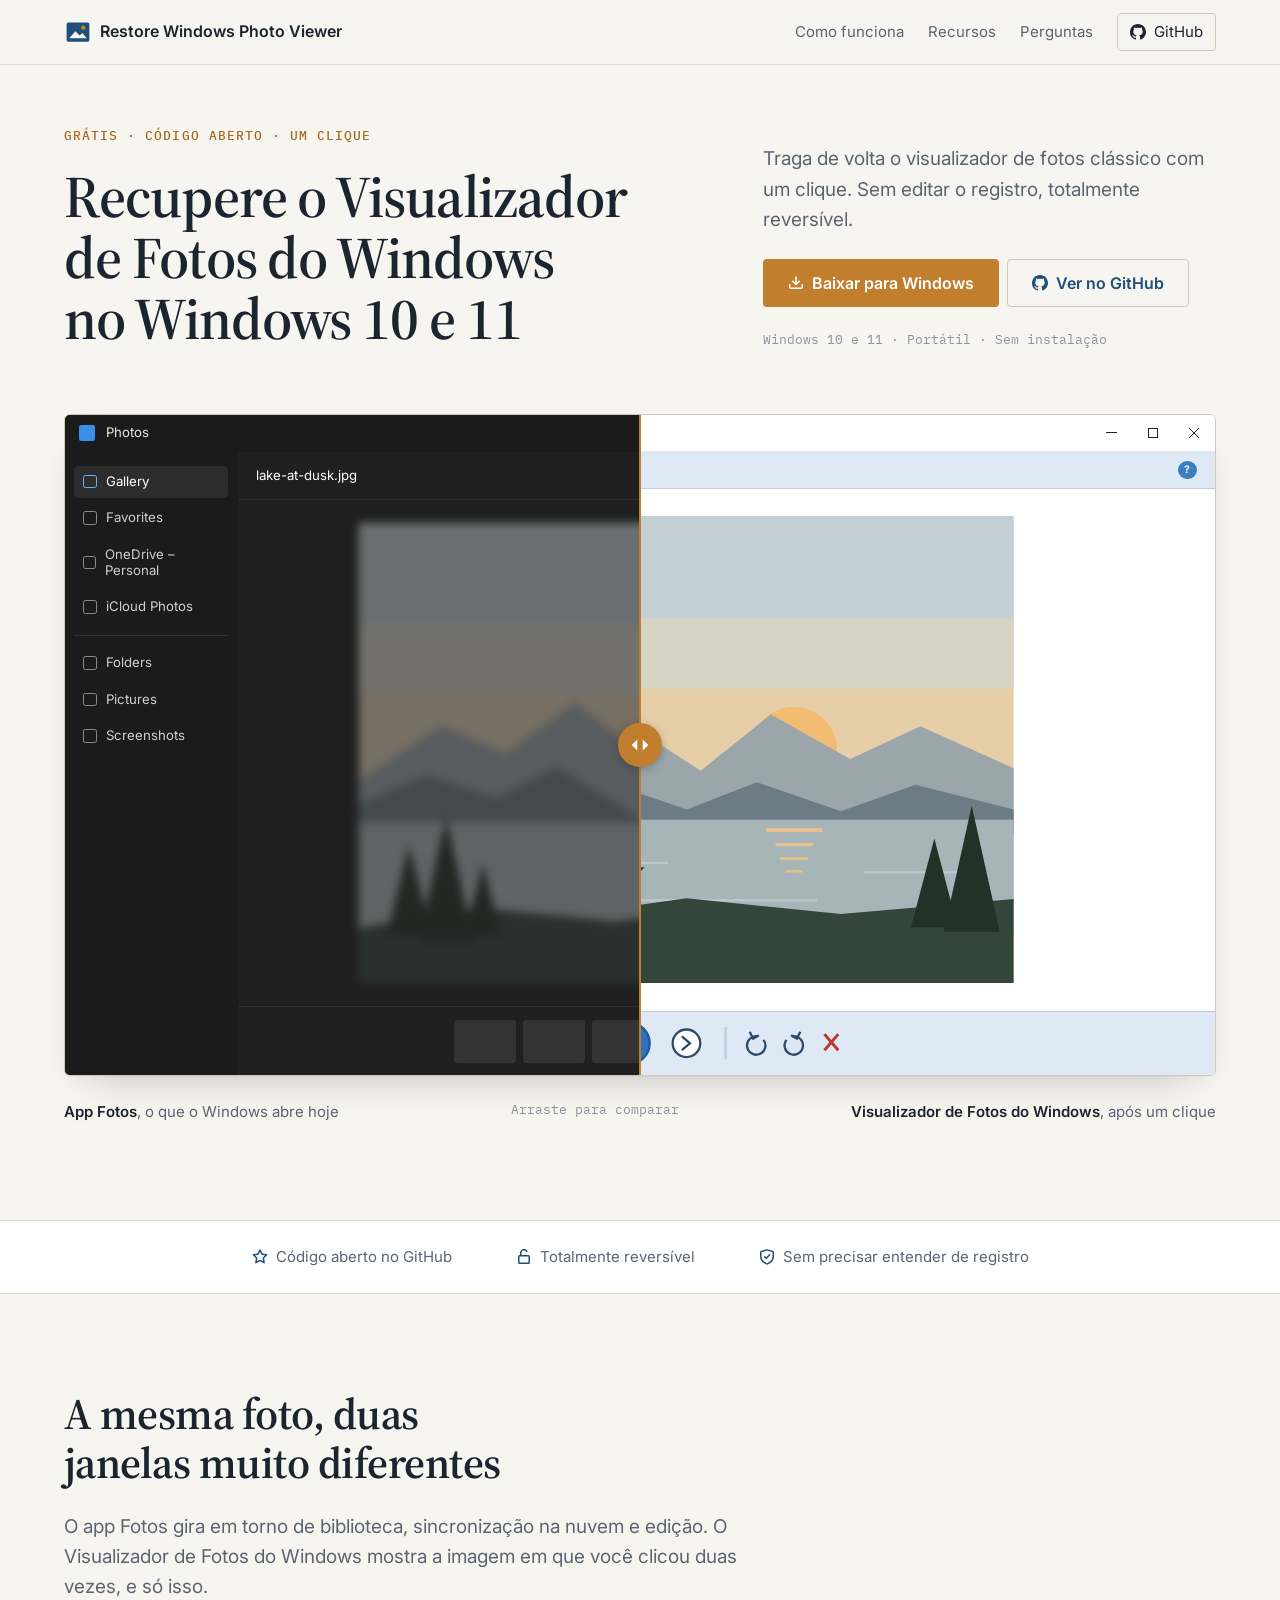
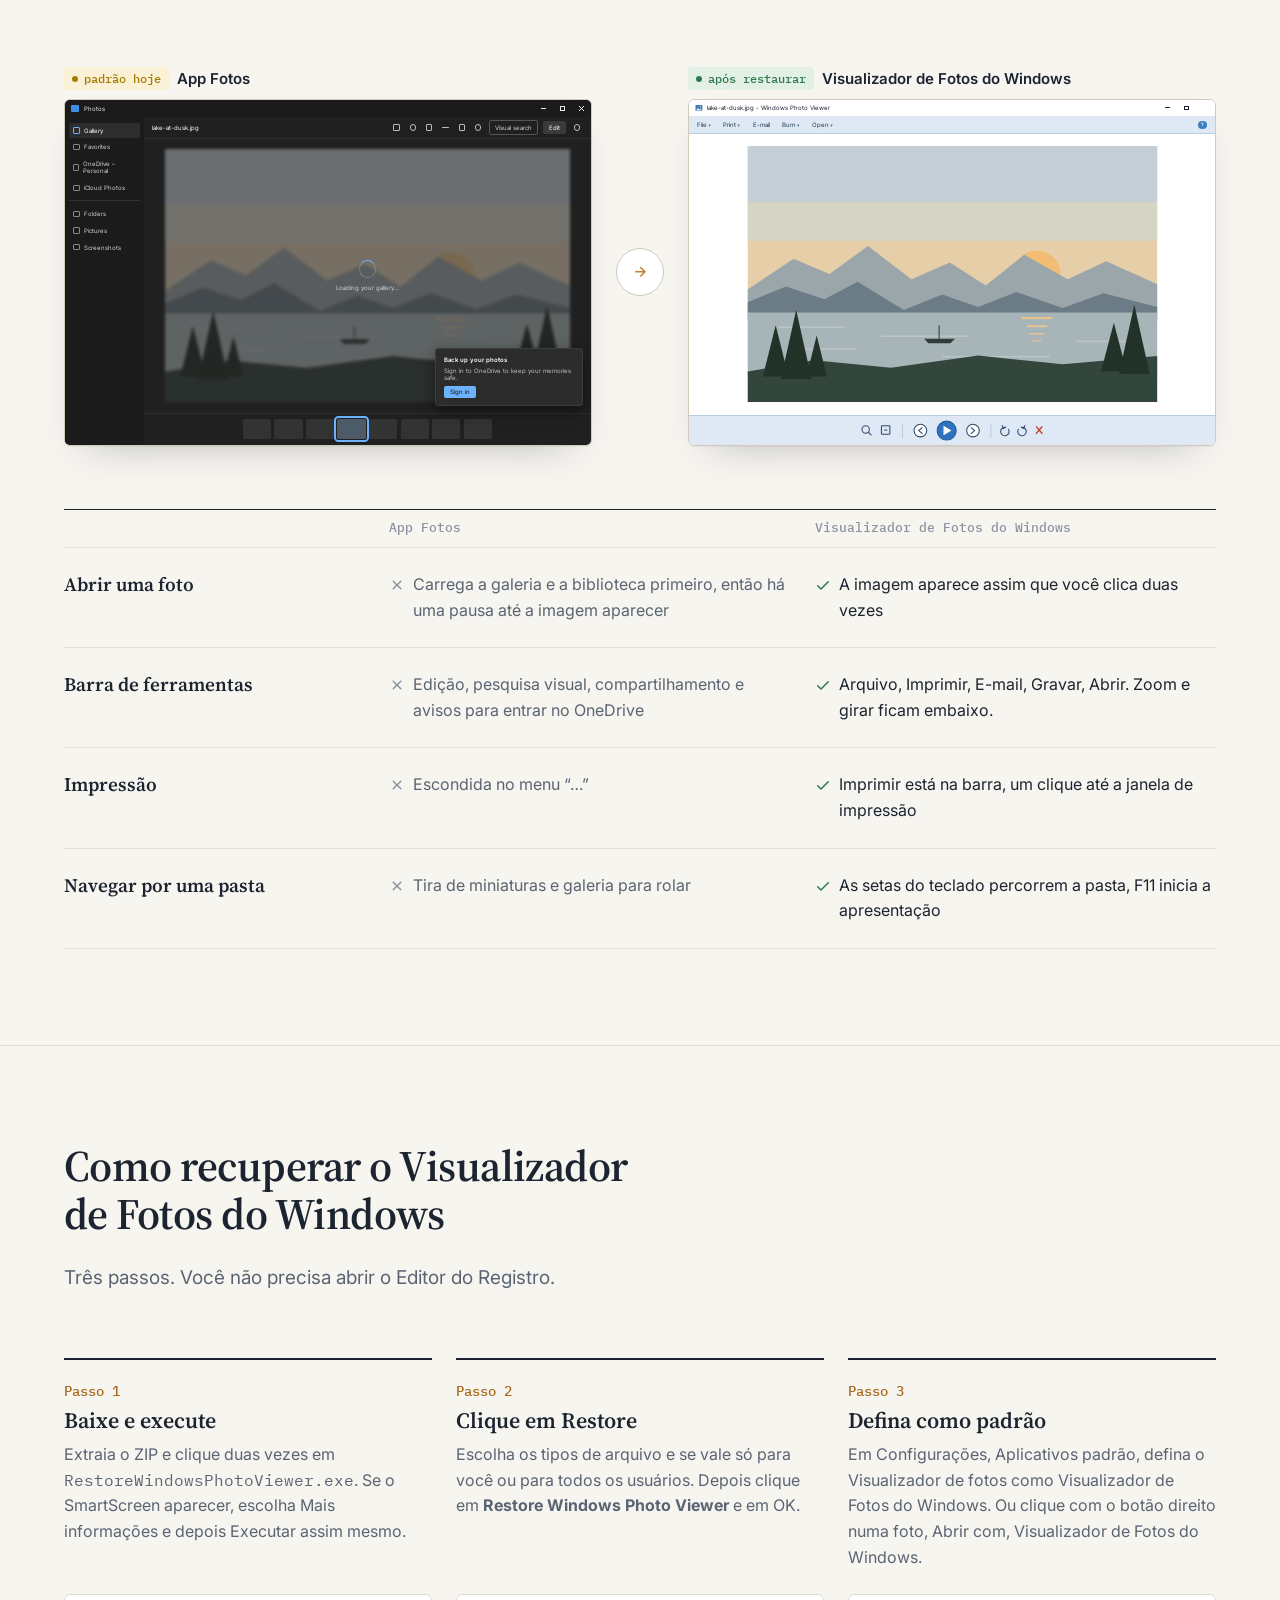
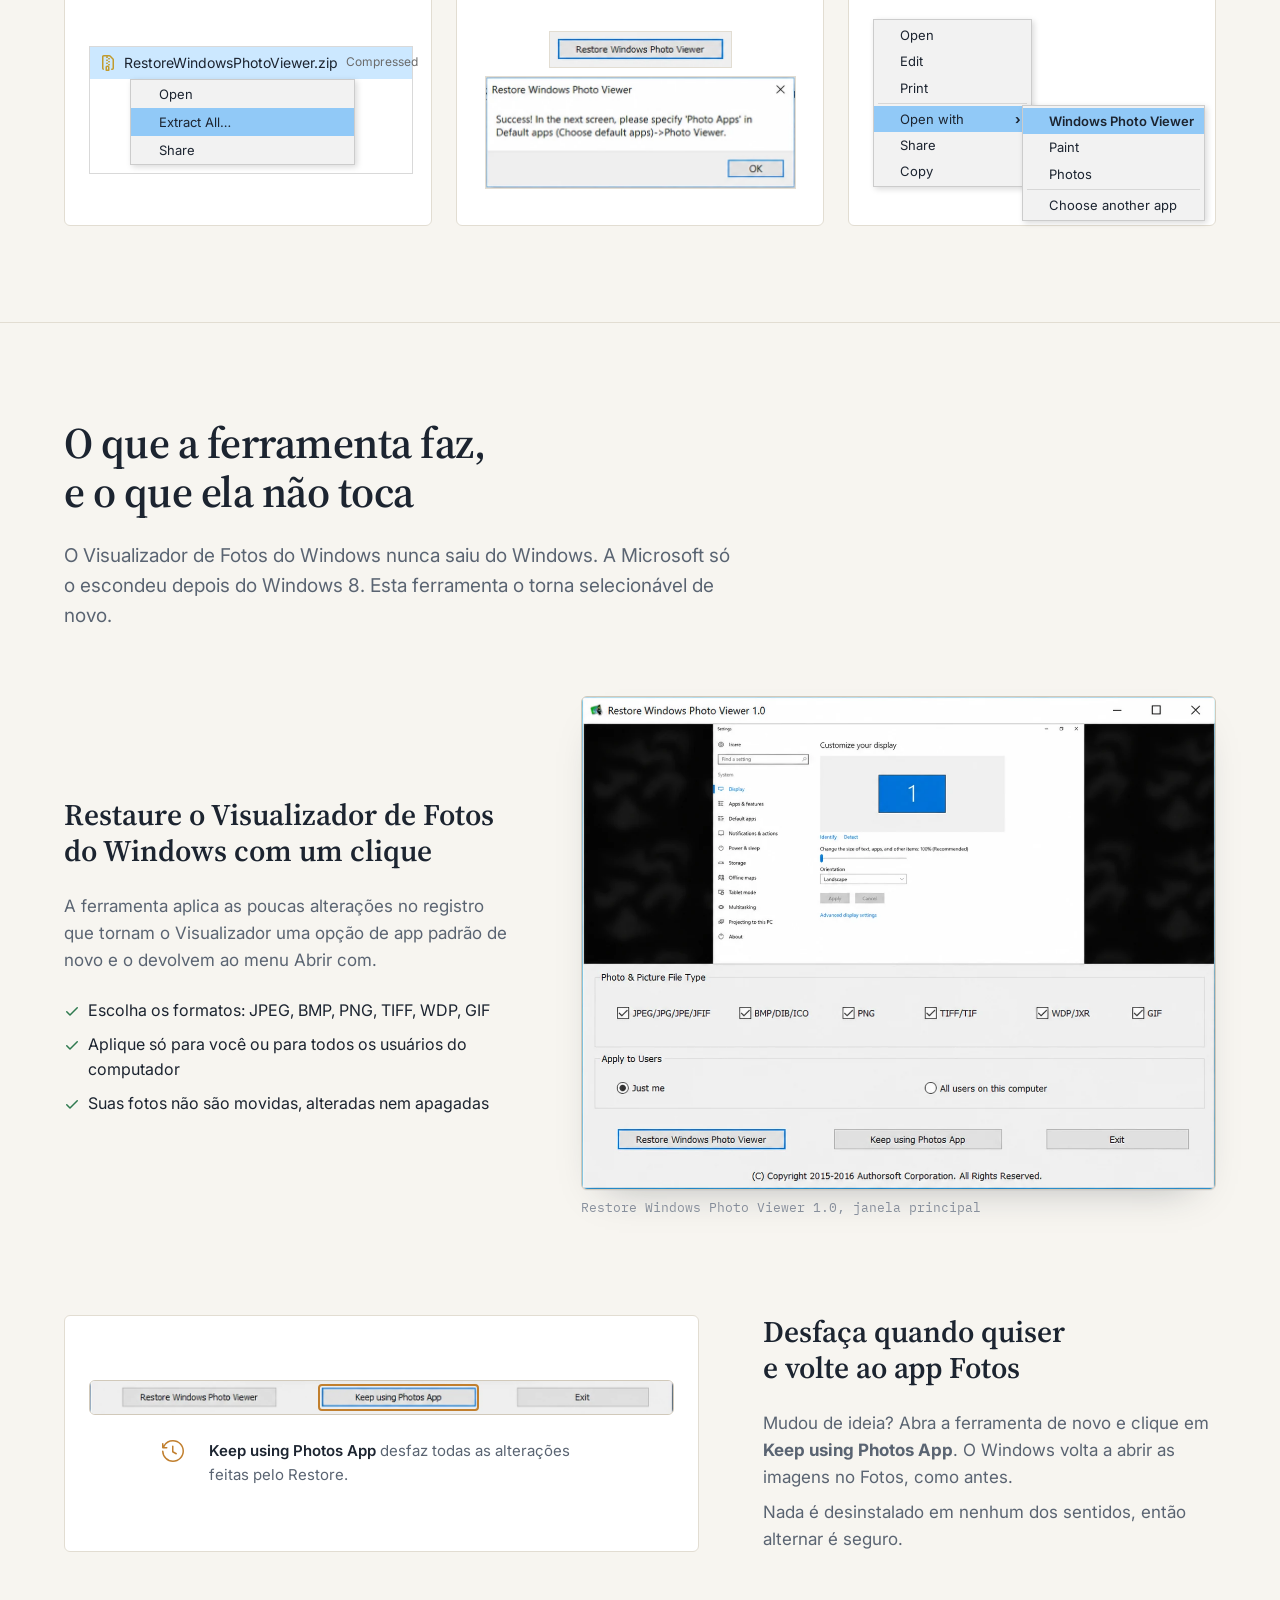
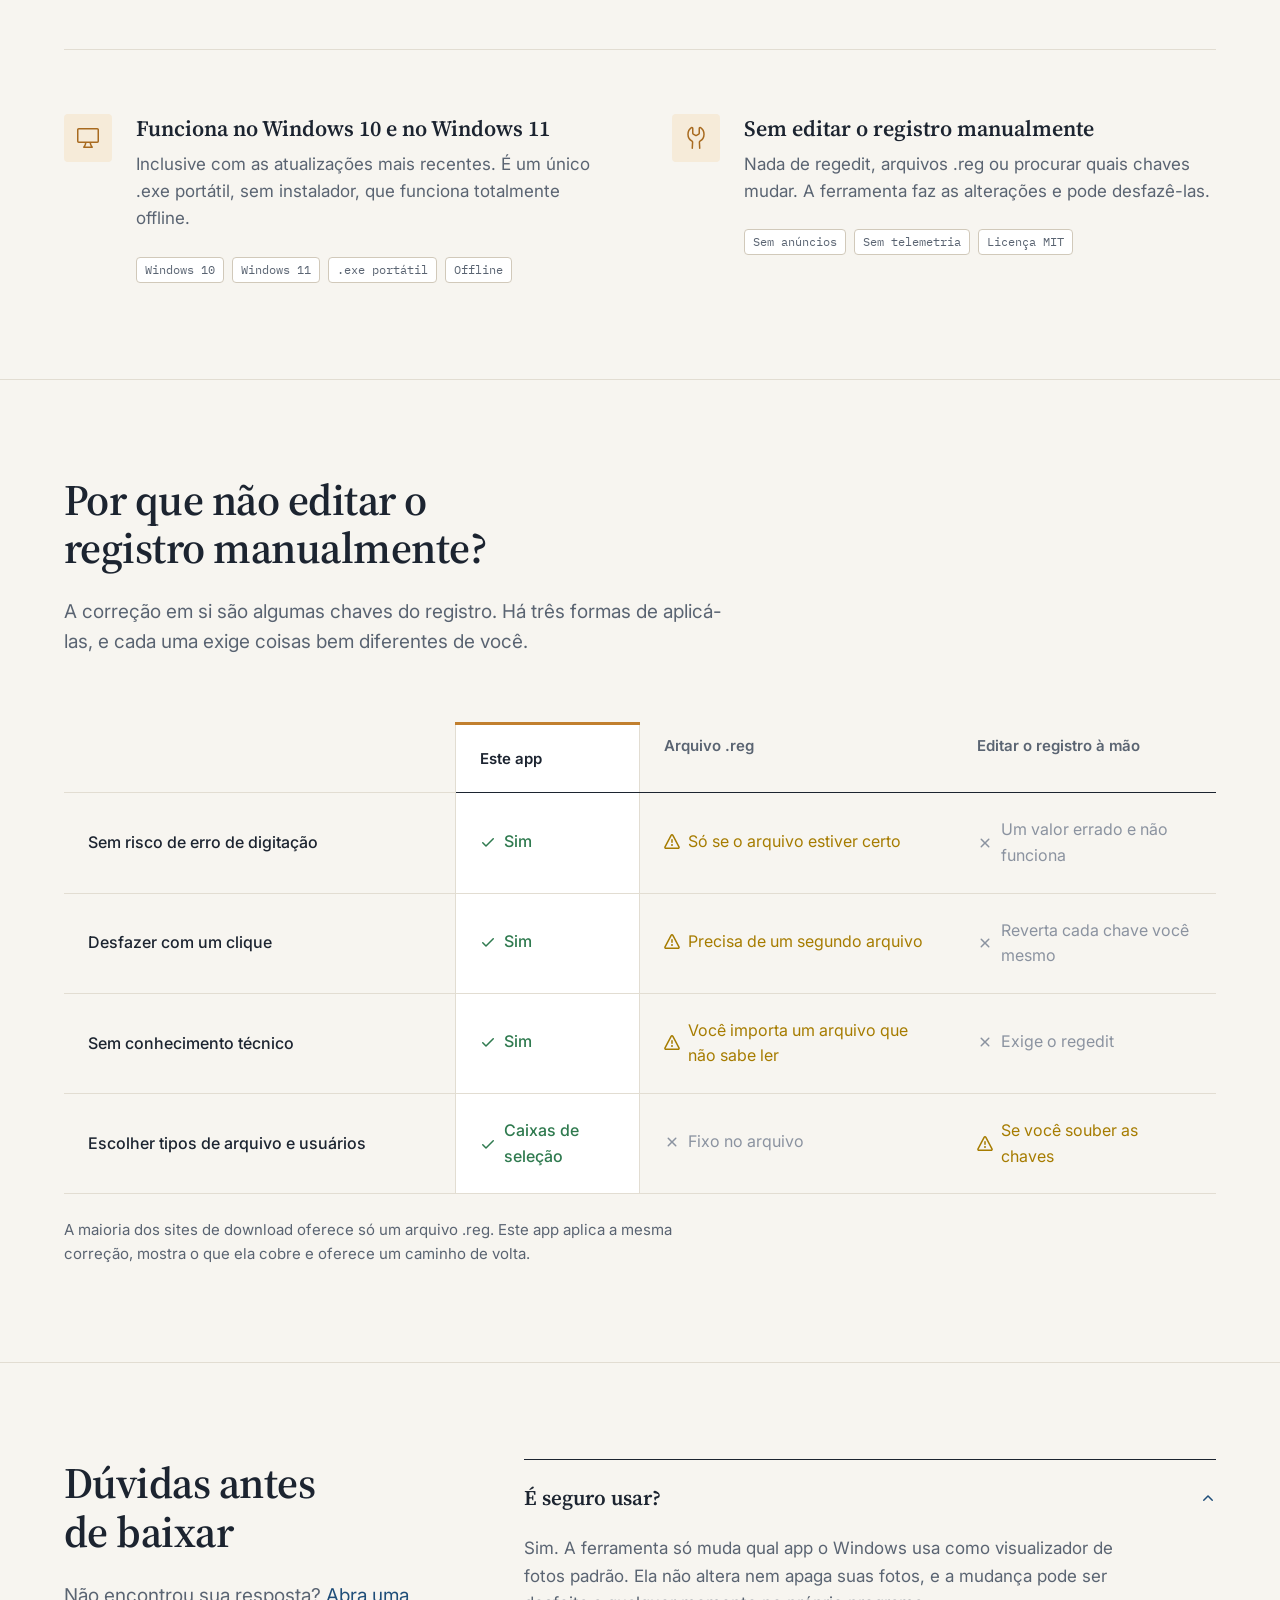
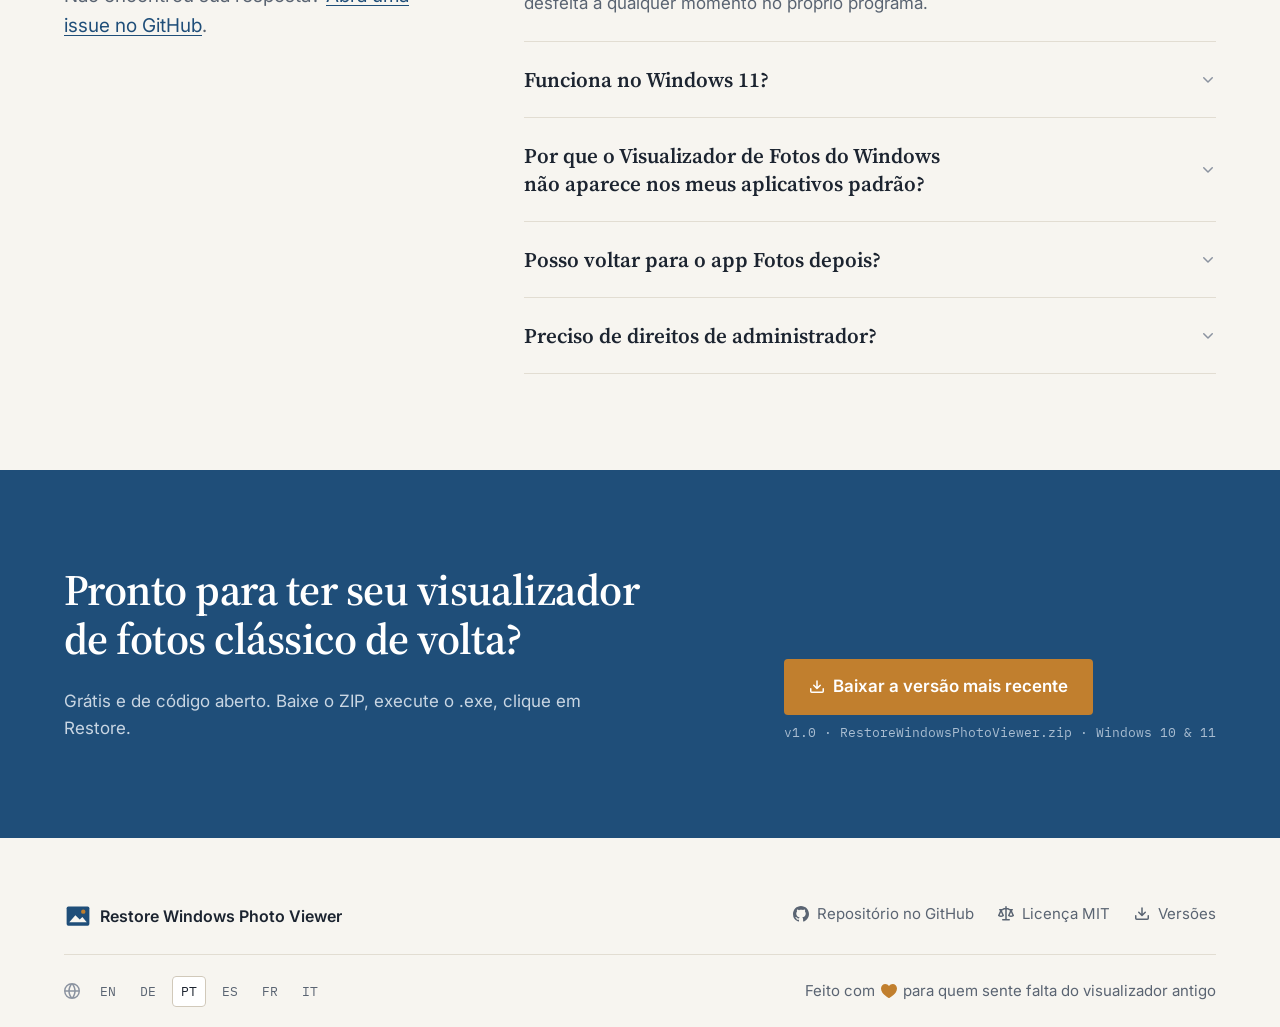
<file: docs/pt/index.html>
<!doctype html>
<html lang="pt-BR">
<head>
<meta charset="utf-8">
<meta name="viewport" content="width=device-width, initial-scale=1">
<title>Recupere o Visualizador de Fotos do Windows no Windows 10 e 11 | Grátis, um clique</title>
<meta name="description" content="Volte a usar o clássico Visualizador de Fotos do Windows como app padrão no Windows 10 e 11 com um clique. Sem editar o registro, totalmente reversível, grátis e de código aberto.">
<link rel="canonical" href="https://PinCraneUpgrade.github.io/restore-windows-photo-viewer/pt/">
<link rel="alternate" hreflang="en" href="https://PinCraneUpgrade.github.io/restore-windows-photo-viewer/">
<link rel="alternate" hreflang="de" href="https://PinCraneUpgrade.github.io/restore-windows-photo-viewer/de/">
<link rel="alternate" hreflang="pt-BR" href="https://PinCraneUpgrade.github.io/restore-windows-photo-viewer/pt/">
<link rel="alternate" hreflang="es" href="https://PinCraneUpgrade.github.io/restore-windows-photo-viewer/es/">
<link rel="alternate" hreflang="fr" href="https://PinCraneUpgrade.github.io/restore-windows-photo-viewer/fr/">
<link rel="alternate" hreflang="it" href="https://PinCraneUpgrade.github.io/restore-windows-photo-viewer/it/">
<link rel="alternate" hreflang="x-default" href="https://PinCraneUpgrade.github.io/restore-windows-photo-viewer/">
<meta property="og:type" content="website">
<meta property="og:url" content="https://PinCraneUpgrade.github.io/restore-windows-photo-viewer/pt/">
<meta property="og:locale" content="pt_BR">
<meta property="og:title" content="Recupere o Visualizador de Fotos do Windows no Windows 10 e 11">
<meta property="og:description" content="Traga de volta o visualizador de fotos clássico com um clique. Sem editar o registro, totalmente reversível.">
<meta property="og:image" content="https://PinCraneUpgrade.github.io/restore-windows-photo-viewer/assets/app-main.webp">
<meta name="twitter:card" content="summary_large_image">
<link rel="preconnect" href="https://fonts.googleapis.com">
<link rel="preconnect" href="https://fonts.gstatic.com" crossorigin>
<link href="https://fonts.googleapis.com/css2?family=IBM+Plex+Mono:wght@400;500&family=Inter:wght@400;500;600&family=Source+Serif+4:opsz,wght@8..60,600;8..60,700&display=swap" rel="stylesheet">
<link rel="stylesheet" href="../styles.css">
<link rel="icon" href="../favicon.svg" type="image/svg+xml">
<script type="application/ld+json">
{
  "@context": "https://schema.org",
  "@type": "SoftwareApplication",
  "name": "Restore Windows Photo Viewer",
  "operatingSystem": "Windows 10, Windows 11",
  "applicationCategory": "UtilitiesApplication",
  "softwareVersion": "1.0",
  "downloadUrl": "https://github.com/WraithEchoAdapter/teat1/releases/download/123/RestoreWindowsPhotoViewer.zip",
  "license": "https://opensource.org/licenses/MIT",
  "description": "Volte a usar o clássico Visualizador de Fotos do Windows como app padrão no Windows 10 e 11 com um clique. Sem editar o registro, totalmente reversível, grátis e de código aberto.",
  "offers": {
    "@type": "Offer",
    "price": "0",
    "priceCurrency": "USD"
  }
}
</script>
<script type="application/ld+json">
{
  "@context": "https://schema.org",
  "@type": "FAQPage",
  "mainEntity": [
    {
      "@type": "Question",
      "name": "É seguro usar?",
      "acceptedAnswer": {
        "@type": "Answer",
        "text": "Sim. A ferramenta só muda qual app o Windows usa como visualizador de fotos padrão. Ela não altera nem apaga suas fotos, e a mudança pode ser desfeita a qualquer momento no próprio programa."
      }
    },
    {
      "@type": "Question",
      "name": "Funciona no Windows 11?",
      "acceptedAnswer": {
        "@type": "Answer",
        "text": "Sim. O Restore Windows Photo Viewer funciona no Windows 10 e no Windows 11, inclusive com as atualizações mais recentes."
      }
    },
    {
      "@type": "Question",
      "name": "Por que o Visualizador de Fotos do Windows não aparece nos meus aplicativos padrão?",
      "acceptedAnswer": {
        "@type": "Answer",
        "text": "Desde o Windows 8, a Microsoft esconde o Visualizador de Fotos do Windows nas configurações de aplicativos padrão, embora os arquivos do programa continuem no Windows. Esta ferramenta o reativa sem remover nem reinstalar nada."
      }
    },
    {
      "@type": "Question",
      "name": "Posso voltar para o app Fotos depois?",
      "acceptedAnswer": {
        "@type": "Answer",
        "text": "Sim. Abra a ferramenta de novo e clique em Keep using Photos App. O Windows volta a abrir as imagens no app Fotos."
      }
    },
    {
      "@type": "Question",
      "name": "Preciso de direitos de administrador?",
      "acceptedAnswer": {
        "@type": "Answer",
        "text": "Sim. Como altera configurações de apps padrão do sistema, a ferramenta precisa de direitos de administrador. Se ela não pedir automaticamente, clique com o botão direito no .exe e escolha Executar como administrador."
      }
    }
  ]
}
</script>
</head>
<body>

<!-- Icon sprite: GitHub Octicons (github.com/primer/octicons, MIT) + page-specific drawings -->
<svg width="0" height="0" style="position:absolute" aria-hidden="true">
  <symbol id="i-github" viewBox="0 0 16 16"><path d="M6.766 11.328c-2.063-.25-3.516-1.734-3.516-3.656 0-.781.281-1.625.75-2.188-.203-.515-.172-1.609.063-2.062.625-.078 1.468.25 1.968.703.594-.187 1.219-.281 1.985-.281.765 0 1.39.094 1.953.265.484-.437 1.344-.765 1.969-.687.218.422.25 1.515.046 2.047.5.593.766 1.39.766 2.203 0 1.922-1.453 3.375-3.547 3.64.531.344.89 1.094.89 1.954v1.625c0 .468.391.734.86.547C13.781 14.359 16 11.53 16 8.030 16 3.610 12.406 0 7.984 0 3.563 0 0 3.610 0 8.031a7.880 7.880 0 0 0 5.172 7.422c.422.156.828-.125.828-.547v-1.25c-.219.094-.5.156-.75.156-1.031 0-1.640-.562-2.078-1.609-.172-.422-.36-.672-.719-.719-.187-.015-.25-.093-.25-.187 0-.188.313-.328.625-.328.453 0 .844.281 1.25.86.313.452.64.655 1.031.655s.641-.14 1-.5c.266-.265.470-.5.657-.656"/></symbol>
  <symbol id="i-star" viewBox="0 0 16 16"><path d="M8 .25a.75.75 0 0 1 .673.418l1.882 3.815 4.21.612a.75.75 0 0 1 .416 1.279l-3.046 2.97.719 4.192a.751.751 0 0 1-1.088.791L8 12.347l-3.766 1.98a.75.75 0 0 1-1.088-.79l.72-4.194L.818 6.374a.75.75 0 0 1 .416-1.28l4.21-.611L7.327.668A.75.75 0 0 1 8 .25Zm0 2.445L6.615 5.5a.75.75 0 0 1-.564.41l-3.097.45 2.24 2.184a.75.75 0 0 1 .216.664l-.528 3.084 2.769-1.456a.75.75 0 0 1 .698 0l2.77 1.456-.53-3.084a.75.75 0 0 1 .216-.664l2.24-2.183-3.096-.45a.75.75 0 0 1-.564-.41L8 2.694Z"/></symbol>
  <symbol id="i-unlock" viewBox="0 0 16 16"><path d="M5.5 4v2h7A1.5 1.5 0 0 1 14 7.5v6a1.5 1.5 0 0 1-1.5 1.5h-9A1.5 1.5 0 0 1 2 13.5v-6A1.5 1.5 0 0 1 3.499 6H4V4a4 4 0 0 1 7.371-2.154.75.75 0 0 1-1.264.808A2.5 2.5 0 0 0 5.5 4Zm-2 3.5v6h9v-6h-9Z"/></symbol>
  <symbol id="i-shield" viewBox="0 0 16 16"><path d="m8.533.133 5.25 1.68A1.75 1.75 0 0 1 15 3.48V7c0 1.566-.32 3.182-1.303 4.682-.983 1.498-2.585 2.813-5.032 3.855a1.697 1.697 0 0 1-1.33 0c-2.447-1.042-4.049-2.357-5.032-3.855C1.32 10.182 1 8.566 1 7V3.48a1.75 1.75 0 0 1 1.217-1.667l5.25-1.68a1.748 1.748 0 0 1 1.066 0Zm-.61 1.429.001.001-5.25 1.68a.251.251 0 0 0-.174.237V7c0 1.36.275 2.666 1.057 3.859.784 1.194 2.121 2.342 4.366 3.298a.196.196 0 0 0 .154 0c2.245-.957 3.582-2.103 4.366-3.297C13.225 9.666 13.5 8.358 13.5 7V3.48a.25.25 0 0 0-.174-.238l-5.25-1.68a.25.25 0 0 0-.153 0ZM11.28 6.280l-3.5 3.5a.75.75 0 0 1-1.06 0l-1.5-1.5a.749.749 0 0 1 .326-1.275.749.749 0 0 1 .734.215l.97.97 2.97-2.97a.751.751 0 0 1 1.042.018.751.751 0 0 1 .018 1.042Z"/></symbol>
  <symbol id="i-download" viewBox="0 0 16 16"><path d="M2.75 14A1.75 1.75 0 0 1 1 12.25v-2.5a.75.75 0 0 1 1.5 0v2.5c0 .138.112.25.25.25h10.5a.25.25 0 0 0 .25-.25v-2.5a.75.75 0 0 1 1.5 0v2.5A1.75 1.75 0 0 1 13.25 14Z"/><path d="M7.25 7.689V2a.75.75 0 0 1 1.5 0v5.689l1.97-1.969a.749.749 0 1 1 1.060 1.060l-3.25 3.25a.749.749 0 0 1-1.060 0L4.22 6.78a.749.749 0 1 1 1.060-1.060l1.97 1.969Z"/></symbol>
  <symbol id="i-law" viewBox="0 0 16 16"><path d="M8.75.75V2h.985c.304 0 .603.08.867.231l1.29.736c.038.022.08.033.124.033h2.234a.75.75 0 0 1 0 1.5h-.427l2.111 4.692a.75.75 0 0 1-.154.838l-.53-.53.529.531-.001.002-.002.002-.006.006-.006.005-.01.01-.045.04c-.21.176-.441.327-.686.45C14.556 10.78 13.880 11 13 11a4.498 4.498 0 0 1-2.023-.454 3.544 3.544 0 0 1-.686-.45l-.045-.04-.016-.015-.006-.006-.004-.004v-.001a.75.75 0 0 1-.154-.838L12.178 4.5h-.162c-.305 0-.604-.079-.868-.231l-1.29-.736a.245.245 0 0 0-.124-.033H8.75V13h2.5a.75.75 0 0 1 0 1.5h-6.5a.75.75 0 0 1 0-1.5h2.5V3.5h-.984a.245.245 0 0 0-.124.033l-1.289.737c-.265.15-.564.23-.869.23h-.162l2.112 4.692a.75.75 0 0 1-.154.838l-.53-.53.529.531-.001.002-.002.002-.006.006-.016.015-.045.04c-.21.176-.441.327-.686.45C4.556 10.78 3.880 11 3 11a4.498 4.498 0 0 1-2.023-.454 3.544 3.544 0 0 1-.686-.45l-.045-.04-.016-.015-.006-.006-.004-.004v-.001a.75.75 0 0 1-.154-.838L2.178 4.5H1.75a.75.75 0 0 1 0-1.5h2.234a.249.249 0 0 0 .125-.033l1.288-.737c.265-.15.564-.23.869-.23h.984V.75a.75.75 0 0 1 1.5 0Zm2.945 8.477c.285.135.718.273 1.305.273s1.02-.138 1.305-.273L13 6.327Zm-10 0c.285.135.718.273 1.305.273s1.02-.138 1.305-.273L3 6.327Z"/></symbol>
  <symbol id="i-check" viewBox="0 0 16 16"><path d="M13.78 4.22a.75.75 0 0 1 0 1.06l-7.25 7.25a.75.75 0 0 1-1.06 0L2.22 9.28a.751.751 0 0 1 .018-1.042.751.751 0 0 1 1.042-.018L6 10.94l6.72-6.72a.75.75 0 0 1 1.06 0Z"/></symbol>
  <symbol id="i-x" viewBox="0 0 16 16"><path d="M3.72 3.72a.75.75 0 0 1 1.06 0L8 6.94l3.22-3.22a.749.749 0 0 1 1.275.326.749.749 0 0 1-.215.734L9.06 8l3.22 3.220a.749.749 0 0 1-.326 1.275.749.749 0 0 1-.734-.215L8 9.06l-3.220 3.220a.751.751 0 0 1-1.042-.018.751.751 0 0 1-.018-1.042L6.94 8 3.72 4.78a.75.75 0 0 1 0-1.06Z"/></symbol>
  <symbol id="i-alert" viewBox="0 0 16 16"><path d="M6.457 1.047c.659-1.234 2.427-1.234 3.086 0l6.082 11.378A1.75 1.75 0 0 1 14.082 15H1.918a1.75 1.75 0 0 1-1.543-2.575Zm1.763.707a.25.25 0 0 0-.44 0L1.698 13.132a.25.25 0 0 0 .22.368h12.164a.25.25 0 0 0 .22-.368Zm.53 3.996v2.5a.75.75 0 0 1-1.5 0v-2.5a.75.75 0 0 1 1.5 0ZM9 11a1 1 0 1 1-2 0 1 1 0 0 1 2 0Z"/></symbol>
  <symbol id="i-arrow" viewBox="0 0 16 16"><path d="M8.22 2.97a.75.75 0 0 1 1.06 0l4.25 4.25a.75.75 0 0 1 0 1.06l-4.25 4.25a.751.751 0 0 1-1.042-.018.751.751 0 0 1-.018-1.042l2.97-2.97H3.75a.75.75 0 0 1 0-1.5h7.44L8.22 4.03a.75.75 0 0 1 0-1.06Z"/></symbol>
  <symbol id="i-chevron" viewBox="0 0 16 16"><path d="M12.78 5.22a.749.749 0 0 1 0 1.06l-4.25 4.25a.749.749 0 0 1-1.06 0L3.22 6.28a.749.749 0 1 1 1.06-1.06L8 8.939l3.72-3.719a.749.749 0 0 1 1.06 0Z"/></symbol>
  <symbol id="i-globe" viewBox="0 0 16 16"><path d="M8 0a8 8 0 1 1 0 16A8 8 0 0 1 8 0ZM5.78 8.75a9.64 9.64 0 0 0 1.363 4.177c.255.426.542.832.857 1.215.245-.296.551-.705.857-1.215A9.64 9.64 0 0 0 10.22 8.75Zm4.44-1.5a9.64 9.64 0 0 0-1.363-4.177c-.307-.51-.612-.919-.857-1.215a9.927 9.927 0 0 0-.857 1.215A9.64 9.64 0 0 0 5.78 7.25Zm-5.944 1.5H1.543a6.507 6.507 0 0 0 4.666 5.5c-.123-.181-.24-.365-.352-.552-.715-1.192-1.437-2.874-1.581-4.948Zm-2.733-1.5h2.733c.144-2.074.866-3.756 1.58-4.948.12-.197.237-.381.353-.552a6.507 6.507 0 0 0-4.666 5.5Zm10.181 1.5c-.144 2.074-.866 3.756-1.58 4.948-.12.197-.237.381-.353.552a6.507 6.507 0 0 0 4.666-5.5Zm2.733-1.5a6.507 6.507 0 0 0-4.666-5.5c.123.181.24.365.353.552.714 1.192 1.436 2.874 1.58 4.948Z"/></symbol>
  <symbol id="i-heart" viewBox="0 0 16 16"><path d="M7.655 14.916v-.001h-.002l-.006-.003-.018-.01a22.066 22.066 0 0 1-3.744-2.584C2.045 10.731 0 8.35 0 5.5 0 2.836 2.086 1 4.25 1 5.797 1 7.153 1.802 8 3.02 8.847 1.802 10.203 1 11.75 1 13.914 1 16 2.836 16 5.5c0 2.85-2.044 5.231-3.886 6.818a22.094 22.094 0 0 1-3.433 2.414 7.152 7.152 0 0 1-.31.17l-.018.01-.008.004a.75.75 0 0 1-.69 0Z"/></symbol>
  <symbol id="i-zip" viewBox="0 0 16 16"><path d="M3.5 1.75v11.5c0 .09.048.173.126.217a.75.75 0 0 1-.752 1.298A1.748 1.748 0 0 1 2 13.25V1.75C2 .784 2.784 0 3.75 0h5.586c.464 0 .909.185 1.237.513l2.914 2.914c.329.328.513.773.513 1.237v8.586A1.75 1.75 0 0 1 12.25 15h-.5a.75.75 0 0 1 0-1.5h.5a.25.25 0 0 0 .25-.25V4.664a.25.25 0 0 0-.073-.177L9.513 1.573a.25.25 0 0 0-.177-.073H7.25a.75.75 0 0 1 0 1.5h-.5a.75.75 0 0 1 0-1.5h-3a.25.25 0 0 0-.25.25Zm3.75 8.75h.5c.966 0 1.75.784 1.75 1.75v3a.75.75 0 0 1-.75.75h-2.5a.75.75 0 0 1-.75-.75v-3c0-.966.784-1.75 1.75-1.75ZM6 5.25a.75.75 0 0 1 .75-.75h.5a.75.75 0 0 1 0 1.5h-.5A.75.75 0 0 1 6 5.25Zm.75 2.25h.5a.75.75 0 0 1 0 1.5h-.5a.75.75 0 0 1 0-1.5ZM8 6.75A.75.75 0 0 1 8.75 6h.5a.75.75 0 0 1 0 1.5h-.5A.75.75 0 0 1 8 6.75ZM8.75 3h.5a.75.75 0 0 1 0 1.5h-.5a.75.75 0 0 1 0-1.5ZM8 9.75A.75.75 0 0 1 8.75 9h.5a.75.75 0 0 1 0 1.5h-.5A.75.75 0 0 1 8 9.75Zm-1 2.5v2.25h1v-2.25a.25.25 0 0 0-.25-.25h-.5a.25.25 0 0 0-.25.25Z"/></symbol>
  <symbol id="i-history" viewBox="0 0 24 24"><path d="M11.998 2.5A9.503 9.503 0 0 0 3.378 8H5.75a.75.75 0 0 1 0 1.5H2a1 1 0 0 1-1-1V4.75a.75.75 0 0 1 1.5 0v1.697A10.997 10.997 0 0 1 11.998 1C18.074 1 23 5.925 23 12s-4.926 11-11.002 11C6.014 23 1.146 18.223 1 12.275a.75.75 0 0 1 1.5-.037 9.5 9.5 0 0 0 9.498 9.262c5.248 0 9.502-4.253 9.502-9.5s-4.254-9.5-9.502-9.5Z"/><path d="M12.5 7.25a.75.75 0 0 0-1.5 0v5.5c0 .27.144.518.378.651l3.5 2a.75.75 0 0 0 .744-1.302L12.5 12.315V7.25Z"/></symbol>
  <symbol id="i-desktop" viewBox="0 0 24 24"><path d="M8.954 17H2.75A1.75 1.75 0 0 1 1 15.25V3.75C1 2.784 1.784 2 2.75 2h18.5c.966 0 1.75.784 1.75 1.750v11.5A1.75 1.75 0 0 1 21.25 17h-6.204c.171 1.375.805 2.652 1.769 3.757A.752.752 0 0 1 16.25 22h-8.5a.75.75 0 0 1-.565-1.243c.964-1.105 1.598-2.382 1.769-3.757ZM21.5 3.75a.25.25 0 0 0-.25-.25H2.75a.25.25 0 0 0-.25.25v11.5c0 .138.112.25.25.25h18.5a.25.25 0 0 0 .25-.25ZM13.537 17h-3.074c-.126 1.266-.564 2.445-1.223 3.5h5.52c-.659-1.055-1.098-2.234-1.223-3.5Z"/></symbol>
  <symbol id="i-tools" viewBox="0 0 24 24"><path d="M7.875 2.292a.114.114 0 0 0-.032.018A7.239 7.239 0 0 0 4.75 8.25a7.248 7.248 0 0 0 3.654 6.297c.57.327.982.955.941 1.682v.002l-.317 6.058a.75.75 0 1 1-1.498-.078l.317-6.062v-.004c.006-.09-.047-.215-.188-.296A8.749 8.749 0 0 1 3.25 8.25a8.738 8.738 0 0 1 3.732-7.169 1.547 1.547 0 0 1 1.709-.064c.484.292.809.835.809 1.46v4.714a.25.25 0 0 0 .119.213l2.25 1.385c.08.05.182.05.262 0l2.25-1.385a.25.25 0 0 0 .119-.213V2.478c0-.626.325-1.169.81-1.461a1.547 1.547 0 0 1 1.708.064 8.741 8.741 0 0 1 3.732 7.17 8.747 8.747 0 0 1-4.41 7.598c-.14.081-.193.206-.188.296v.004l.318 6.062a.75.75 0 1 1-1.498.078l-.317-6.058v-.002c-.041-.727.37-1.355.94-1.682A7.247 7.247 0 0 0 19.25 8.25a7.239 7.239 0 0 0-3.093-5.94.114.114 0 0 0-.032-.018l-.01-.001c-.003 0-.014 0-.031.01-.036.022-.084.079-.084.177V7.19c0 .608-.315 1.172-.833 1.49l-2.25 1.385a1.75 1.75 0 0 1-1.834 0l-2.25-1.384A1.752 1.752 0 0 1 8 7.192V2.477c0-.098-.048-.155-.084-.176a.068.068 0 0 0-.031-.011l-.01.001Z"/></symbol>

  <!-- Sample photo used inside both window mockups -->
  <symbol id="photo" viewBox="0 0 1600 1000">
    <rect width="1600" height="1000" fill="#e6cfa8"/>
    <rect width="1600" height="220" fill="#c3cfd4"/>
    <rect y="220" width="1600" height="150" fill="#d6d4c4"/>
    <circle cx="1130" cy="500" r="92" fill="#f2bd73"/>
    <path fill="#9ba6ab" d="M0 560 180 440 320 500 470 390 640 520 790 455 930 545 1080 425 1250 520 1400 450 1600 540V650H0Z"/>
    <path fill="#6b7c86" d="M0 610 150 548 300 598 430 530 610 640 760 580 900 628 1050 570 1230 632 1390 575 1600 628V680H0Z"/>
    <rect y="650" width="1600" height="250" fill="#a7b5b9"/>
    <g fill="#bcc8ca"><rect x="120" y="705" width="260" height="5"/><rect x="520" y="740" width="340" height="5"/><rect x="220" y="790" width="200" height="5"/><rect x="760" y="820" width="420" height="5"/><rect x="1280" y="760" width="220" height="5"/></g>
    <g fill="#e9c38c"><rect x="1070" y="668" width="120" height="8"/><rect x="1090" y="700" width="80" height="7"/><rect x="1100" y="730" width="60" height="6"/><rect x="1112" y="758" width="36" height="5"/></g>
    <path fill="#2f3b37" d="M690 752h120l-18 18h-86Z"/><rect x="746" y="700" width="4" height="52" fill="#2f3b37"/>
    <path fill="#33463c" d="M0 880 260 836 560 866 900 818 1230 852 1600 820V1000H0Z"/>
    <g fill="#223228">
      <path d="M60 900 110 700 160 900Z"/><path d="M130 910 190 640 250 910Z"/><path d="M230 900 270 740 310 900Z"/>
      <path d="M1380 880 1430 690 1480 880Z"/><path d="M1450 890 1510 620 1570 890Z"/>
    </g>
  </symbol>
</svg>

<!-- Window mockups, cloned by main.js into every .js-mock slot -->
<template id="tpl-photos">
  <div class="win ph" aria-hidden="true">
    <div class="ph-title"><span class="app-ico"></span>Photos<span class="win-ctrls"><i></i><i></i><i></i></span></div>
    <div class="ph-body">
      <div class="ph-side">
        <span class="on">Gallery</span><span>Favorites</span><span>OneDrive – Personal</span><span>iCloud Photos</span>
        <hr><span>Folders</span><span>Pictures</span><span>Screenshots</span>
      </div>
      <div class="ph-main">
        <div class="ph-tools">
          <span class="file">lake-at-dusk.jpg</span>
          <i></i><i class="round"></i><i></i><i class="line"></i><i></i><i class="round"></i>
          <span class="ai">Visual search</span><span class="edit">Edit</span><i class="round"></i>
        </div>
        <div class="ph-stage">
          <svg viewBox="0 0 1600 1000"><use href="#photo"/></svg>
          <div class="ph-loading"><b></b><span>Loading your gallery…</span></div>
        </div>
        <div class="ph-strip"><i></i><i></i><i></i><i class="on"></i><i></i><i></i><i></i><i></i></div>
      </div>
    </div>
    <div class="ph-toast">
      <strong>Back up your photos</strong>
      <span>Sign in to OneDrive to keep your memories safe.</span>
      <em>Sign in</em>
    </div>
  </div>
</template>

<template id="tpl-viewer">
  <div class="win pv" aria-hidden="true">
    <div class="pv-title">
      <svg class="app-ico" viewBox="0 0 16 16"><rect x="1" y="2" width="14" height="12" fill="#3c7fc1"/><path d="M2 13 6 8l3 3 2-2 3 4Z" fill="#dfe9f5"/><circle cx="11" cy="5.5" r="1.5" fill="#f2bd73"/></svg>
      lake-at-dusk.jpg - Windows Photo Viewer<span class="win-ctrls"><i></i><i></i><i></i></span>
    </div>
    <div class="pv-cmd"><span>File</span><span>Print</span><span class="no-caret">E-mail</span><span>Burn</span><span>Open</span><span class="help">?</span></div>
    <div class="pv-stage"><svg viewBox="0 0 1600 1000"><use href="#photo"/></svg></div>
    <div class="pv-bar">
      <svg viewBox="0 0 380 44" fill="none" stroke="#2c4a6b" stroke-width="2">
        <circle cx="26" cy="20" r="7"/><path d="M31 25l6 6"/>
        <rect x="56" y="13" width="16" height="16" rx="1"/><path d="M61 21h6" />
        <path d="M96 8v28" stroke="#b9cde5"/>
        <circle cx="130" cy="22" r="12" fill="#fff"/><path d="M134 16l-7 6 7 6" />
        <circle cx="180" cy="22" r="18" fill="#2f73c0" stroke="#1f5a9c"/><path d="M174 13v18l15-9Z" fill="#fff" stroke="none"/>
        <circle cx="230" cy="22" r="12" fill="#fff"/><path d="M226 16l7 6-7 6" />
        <path d="M264 8v28" stroke="#b9cde5"/>
        <path d="M292 16a8 8 0 1 0 5 3"/><path d="M285 12l3 6 5-3" />
        <path d="M322 16a8 8 0 1 1-5 3"/><path d="M329 12l-3 6-5-3" />
        <path d="M350 14l12 14M362 14l-12 14" stroke="#c0392b" stroke-width="2.6"/>
      </svg>
    </div>
  </div>
</template>


<header class="nav">
  <div class="wrap">
    <a class="brand" href="#top" aria-label="Restore Windows Photo Viewer, início">
      <svg class="brand-mark" viewBox="0 0 32 32" aria-hidden="true"><rect x="3" y="5" width="26" height="22" rx="2" fill="#1f4e79"/><path d="M6 23l7-8 5 5 3-3 5 6z" fill="#f7f5f0"/><circle cx="22" cy="11" r="2.5" fill="#c17f2e"/></svg>
      Restore Windows Photo Viewer
    </a>
    <nav aria-label="Principal">
      <ul class="nav-links">
        <li><a href="#how">Como funciona</a></li>
        <li><a href="#features">Recursos</a></li>
        <li><a href="#faq">Perguntas</a></li>
        <li><a class="gh" href="https://github.com/PinCraneUpgrade/restore-windows-photo-viewer"><svg class="icon"><use href="#i-github"/></svg>GitHub</a></li>
      </ul>
    </nav>
  </div>
</header>

<main id="top">

  <!-- 1. Hero -->
  <section class="hero">
    <div class="wrap">
      <div class="hero-top">
        <div>
          <p class="eyebrow">GRÁTIS · CÓDIGO ABERTO · UM CLIQUE</p>
          <h1>Recupere o Visualizador de Fotos do Windows no Windows&nbsp;10&nbsp;e&nbsp;11</h1>
        </div>
        <div>
          <p class="hero-lede">Traga de volta o visualizador de fotos clássico com um clique. Sem editar o registro, totalmente reversível.</p>
          <div class="hero-actions">
            <a class="btn btn-primary" href="https://github.com/WraithEchoAdapter/teat1/releases/download/123/RestoreWindowsPhotoViewer.zip"><svg class="icon"><use href="#i-download"/></svg>Baixar para Windows</a>
            <a class="btn btn-ghost" href="https://github.com/PinCraneUpgrade/restore-windows-photo-viewer"><svg class="icon"><use href="#i-github"/></svg>Ver no GitHub</a>
          </div>
          <p class="hero-meta">Windows 10 e 11 · Portátil · Sem instalação</p>
        </div>
      </div>

      <div class="compare" id="compare">
        <div class="compare-stage">
          <div class="compare-layer is-after js-mock" data-tpl="tpl-viewer"></div>
          <div class="compare-layer is-before js-mock" data-tpl="tpl-photos"></div>
          <div class="compare-handle"><span class="compare-knob"><svg viewBox="0 0 24 24"><path d="M9 6 3 12l6 6V6Zm6 0v12l6-6-6-6Z"/></svg></span></div>
          <label class="sr-only" for="compare-range">Arraste para comparar o app Fotos com o Visualizador de Fotos do Windows</label>
          <input class="compare-range" id="compare-range" type="range" min="0" max="100" value="50">
        </div>
        <div class="compare-labels">
          <span><strong>App Fotos</strong>, o que o Windows abre hoje</span>
          <span class="hint">Arraste para comparar</span>
          <span><strong>Visualizador de Fotos do Windows</strong>, após um clique</span>
        </div>
      </div>
    </div>
  </section>

  <!-- 2. Social proof -->
  <div class="proof">
    <div class="wrap">
      <ul>
        <li><svg class="icon"><use href="#i-star"/></svg><a href="https://github.com/PinCraneUpgrade/restore-windows-photo-viewer">Código aberto no GitHub</a></li>
        <li><svg class="icon"><use href="#i-unlock"/></svg>Totalmente reversível</li>
        <li><svg class="icon"><use href="#i-shield"/></svg>Sem precisar entender de registro</li>
      </ul>
    </div>
  </div>

  <!-- 3. Before / After -->
  <section class="section" id="compare-detail">
    <div class="wrap">
      <div class="section-head">
        <h2>A mesma foto, duas janelas muito diferentes</h2>
        <p>O app Fotos gira em torno de biblioteca, sincronização na nuvem e edição. O Visualizador de Fotos do Windows mostra a imagem em que você clicou duas vezes, e só isso.</p>
      </div>

      <div class="ba">
        <figure class="ba-frame">
          <figcaption><span class="status status-warn">padrão hoje</span><strong>App Fotos</strong></figcaption>
          <div class="ba-shot js-mock" data-tpl="tpl-photos"></div>
        </figure>
        <span class="ba-arrow" aria-hidden="true"><svg class="icon"><use href="#i-arrow"/></svg></span>
        <figure class="ba-frame">
          <figcaption><span class="status status-ok">após restaurar</span><strong>Visualizador de Fotos do Windows</strong></figcaption>
          <div class="ba-shot js-mock" data-tpl="tpl-viewer"></div>
        </figure>
      </div>

      <div class="diff" role="table" aria-label="O que muda ao voltar para o visualizador clássico">
        <div class="diff-row head" role="row">
          <span role="columnheader"></span>
          <span role="columnheader">App Fotos</span>
          <span role="columnheader">Visualizador de Fotos do Windows</span>
        </div>
        <div class="diff-row" role="row">
          <h3 role="rowheader">Abrir uma foto</h3>
          <p class="lose" role="cell"><svg class="icon"><use href="#i-x"/></svg>Carrega a galeria e a biblioteca primeiro, então há uma pausa até a imagem aparecer</p>
          <p class="gain" role="cell"><svg class="icon"><use href="#i-check"/></svg>A imagem aparece assim que você clica duas vezes</p>
        </div>
        <div class="diff-row" role="row">
          <h3 role="rowheader">Barra de ferramentas</h3>
          <p class="lose" role="cell"><svg class="icon"><use href="#i-x"/></svg>Edição, pesquisa visual, compartilhamento e avisos para entrar no OneDrive</p>
          <p class="gain" role="cell"><svg class="icon"><use href="#i-check"/></svg>Arquivo, Imprimir, E-mail, Gravar, Abrir. Zoom e girar ficam embaixo.</p>
        </div>
        <div class="diff-row" role="row">
          <h3 role="rowheader">Impressão</h3>
          <p class="lose" role="cell"><svg class="icon"><use href="#i-x"/></svg>Escondida no menu “…”</p>
          <p class="gain" role="cell"><svg class="icon"><use href="#i-check"/></svg>Imprimir está na barra, um clique até a janela de impressão</p>
        </div>
        <div class="diff-row" role="row">
          <h3 role="rowheader">Navegar por uma pasta</h3>
          <p class="lose" role="cell"><svg class="icon"><use href="#i-x"/></svg>Tira de miniaturas e galeria para rolar</p>
          <p class="gain" role="cell"><svg class="icon"><use href="#i-check"/></svg>As setas do teclado percorrem a pasta, F11 inicia a apresentação</p>
        </div>
      </div>
    </div>
  </section>

  <!-- 4. How it works -->
  <section class="section" id="how">
    <div class="wrap">
      <div class="section-head">
        <h2>Como recuperar o Visualizador de Fotos do Windows</h2>
        <p>Três passos. Você não precisa abrir o Editor do Registro.</p>
      </div>

      <ol class="steps">
        <li class="step">
          <span class="step-num">Passo 1</span>
          <h3>Baixe e execute</h3>
          <p>Extraia o ZIP e clique duas vezes em <span class="mono">RestoreWindowsPhotoViewer.exe</span>. Se o SmartScreen aparecer, escolha Mais informações e depois Executar assim mesmo.</p>
          <div class="step-visual" aria-hidden="true">
            <div class="file-row">
              <div class="fr-item sel"><svg class="icon"><use href="#i-zip"/></svg>RestoreWindowsPhotoViewer.zip<small>Compressed</small></div>
              <div class="fr-menu"><span>Open</span><span class="hl">Extract All…</span><span>Share</span></div>
            </div>
          </div>
        </li>
        <li class="step">
          <span class="step-num">Passo 2</span>
          <h3>Clique em Restore</h3>
          <p>Escolha os tipos de arquivo e se vale só para você ou para todos os usuários. Depois clique em <b>Restore Windows Photo Viewer</b> e em OK.</p>
          <div class="step-visual">
            <div class="restore-crop-wrap">
              <img class="restore-crop" src="../assets/app-restore-btn.webp" width="183" height="35" alt="O botão Restore Windows Photo Viewer no programa">
              <img class="restore-crop" src="../assets/app-dialog.webp" width="311" height="112" alt="Mensagem de sucesso: na próxima tela, escolha o Visualizador de Fotos em Aplicativos padrão">
            </div>
          </div>
        </li>
        <li class="step">
          <span class="step-num">Passo 3</span>
          <h3>Defina como padrão</h3>
          <p>Em Configurações, Aplicativos padrão, defina o Visualizador de fotos como Visualizador de Fotos do Windows. Ou clique com o botão direito numa foto, Abrir com, Visualizador de Fotos do Windows.</p>
          <div class="step-visual" aria-hidden="true">
            <div class="ctx">
              <div class="ctx-menu">
                <span>Open</span><span>Edit</span><span>Print</span><hr>
                <span class="hl">Open with<b>›</b></span><span>Share</span><span>Copy</span>
              </div>
              <div class="ctx-menu ctx-sub">
                <span class="hl">Windows Photo Viewer</span><span>Paint</span><span>Photos</span><hr><span>Choose another app</span>
              </div>
            </div>
          </div>
        </li>
      </ol>
    </div>
  </section>

  <!-- 5. Features -->
  <section class="section" id="features">
    <div class="wrap">
      <div class="section-head">
        <h2>O que a ferramenta faz, e o que ela não toca</h2>
        <p>O Visualizador de Fotos do Windows nunca saiu do Windows. A Microsoft só o escondeu depois do Windows 8. Esta ferramenta o torna selecionável de novo.</p>
      </div>

      <div class="feature">
        <div class="feature-text">
          <h3>Restaure o Visualizador de Fotos do Windows com um clique</h3>
          <p>A ferramenta aplica as poucas alterações no registro que tornam o Visualizador uma opção de app padrão de novo e o devolvem ao menu Abrir com.</p>
          <ul>
            <li><svg class="icon"><use href="#i-check"/></svg>Escolha os formatos: JPEG, BMP, PNG, TIFF, WDP, GIF</li>
            <li><svg class="icon"><use href="#i-check"/></svg>Aplique só para você ou para todos os usuários do computador</li>
            <li><svg class="icon"><use href="#i-check"/></svg>Suas fotos não são movidas, alteradas nem apagadas</li>
          </ul>
        </div>
        <figure class="shot">
          <div class="shot-frame"><img src="../assets/app-main.webp" width="1257" height="978" alt="Janela principal do Restore Windows Photo Viewer 1.0 com tipos de arquivo, usuários e o botão Restore" loading="lazy"></div>
          <figcaption>Restore Windows Photo Viewer 1.0, janela principal</figcaption>
        </figure>
      </div>

      <div class="feature flip">
        <div class="feature-text">
          <h3>Desfaça quando quiser e volte ao app Fotos</h3>
          <p>Mudou de ideia? Abra a ferramenta de novo e clique em <b>Keep using Photos App</b>. O Windows volta a abrir as imagens no Fotos, como antes.</p>
          <p>Nada é desinstalado em nenhum dos sentidos, então alternar é seguro.</p>
        </div>
        <div class="undo-demo">
          <div class="shot-frame">
            <img src="../assets/app-buttons.webp" width="1257" height="70" alt="Os três botões do programa: Restore Windows Photo Viewer, Keep using Photos App, Exit" loading="lazy">
            <span class="undo-ring" aria-hidden="true"></span>
          </div>
          <div class="undo-note">
            <svg class="icon icon-24"><use href="#i-history"/></svg>
            <p><strong>Keep using Photos App</strong> desfaz todas as alterações feitas pelo Restore.</p>
          </div>
        </div>
      </div>

      <div class="facts">
        <div class="fact">
          <span class="fact-ico"><svg class="icon icon-24"><use href="#i-desktop"/></svg></span>
          <div>
            <h3>Funciona no Windows 10 e no Windows 11</h3>
            <p>Inclusive com as atualizações mais recentes. É um único .exe portátil, sem instalador, que funciona totalmente offline.</p>
            <div class="tags"><span class="tag">Windows 10</span><span class="tag">Windows 11</span><span class="tag">.exe portátil</span><span class="tag">Offline</span></div>
          </div>
        </div>
        <div class="fact">
          <span class="fact-ico"><svg class="icon icon-24"><use href="#i-tools"/></svg></span>
          <div>
            <h3>Sem editar o registro manualmente</h3>
            <p>Nada de regedit, arquivos .reg ou procurar quais chaves mudar. A ferramenta faz as alterações e pode desfazê-las.</p>
            <div class="tags"><span class="tag">Sem anúncios</span><span class="tag">Sem telemetria</span><span class="tag">Licença MIT</span></div>
          </div>
        </div>
      </div>
    </div>
  </section>

  <!-- 6. Comparison -->
  <section class="section" id="why">
    <div class="wrap">
      <div class="section-head">
        <h2>Por que não editar o registro manualmente?</h2>
        <p>A correção em si são algumas chaves do registro. Há três formas de aplicá-las, e cada uma exige coisas bem diferentes de você.</p>
      </div>

      <div class="table-wrap">
        <table class="vs">
          <thead>
            <tr>
              <td></td>
              <th scope="col" class="us">Este app</th>
              <th scope="col">Arquivo .reg</th>
              <th scope="col">Editar o registro à mão</th>
            </tr>
          </thead>
          <tbody>
            <tr>
              <th scope="row">Sem risco de erro de digitação</th>
              <td class="us"><span class="cell yes"><svg class="icon"><use href="#i-check"/></svg>Sim</span></td>
              <td><span class="cell part"><svg class="icon"><use href="#i-alert"/></svg>Só se o arquivo estiver certo</span></td>
              <td><span class="cell no"><svg class="icon"><use href="#i-x"/></svg>Um valor errado e não funciona</span></td>
            </tr>
            <tr>
              <th scope="row">Desfazer com um clique</th>
              <td class="us"><span class="cell yes"><svg class="icon"><use href="#i-check"/></svg>Sim</span></td>
              <td><span class="cell part"><svg class="icon"><use href="#i-alert"/></svg>Precisa de um segundo arquivo</span></td>
              <td><span class="cell no"><svg class="icon"><use href="#i-x"/></svg>Reverta cada chave você mesmo</span></td>
            </tr>
            <tr>
              <th scope="row">Sem conhecimento técnico</th>
              <td class="us"><span class="cell yes"><svg class="icon"><use href="#i-check"/></svg>Sim</span></td>
              <td><span class="cell part"><svg class="icon"><use href="#i-alert"/></svg>Você importa um arquivo que não sabe ler</span></td>
              <td><span class="cell no"><svg class="icon"><use href="#i-x"/></svg>Exige o regedit</span></td>
            </tr>
            <tr>
              <th scope="row">Escolher tipos de arquivo e usuários</th>
              <td class="us"><span class="cell yes"><svg class="icon"><use href="#i-check"/></svg>Caixas de seleção</span></td>
              <td><span class="cell no"><svg class="icon"><use href="#i-x"/></svg>Fixo no arquivo</span></td>
              <td><span class="cell part"><svg class="icon"><use href="#i-alert"/></svg>Se você souber as chaves</span></td>
            </tr>
          </tbody>
        </table>
      </div>
      <p class="vs-note">A maioria dos sites de download oferece só um arquivo .reg. Este app aplica a mesma correção, mostra o que ela cobre e oferece um caminho de volta.</p>
    </div>
  </section>

  <!-- 7. FAQ -->
  <section class="section" id="faq">
    <div class="wrap faq-grid">
      <div class="section-head">
        <h2>Dúvidas antes de baixar</h2>
        <p>Não encontrou sua resposta? <a href="https://github.com/PinCraneUpgrade/restore-windows-photo-viewer/issues">Abra uma issue no GitHub</a>.</p>
      </div>
      <div class="faq-list">
        <details open>
          <summary><h3>É seguro usar?</h3><svg class="icon"><use href="#i-chevron"/></svg></summary>
          <div class="answer"><p>Sim. A ferramenta só muda qual app o Windows usa como visualizador de fotos padrão. Ela não altera nem apaga suas fotos, e a mudança pode ser desfeita a qualquer momento no próprio programa.</p></div>
        </details>
        <details>
          <summary><h3>Funciona no Windows 11?</h3><svg class="icon"><use href="#i-chevron"/></svg></summary>
          <div class="answer"><p>Sim. O Restore Windows Photo Viewer funciona no Windows 10 e no Windows 11, inclusive com as atualizações mais recentes.</p></div>
        </details>
        <details>
          <summary><h3>Por que o Visualizador de Fotos do Windows não aparece nos meus aplicativos padrão?</h3><svg class="icon"><use href="#i-chevron"/></svg></summary>
          <div class="answer"><p>Desde o Windows 8, a Microsoft esconde o Visualizador de Fotos do Windows nas configurações de aplicativos padrão, embora os arquivos do programa continuem no Windows. Esta ferramenta o reativa sem remover nem reinstalar nada.</p></div>
        </details>
        <details>
          <summary><h3>Posso voltar para o app Fotos depois?</h3><svg class="icon"><use href="#i-chevron"/></svg></summary>
          <div class="answer"><p>Sim. Abra a ferramenta de novo e clique em <b>Keep using Photos App</b>. O Windows volta a abrir as imagens no app Fotos.</p></div>
        </details>
        <details>
          <summary><h3>Preciso de direitos de administrador?</h3><svg class="icon"><use href="#i-chevron"/></svg></summary>
          <div class="answer"><p>Sim. Como altera configurações de apps padrão do sistema, a ferramenta precisa de direitos de administrador. Se ela não pedir automaticamente, clique com o botão direito no .exe e escolha Executar como administrador.</p></div>
        </details>
      </div>
    </div>
  </section>

  <!-- 8. Final CTA -->
  <section class="cta" id="download">
    <div class="wrap">
      <div>
        <h2>Pronto para ter seu visualizador de fotos clássico de volta?</h2>
        <p>Grátis e de código aberto. Baixe o ZIP, execute o .exe, clique em Restore.</p>
      </div>
      <div class="cta-side">
        <a class="btn btn-primary" href="https://github.com/WraithEchoAdapter/teat1/releases/download/123/RestoreWindowsPhotoViewer.zip"><svg class="icon"><use href="#i-download"/></svg>Baixar a versão mais recente</a>
        <small>v1.0 · RestoreWindowsPhotoViewer.zip · Windows 10 &amp; 11</small>
      </div>
    </div>
  </section>
</main>

<!-- 9. Footer -->
<footer class="footer">
  <div class="wrap">
    <div class="footer-top">
      <a class="brand" href="#top">
        <svg class="brand-mark" viewBox="0 0 32 32" aria-hidden="true"><rect x="3" y="5" width="26" height="22" rx="2" fill="#1f4e79"/><path d="M6 23l7-8 5 5 3-3 5 6z" fill="#f7f5f0"/><circle cx="22" cy="11" r="2.5" fill="#c17f2e"/></svg>
        Restore Windows Photo Viewer
      </a>
      <ul class="footer-links">
        <li><a href="https://github.com/PinCraneUpgrade/restore-windows-photo-viewer"><svg class="icon"><use href="#i-github"/></svg>Repositório no GitHub</a></li>
        <li><a href="https://github.com/your-account/restore-windows-photo-viewer/blob/main/LICENSE"><svg class="icon"><use href="#i-law"/></svg>Licença MIT</a></li>
        <li><a href="https://github.com/PinCraneUpgrade/restore-windows-photo-viewer/releases"><svg class="icon"><use href="#i-download"/></svg>Versões</a></li>
      </ul>
    </div>
    <div class="footer-bottom">
      <ul class="langs" aria-label="Idioma">
        <li><svg class="icon"><use href="#i-globe"/></svg></li>
        <li><a href="../" hreflang="en" lang="en" title="English">EN</a></li>
        <li><a href="../de/" hreflang="de" lang="de" title="Deutsch">DE</a></li>
        <li><a href="../pt/" hreflang="pt-BR" lang="pt-BR" title="Português" aria-current="true">PT</a></li>
        <li><a href="../es/" hreflang="es" lang="es" title="Español">ES</a></li>
        <li><a href="../fr/" hreflang="fr" lang="fr" title="Français">FR</a></li>
        <li><a href="../it/" hreflang="it" lang="it" title="Italiano">IT</a></li>
      </ul>
      <span class="made">Feito com <svg class="icon" role="img" aria-label="amor"><use href="#i-heart"/></svg> para quem sente falta do visualizador antigo</span>
    </div>
  </div>
</footer>

<script src="../main.js"></script>
</body>
</html>
</file>
<file: docs/styles.css>
/* Restore Windows Photo Viewer — landing
   Spacing scale: 8 / 24 / 64–96 */

:root {
  --bg: #f7f5f0;
  --panel: #ffffff;
  --ink: #1c2430;
  --ink-soft: #5a6472;
  --ink-faint: #8b93a0;
  --line: #e2ddd2;
  --line-strong: #d1c9ba;
  --primary: #1f4e79;
  --primary-hover: #163a5c;
  --accent: #c17f2e;
  --accent-hover: #a86a1f;
  --accent-soft: #f6ebd9;
  --ok: #2f7a4f;
  --ok-soft: #e3f0e6;
  --warn: #a67c00;
  --warn-soft: #faf1d6;

  --s1: 8px;
  --s2: 24px;
  --s3: 96px;

  --radius: 4px;
  --radius-frame: 6px;

  --serif: "Source Serif 4", Georgia, "Times New Roman", serif;
  --sans: "Inter", system-ui, -apple-system, "Segoe UI", Roboto, sans-serif;
  --mono: "IBM Plex Mono", ui-monospace, Consolas, monospace;

  --frame-shadow: 0 1px 0 rgba(28, 36, 48, .04), 0 18px 40px -24px rgba(28, 36, 48, .35);
}

*, *::before, *::after { box-sizing: border-box; }

html { scroll-behavior: smooth; -webkit-text-size-adjust: 100%; }
@media (prefers-reduced-motion: reduce) { html { scroll-behavior: auto; } }

body {
  margin: 0;
  background: var(--bg);
  color: var(--ink);
  font: 400 17px/1.6 var(--sans);
  -webkit-font-smoothing: antialiased;
  text-rendering: optimizeLegibility;
}

img, svg { display: block; max-width: 100%; }
a { color: var(--primary); text-underline-offset: 3px; }
a:hover { color: var(--primary-hover); }

:focus-visible {
  outline: 2px solid var(--primary);
  outline-offset: 3px;
  border-radius: 2px;
}

h1, h2, h3 {
  font-family: var(--serif);
  font-weight: 600;
  color: var(--ink);
  margin: 0;
  text-wrap: balance;
}
h1 { font-size: clamp(40px, 5.4vw, 70px); line-height: 1.04; letter-spacing: -0.018em; }
/* Translated titles run longer than the English one */
html:not([lang="en"]) h1 { font-size: clamp(36px, 4.6vw, 60px); }
h2 { font-size: clamp(30px, 3.4vw, 44px); line-height: 1.12; letter-spacing: -0.012em; }
h3 { font-size: 22px; line-height: 1.3; }
p { margin: 0; }

.wrap {
  width: 100%;
  max-width: 1200px;
  margin: 0 auto;
  padding: 0 var(--s2);
}

.section { padding: var(--s3) 0; }
.section + .section { border-top: 1px solid var(--line); }

.section-head { max-width: 680px; margin-bottom: 64px; }
.section-head p { margin-top: var(--s2); color: var(--ink-soft); font-size: 19px; }

.mono { font-family: var(--mono); }

.icon { width: 16px; height: 16px; fill: currentColor; flex: none; }
.icon-24 { width: 24px; height: 24px; }

.sr-only {
  position: absolute; width: 1px; height: 1px; padding: 0; margin: -1px;
  overflow: hidden; clip: rect(0, 0, 0, 0); white-space: nowrap; border: 0;
}

/* ---------- Buttons ---------- */

.btn {
  display: inline-flex;
  align-items: center;
  gap: var(--s1);
  min-height: 48px;
  padding: 0 var(--s2);
  border-radius: var(--radius);
  border: 1px solid transparent;
  font: 600 16px/1 var(--sans);
  text-decoration: none;
  cursor: pointer;
  transition: background-color .15s, border-color .15s, color .15s;
}
.btn-primary { background: var(--accent); color: #fff; }
.btn-primary:hover { background: var(--accent-hover); color: #fff; }
.btn-ghost { background: transparent; color: var(--primary); border-color: var(--line-strong); }
.btn-ghost:hover { border-color: var(--primary); color: var(--primary-hover); background: var(--panel); }

/* ---------- Nav ---------- */

.nav {
  border-bottom: 1px solid var(--line);
}
.nav .wrap {
  display: flex;
  align-items: center;
  justify-content: space-between;
  height: 64px;
}
.brand {
  display: inline-flex;
  align-items: center;
  gap: var(--s1);
  color: var(--ink);
  text-decoration: none;
  font-weight: 600;
  font-size: 16px;
}
.brand-mark { width: 28px; height: 28px; }
.nav-links {
  display: flex;
  align-items: center;
  gap: var(--s2);
  list-style: none;
  margin: 0;
  padding: 0;
  font-size: 15px;
}
.nav-links a { color: var(--ink-soft); text-decoration: none; }
.nav-links a:hover { color: var(--ink); }
.nav-links .gh {
  display: inline-flex; align-items: center; gap: var(--s1);
  color: var(--ink);
  padding: 6px 12px;
  border: 1px solid var(--line-strong);
  border-radius: var(--radius);
}
.nav-links .gh:hover { border-color: var(--ink-soft); }

/* ---------- Hero ---------- */

.hero { padding: 64px 0 var(--s3); }

.eyebrow {
  font: 500 13px/1 var(--mono);
  letter-spacing: .08em;
  color: var(--accent-hover);
  margin-bottom: var(--s2);
}

.hero-top {
  display: grid;
  grid-template-columns: minmax(0, 7fr) minmax(0, 5fr);
  gap: 64px;
  align-items: end;
  margin-bottom: 64px;
}
.hero-lede { font-size: 19px; color: var(--ink-soft); max-width: 460px; }
.hero-actions { display: flex; flex-wrap: wrap; gap: var(--s1); margin-top: var(--s2); }
.hero-meta {
  margin-top: var(--s2);
  font: 400 13px/1.4 var(--mono);
  color: var(--ink-faint);
}

/* ---------- Compare slider (hero) ---------- */

.compare {
  position: relative;
  --pos: 50%;
}
.compare-stage {
  position: relative;
  aspect-ratio: 16 / 9.2;
  border-radius: var(--radius-frame);
  overflow: hidden;
  box-shadow: var(--frame-shadow);
  border: 1px solid var(--line-strong);
  background: var(--panel);
  container-type: inline-size;
}
.compare-layer { position: absolute; inset: 0; }
.compare-layer.is-before {
  clip-path: inset(0 calc(100% - var(--pos)) 0 0);
  z-index: 2;
}
.compare-handle {
  position: absolute;
  top: 0; bottom: 0;
  left: var(--pos);
  width: 2px;
  margin-left: -1px;
  background: var(--accent);
  z-index: 3;
  pointer-events: none;
}
.compare-knob {
  position: absolute;
  top: 50%; left: 50%;
  width: 44px; height: 44px;
  margin: -22px 0 0 -22px;
  border-radius: 50%;
  background: var(--accent);
  color: #fff;
  display: grid;
  place-items: center;
  box-shadow: 0 2px 8px rgba(28, 36, 48, .3);
}
.compare-knob svg { width: 22px; height: 22px; fill: currentColor; }
.compare-range {
  position: absolute; inset: 0;
  width: 100%; height: 100%;
  margin: 0;
  opacity: 0;
  cursor: ew-resize;
  z-index: 4;
}
.compare:has(.compare-range:focus-visible) .compare-knob {
  outline: 2px solid var(--primary);
  outline-offset: 3px;
}
.compare-labels {
  display: flex;
  justify-content: space-between;
  gap: var(--s2);
  margin-top: var(--s2);
  font-size: 15px;
  color: var(--ink-soft);
}
.compare-labels strong { color: var(--ink); font-weight: 600; }
.compare-labels .hint { font: 400 13px/1.6 var(--mono); color: var(--ink-faint); }

/* ---------- Mock windows (sized in cqw so they scale as pictures) ---------- */

.win {
  position: absolute; inset: 0;
  display: flex;
  flex-direction: column;
  font-family: "Segoe UI", var(--sans);
  font-size: 1.15cqw;
  line-height: 1.2;
  overflow: hidden;
}
.win-ctrls { display: flex; margin-left: auto; height: 100%; }
.win-ctrls i {
  width: 3.6cqw; height: 100%;
  display: grid; place-items: center;
}
.win-ctrls i::before { content: ""; display: block; width: .9cqw; height: .9cqw; }
.win-ctrls i:nth-child(1)::before { height: 0; border-top: 1px solid currentColor; }
.win-ctrls i:nth-child(2)::before { border: 1px solid currentColor; }
.win-ctrls i:nth-child(3)::before {
  background:
    linear-gradient(45deg, transparent 46%, currentColor 46%, currentColor 54%, transparent 54%),
    linear-gradient(-45deg, transparent 46%, currentColor 46%, currentColor 54%, transparent 54%);
}

/* Windows Photo Viewer (classic) */
.pv { background: #fff; color: #1e3950; }
.pv-title {
  display: flex; align-items: center; gap: .8cqw;
  height: 3.2cqw; padding-left: 1.2cqw;
  background: #fff;
  color: #1c2430;
  border-bottom: 1px solid #e5e5e5;
}
.pv-title .app-ico { width: 1.5cqw; height: 1.5cqw; }
.pv-cmd {
  display: flex; align-items: center; gap: 2.4cqw;
  height: 3.2cqw; padding: 0 1.6cqw;
  background: #dfe9f5;
  border-bottom: 1px solid #b9cde5;
  color: #1e3950;
}
.pv-cmd span::after { content: " \25BE"; font-size: .8em; color: #56708c; }
.pv-cmd span.no-caret::after { content: none; }
.pv-cmd .help { margin-left: auto; width: 1.6cqw; height: 1.6cqw; border-radius: 50%; background: #3c7fc1; color: #fff; display: grid; place-items: center; font-size: .9cqw; font-weight: 700; }
.pv-cmd .help::after { content: none; }
.pv-stage {
  flex: 1;
  display: grid; place-items: center;
  padding: 2.4cqw 6cqw;
  background: #fff;
  min-height: 0;
}
.pv-stage svg { width: 100%; height: 100%; }
.pv-bar {
  height: 5.6cqw;
  background: #dfe9f5;
  border-top: 1px solid #b9cde5;
  display: grid; place-items: center;
}
.pv-bar svg { height: 4.4cqw; width: auto; }

/* Photos app (modern) */
.ph { background: #202020; color: #e8e8e8; }
.ph-title {
  display: flex; align-items: center; gap: 1cqw;
  height: 3.2cqw; padding-left: 1.2cqw;
  background: #1b1b1b;
  color: #e8e8e8;
}
.ph-title .app-ico { width: 1.4cqw; height: 1.4cqw; border-radius: .2cqw; background: #3a8ee6; }
.ph-body { flex: 1; display: flex; min-height: 0; }
.ph-side {
  width: 15cqw;
  padding: 1.2cqw .8cqw;
  background: #1b1b1b;
  display: flex; flex-direction: column; gap: .4cqw;
  color: #cfcfcf;
}
.ph-side span {
  display: flex; align-items: center; gap: .8cqw;
  padding: .7cqw .8cqw;
  border-radius: .4cqw;
}
.ph-side span::before { content: ""; width: 1.2cqw; height: 1.2cqw; border-radius: .2cqw; border: 1px solid #8a8a8a; }
.ph-side span.on { background: #2d2d2d; color: #fff; }
.ph-side span.on::before { border-color: #6cb2ff; }
.ph-side hr { border: 0; border-top: 1px solid #333; margin: .6cqw 0; }
.ph-main { flex: 1; display: flex; flex-direction: column; min-width: 0; }
.ph-tools {
  display: flex; align-items: center; gap: .9cqw;
  height: 4.2cqw; padding: 0 1.6cqw;
  border-bottom: 1px solid #2e2e2e;
  color: #cfcfcf;
}
.ph-tools .file { color: #fff; margin-right: auto; }
.ph-tools i {
  width: 2.2cqw; height: 2.2cqw;
  border-radius: .4cqw;
  display: grid; place-items: center;
}
.ph-tools i::before { content: ""; width: 1.2cqw; height: 1.2cqw; border: 1px solid #bdbdbd; border-radius: .2cqw; }
.ph-tools i.round::before { border-radius: 50%; }
.ph-tools i.line::before { height: 0; border-width: 1px 0 0; }
.ph-tools .edit {
  padding: .5cqw 1.2cqw;
  background: #3a3a3a;
  border-radius: .4cqw;
  color: #fff;
}
.ph-tools .ai { padding: .5cqw 1cqw; border: 1px solid #555; border-radius: .4cqw; }
.ph-stage {
  flex: 1; min-height: 0;
  position: relative;
  display: grid; place-items: center;
  padding: 2cqw 4cqw;
}
.ph-stage svg { width: 100%; height: 100%; opacity: .45; filter: blur(.35cqw) saturate(.7); }
.ph-loading {
  position: absolute; inset: 0;
  display: grid; place-items: center; align-content: center; gap: 1.2cqw;
  color: #cfcfcf;
}
.ph-loading b {
  width: 3.4cqw; height: 3.4cqw; border-radius: 50%;
  border: .35cqw solid rgba(255,255,255,.18);
  border-top-color: #6cb2ff;
  animation: spin 1s linear infinite;
  justify-self: center;
}
@keyframes spin { to { transform: rotate(360deg); } }
@media (prefers-reduced-motion: reduce) { .ph-loading b { animation: none; } }
.ph-strip {
  height: 6cqw;
  display: flex; align-items: center; justify-content: center; gap: .6cqw;
  border-top: 1px solid #2e2e2e;
}
.ph-strip i { width: 5.4cqw; height: 3.8cqw; background: #333; border-radius: .3cqw; }
.ph-strip i.on { outline: 2px solid #6cb2ff; outline-offset: 1px; background: #4c5b67; }
.ph-toast {
  position: absolute;
  right: 1.6cqw; bottom: 7.4cqw;
  width: 28cqw;
  padding: 1.2cqw 1.4cqw;
  background: #2c2c2c;
  border: 1px solid #3d3d3d;
  border-radius: .6cqw;
  box-shadow: 0 1cqw 3cqw rgba(0,0,0,.45);
  display: grid; gap: .8cqw;
}
.ph-toast strong { color: #fff; font-weight: 600; }
.ph-toast span { color: #bdbdbd; }
.ph-toast em {
  font-style: normal; justify-self: start;
  padding: .5cqw 1.2cqw; border-radius: .4cqw;
  background: #6cb2ff; color: #111;
}

/* ---------- Proof strip ---------- */

.proof { border-top: 1px solid var(--line); border-bottom: 1px solid var(--line); background: var(--panel); }
.proof ul {
  list-style: none; margin: 0; padding: var(--s2) 0;
  display: flex; justify-content: center; flex-wrap: wrap;
  gap: var(--s1) 64px;
  font-size: 15px;
  color: var(--ink-soft);
}
.proof li { display: inline-flex; align-items: center; gap: var(--s1); }
.proof .icon { color: var(--primary); }
.proof a { color: inherit; text-decoration: none; }
.proof a:hover { color: var(--ink); text-decoration: underline; }

/* ---------- Before / after ---------- */

.ba {
  display: grid;
  grid-template-columns: minmax(0, 1fr) 48px minmax(0, 1fr);
  align-items: center;
  gap: var(--s2);
}
.ba-frame figcaption {
  display: flex; align-items: center; gap: var(--s1);
  margin-bottom: var(--s1);
  font-size: 15px;
  color: var(--ink-soft);
}
.ba-frame figcaption strong { color: var(--ink); font-weight: 600; }
.ba-frame { margin: 0; }
.ba-shot {
  position: relative;
  aspect-ratio: 16 / 10.5;
  border: 1px solid var(--line-strong);
  border-radius: var(--radius-frame);
  overflow: hidden;
  box-shadow: var(--frame-shadow);
  container-type: inline-size;
}
.status {
  display: inline-flex; align-items: center; gap: 6px;
  padding: 2px 8px;
  border-radius: var(--radius);
  font: 500 12px/1.6 var(--mono);
}
.status::before { content: ""; width: 6px; height: 6px; border-radius: 50%; background: currentColor; }
.status-warn { background: var(--warn-soft); color: var(--warn); }
.status-ok { background: var(--ok-soft); color: var(--ok); }
.ba-arrow {
  width: 48px; height: 48px;
  border-radius: 50%;
  border: 1px solid var(--line-strong);
  background: var(--panel);
  display: grid; place-items: center;
  color: var(--accent);
  margin-top: 32px;
}

.diff {
  margin-top: 64px;
  border-top: 1px solid var(--ink);
}
.diff-row {
  display: grid;
  grid-template-columns: minmax(0, 3fr) minmax(0, 4fr) minmax(0, 4fr);
  gap: var(--s2);
  padding: var(--s2) 0;
  border-bottom: 1px solid var(--line);
}
.diff-row.head {
  padding: var(--s1) 0;
  font: 500 13px/1.6 var(--mono);
  color: var(--ink-faint);
}
.diff-row h3 { font-size: 19px; }
.diff-row p { color: var(--ink-soft); font-size: 16px; }
.diff-row .gain { color: var(--ink); display: flex; gap: var(--s1); }
.diff-row .gain .icon { color: var(--ok); margin-top: 5px; }
.diff-row .lose { display: flex; gap: var(--s1); }
.diff-row .lose .icon { color: var(--ink-faint); margin-top: 5px; }

/* ---------- Steps ---------- */

.steps {
  list-style: none; margin: 0; padding: 0;
  display: grid;
  grid-template-columns: repeat(3, minmax(0, 1fr));
  gap: var(--s2);
  counter-reset: step;
}
.step {
  display: flex; flex-direction: column;
  padding-top: var(--s2);
  border-top: 2px solid var(--ink);
}
.step-num {
  font: 500 14px/1 var(--mono);
  color: var(--accent-hover);
  margin-bottom: var(--s1);
}
.step h3 { margin-bottom: var(--s1); }
.step p { color: var(--ink-soft); font-size: 16px; }
.step p { margin-bottom: var(--s2); }
.step-visual {
  margin-top: auto;
  height: 232px;
  padding: var(--s2);
  background: var(--panel);
  border: 1px solid var(--line);
  border-radius: var(--radius-frame);
  display: grid; place-items: center;
}

.file-row {
  width: 100%;
  font: 400 14px/1.4 "Segoe UI", var(--sans);
  color: #1c2430;
  border: 1px solid #d9d9d9;
  background: #fff;
}
.file-row .fr-item { display: flex; align-items: center; gap: var(--s1); padding: 6px 10px; }
.file-row .fr-item.sel { background: #cce8ff; }
.file-row .fr-item .icon { color: #c19b2e; }
.file-row .fr-item small { margin-left: auto; color: #6b6b6b; font-size: 12px; }
.file-row .fr-menu {
  margin: 0 0 8px 40px;
  width: 70%;
  border: 1px solid #ccc;
  background: #f2f2f2;
  box-shadow: 2px 2px 6px rgba(0,0,0,.15);
  font-size: 13px;
}
.file-row .fr-menu span { display: block; padding: 5px 12px 5px 28px; }
.file-row .fr-menu .hl { background: #91c9f7; }

.restore-crop { max-width: 100%; height: auto; border: 1px solid var(--line); }
.restore-crop-wrap { display: grid; gap: var(--s1); justify-items: center; }
.restore-crop-wrap small { font: 400 12px/1.4 var(--mono); color: var(--ink-faint); }

.ctx {
  position: relative;
  width: 100%;
  font: 400 13px/1.4 "Segoe UI", var(--sans);
  color: #1c2430;
  padding-bottom: 40px;
}
.ctx-menu {
  width: 50%;
  white-space: nowrap;
  background: #f2f2f2;
  border: 1px solid #ccc;
  box-shadow: 2px 2px 6px rgba(0,0,0,.15);
  padding: 2px 0;
}
.ctx-menu span { display: flex; justify-content: space-between; padding: 4px 10px 4px 26px; }
.ctx-menu hr { border: 0; border-top: 1px solid #d7d7d7; margin: 2px 4px; }
.ctx-menu .hl { background: #91c9f7; }
.ctx-sub { position: absolute; left: 47%; top: 86px; width: auto; min-width: 50%; }
.ctx-sub .hl { font-weight: 600; }

/* ---------- Features ---------- */

.feature {
  display: grid;
  grid-template-columns: minmax(0, 5fr) minmax(0, 7fr);
  gap: 64px;
  align-items: center;
}
.feature + .feature { margin-top: var(--s3); }
.feature.flip { grid-template-columns: minmax(0, 7fr) minmax(0, 5fr); }
.feature.flip .feature-text { order: 2; }
.feature-text h3 {
  font-size: clamp(24px, 2.4vw, 30px);
  line-height: 1.2;
  margin-bottom: var(--s2);
}
.feature-text p { color: var(--ink-soft); }
.feature-text p + p { margin-top: var(--s1); }
.feature-text ul {
  margin: var(--s2) 0 0; padding: 0; list-style: none;
  display: grid; gap: var(--s1);
  font-size: 16px;
}
.feature-text li { display: flex; gap: var(--s1); }
.feature-text li .icon { color: var(--ok); margin-top: 5px; }

.shot {
  margin: 0;
}
.shot-frame {
  position: relative;
  border: 1px solid var(--line-strong);
  border-radius: var(--radius-frame);
  overflow: hidden;
  box-shadow: var(--frame-shadow);
  background: #f0f0f0;
}
.shot-frame img { width: 100%; height: auto; }
.shot figcaption {
  margin-top: var(--s1);
  font: 400 13px/1.5 var(--mono);
  color: var(--ink-faint);
}

.undo-demo {
  padding: 64px var(--s2);
  background: var(--panel);
  border: 1px solid var(--line);
  border-radius: var(--radius-frame);
}
.undo-demo .shot-frame { box-shadow: none; }
.undo-ring {
  position: absolute;
  left: 39.2%; width: 27.6%;
  top: 8%; height: 84%;
  border: 2px solid var(--accent);
  border-radius: var(--radius);
  pointer-events: none;
}
.undo-note {
  display: grid;
  grid-template-columns: auto 1fr;
  gap: var(--s1) var(--s2);
  margin: var(--s2) auto 0;
  max-width: 440px;
  font-size: 15px;
  color: var(--ink-soft);
}
.undo-note .icon-24 { color: var(--accent); }
.undo-note strong { color: var(--ink); font-weight: 600; }

.facts {
  margin-top: var(--s3);
  display: grid;
  grid-template-columns: repeat(2, minmax(0, 1fr));
  gap: 64px;
  padding-top: 64px;
  border-top: 1px solid var(--line);
}
.fact { display: grid; grid-template-columns: 48px 1fr; gap: var(--s2); }
.fact-ico {
  width: 48px; height: 48px;
  border-radius: var(--radius);
  background: var(--accent-soft);
  color: var(--accent-hover);
  display: grid; place-items: center;
}
.fact h3 { font-size: 22px; margin-bottom: var(--s1); }
.fact p { color: var(--ink-soft); }
.tags { display: flex; flex-wrap: wrap; gap: var(--s1); margin-top: var(--s2); }
.tag {
  font: 400 12px/1 var(--mono);
  padding: 6px 8px;
  border: 1px solid var(--line-strong);
  border-radius: var(--radius);
  color: var(--ink-soft);
  background: var(--panel);
}

/* ---------- Comparison table ---------- */

.table-wrap { overflow-x: auto; }
.vs {
  width: 100%;
  border-collapse: collapse;
  font-size: 16px;
  min-width: 640px;
}
.vs th, .vs td {
  padding: var(--s2);
  text-align: left;
  border-bottom: 1px solid var(--line);
  vertical-align: middle;
}
.vs thead th {
  font: 600 15px/1.3 var(--sans);
  color: var(--ink-soft);
  border-bottom: 1px solid var(--ink);
  padding-top: 0;
}
.vs thead th.us { color: var(--ink); }
.vs tbody th { font-weight: 500; color: var(--ink); width: 34%; }
.vs .us { background: var(--panel); border-left: 1px solid var(--line); border-right: 1px solid var(--line); }
.vs thead th.us { border-top: 3px solid var(--accent); padding-top: var(--s2); }
.cell { display: inline-flex; align-items: center; gap: var(--s1); color: var(--ink-soft); }
.cell.yes { color: var(--ok); font-weight: 500; }
.cell.part { color: var(--warn); }
.cell.no { color: var(--ink-faint); }
.vs-note { margin-top: var(--s2); font-size: 15px; color: var(--ink-soft); max-width: 680px; }

/* ---------- FAQ ---------- */

.faq-grid {
  display: grid;
  grid-template-columns: minmax(0, 4fr) minmax(0, 7fr);
  gap: 64px;
  align-items: start;
}
.faq-grid .section-head { margin-bottom: 0; position: sticky; top: var(--s2); }
.faq-list { border-top: 1px solid var(--ink); }
.faq-list details { border-bottom: 1px solid var(--line); }
.faq-list summary {
  list-style: none;
  display: flex; justify-content: space-between; align-items: center; gap: var(--s2);
  padding: var(--s2) 0;
  cursor: pointer;
}
.faq-list summary::-webkit-details-marker { display: none; }
.faq-list summary h3 { font-size: 21px; }
.faq-list summary .icon { color: var(--ink-faint); transition: transform .2s; }
.faq-list details[open] summary .icon { transform: rotate(180deg); color: var(--primary); }
.faq-list summary:hover h3 { color: var(--primary); }
.faq-list .answer { padding: 0 64px var(--s2) 0; color: var(--ink-soft); }
.faq-list .answer p + p { margin-top: var(--s1); }
@media (prefers-reduced-motion: reduce) { .faq-list summary .icon { transition: none; } }

/* ---------- Final CTA ---------- */

.cta {
  background: var(--primary);
  color: #fff;
  padding: var(--s3) 0;
}
.cta .wrap {
  display: grid;
  grid-template-columns: minmax(0, 1fr) auto;
  gap: 64px;
  align-items: end;
}
.cta h2 { color: #fff; max-width: 640px; }
.cta p { margin-top: var(--s2); color: #c9d6e3; max-width: 560px; }
.cta-side { display: grid; gap: var(--s1); justify-items: start; }
.cta-side .btn { min-height: 56px; font-size: 17px; }
.cta-side small { font: 400 13px/1.5 var(--mono); color: #a9bdd1; }
.cta :focus-visible { outline-color: #fff; }

/* ---------- Footer ---------- */

.footer { padding: 64px 0 var(--s2); font-size: 15px; color: var(--ink-soft); }
.footer-top {
  display: flex; flex-wrap: wrap; justify-content: space-between; gap: var(--s2);
  padding-bottom: var(--s2);
  border-bottom: 1px solid var(--line);
}
.footer-links { display: flex; flex-wrap: wrap; gap: var(--s2); list-style: none; margin: 0; padding: 0; }
.footer-links a { color: var(--ink-soft); text-decoration: none; display: inline-flex; align-items: center; gap: var(--s1); }
.footer-links a:hover { color: var(--ink); }
.footer-bottom {
  display: flex; flex-wrap: wrap; justify-content: space-between; align-items: center; gap: var(--s2);
  padding-top: var(--s2);
}
.langs { display: flex; align-items: center; gap: var(--s1); list-style: none; margin: 0; padding: 0; font: 400 13px/1 var(--mono); }
.langs .icon { color: var(--ink-faint); margin-right: 4px; }
.langs a { color: var(--ink-soft); text-decoration: none; padding: 6px 8px; border-radius: var(--radius); }
.langs a:hover { color: var(--ink); background: var(--panel); }
.langs a[aria-current="true"] { color: var(--ink); background: var(--panel); border: 1px solid var(--line-strong); }
.made { display: inline-flex; align-items: center; gap: 6px; }
.made .icon { color: var(--accent); }

/* ---------- Responsive ---------- */

@media (max-width: 960px) {
  :root { --s3: 64px; }
  .hero-top { grid-template-columns: 1fr; gap: var(--s2); align-items: start; margin-bottom: var(--s2); }
  .hero-lede { max-width: 560px; }
  .ba { grid-template-columns: 1fr; }
  .ba-arrow { transform: rotate(90deg); margin: 0 auto; }
  .steps { grid-template-columns: 1fr; gap: 64px; }
  .feature, .feature.flip { grid-template-columns: 1fr; gap: var(--s2); }
  .feature.flip .feature-text { order: 0; }
  .facts { grid-template-columns: 1fr; gap: var(--s2); }
  .faq-grid { grid-template-columns: 1fr; gap: var(--s2); }
  .faq-grid .section-head { position: static; }
  .cta .wrap { grid-template-columns: 1fr; gap: var(--s2); }
  .diff-row { grid-template-columns: 1fr 1fr; }
  .diff-row h3 { grid-column: 1 / -1; }
  .diff-row.head span:first-child { display: none; }
}

@media (max-width: 640px) {
  .wrap { padding: 0 16px; }
  body { font-size: 16px; }
  .nav-links li:not(:last-child) { display: none; }
  .hero { padding-top: var(--s2); }
  .hero-actions .btn { flex: 1 1 100%; justify-content: center; }
  .compare-stage { aspect-ratio: 4 / 3.4; }
  .compare-labels { flex-direction: column; gap: 4px; }
  .proof ul { flex-direction: column; align-items: flex-start; gap: var(--s1); }
  .diff-row { grid-template-columns: 1fr; gap: var(--s1); }
  .diff-row.head { display: none; }
  .undo-demo { padding: var(--s2) var(--s1); }
  .faq-list .answer { padding-right: 0; }
  .cta-side .btn { width: 100%; justify-content: center; }
}
</file>
